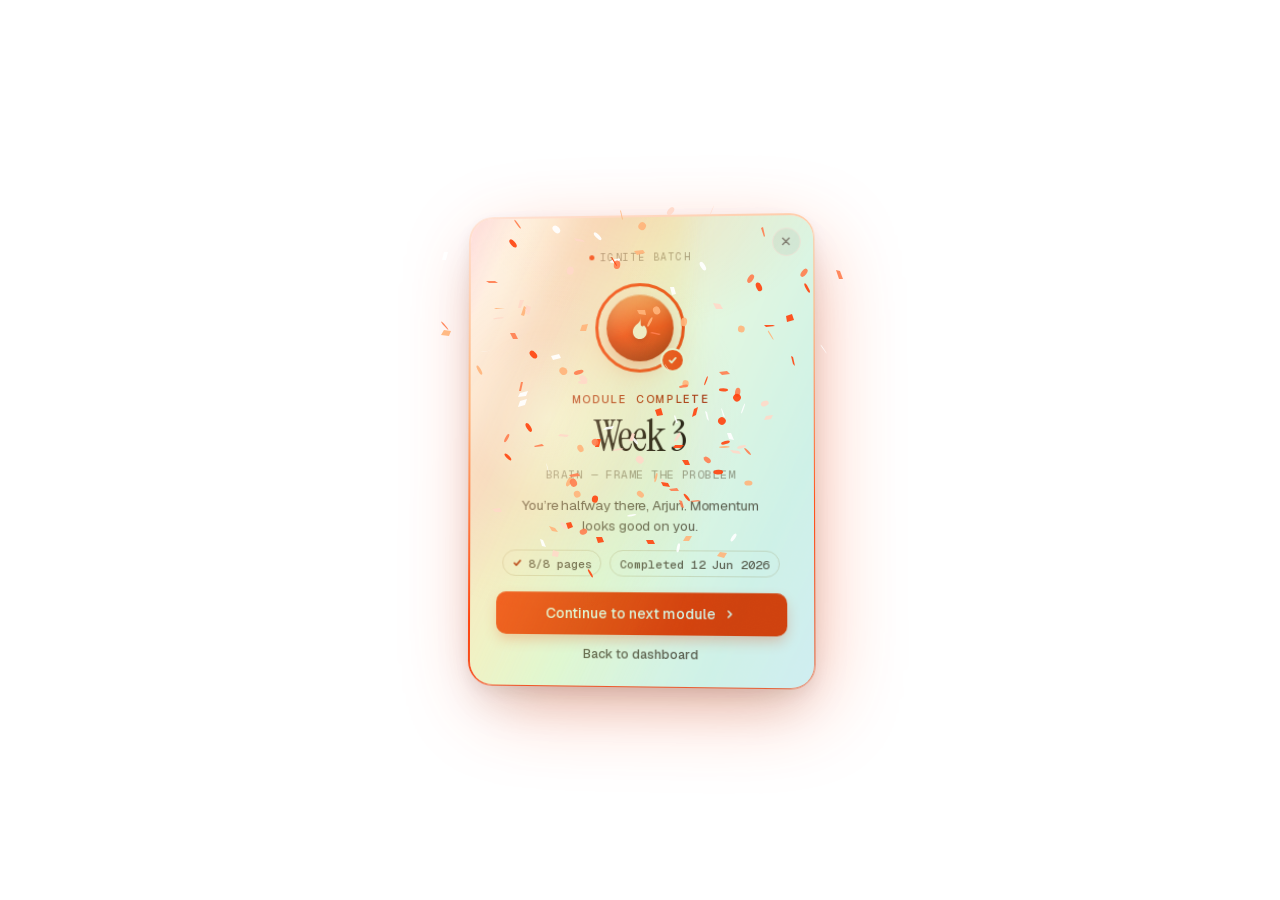
<file: assets/live/daylight-foil/index.html>
<!DOCTYPE html>
<html lang="en"><head><script>window.__resources = {};</script><script>/* shown inside the portfolio: never pull focus from the page */if(window.top!==window){HTMLElement.prototype.focus=function(){};}</script>
<meta charset="utf-8">
<meta name="viewport" content="width=device-width,initial-scale=1">
<title>UX Gym — Module Complete · Daylight Foil</title>
<link rel="preconnect" href="https://fonts.googleapis.com">
<link rel="preconnect" href="https://fonts.gstatic.com">
<style>/* cyrillic-ext */
@font-face {
  font-family: 'Geist';
  font-style: normal;
  font-weight: 400;
  font-display: swap;
  src: url("ec75b904.woff2") format('woff2');
  unicode-range: U+0460-052F, U+1C80-1C8A, U+20B4, U+2DE0-2DFF, U+A640-A69F, U+FE2E-FE2F;
}
/* cyrillic */
@font-face {
  font-family: 'Geist';
  font-style: normal;
  font-weight: 400;
  font-display: swap;
  src: url("89452542.woff2") format('woff2');
  unicode-range: U+0301, U+0400-045F, U+0490-0491, U+04B0-04B1, U+2116;
}
/* vietnamese */
@font-face {
  font-family: 'Geist';
  font-style: normal;
  font-weight: 400;
  font-display: swap;
  src: url("dd1a414c.woff2") format('woff2');
  unicode-range: U+0102-0103, U+0110-0111, U+0128-0129, U+0168-0169, U+01A0-01A1, U+01AF-01B0, U+0300-0301, U+0303-0304, U+0308-0309, U+0323, U+0329, U+1EA0-1EF9, U+20AB;
}
/* latin-ext */
@font-face {
  font-family: 'Geist';
  font-style: normal;
  font-weight: 400;
  font-display: swap;
  src: url("1aa82c93.woff2") format('woff2');
  unicode-range: U+0100-02BA, U+02BD-02C5, U+02C7-02CC, U+02CE-02D7, U+02DD-02FF, U+0304, U+0308, U+0329, U+1D00-1DBF, U+1E00-1E9F, U+1EF2-1EFF, U+2020, U+20A0-20AB, U+20AD-20C4, U+2113, U+2C60-2C7F, U+A720-A7FF;
}
/* latin */
@font-face {
  font-family: 'Geist';
  font-style: normal;
  font-weight: 400;
  font-display: swap;
  src: url("d819b877.woff2") format('woff2');
  unicode-range: U+0000-00FF, U+0131, U+0152-0153, U+02BB-02BC, U+02C6, U+02DA, U+02DC, U+0304, U+0308, U+0329, U+2000-206F, U+20AC, U+2122, U+2191, U+2193, U+2212, U+2215, U+FEFF, U+FFFD;
}
/* cyrillic-ext */
@font-face {
  font-family: 'Geist';
  font-style: normal;
  font-weight: 500;
  font-display: swap;
  src: url("ec75b904.woff2") format('woff2');
  unicode-range: U+0460-052F, U+1C80-1C8A, U+20B4, U+2DE0-2DFF, U+A640-A69F, U+FE2E-FE2F;
}
/* cyrillic */
@font-face {
  font-family: 'Geist';
  font-style: normal;
  font-weight: 500;
  font-display: swap;
  src: url("89452542.woff2") format('woff2');
  unicode-range: U+0301, U+0400-045F, U+0490-0491, U+04B0-04B1, U+2116;
}
/* vietnamese */
@font-face {
  font-family: 'Geist';
  font-style: normal;
  font-weight: 500;
  font-display: swap;
  src: url("dd1a414c.woff2") format('woff2');
  unicode-range: U+0102-0103, U+0110-0111, U+0128-0129, U+0168-0169, U+01A0-01A1, U+01AF-01B0, U+0300-0301, U+0303-0304, U+0308-0309, U+0323, U+0329, U+1EA0-1EF9, U+20AB;
}
/* latin-ext */
@font-face {
  font-family: 'Geist';
  font-style: normal;
  font-weight: 500;
  font-display: swap;
  src: url("1aa82c93.woff2") format('woff2');
  unicode-range: U+0100-02BA, U+02BD-02C5, U+02C7-02CC, U+02CE-02D7, U+02DD-02FF, U+0304, U+0308, U+0329, U+1D00-1DBF, U+1E00-1E9F, U+1EF2-1EFF, U+2020, U+20A0-20AB, U+20AD-20C4, U+2113, U+2C60-2C7F, U+A720-A7FF;
}
/* latin */
@font-face {
  font-family: 'Geist';
  font-style: normal;
  font-weight: 500;
  font-display: swap;
  src: url("d819b877.woff2") format('woff2');
  unicode-range: U+0000-00FF, U+0131, U+0152-0153, U+02BB-02BC, U+02C6, U+02DA, U+02DC, U+0304, U+0308, U+0329, U+2000-206F, U+20AC, U+2122, U+2191, U+2193, U+2212, U+2215, U+FEFF, U+FFFD;
}
/* cyrillic-ext */
@font-face {
  font-family: 'Geist';
  font-style: normal;
  font-weight: 600;
  font-display: swap;
  src: url("ec75b904.woff2") format('woff2');
  unicode-range: U+0460-052F, U+1C80-1C8A, U+20B4, U+2DE0-2DFF, U+A640-A69F, U+FE2E-FE2F;
}
/* cyrillic */
@font-face {
  font-family: 'Geist';
  font-style: normal;
  font-weight: 600;
  font-display: swap;
  src: url("89452542.woff2") format('woff2');
  unicode-range: U+0301, U+0400-045F, U+0490-0491, U+04B0-04B1, U+2116;
}
/* vietnamese */
@font-face {
  font-family: 'Geist';
  font-style: normal;
  font-weight: 600;
  font-display: swap;
  src: url("dd1a414c.woff2") format('woff2');
  unicode-range: U+0102-0103, U+0110-0111, U+0128-0129, U+0168-0169, U+01A0-01A1, U+01AF-01B0, U+0300-0301, U+0303-0304, U+0308-0309, U+0323, U+0329, U+1EA0-1EF9, U+20AB;
}
/* latin-ext */
@font-face {
  font-family: 'Geist';
  font-style: normal;
  font-weight: 600;
  font-display: swap;
  src: url("1aa82c93.woff2") format('woff2');
  unicode-range: U+0100-02BA, U+02BD-02C5, U+02C7-02CC, U+02CE-02D7, U+02DD-02FF, U+0304, U+0308, U+0329, U+1D00-1DBF, U+1E00-1E9F, U+1EF2-1EFF, U+2020, U+20A0-20AB, U+20AD-20C4, U+2113, U+2C60-2C7F, U+A720-A7FF;
}
/* latin */
@font-face {
  font-family: 'Geist';
  font-style: normal;
  font-weight: 600;
  font-display: swap;
  src: url("d819b877.woff2") format('woff2');
  unicode-range: U+0000-00FF, U+0131, U+0152-0153, U+02BB-02BC, U+02C6, U+02DA, U+02DC, U+0304, U+0308, U+0329, U+2000-206F, U+20AC, U+2122, U+2191, U+2193, U+2212, U+2215, U+FEFF, U+FFFD;
}
/* cyrillic-ext */
@font-face {
  font-family: 'Geist';
  font-style: normal;
  font-weight: 700;
  font-display: swap;
  src: url("ec75b904.woff2") format('woff2');
  unicode-range: U+0460-052F, U+1C80-1C8A, U+20B4, U+2DE0-2DFF, U+A640-A69F, U+FE2E-FE2F;
}
/* cyrillic */
@font-face {
  font-family: 'Geist';
  font-style: normal;
  font-weight: 700;
  font-display: swap;
  src: url("89452542.woff2") format('woff2');
  unicode-range: U+0301, U+0400-045F, U+0490-0491, U+04B0-04B1, U+2116;
}
/* vietnamese */
@font-face {
  font-family: 'Geist';
  font-style: normal;
  font-weight: 700;
  font-display: swap;
  src: url("dd1a414c.woff2") format('woff2');
  unicode-range: U+0102-0103, U+0110-0111, U+0128-0129, U+0168-0169, U+01A0-01A1, U+01AF-01B0, U+0300-0301, U+0303-0304, U+0308-0309, U+0323, U+0329, U+1EA0-1EF9, U+20AB;
}
/* latin-ext */
@font-face {
  font-family: 'Geist';
  font-style: normal;
  font-weight: 700;
  font-display: swap;
  src: url("1aa82c93.woff2") format('woff2');
  unicode-range: U+0100-02BA, U+02BD-02C5, U+02C7-02CC, U+02CE-02D7, U+02DD-02FF, U+0304, U+0308, U+0329, U+1D00-1DBF, U+1E00-1E9F, U+1EF2-1EFF, U+2020, U+20A0-20AB, U+20AD-20C4, U+2113, U+2C60-2C7F, U+A720-A7FF;
}
/* latin */
@font-face {
  font-family: 'Geist';
  font-style: normal;
  font-weight: 700;
  font-display: swap;
  src: url("d819b877.woff2") format('woff2');
  unicode-range: U+0000-00FF, U+0131, U+0152-0153, U+02BB-02BC, U+02C6, U+02DA, U+02DC, U+0304, U+0308, U+0329, U+2000-206F, U+20AC, U+2122, U+2191, U+2193, U+2212, U+2215, U+FEFF, U+FFFD;
}
/* cyrillic-ext */
@font-face {
  font-family: 'Geist Mono';
  font-style: normal;
  font-weight: 400;
  font-display: swap;
  src: url("f945d883.woff2") format('woff2');
  unicode-range: U+0460-052F, U+1C80-1C8A, U+20B4, U+2DE0-2DFF, U+A640-A69F, U+FE2E-FE2F;
}
/* cyrillic */
@font-face {
  font-family: 'Geist Mono';
  font-style: normal;
  font-weight: 400;
  font-display: swap;
  src: url("6453cc4c.woff2") format('woff2');
  unicode-range: U+0301, U+0400-045F, U+0490-0491, U+04B0-04B1, U+2116;
}
/* symbols2 */
@font-face {
  font-family: 'Geist Mono';
  font-style: normal;
  font-weight: 400;
  font-display: swap;
  src: url("a166a961.woff2") format('woff2');
  unicode-range: U+2000-2001, U+2004-2008, U+200A, U+23B8-23BD, U+2500-259F;
}
/* vietnamese */
@font-face {
  font-family: 'Geist Mono';
  font-style: normal;
  font-weight: 400;
  font-display: swap;
  src: url("705911cd.woff2") format('woff2');
  unicode-range: U+0102-0103, U+0110-0111, U+0128-0129, U+0168-0169, U+01A0-01A1, U+01AF-01B0, U+0300-0301, U+0303-0304, U+0308-0309, U+0323, U+0329, U+1EA0-1EF9, U+20AB;
}
/* latin-ext */
@font-face {
  font-family: 'Geist Mono';
  font-style: normal;
  font-weight: 400;
  font-display: swap;
  src: url("a500006e.woff2") format('woff2');
  unicode-range: U+0100-02BA, U+02BD-02C5, U+02C7-02CC, U+02CE-02D7, U+02DD-02FF, U+0304, U+0308, U+0329, U+1D00-1DBF, U+1E00-1E9F, U+1EF2-1EFF, U+2020, U+20A0-20AB, U+20AD-20C4, U+2113, U+2C60-2C7F, U+A720-A7FF;
}
/* latin */
@font-face {
  font-family: 'Geist Mono';
  font-style: normal;
  font-weight: 400;
  font-display: swap;
  src: url("4504f311.woff2") format('woff2');
  unicode-range: U+0000-00FF, U+0131, U+0152-0153, U+02BB-02BC, U+02C6, U+02DA, U+02DC, U+0304, U+0308, U+0329, U+2000-206F, U+20AC, U+2122, U+2191, U+2193, U+2212, U+2215, U+FEFF, U+FFFD;
}
/* cyrillic-ext */
@font-face {
  font-family: 'Geist Mono';
  font-style: normal;
  font-weight: 500;
  font-display: swap;
  src: url("f945d883.woff2") format('woff2');
  unicode-range: U+0460-052F, U+1C80-1C8A, U+20B4, U+2DE0-2DFF, U+A640-A69F, U+FE2E-FE2F;
}
/* cyrillic */
@font-face {
  font-family: 'Geist Mono';
  font-style: normal;
  font-weight: 500;
  font-display: swap;
  src: url("6453cc4c.woff2") format('woff2');
  unicode-range: U+0301, U+0400-045F, U+0490-0491, U+04B0-04B1, U+2116;
}
/* symbols2 */
@font-face {
  font-family: 'Geist Mono';
  font-style: normal;
  font-weight: 500;
  font-display: swap;
  src: url("a166a961.woff2") format('woff2');
  unicode-range: U+2000-2001, U+2004-2008, U+200A, U+23B8-23BD, U+2500-259F;
}
/* vietnamese */
@font-face {
  font-family: 'Geist Mono';
  font-style: normal;
  font-weight: 500;
  font-display: swap;
  src: url("705911cd.woff2") format('woff2');
  unicode-range: U+0102-0103, U+0110-0111, U+0128-0129, U+0168-0169, U+01A0-01A1, U+01AF-01B0, U+0300-0301, U+0303-0304, U+0308-0309, U+0323, U+0329, U+1EA0-1EF9, U+20AB;
}
/* latin-ext */
@font-face {
  font-family: 'Geist Mono';
  font-style: normal;
  font-weight: 500;
  font-display: swap;
  src: url("a500006e.woff2") format('woff2');
  unicode-range: U+0100-02BA, U+02BD-02C5, U+02C7-02CC, U+02CE-02D7, U+02DD-02FF, U+0304, U+0308, U+0329, U+1D00-1DBF, U+1E00-1E9F, U+1EF2-1EFF, U+2020, U+20A0-20AB, U+20AD-20C4, U+2113, U+2C60-2C7F, U+A720-A7FF;
}
/* latin */
@font-face {
  font-family: 'Geist Mono';
  font-style: normal;
  font-weight: 500;
  font-display: swap;
  src: url("4504f311.woff2") format('woff2');
  unicode-range: U+0000-00FF, U+0131, U+0152-0153, U+02BB-02BC, U+02C6, U+02DA, U+02DC, U+0304, U+0308, U+0329, U+2000-206F, U+20AC, U+2122, U+2191, U+2193, U+2212, U+2215, U+FEFF, U+FFFD;
}
/* cyrillic-ext */
@font-face {
  font-family: 'Geist Mono';
  font-style: normal;
  font-weight: 600;
  font-display: swap;
  src: url("f945d883.woff2") format('woff2');
  unicode-range: U+0460-052F, U+1C80-1C8A, U+20B4, U+2DE0-2DFF, U+A640-A69F, U+FE2E-FE2F;
}
/* cyrillic */
@font-face {
  font-family: 'Geist Mono';
  font-style: normal;
  font-weight: 600;
  font-display: swap;
  src: url("6453cc4c.woff2") format('woff2');
  unicode-range: U+0301, U+0400-045F, U+0490-0491, U+04B0-04B1, U+2116;
}
/* symbols2 */
@font-face {
  font-family: 'Geist Mono';
  font-style: normal;
  font-weight: 600;
  font-display: swap;
  src: url("a166a961.woff2") format('woff2');
  unicode-range: U+2000-2001, U+2004-2008, U+200A, U+23B8-23BD, U+2500-259F;
}
/* vietnamese */
@font-face {
  font-family: 'Geist Mono';
  font-style: normal;
  font-weight: 600;
  font-display: swap;
  src: url("705911cd.woff2") format('woff2');
  unicode-range: U+0102-0103, U+0110-0111, U+0128-0129, U+0168-0169, U+01A0-01A1, U+01AF-01B0, U+0300-0301, U+0303-0304, U+0308-0309, U+0323, U+0329, U+1EA0-1EF9, U+20AB;
}
/* latin-ext */
@font-face {
  font-family: 'Geist Mono';
  font-style: normal;
  font-weight: 600;
  font-display: swap;
  src: url("a500006e.woff2") format('woff2');
  unicode-range: U+0100-02BA, U+02BD-02C5, U+02C7-02CC, U+02CE-02D7, U+02DD-02FF, U+0304, U+0308, U+0329, U+1D00-1DBF, U+1E00-1E9F, U+1EF2-1EFF, U+2020, U+20A0-20AB, U+20AD-20C4, U+2113, U+2C60-2C7F, U+A720-A7FF;
}
/* latin */
@font-face {
  font-family: 'Geist Mono';
  font-style: normal;
  font-weight: 600;
  font-display: swap;
  src: url("4504f311.woff2") format('woff2');
  unicode-range: U+0000-00FF, U+0131, U+0152-0153, U+02BB-02BC, U+02C6, U+02DA, U+02DC, U+0304, U+0308, U+0329, U+2000-206F, U+20AC, U+2122, U+2191, U+2193, U+2212, U+2215, U+FEFF, U+FFFD;
}
/* cyrillic-ext */
@font-face {
  font-family: 'Geist Mono';
  font-style: normal;
  font-weight: 700;
  font-display: swap;
  src: url("f945d883.woff2") format('woff2');
  unicode-range: U+0460-052F, U+1C80-1C8A, U+20B4, U+2DE0-2DFF, U+A640-A69F, U+FE2E-FE2F;
}
/* cyrillic */
@font-face {
  font-family: 'Geist Mono';
  font-style: normal;
  font-weight: 700;
  font-display: swap;
  src: url("6453cc4c.woff2") format('woff2');
  unicode-range: U+0301, U+0400-045F, U+0490-0491, U+04B0-04B1, U+2116;
}
/* symbols2 */
@font-face {
  font-family: 'Geist Mono';
  font-style: normal;
  font-weight: 700;
  font-display: swap;
  src: url("a166a961.woff2") format('woff2');
  unicode-range: U+2000-2001, U+2004-2008, U+200A, U+23B8-23BD, U+2500-259F;
}
/* vietnamese */
@font-face {
  font-family: 'Geist Mono';
  font-style: normal;
  font-weight: 700;
  font-display: swap;
  src: url("705911cd.woff2") format('woff2');
  unicode-range: U+0102-0103, U+0110-0111, U+0128-0129, U+0168-0169, U+01A0-01A1, U+01AF-01B0, U+0300-0301, U+0303-0304, U+0308-0309, U+0323, U+0329, U+1EA0-1EF9, U+20AB;
}
/* latin-ext */
@font-face {
  font-family: 'Geist Mono';
  font-style: normal;
  font-weight: 700;
  font-display: swap;
  src: url("a500006e.woff2") format('woff2');
  unicode-range: U+0100-02BA, U+02BD-02C5, U+02C7-02CC, U+02CE-02D7, U+02DD-02FF, U+0304, U+0308, U+0329, U+1D00-1DBF, U+1E00-1E9F, U+1EF2-1EFF, U+2020, U+20A0-20AB, U+20AD-20C4, U+2113, U+2C60-2C7F, U+A720-A7FF;
}
/* latin */
@font-face {
  font-family: 'Geist Mono';
  font-style: normal;
  font-weight: 700;
  font-display: swap;
  src: url("4504f311.woff2") format('woff2');
  unicode-range: U+0000-00FF, U+0131, U+0152-0153, U+02BB-02BC, U+02C6, U+02DA, U+02DC, U+0304, U+0308, U+0329, U+2000-206F, U+20AC, U+2122, U+2191, U+2193, U+2212, U+2215, U+FEFF, U+FFFD;
}
/* latin-ext */
@font-face {
  font-family: 'Instrument Serif';
  font-style: italic;
  font-weight: 400;
  font-display: swap;
  src: url("c3171343.woff2") format('woff2');
  unicode-range: U+0100-02BA, U+02BD-02C5, U+02C7-02CC, U+02CE-02D7, U+02DD-02FF, U+0304, U+0308, U+0329, U+1D00-1DBF, U+1E00-1E9F, U+1EF2-1EFF, U+2020, U+20A0-20AB, U+20AD-20C4, U+2113, U+2C60-2C7F, U+A720-A7FF;
}
/* latin */
@font-face {
  font-family: 'Instrument Serif';
  font-style: italic;
  font-weight: 400;
  font-display: swap;
  src: url("43073a48.woff2") format('woff2');
  unicode-range: U+0000-00FF, U+0131, U+0152-0153, U+02BB-02BC, U+02C6, U+02DA, U+02DC, U+0304, U+0308, U+0329, U+2000-206F, U+20AC, U+2122, U+2191, U+2193, U+2212, U+2215, U+FEFF, U+FFFD;
}
/* latin-ext */
@font-face {
  font-family: 'Instrument Serif';
  font-style: normal;
  font-weight: 400;
  font-display: swap;
  src: url("0ec8c934.woff2") format('woff2');
  unicode-range: U+0100-02BA, U+02BD-02C5, U+02C7-02CC, U+02CE-02D7, U+02DD-02FF, U+0304, U+0308, U+0329, U+1D00-1DBF, U+1E00-1E9F, U+1EF2-1EFF, U+2020, U+20A0-20AB, U+20AD-20C4, U+2113, U+2C60-2C7F, U+A720-A7FF;
}
/* latin */
@font-face {
  font-family: 'Instrument Serif';
  font-style: normal;
  font-weight: 400;
  font-display: swap;
  src: url("20f4c584.woff2") format('woff2');
  unicode-range: U+0000-00FF, U+0131, U+0152-0153, U+02BB-02BC, U+02C6, U+02DA, U+02DC, U+0304, U+0308, U+0329, U+2000-206F, U+20AC, U+2122, U+2191, U+2193, U+2212, U+2215, U+FEFF, U+FFFD;
}
</style>
<style>/* UX Gym — design tokens */
:root {
  /* Brand — used like a weapon, not decoration */
  --orange: #FF450F;
  --orange-ink: #B82F08;   /* WCAG-safe orange on light bg */
  --orange-wash: #FFEEEA;
  --orange-glow: rgba(255, 69, 15, 0.14);

  /* Surfaces — warm, gym-quiet, not sterile */
  --bg: #F7F4EE;            /* page background */
  --surface: #FFFFFF;       /* cards */
  --surface-2: #F1ECE2;     /* subtle elevation / nested */
  --surface-dark: #0E0D0B;  /* atmospheric / hero moments */
  --surface-dark-2: #1A1714;

  /* Ink */
  --ink: #15110D;
  --ink-2: #6B6358;         /* secondary */
  --ink-3: #A8A095;         /* tertiary */
  --ink-on-dark: #FAF8F3;
  --ink-on-dark-2: #B8B0A2;

  /* Borders */
  --line: #EAE3D5;
  --line-strong: #D8CFBD;
  --line-dark: rgba(255,255,255,0.08);

  /* Type — body/UI grotesque, editorial serif, mono for metrics */
  --font-ui: 'Geist', 'Inter', ui-sans-serif, system-ui, -apple-system, sans-serif;
  --font-display: 'Instrument Serif', 'Times New Roman', Georgia, serif;
  --font-mono: 'Geist Mono', 'JetBrains Mono', ui-monospace, monospace;

  /* Radii */
  --r-sm: 6px;
  --r-md: 10px;
  --r-lg: 16px;
  --r-xl: 22px;
  --r-2xl: 32px;

  /* Shadows — restrained, Linear-style */
  --shadow-sm: 0 1px 2px rgba(20,15,10,0.04), 0 1px 0 rgba(20,15,10,0.02);
  --shadow-md: 0 4px 12px rgba(20,15,10,0.05), 0 1px 2px rgba(20,15,10,0.04);
  --shadow-lg: 0 24px 48px -16px rgba(20,15,10,0.18), 0 6px 16px rgba(20,15,10,0.06);
}

/* Reset just inside artboards */
.uxg, .uxg * {
  box-sizing: border-box;
}
.uxg {
  font-family: var(--font-ui);
  color: var(--ink);
  background: var(--bg);
  width: 100%;
  height: 100%;
  font-feature-settings: 'ss01', 'cv11';
  -webkit-font-smoothing: antialiased;
  font-smooth: always;
  letter-spacing: -0.005em;
}

/* Type utilities */
.uxg .display-xl   { font-family: var(--font-display); font-weight: 400; font-size: 144px; line-height: 0.92; letter-spacing: -0.04em; }
.uxg .display-l    { font-family: var(--font-display); font-weight: 400; font-size: 96px;  line-height: 0.94; letter-spacing: -0.035em; }
.uxg .display-m    { font-family: var(--font-display); font-weight: 400; font-size: 64px;  line-height: 0.98; letter-spacing: -0.03em; }
.uxg .display-s    { font-family: var(--font-display); font-weight: 400; font-size: 44px;  line-height: 1.02; letter-spacing: -0.02em; }
.uxg .h1           { font-weight: 600; font-size: 36px; line-height: 1.08; letter-spacing: -0.022em; }
.uxg .h2           { font-weight: 600; font-size: 24px; line-height: 1.18; letter-spacing: -0.018em; }
.uxg .h3           { font-weight: 600; font-size: 18px; line-height: 1.3;  letter-spacing: -0.012em; }
.uxg .body-l       { font-weight: 400; font-size: 19px; line-height: 1.6;  letter-spacing: -0.008em; }
.uxg .body         { font-weight: 400; font-size: 15px; line-height: 1.55; letter-spacing: -0.005em; }
.uxg .body-s       { font-weight: 400; font-size: 13.5px; line-height: 1.5; letter-spacing: -0.003em; }
.uxg .caption      { font-weight: 500; font-size: 11.5px; line-height: 1.3; letter-spacing: 0.1em; text-transform: uppercase; }
.uxg .mono         { font-family: var(--font-mono); font-feature-settings: 'tnum','zero'; }
.uxg .mono-l       { font-family: var(--font-mono); font-size: 14px; letter-spacing: 0.02em; }
.uxg .mono-s       { font-family: var(--font-mono); font-size: 11.5px; letter-spacing: 0.04em; }
.uxg .it           { font-style: italic; }

/* Element niceties */
.uxg button { font-family: inherit; cursor: pointer; border: 0; background: transparent; color: inherit; padding: 0; }
.uxg a { color: inherit; text-decoration: none; }
.uxg p { margin: 0; }
.uxg h1, .uxg h2, .uxg h3, .uxg h4 { margin: 0; font-weight: inherit; }

/* Flame mark */
.uxg .flame {
  width: 22px; height: 22px;
  border-radius: 6px;
  background: linear-gradient(180deg, #FFB47A 0%, var(--orange) 55%, #C2350A 100%);
  display: inline-flex; align-items: center; justify-content: center;
  color: white;
  box-shadow: 0 1px 0 rgba(255,255,255,0.4) inset, 0 4px 10px rgba(255,69,15,0.25);
  flex: 0 0 auto;
}

/* Bigger flame variant */
.uxg .flame-lg { width: 32px; height: 32px; border-radius: 9px; }

/* Generic chip */
.uxg .chip {
  display: inline-flex; align-items: center; gap: 6px;
  height: 24px; padding: 0 9px;
  border-radius: 999px;
  background: var(--surface);
  border: 1px solid var(--line);
  font-size: 12px; font-weight: 500;
  color: var(--ink-2);
}
.uxg .chip-orange {
  background: var(--orange-wash);
  border-color: rgba(255,69,15,0.22);
  color: var(--orange-ink);
}
.uxg .chip-dark {
  background: rgba(255,255,255,0.08);
  border-color: rgba(255,255,255,0.12);
  color: var(--ink-on-dark);
}

/* Buttons */
.uxg .btn {
  display: inline-flex; align-items: center; justify-content: center; gap: 8px;
  height: 40px; padding: 0 18px;
  border-radius: 10px;
  font-weight: 500; font-size: 14px;
  transition: transform .12s, box-shadow .15s, background .15s;
}
.uxg .btn-primary {
  background: var(--orange);
  color: white;
  box-shadow: 0 1px 0 rgba(255,255,255,0.3) inset, 0 6px 14px -2px rgba(255,69,15,0.32);
}
.uxg .btn-primary:hover { transform: translateY(-1px); }
.uxg .btn-ghost {
  color: var(--ink);
  background: transparent;
  border: 1px solid var(--line-strong);
}
.uxg .btn-dark {
  background: rgba(255,255,255,0.1);
  color: white;
  border: 1px solid rgba(255,255,255,0.12);
}

/* Streak flame dot */
.uxg .dot { width: 6px; height: 6px; border-radius: 999px; background: currentColor; display:inline-block; }

/* Scrollbar reset within artboards */
.uxg::-webkit-scrollbar, .uxg *::-webkit-scrollbar { display: none; }
.uxg, .uxg * { scrollbar-width: none; }
</style>
<style>html,body{margin:0;padding:0;height:100%;background:#f0eee9}body{font-family:'Geist',system-ui,sans-serif}#root{width:100%;height:100vh;position:relative;overflow:hidden}a{color:var(--orange-ink,#BF360A)}a:hover{color:var(--orange,#FF450F)}</style>

</head>
<body>
<div id="root"></div>
<script src="react.production.min.js"></script>
<script src="react-dom.production.min.js"></script>
<script src="00dca65e.js"></script>
<script src="933b8ad6.c.js"></script>
<script src="925a18b2.c.js"></script>
<script src="c0205972.c.js"></script>
<script src="ea08915c.c.js"></script>
<script>ReactDOM.createRoot(document.getElementById('root')).render(/*#__PURE__*/React.createElement(CelebrationDaylight, null));
(function () {
  var R = document.getElementById('root');
  R.style.visibility = 'hidden';
  var st = document.createElement('style');
  st.textContent = 'html,body{background:transparent!important;overflow:hidden!important}button{pointer-events:none!important}.celebBackdrop,.celebSpring,.celebRise,.celebPop,.celebStamp{animation:none!important;opacity:1!important}';
  document.head.appendChild(st);
  var card = null,
    tries = 0;
  function find() {
    return [].find.call(document.querySelectorAll('div'), function (e) {
      return e.offsetWidth > 330 && e.offsetWidth < 345 && e.offsetHeight > 440 && e.offsetHeight < 480;
    });
  }
  function clean() {
    card = find();
    if (!card) {
      if (tries++ < 200) return requestAnimationFrame(clean);
      R.style.visibility = 'visible';
      return;
    }
    for (var el = card; el && el !== R; el = el.parentElement) {
      el.style.setProperty('background', 'transparent', 'important');
      var p = el.parentElement;
      if (!p) break;
      [].forEach.call(p.children, function (sb) {
        if (sb === el || /^(CANVAS|STYLE|SCRIPT)$/.test(sb.tagName)) return;
        sb.style.setProperty('display', 'none', 'important');
      });
    }
    R.style.visibility = 'visible';
    sway();
  }
  var user = false,
    t0 = 0;
  document.addEventListener('mousemove', function (e) {
    if (e.isTrusted) {
      user = true;
      clearTimeout(window.__uh);
      window.__uh = setTimeout(function () {
        user = false;
      }, 2500);
    }
  }, true);
  function sway() {
    /* the card's own tilt and foil, driven on a loop until a real visitor
       moves over it: rest straight, sweep across, settle straight again */
    var tg = [].find.call(document.querySelectorAll('div'), function (e) {
      var k = Object.keys(e).find(function (n) { return n.indexOf('__reactProps') === 0; });
      return k && e[k].onMouseMove && e.offsetWidth > 300;
    });
    if (!tg) return;
    var inner = tg.querySelector('div') || tg, CYCLE = 5.2, wasOut = true;
    requestAnimationFrame(function tick(t) {
      requestAnimationFrame(tick);
      if (user) { wasOut = true; return; }
      if (!t0) t0 = t;
      var k = ((t - t0) / 1000) % CYCLE;
      if (k < .5 || k > 4.5) {
        if (!wasOut) { inner.dispatchEvent(new MouseEvent('mouseout', { bubbles: true, relatedTarget: document.body })); tg.dispatchEvent(new MouseEvent('mouseleave', { bubbles: false })); }
        wasOut = true; return;
      }
      var p = (k - .5) / 4.0, e = p * p * (3 - 2 * p), r = tg.getBoundingClientRect();
      var x = r.left + r.width * (.12 + .76 * e), y = r.top + r.height * (.30 + .30 * Math.sin(e * Math.PI));
      var o = { clientX: x, clientY: y, bubbles: true, view: window };
      if (wasOut) { inner.dispatchEvent(new MouseEvent('mouseover', { bubbles: true, clientX: x, clientY: y, relatedTarget: document.body })); wasOut = false; }
      inner.dispatchEvent(new MouseEvent('mousemove', o));
    });
  }
  requestAnimationFrame(clean);
})();</script>


</body></html>
</file>
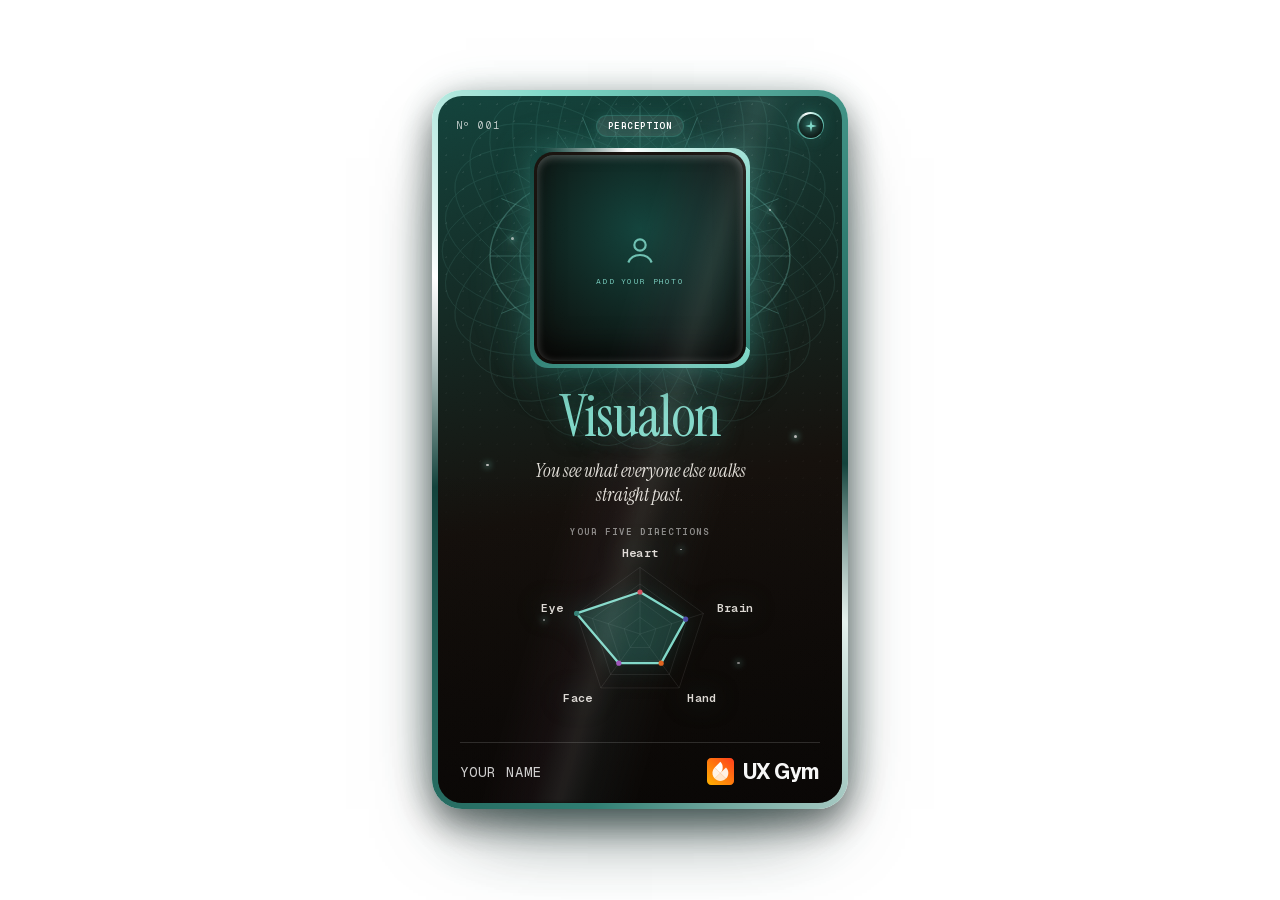
<file: assets/live/pk-card/index.html>
<!DOCTYPE html>
<html lang="en"><head><script>window.__resources = {};</script><style>/* the five last-page cards float, each on its own beat, the way they drift on the quiz page */#root>div:not(#pkc){animation:pkFloat 6s ease-in-out infinite;transform-style:preserve-3d;will-change:transform}#root>div:not(#pkc):nth-child(2){animation-delay:-1.2s}#root>div:not(#pkc):nth-child(3){animation-delay:-2.4s}#root>div:not(#pkc):nth-child(4){animation-delay:-3.6s}#root>div:not(#pkc):nth-child(5){animation-delay:-4.8s}#root{perspective:1400px}@keyframes pkFloat{0%,100%{transform:translateY(0)}50%{transform:translateY(-14px)}}#root>div:not(#pkc):hover{animation-play-state:paused}@media (prefers-reduced-motion:reduce){#root>div{animation:none!important}}</style><script>/* shown inside the portfolio: never pull focus from the page */if(window.top!==window){HTMLElement.prototype.focus=function(){};}</script>
<meta charset="utf-8">
<meta name="viewport" content="width=device-width,initial-scale=1">
<link rel="icon" type="image/svg+xml" href="6809e7ec.svg">
<title>UX Gym — The UX Pokémon you are</title>

<link rel="preconnect" href="https://fonts.googleapis.com">
<link rel="preconnect" href="https://fonts.gstatic.com">
<style>/* cyrillic-ext */
@font-face {
  font-family: 'Geist';
  font-style: normal;
  font-weight: 400;
  font-display: swap;
  src: url("8ff16b52.woff2") format('woff2');
  unicode-range: U+0460-052F, U+1C80-1C8A, U+20B4, U+2DE0-2DFF, U+A640-A69F, U+FE2E-FE2F;
}
/* cyrillic */
@font-face {
  font-family: 'Geist';
  font-style: normal;
  font-weight: 400;
  font-display: swap;
  src: url("e351ff6e.woff2") format('woff2');
  unicode-range: U+0301, U+0400-045F, U+0490-0491, U+04B0-04B1, U+2116;
}
/* vietnamese */
@font-face {
  font-family: 'Geist';
  font-style: normal;
  font-weight: 400;
  font-display: swap;
  src: url("7cfb3acb.woff2") format('woff2');
  unicode-range: U+0102-0103, U+0110-0111, U+0128-0129, U+0168-0169, U+01A0-01A1, U+01AF-01B0, U+0300-0301, U+0303-0304, U+0308-0309, U+0323, U+0329, U+1EA0-1EF9, U+20AB;
}
/* latin-ext */
@font-face {
  font-family: 'Geist';
  font-style: normal;
  font-weight: 400;
  font-display: swap;
  src: url("a7b065f7.woff2") format('woff2');
  unicode-range: U+0100-02BA, U+02BD-02C5, U+02C7-02CC, U+02CE-02D7, U+02DD-02FF, U+0304, U+0308, U+0329, U+1D00-1DBF, U+1E00-1E9F, U+1EF2-1EFF, U+2020, U+20A0-20AB, U+20AD-20C0, U+2113, U+2C60-2C7F, U+A720-A7FF;
}
/* latin */
@font-face {
  font-family: 'Geist';
  font-style: normal;
  font-weight: 400;
  font-display: swap;
  src: url("2e23cfba.woff2") format('woff2');
  unicode-range: U+0000-00FF, U+0131, U+0152-0153, U+02BB-02BC, U+02C6, U+02DA, U+02DC, U+0304, U+0308, U+0329, U+2000-206F, U+20AC, U+2122, U+2191, U+2193, U+2212, U+2215, U+FEFF, U+FFFD;
}
/* cyrillic-ext */
@font-face {
  font-family: 'Geist';
  font-style: normal;
  font-weight: 500;
  font-display: swap;
  src: url("8ff16b52.woff2") format('woff2');
  unicode-range: U+0460-052F, U+1C80-1C8A, U+20B4, U+2DE0-2DFF, U+A640-A69F, U+FE2E-FE2F;
}
/* cyrillic */
@font-face {
  font-family: 'Geist';
  font-style: normal;
  font-weight: 500;
  font-display: swap;
  src: url("e351ff6e.woff2") format('woff2');
  unicode-range: U+0301, U+0400-045F, U+0490-0491, U+04B0-04B1, U+2116;
}
/* vietnamese */
@font-face {
  font-family: 'Geist';
  font-style: normal;
  font-weight: 500;
  font-display: swap;
  src: url("7cfb3acb.woff2") format('woff2');
  unicode-range: U+0102-0103, U+0110-0111, U+0128-0129, U+0168-0169, U+01A0-01A1, U+01AF-01B0, U+0300-0301, U+0303-0304, U+0308-0309, U+0323, U+0329, U+1EA0-1EF9, U+20AB;
}
/* latin-ext */
@font-face {
  font-family: 'Geist';
  font-style: normal;
  font-weight: 500;
  font-display: swap;
  src: url("a7b065f7.woff2") format('woff2');
  unicode-range: U+0100-02BA, U+02BD-02C5, U+02C7-02CC, U+02CE-02D7, U+02DD-02FF, U+0304, U+0308, U+0329, U+1D00-1DBF, U+1E00-1E9F, U+1EF2-1EFF, U+2020, U+20A0-20AB, U+20AD-20C0, U+2113, U+2C60-2C7F, U+A720-A7FF;
}
/* latin */
@font-face {
  font-family: 'Geist';
  font-style: normal;
  font-weight: 500;
  font-display: swap;
  src: url("2e23cfba.woff2") format('woff2');
  unicode-range: U+0000-00FF, U+0131, U+0152-0153, U+02BB-02BC, U+02C6, U+02DA, U+02DC, U+0304, U+0308, U+0329, U+2000-206F, U+20AC, U+2122, U+2191, U+2193, U+2212, U+2215, U+FEFF, U+FFFD;
}
/* cyrillic-ext */
@font-face {
  font-family: 'Geist';
  font-style: normal;
  font-weight: 600;
  font-display: swap;
  src: url("8ff16b52.woff2") format('woff2');
  unicode-range: U+0460-052F, U+1C80-1C8A, U+20B4, U+2DE0-2DFF, U+A640-A69F, U+FE2E-FE2F;
}
/* cyrillic */
@font-face {
  font-family: 'Geist';
  font-style: normal;
  font-weight: 600;
  font-display: swap;
  src: url("e351ff6e.woff2") format('woff2');
  unicode-range: U+0301, U+0400-045F, U+0490-0491, U+04B0-04B1, U+2116;
}
/* vietnamese */
@font-face {
  font-family: 'Geist';
  font-style: normal;
  font-weight: 600;
  font-display: swap;
  src: url("7cfb3acb.woff2") format('woff2');
  unicode-range: U+0102-0103, U+0110-0111, U+0128-0129, U+0168-0169, U+01A0-01A1, U+01AF-01B0, U+0300-0301, U+0303-0304, U+0308-0309, U+0323, U+0329, U+1EA0-1EF9, U+20AB;
}
/* latin-ext */
@font-face {
  font-family: 'Geist';
  font-style: normal;
  font-weight: 600;
  font-display: swap;
  src: url("a7b065f7.woff2") format('woff2');
  unicode-range: U+0100-02BA, U+02BD-02C5, U+02C7-02CC, U+02CE-02D7, U+02DD-02FF, U+0304, U+0308, U+0329, U+1D00-1DBF, U+1E00-1E9F, U+1EF2-1EFF, U+2020, U+20A0-20AB, U+20AD-20C0, U+2113, U+2C60-2C7F, U+A720-A7FF;
}
/* latin */
@font-face {
  font-family: 'Geist';
  font-style: normal;
  font-weight: 600;
  font-display: swap;
  src: url("2e23cfba.woff2") format('woff2');
  unicode-range: U+0000-00FF, U+0131, U+0152-0153, U+02BB-02BC, U+02C6, U+02DA, U+02DC, U+0304, U+0308, U+0329, U+2000-206F, U+20AC, U+2122, U+2191, U+2193, U+2212, U+2215, U+FEFF, U+FFFD;
}
/* cyrillic-ext */
@font-face {
  font-family: 'Geist';
  font-style: normal;
  font-weight: 700;
  font-display: swap;
  src: url("8ff16b52.woff2") format('woff2');
  unicode-range: U+0460-052F, U+1C80-1C8A, U+20B4, U+2DE0-2DFF, U+A640-A69F, U+FE2E-FE2F;
}
/* cyrillic */
@font-face {
  font-family: 'Geist';
  font-style: normal;
  font-weight: 700;
  font-display: swap;
  src: url("e351ff6e.woff2") format('woff2');
  unicode-range: U+0301, U+0400-045F, U+0490-0491, U+04B0-04B1, U+2116;
}
/* vietnamese */
@font-face {
  font-family: 'Geist';
  font-style: normal;
  font-weight: 700;
  font-display: swap;
  src: url("7cfb3acb.woff2") format('woff2');
  unicode-range: U+0102-0103, U+0110-0111, U+0128-0129, U+0168-0169, U+01A0-01A1, U+01AF-01B0, U+0300-0301, U+0303-0304, U+0308-0309, U+0323, U+0329, U+1EA0-1EF9, U+20AB;
}
/* latin-ext */
@font-face {
  font-family: 'Geist';
  font-style: normal;
  font-weight: 700;
  font-display: swap;
  src: url("a7b065f7.woff2") format('woff2');
  unicode-range: U+0100-02BA, U+02BD-02C5, U+02C7-02CC, U+02CE-02D7, U+02DD-02FF, U+0304, U+0308, U+0329, U+1D00-1DBF, U+1E00-1E9F, U+1EF2-1EFF, U+2020, U+20A0-20AB, U+20AD-20C0, U+2113, U+2C60-2C7F, U+A720-A7FF;
}
/* latin */
@font-face {
  font-family: 'Geist';
  font-style: normal;
  font-weight: 700;
  font-display: swap;
  src: url("2e23cfba.woff2") format('woff2');
  unicode-range: U+0000-00FF, U+0131, U+0152-0153, U+02BB-02BC, U+02C6, U+02DA, U+02DC, U+0304, U+0308, U+0329, U+2000-206F, U+20AC, U+2122, U+2191, U+2193, U+2212, U+2215, U+FEFF, U+FFFD;
}
/* cyrillic-ext */
@font-face {
  font-family: 'Geist Mono';
  font-style: normal;
  font-weight: 400;
  font-display: swap;
  src: url("b05d7650.woff2") format('woff2');
  unicode-range: U+0460-052F, U+1C80-1C8A, U+20B4, U+2DE0-2DFF, U+A640-A69F, U+FE2E-FE2F;
}
/* cyrillic */
@font-face {
  font-family: 'Geist Mono';
  font-style: normal;
  font-weight: 400;
  font-display: swap;
  src: url("413ae9b7.woff2") format('woff2');
  unicode-range: U+0301, U+0400-045F, U+0490-0491, U+04B0-04B1, U+2116;
}
/* symbols2 */
@font-face {
  font-family: 'Geist Mono';
  font-style: normal;
  font-weight: 400;
  font-display: swap;
  src: url("98e46efa.woff2") format('woff2');
  unicode-range: U+2000-2001, U+2004-2008, U+200A, U+23B8-23BD, U+2500-259F;
}
/* vietnamese */
@font-face {
  font-family: 'Geist Mono';
  font-style: normal;
  font-weight: 400;
  font-display: swap;
  src: url("dc101059.woff2") format('woff2');
  unicode-range: U+0102-0103, U+0110-0111, U+0128-0129, U+0168-0169, U+01A0-01A1, U+01AF-01B0, U+0300-0301, U+0303-0304, U+0308-0309, U+0323, U+0329, U+1EA0-1EF9, U+20AB;
}
/* latin-ext */
@font-face {
  font-family: 'Geist Mono';
  font-style: normal;
  font-weight: 400;
  font-display: swap;
  src: url("e32f695b.woff2") format('woff2');
  unicode-range: U+0100-02BA, U+02BD-02C5, U+02C7-02CC, U+02CE-02D7, U+02DD-02FF, U+0304, U+0308, U+0329, U+1D00-1DBF, U+1E00-1E9F, U+1EF2-1EFF, U+2020, U+20A0-20AB, U+20AD-20C0, U+2113, U+2C60-2C7F, U+A720-A7FF;
}
/* latin */
@font-face {
  font-family: 'Geist Mono';
  font-style: normal;
  font-weight: 400;
  font-display: swap;
  src: url("031934c5.woff2") format('woff2');
  unicode-range: U+0000-00FF, U+0131, U+0152-0153, U+02BB-02BC, U+02C6, U+02DA, U+02DC, U+0304, U+0308, U+0329, U+2000-206F, U+20AC, U+2122, U+2191, U+2193, U+2212, U+2215, U+FEFF, U+FFFD;
}
/* cyrillic-ext */
@font-face {
  font-family: 'Geist Mono';
  font-style: normal;
  font-weight: 500;
  font-display: swap;
  src: url("b05d7650.woff2") format('woff2');
  unicode-range: U+0460-052F, U+1C80-1C8A, U+20B4, U+2DE0-2DFF, U+A640-A69F, U+FE2E-FE2F;
}
/* cyrillic */
@font-face {
  font-family: 'Geist Mono';
  font-style: normal;
  font-weight: 500;
  font-display: swap;
  src: url("413ae9b7.woff2") format('woff2');
  unicode-range: U+0301, U+0400-045F, U+0490-0491, U+04B0-04B1, U+2116;
}
/* symbols2 */
@font-face {
  font-family: 'Geist Mono';
  font-style: normal;
  font-weight: 500;
  font-display: swap;
  src: url("98e46efa.woff2") format('woff2');
  unicode-range: U+2000-2001, U+2004-2008, U+200A, U+23B8-23BD, U+2500-259F;
}
/* vietnamese */
@font-face {
  font-family: 'Geist Mono';
  font-style: normal;
  font-weight: 500;
  font-display: swap;
  src: url("dc101059.woff2") format('woff2');
  unicode-range: U+0102-0103, U+0110-0111, U+0128-0129, U+0168-0169, U+01A0-01A1, U+01AF-01B0, U+0300-0301, U+0303-0304, U+0308-0309, U+0323, U+0329, U+1EA0-1EF9, U+20AB;
}
/* latin-ext */
@font-face {
  font-family: 'Geist Mono';
  font-style: normal;
  font-weight: 500;
  font-display: swap;
  src: url("e32f695b.woff2") format('woff2');
  unicode-range: U+0100-02BA, U+02BD-02C5, U+02C7-02CC, U+02CE-02D7, U+02DD-02FF, U+0304, U+0308, U+0329, U+1D00-1DBF, U+1E00-1E9F, U+1EF2-1EFF, U+2020, U+20A0-20AB, U+20AD-20C0, U+2113, U+2C60-2C7F, U+A720-A7FF;
}
/* latin */
@font-face {
  font-family: 'Geist Mono';
  font-style: normal;
  font-weight: 500;
  font-display: swap;
  src: url("031934c5.woff2") format('woff2');
  unicode-range: U+0000-00FF, U+0131, U+0152-0153, U+02BB-02BC, U+02C6, U+02DA, U+02DC, U+0304, U+0308, U+0329, U+2000-206F, U+20AC, U+2122, U+2191, U+2193, U+2212, U+2215, U+FEFF, U+FFFD;
}
/* cyrillic-ext */
@font-face {
  font-family: 'Geist Mono';
  font-style: normal;
  font-weight: 600;
  font-display: swap;
  src: url("b05d7650.woff2") format('woff2');
  unicode-range: U+0460-052F, U+1C80-1C8A, U+20B4, U+2DE0-2DFF, U+A640-A69F, U+FE2E-FE2F;
}
/* cyrillic */
@font-face {
  font-family: 'Geist Mono';
  font-style: normal;
  font-weight: 600;
  font-display: swap;
  src: url("413ae9b7.woff2") format('woff2');
  unicode-range: U+0301, U+0400-045F, U+0490-0491, U+04B0-04B1, U+2116;
}
/* symbols2 */
@font-face {
  font-family: 'Geist Mono';
  font-style: normal;
  font-weight: 600;
  font-display: swap;
  src: url("98e46efa.woff2") format('woff2');
  unicode-range: U+2000-2001, U+2004-2008, U+200A, U+23B8-23BD, U+2500-259F;
}
/* vietnamese */
@font-face {
  font-family: 'Geist Mono';
  font-style: normal;
  font-weight: 600;
  font-display: swap;
  src: url("dc101059.woff2") format('woff2');
  unicode-range: U+0102-0103, U+0110-0111, U+0128-0129, U+0168-0169, U+01A0-01A1, U+01AF-01B0, U+0300-0301, U+0303-0304, U+0308-0309, U+0323, U+0329, U+1EA0-1EF9, U+20AB;
}
/* latin-ext */
@font-face {
  font-family: 'Geist Mono';
  font-style: normal;
  font-weight: 600;
  font-display: swap;
  src: url("e32f695b.woff2") format('woff2');
  unicode-range: U+0100-02BA, U+02BD-02C5, U+02C7-02CC, U+02CE-02D7, U+02DD-02FF, U+0304, U+0308, U+0329, U+1D00-1DBF, U+1E00-1E9F, U+1EF2-1EFF, U+2020, U+20A0-20AB, U+20AD-20C0, U+2113, U+2C60-2C7F, U+A720-A7FF;
}
/* latin */
@font-face {
  font-family: 'Geist Mono';
  font-style: normal;
  font-weight: 600;
  font-display: swap;
  src: url("031934c5.woff2") format('woff2');
  unicode-range: U+0000-00FF, U+0131, U+0152-0153, U+02BB-02BC, U+02C6, U+02DA, U+02DC, U+0304, U+0308, U+0329, U+2000-206F, U+20AC, U+2122, U+2191, U+2193, U+2212, U+2215, U+FEFF, U+FFFD;
}
/* latin-ext */
@font-face {
  font-family: 'Instrument Serif';
  font-style: italic;
  font-weight: 400;
  font-display: swap;
  src: url("54a5e157.woff2") format('woff2');
  unicode-range: U+0100-02BA, U+02BD-02C5, U+02C7-02CC, U+02CE-02D7, U+02DD-02FF, U+0304, U+0308, U+0329, U+1D00-1DBF, U+1E00-1E9F, U+1EF2-1EFF, U+2020, U+20A0-20AB, U+20AD-20C0, U+2113, U+2C60-2C7F, U+A720-A7FF;
}
/* latin */
@font-face {
  font-family: 'Instrument Serif';
  font-style: italic;
  font-weight: 400;
  font-display: swap;
  src: url("1ccb5815.woff2") format('woff2');
  unicode-range: U+0000-00FF, U+0131, U+0152-0153, U+02BB-02BC, U+02C6, U+02DA, U+02DC, U+0304, U+0308, U+0329, U+2000-206F, U+20AC, U+2122, U+2191, U+2193, U+2212, U+2215, U+FEFF, U+FFFD;
}
/* latin-ext */
@font-face {
  font-family: 'Instrument Serif';
  font-style: normal;
  font-weight: 400;
  font-display: swap;
  src: url("f49195f7.woff2") format('woff2');
  unicode-range: U+0100-02BA, U+02BD-02C5, U+02C7-02CC, U+02CE-02D7, U+02DD-02FF, U+0304, U+0308, U+0329, U+1D00-1DBF, U+1E00-1E9F, U+1EF2-1EFF, U+2020, U+20A0-20AB, U+20AD-20C0, U+2113, U+2C60-2C7F, U+A720-A7FF;
}
/* latin */
@font-face {
  font-family: 'Instrument Serif';
  font-style: normal;
  font-weight: 400;
  font-display: swap;
  src: url("0a0a2a19.woff2") format('woff2');
  unicode-range: U+0000-00FF, U+0131, U+0152-0153, U+02BB-02BC, U+02C6, U+02DA, U+02DC, U+0304, U+0308, U+0329, U+2000-206F, U+20AC, U+2122, U+2191, U+2193, U+2212, U+2215, U+FEFF, U+FFFD;
}
</style>

<style>
  * { box-sizing: border-box; }
  html, body { margin: 0; padding: 0; background: #F7F4EE; }
  body { font-family: 'Geist', system-ui, sans-serif; -webkit-font-smoothing: antialiased; }
  #root { width: 100%; } .pk2Grid{display:grid;grid-template-columns:416px minmax(0,1fr);gap:72px;align-items:start;width:100%;} .pk2Left{display:flex;flex-direction:column;align-items:center;position:sticky;top:34px;align-self:start;} .pk2Right{text-align:center;min-width:0;} @media (max-width:899px){.pk2Grid{display:flex;flex-direction:column;align-items:center;gap:44px;} .pk2Left{position:static;} .pk2Right{text-align:center;}} @keyframes pk2BTT{0%,100%{transform:translateY(0)}50%{transform:translateY(-4px)}} .pk2ToTop{animation:pk2BTT 1.8s ease-in-out infinite;} @keyframes pk2DockLeft{from{transform:translateX(30vw)}to{transform:translateX(0)}} @keyframes pk2RightIn{from{opacity:0;transform:translateX(34px)}to{opacity:1;transform:translateX(0)}} @keyframes pk2FloatTilt{0%{transform:translateY(0) rotateY(-3.5deg) rotateX(1deg)}50%{transform:translateY(-6px) rotateY(3.5deg) rotateX(-1deg)}100%{transform:translateY(0) rotateY(-3.5deg) rotateX(1deg)}} .pk2LeftInner{perspective:1400px;} .pk2LeftInner .pk2FloatS{animation:pk2FloatTilt 5.5s ease-in-out infinite;} @keyframes pk2RiseIn{from{opacity:0;transform:translateY(16px)}to{opacity:1;transform:translateY(0)}} .pk2Dossier .pk2Right>*{opacity:0;animation:pk2RiseIn .7s cubic-bezier(.2,.7,.2,1) both;} .pk2Dossier .pk2Right>*:nth-child(1){animation-delay:3.45s} .pk2Dossier .pk2Right>*:nth-child(2){animation-delay:3.6s} .pk2Dossier .pk2Right>*:nth-child(3){animation-delay:3.77s} .pk2Dossier .pk2Right>*:nth-child(4){animation-delay:3.92s} .pk2Dossier .pk2Right>*:nth-child(5){animation-delay:4.05s} @media (max-width:899px){.pk2LeftInner{animation:none;} .pk2Dossier .pk2Right>*:nth-child(1){animation-delay:.12s} .pk2Dossier .pk2Right>*:nth-child(2){animation-delay:.24s} .pk2Dossier .pk2Right>*:nth-child(3){animation-delay:.38s} .pk2Dossier .pk2Right>*:nth-child(4){animation-delay:.5s} .pk2Dossier .pk2Right>*:nth-child(5){animation-delay:.6s}}
  textarea::placeholder, input::placeholder { color: #B9B2A7; }

  @keyframes pk2SoftIn  { from { transform: translateY(13px); } to { transform: translateY(0); } }
  @keyframes pk2PopIn   { from { transform: translateY(10px) scale(.985); } to { transform: translateY(0) scale(1); } }
  @keyframes pk2CardInK { from { transform: translateY(30px) scale(.965); } to { transform: translateY(0) scale(1); } }
  @keyframes pk2OptIn   { from { transform: translateY(14px); } to { transform: translateY(0); } }
  @keyframes pk2FloatK  { 0%,100% { transform: translateY(0); } 50% { transform: translateY(-9px); } }
  @keyframes pk2Pulse   { 0%,100% { opacity: .3; transform: scale(.78); } 50% { opacity: 1; transform: scale(1.12); } }
  @keyframes pk2SpinK   { from { transform: rotate(0deg); } to { transform: rotate(360deg); } }
  @keyframes pk2RaysK   { from { transform: rotate(0deg); } to { transform: rotate(360deg); } }
  @keyframes pk2TwinkleK{ 0%,100% { opacity: .15; transform: scale(.6); } 50% { opacity: 1; transform: scale(1.2); } }
  @keyframes pk2GlowK   { 0%,100% { opacity: .8; } 50% { opacity: 1; } }
  @keyframes pk2FloatSK { 0%,100% { transform: translateY(0); } 50% { transform: translateY(-5px); } }
  @keyframes pk2Bloom   { 0% { opacity: 0; transform: translate(-50%,-50%) scale(.3); } 18% { opacity: .9; } 100% { opacity: 0; transform: translate(-50%,-50%) scale(2.6); } }
  @keyframes pk2SheenK  { 0% { transform: translateX(-150%) skewX(-14deg); } 60%,100% { transform: translateX(260%) skewX(-14deg); } }
  @keyframes pk2BreatheK{ 0%,100% { opacity: .55; transform: translateX(-50%) scale(1); } 50% { opacity: .9; transform: translateX(-50%) scale(1.05); } }
  @keyframes pk2RiseK   { from { transform: translateY(22px); } to { transform: translateY(0); } }
  @keyframes pk2DealK   { from { transform: translateY(60px) scale(.92); } to { transform: translateY(0) scale(1); } }

  .pk2Soft   { animation: pk2SoftIn .65s cubic-bezier(.2,.7,.2,1) both; }
  .pk2Pop    { animation: pk2PopIn .66s cubic-bezier(.34,1.45,.45,1) both; }
  .pk2CardIn { animation: pk2CardInK .82s cubic-bezier(.34,1.4,.45,1) .05s both; }
  .pk2Opt    { animation: pk2OptIn .5s cubic-bezier(.2,.7,.2,1) backwards; }
  .pk2Float      { animation: pk2FloatK 5.5s ease-in-out infinite; }
  .pk2FloatSlow  { animation: pk2FloatK 7s ease-in-out infinite; }
  .pk2Spin       { animation: pk2SpinK 60s linear infinite; }
  .pk2Rays       { animation: pk2RaysK 80s linear infinite; }
  .pk2Twinkle    { animation: pk2TwinkleK 3.4s ease-in-out infinite; }
  .pk2GlowP      { animation: pk2GlowK 4.5s ease-in-out infinite; }
  .pk2FloatS     { animation: pk2FloatSK 5s ease-in-out infinite; }
  .pk2Bloom      { animation: pk2Bloom 1.5s cubic-bezier(.2,.6,.2,1) both; }
  .pk2Sheen      { animation: pk2SheenK 6s cubic-bezier(.5,0,.3,1) infinite; }
  .pk2Breathe    { animation: pk2BreatheK 6.5s ease-in-out infinite; }
  .pk2Rise       { animation: pk2RiseK .8s cubic-bezier(.2,.7,.2,1) both; }
  .pk2Deal       { animation: pk2DealK .9s cubic-bezier(.34,1.3,.5,1) both; }

  @media (prefers-reduced-motion: reduce) {
    .pk2Soft, .pk2Pop, .pk2CardIn, .pk2Opt { animation: none; }
    .pk2Float, .pk2FloatSlow, .pk2Spin, .pk2Rays, .pk2Twinkle, .pk2GlowP, .pk2FloatS, .pk2Bloom, .pk2Sheen, .pk2Breathe, .pk2Rise, .pk2Deal { animation: none; }
  }
</style>
</head>
<body>
<div id="root"></div>



<script src="react.production.min.js"></script>
<script src="react-dom.production.min.js"></script>
<script src="52d075c1.js"></script>

<script src="d7ff9d68.c.js"></script>
<script src="14ff424e.c.js"></script>
<script src="7173e1ab.c.js"></script>
<script src="3f9bd1c8.c.js"></script>
<script src="ee7491ea.c.js"></script>
<script src="72415c5c.c.js"></script>
<script src="cb6c8cb0.c.js"></script>
<script src="88543d32.c.js"></script>
<script src="dea4614d.c.js"></script>
<script src="6314a54c.c.js"></script>
<script src="4b8c4441.c.js"></script>
<script src="55e4cd0d.c.js"></script>
<script src="8bf2e78f.c.js"></script>

<script>var PokemonApp = window.PokemonApp;
(function () {
  var q = new URLSearchParams(location.search),
    T = (q.get('type') || 'EYE').toUpperCase(),
    P = window.POKEMON,
    H = window.PK2Card.HeroCard;
  var st = document.createElement('style');
  st.textContent = 'html,body,#root,body>div{background:transparent!important;background-image:none!important}';
  document.head.appendChild(st);
  var el = document.getElementById('root');
  document.documentElement.style.background = 'transparent';
  document.body.style.background = 'transparent';
  document.body.style.margin = '0';
  document.body.style.overflow = 'hidden';
  el.style.cssText = 'height:100vh;display:flex;align-items:center;justify-content:center;background:transparent';
  var one = function one(t) {
    return React.createElement(H, {
      arch: P.ARCH[t],
      score: P.computeResult(P.sampleAnswersFor(t)).score,
      name: '',
      photoUrl: null,
      prm: false,
      minting: q.get('mint') === '1',
      alive: true
    });
  };
  if (T === 'ALL') {
    el.style.cssText = q.get('wrap') ? 'width:880px;display:flex;flex-wrap:wrap;justify-content:center;gap:40px 48px;padding:40px 0;background:transparent' : 'height:100vh;display:flex;align-items:center;justify-content:center;gap:48px;background:transparent';
    ReactDOM.createRoot(el).render(React.createElement(React.Fragment, null, P.TYPES.map(function (t) {
      return React.createElement('div', {
        key: t,
        style: {
          cursor: 'zoom-in'
        },
        onClick: function onClick(e) {
          e.stopPropagation();
          try {
            parent.postMessage({
              pkOpen: t
            }, '*');
          } catch (x) {}
        }
      }, one(t));
    })));
  } else {
    ReactDOM.createRoot(el).render(React.createElement('div', {
      id: 'pkc'
    }, one(T)));
  }
})();</script>


<script>window.addEventListener('keydown',function(e){if(e.key==='Escape'){try{parent.postMessage({pkClose:1},'*')}catch(x){}}},true);</script>
</body></html>
</file>
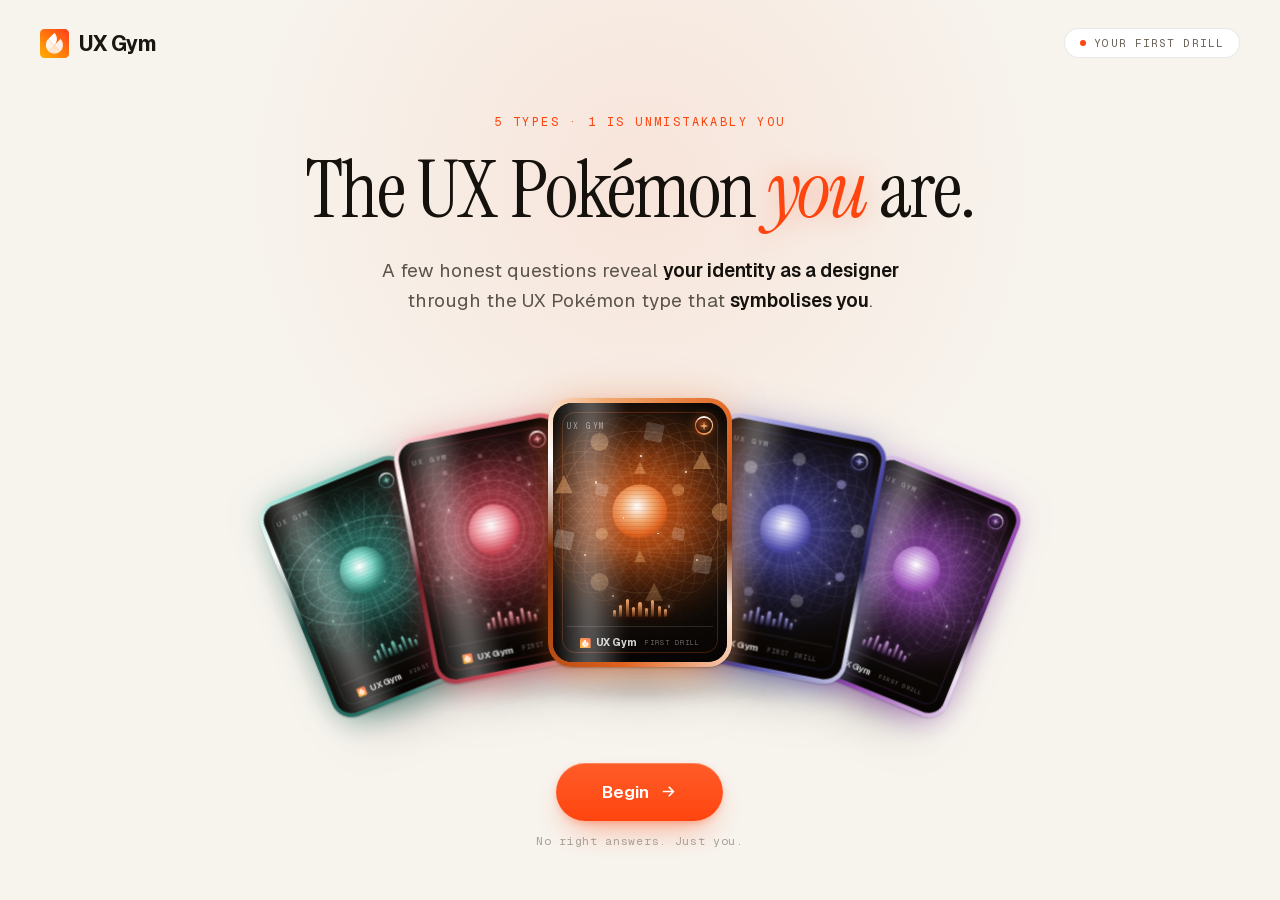
<file: assets/live/ux-pokemon/index.html>
<!DOCTYPE html>
<html lang="en"><head><script>window.__resources = {};</script><script>/* shown inside the portfolio: never pull focus from the page */if(window.top!==window){HTMLElement.prototype.focus=function(){};}</script>
<meta charset="utf-8">
<meta name="viewport" content="width=device-width,initial-scale=1">
<link rel="icon" type="image/svg+xml" href="6809e7ec.svg">
<title>UX Gym — The UX Pokémon you are</title>

<link rel="preconnect" href="https://fonts.googleapis.com">
<link rel="preconnect" href="https://fonts.gstatic.com">
<style>/* cyrillic-ext */
@font-face {
  font-family: 'Geist';
  font-style: normal;
  font-weight: 400;
  font-display: swap;
  src: url("8ff16b52.woff2") format('woff2');
  unicode-range: U+0460-052F, U+1C80-1C8A, U+20B4, U+2DE0-2DFF, U+A640-A69F, U+FE2E-FE2F;
}
/* cyrillic */
@font-face {
  font-family: 'Geist';
  font-style: normal;
  font-weight: 400;
  font-display: swap;
  src: url("e351ff6e.woff2") format('woff2');
  unicode-range: U+0301, U+0400-045F, U+0490-0491, U+04B0-04B1, U+2116;
}
/* vietnamese */
@font-face {
  font-family: 'Geist';
  font-style: normal;
  font-weight: 400;
  font-display: swap;
  src: url("7cfb3acb.woff2") format('woff2');
  unicode-range: U+0102-0103, U+0110-0111, U+0128-0129, U+0168-0169, U+01A0-01A1, U+01AF-01B0, U+0300-0301, U+0303-0304, U+0308-0309, U+0323, U+0329, U+1EA0-1EF9, U+20AB;
}
/* latin-ext */
@font-face {
  font-family: 'Geist';
  font-style: normal;
  font-weight: 400;
  font-display: swap;
  src: url("a7b065f7.woff2") format('woff2');
  unicode-range: U+0100-02BA, U+02BD-02C5, U+02C7-02CC, U+02CE-02D7, U+02DD-02FF, U+0304, U+0308, U+0329, U+1D00-1DBF, U+1E00-1E9F, U+1EF2-1EFF, U+2020, U+20A0-20AB, U+20AD-20C0, U+2113, U+2C60-2C7F, U+A720-A7FF;
}
/* latin */
@font-face {
  font-family: 'Geist';
  font-style: normal;
  font-weight: 400;
  font-display: swap;
  src: url("2e23cfba.woff2") format('woff2');
  unicode-range: U+0000-00FF, U+0131, U+0152-0153, U+02BB-02BC, U+02C6, U+02DA, U+02DC, U+0304, U+0308, U+0329, U+2000-206F, U+20AC, U+2122, U+2191, U+2193, U+2212, U+2215, U+FEFF, U+FFFD;
}
/* cyrillic-ext */
@font-face {
  font-family: 'Geist';
  font-style: normal;
  font-weight: 500;
  font-display: swap;
  src: url("8ff16b52.woff2") format('woff2');
  unicode-range: U+0460-052F, U+1C80-1C8A, U+20B4, U+2DE0-2DFF, U+A640-A69F, U+FE2E-FE2F;
}
/* cyrillic */
@font-face {
  font-family: 'Geist';
  font-style: normal;
  font-weight: 500;
  font-display: swap;
  src: url("e351ff6e.woff2") format('woff2');
  unicode-range: U+0301, U+0400-045F, U+0490-0491, U+04B0-04B1, U+2116;
}
/* vietnamese */
@font-face {
  font-family: 'Geist';
  font-style: normal;
  font-weight: 500;
  font-display: swap;
  src: url("7cfb3acb.woff2") format('woff2');
  unicode-range: U+0102-0103, U+0110-0111, U+0128-0129, U+0168-0169, U+01A0-01A1, U+01AF-01B0, U+0300-0301, U+0303-0304, U+0308-0309, U+0323, U+0329, U+1EA0-1EF9, U+20AB;
}
/* latin-ext */
@font-face {
  font-family: 'Geist';
  font-style: normal;
  font-weight: 500;
  font-display: swap;
  src: url("a7b065f7.woff2") format('woff2');
  unicode-range: U+0100-02BA, U+02BD-02C5, U+02C7-02CC, U+02CE-02D7, U+02DD-02FF, U+0304, U+0308, U+0329, U+1D00-1DBF, U+1E00-1E9F, U+1EF2-1EFF, U+2020, U+20A0-20AB, U+20AD-20C0, U+2113, U+2C60-2C7F, U+A720-A7FF;
}
/* latin */
@font-face {
  font-family: 'Geist';
  font-style: normal;
  font-weight: 500;
  font-display: swap;
  src: url("2e23cfba.woff2") format('woff2');
  unicode-range: U+0000-00FF, U+0131, U+0152-0153, U+02BB-02BC, U+02C6, U+02DA, U+02DC, U+0304, U+0308, U+0329, U+2000-206F, U+20AC, U+2122, U+2191, U+2193, U+2212, U+2215, U+FEFF, U+FFFD;
}
/* cyrillic-ext */
@font-face {
  font-family: 'Geist';
  font-style: normal;
  font-weight: 600;
  font-display: swap;
  src: url("8ff16b52.woff2") format('woff2');
  unicode-range: U+0460-052F, U+1C80-1C8A, U+20B4, U+2DE0-2DFF, U+A640-A69F, U+FE2E-FE2F;
}
/* cyrillic */
@font-face {
  font-family: 'Geist';
  font-style: normal;
  font-weight: 600;
  font-display: swap;
  src: url("e351ff6e.woff2") format('woff2');
  unicode-range: U+0301, U+0400-045F, U+0490-0491, U+04B0-04B1, U+2116;
}
/* vietnamese */
@font-face {
  font-family: 'Geist';
  font-style: normal;
  font-weight: 600;
  font-display: swap;
  src: url("7cfb3acb.woff2") format('woff2');
  unicode-range: U+0102-0103, U+0110-0111, U+0128-0129, U+0168-0169, U+01A0-01A1, U+01AF-01B0, U+0300-0301, U+0303-0304, U+0308-0309, U+0323, U+0329, U+1EA0-1EF9, U+20AB;
}
/* latin-ext */
@font-face {
  font-family: 'Geist';
  font-style: normal;
  font-weight: 600;
  font-display: swap;
  src: url("a7b065f7.woff2") format('woff2');
  unicode-range: U+0100-02BA, U+02BD-02C5, U+02C7-02CC, U+02CE-02D7, U+02DD-02FF, U+0304, U+0308, U+0329, U+1D00-1DBF, U+1E00-1E9F, U+1EF2-1EFF, U+2020, U+20A0-20AB, U+20AD-20C0, U+2113, U+2C60-2C7F, U+A720-A7FF;
}
/* latin */
@font-face {
  font-family: 'Geist';
  font-style: normal;
  font-weight: 600;
  font-display: swap;
  src: url("2e23cfba.woff2") format('woff2');
  unicode-range: U+0000-00FF, U+0131, U+0152-0153, U+02BB-02BC, U+02C6, U+02DA, U+02DC, U+0304, U+0308, U+0329, U+2000-206F, U+20AC, U+2122, U+2191, U+2193, U+2212, U+2215, U+FEFF, U+FFFD;
}
/* cyrillic-ext */
@font-face {
  font-family: 'Geist';
  font-style: normal;
  font-weight: 700;
  font-display: swap;
  src: url("8ff16b52.woff2") format('woff2');
  unicode-range: U+0460-052F, U+1C80-1C8A, U+20B4, U+2DE0-2DFF, U+A640-A69F, U+FE2E-FE2F;
}
/* cyrillic */
@font-face {
  font-family: 'Geist';
  font-style: normal;
  font-weight: 700;
  font-display: swap;
  src: url("e351ff6e.woff2") format('woff2');
  unicode-range: U+0301, U+0400-045F, U+0490-0491, U+04B0-04B1, U+2116;
}
/* vietnamese */
@font-face {
  font-family: 'Geist';
  font-style: normal;
  font-weight: 700;
  font-display: swap;
  src: url("7cfb3acb.woff2") format('woff2');
  unicode-range: U+0102-0103, U+0110-0111, U+0128-0129, U+0168-0169, U+01A0-01A1, U+01AF-01B0, U+0300-0301, U+0303-0304, U+0308-0309, U+0323, U+0329, U+1EA0-1EF9, U+20AB;
}
/* latin-ext */
@font-face {
  font-family: 'Geist';
  font-style: normal;
  font-weight: 700;
  font-display: swap;
  src: url("a7b065f7.woff2") format('woff2');
  unicode-range: U+0100-02BA, U+02BD-02C5, U+02C7-02CC, U+02CE-02D7, U+02DD-02FF, U+0304, U+0308, U+0329, U+1D00-1DBF, U+1E00-1E9F, U+1EF2-1EFF, U+2020, U+20A0-20AB, U+20AD-20C0, U+2113, U+2C60-2C7F, U+A720-A7FF;
}
/* latin */
@font-face {
  font-family: 'Geist';
  font-style: normal;
  font-weight: 700;
  font-display: swap;
  src: url("2e23cfba.woff2") format('woff2');
  unicode-range: U+0000-00FF, U+0131, U+0152-0153, U+02BB-02BC, U+02C6, U+02DA, U+02DC, U+0304, U+0308, U+0329, U+2000-206F, U+20AC, U+2122, U+2191, U+2193, U+2212, U+2215, U+FEFF, U+FFFD;
}
/* cyrillic-ext */
@font-face {
  font-family: 'Geist Mono';
  font-style: normal;
  font-weight: 400;
  font-display: swap;
  src: url("b05d7650.woff2") format('woff2');
  unicode-range: U+0460-052F, U+1C80-1C8A, U+20B4, U+2DE0-2DFF, U+A640-A69F, U+FE2E-FE2F;
}
/* cyrillic */
@font-face {
  font-family: 'Geist Mono';
  font-style: normal;
  font-weight: 400;
  font-display: swap;
  src: url("413ae9b7.woff2") format('woff2');
  unicode-range: U+0301, U+0400-045F, U+0490-0491, U+04B0-04B1, U+2116;
}
/* symbols2 */
@font-face {
  font-family: 'Geist Mono';
  font-style: normal;
  font-weight: 400;
  font-display: swap;
  src: url("98e46efa.woff2") format('woff2');
  unicode-range: U+2000-2001, U+2004-2008, U+200A, U+23B8-23BD, U+2500-259F;
}
/* vietnamese */
@font-face {
  font-family: 'Geist Mono';
  font-style: normal;
  font-weight: 400;
  font-display: swap;
  src: url("dc101059.woff2") format('woff2');
  unicode-range: U+0102-0103, U+0110-0111, U+0128-0129, U+0168-0169, U+01A0-01A1, U+01AF-01B0, U+0300-0301, U+0303-0304, U+0308-0309, U+0323, U+0329, U+1EA0-1EF9, U+20AB;
}
/* latin-ext */
@font-face {
  font-family: 'Geist Mono';
  font-style: normal;
  font-weight: 400;
  font-display: swap;
  src: url("e32f695b.woff2") format('woff2');
  unicode-range: U+0100-02BA, U+02BD-02C5, U+02C7-02CC, U+02CE-02D7, U+02DD-02FF, U+0304, U+0308, U+0329, U+1D00-1DBF, U+1E00-1E9F, U+1EF2-1EFF, U+2020, U+20A0-20AB, U+20AD-20C0, U+2113, U+2C60-2C7F, U+A720-A7FF;
}
/* latin */
@font-face {
  font-family: 'Geist Mono';
  font-style: normal;
  font-weight: 400;
  font-display: swap;
  src: url("031934c5.woff2") format('woff2');
  unicode-range: U+0000-00FF, U+0131, U+0152-0153, U+02BB-02BC, U+02C6, U+02DA, U+02DC, U+0304, U+0308, U+0329, U+2000-206F, U+20AC, U+2122, U+2191, U+2193, U+2212, U+2215, U+FEFF, U+FFFD;
}
/* cyrillic-ext */
@font-face {
  font-family: 'Geist Mono';
  font-style: normal;
  font-weight: 500;
  font-display: swap;
  src: url("b05d7650.woff2") format('woff2');
  unicode-range: U+0460-052F, U+1C80-1C8A, U+20B4, U+2DE0-2DFF, U+A640-A69F, U+FE2E-FE2F;
}
/* cyrillic */
@font-face {
  font-family: 'Geist Mono';
  font-style: normal;
  font-weight: 500;
  font-display: swap;
  src: url("413ae9b7.woff2") format('woff2');
  unicode-range: U+0301, U+0400-045F, U+0490-0491, U+04B0-04B1, U+2116;
}
/* symbols2 */
@font-face {
  font-family: 'Geist Mono';
  font-style: normal;
  font-weight: 500;
  font-display: swap;
  src: url("98e46efa.woff2") format('woff2');
  unicode-range: U+2000-2001, U+2004-2008, U+200A, U+23B8-23BD, U+2500-259F;
}
/* vietnamese */
@font-face {
  font-family: 'Geist Mono';
  font-style: normal;
  font-weight: 500;
  font-display: swap;
  src: url("dc101059.woff2") format('woff2');
  unicode-range: U+0102-0103, U+0110-0111, U+0128-0129, U+0168-0169, U+01A0-01A1, U+01AF-01B0, U+0300-0301, U+0303-0304, U+0308-0309, U+0323, U+0329, U+1EA0-1EF9, U+20AB;
}
/* latin-ext */
@font-face {
  font-family: 'Geist Mono';
  font-style: normal;
  font-weight: 500;
  font-display: swap;
  src: url("e32f695b.woff2") format('woff2');
  unicode-range: U+0100-02BA, U+02BD-02C5, U+02C7-02CC, U+02CE-02D7, U+02DD-02FF, U+0304, U+0308, U+0329, U+1D00-1DBF, U+1E00-1E9F, U+1EF2-1EFF, U+2020, U+20A0-20AB, U+20AD-20C0, U+2113, U+2C60-2C7F, U+A720-A7FF;
}
/* latin */
@font-face {
  font-family: 'Geist Mono';
  font-style: normal;
  font-weight: 500;
  font-display: swap;
  src: url("031934c5.woff2") format('woff2');
  unicode-range: U+0000-00FF, U+0131, U+0152-0153, U+02BB-02BC, U+02C6, U+02DA, U+02DC, U+0304, U+0308, U+0329, U+2000-206F, U+20AC, U+2122, U+2191, U+2193, U+2212, U+2215, U+FEFF, U+FFFD;
}
/* cyrillic-ext */
@font-face {
  font-family: 'Geist Mono';
  font-style: normal;
  font-weight: 600;
  font-display: swap;
  src: url("b05d7650.woff2") format('woff2');
  unicode-range: U+0460-052F, U+1C80-1C8A, U+20B4, U+2DE0-2DFF, U+A640-A69F, U+FE2E-FE2F;
}
/* cyrillic */
@font-face {
  font-family: 'Geist Mono';
  font-style: normal;
  font-weight: 600;
  font-display: swap;
  src: url("413ae9b7.woff2") format('woff2');
  unicode-range: U+0301, U+0400-045F, U+0490-0491, U+04B0-04B1, U+2116;
}
/* symbols2 */
@font-face {
  font-family: 'Geist Mono';
  font-style: normal;
  font-weight: 600;
  font-display: swap;
  src: url("98e46efa.woff2") format('woff2');
  unicode-range: U+2000-2001, U+2004-2008, U+200A, U+23B8-23BD, U+2500-259F;
}
/* vietnamese */
@font-face {
  font-family: 'Geist Mono';
  font-style: normal;
  font-weight: 600;
  font-display: swap;
  src: url("dc101059.woff2") format('woff2');
  unicode-range: U+0102-0103, U+0110-0111, U+0128-0129, U+0168-0169, U+01A0-01A1, U+01AF-01B0, U+0300-0301, U+0303-0304, U+0308-0309, U+0323, U+0329, U+1EA0-1EF9, U+20AB;
}
/* latin-ext */
@font-face {
  font-family: 'Geist Mono';
  font-style: normal;
  font-weight: 600;
  font-display: swap;
  src: url("e32f695b.woff2") format('woff2');
  unicode-range: U+0100-02BA, U+02BD-02C5, U+02C7-02CC, U+02CE-02D7, U+02DD-02FF, U+0304, U+0308, U+0329, U+1D00-1DBF, U+1E00-1E9F, U+1EF2-1EFF, U+2020, U+20A0-20AB, U+20AD-20C0, U+2113, U+2C60-2C7F, U+A720-A7FF;
}
/* latin */
@font-face {
  font-family: 'Geist Mono';
  font-style: normal;
  font-weight: 600;
  font-display: swap;
  src: url("031934c5.woff2") format('woff2');
  unicode-range: U+0000-00FF, U+0131, U+0152-0153, U+02BB-02BC, U+02C6, U+02DA, U+02DC, U+0304, U+0308, U+0329, U+2000-206F, U+20AC, U+2122, U+2191, U+2193, U+2212, U+2215, U+FEFF, U+FFFD;
}
/* latin-ext */
@font-face {
  font-family: 'Instrument Serif';
  font-style: italic;
  font-weight: 400;
  font-display: swap;
  src: url("54a5e157.woff2") format('woff2');
  unicode-range: U+0100-02BA, U+02BD-02C5, U+02C7-02CC, U+02CE-02D7, U+02DD-02FF, U+0304, U+0308, U+0329, U+1D00-1DBF, U+1E00-1E9F, U+1EF2-1EFF, U+2020, U+20A0-20AB, U+20AD-20C0, U+2113, U+2C60-2C7F, U+A720-A7FF;
}
/* latin */
@font-face {
  font-family: 'Instrument Serif';
  font-style: italic;
  font-weight: 400;
  font-display: swap;
  src: url("1ccb5815.woff2") format('woff2');
  unicode-range: U+0000-00FF, U+0131, U+0152-0153, U+02BB-02BC, U+02C6, U+02DA, U+02DC, U+0304, U+0308, U+0329, U+2000-206F, U+20AC, U+2122, U+2191, U+2193, U+2212, U+2215, U+FEFF, U+FFFD;
}
/* latin-ext */
@font-face {
  font-family: 'Instrument Serif';
  font-style: normal;
  font-weight: 400;
  font-display: swap;
  src: url("f49195f7.woff2") format('woff2');
  unicode-range: U+0100-02BA, U+02BD-02C5, U+02C7-02CC, U+02CE-02D7, U+02DD-02FF, U+0304, U+0308, U+0329, U+1D00-1DBF, U+1E00-1E9F, U+1EF2-1EFF, U+2020, U+20A0-20AB, U+20AD-20C0, U+2113, U+2C60-2C7F, U+A720-A7FF;
}
/* latin */
@font-face {
  font-family: 'Instrument Serif';
  font-style: normal;
  font-weight: 400;
  font-display: swap;
  src: url("0a0a2a19.woff2") format('woff2');
  unicode-range: U+0000-00FF, U+0131, U+0152-0153, U+02BB-02BC, U+02C6, U+02DA, U+02DC, U+0304, U+0308, U+0329, U+2000-206F, U+20AC, U+2122, U+2191, U+2193, U+2212, U+2215, U+FEFF, U+FFFD;
}
</style>

<style>
  * { box-sizing: border-box; }
  html, body { margin: 0; padding: 0; background: #F7F4EE; }
  body { font-family: 'Geist', system-ui, sans-serif; -webkit-font-smoothing: antialiased; }
  #root { width: 100%; } .pk2Grid{display:grid;grid-template-columns:416px minmax(0,1fr);gap:72px;align-items:start;width:100%;} .pk2Left{display:flex;flex-direction:column;align-items:center;position:sticky;top:34px;align-self:start;} .pk2Right{text-align:center;min-width:0;} @media (max-width:899px){.pk2Grid{display:flex;flex-direction:column;align-items:center;gap:44px;} .pk2Left{position:static;} .pk2Right{text-align:center;}} @keyframes pk2BTT{0%,100%{transform:translateY(0)}50%{transform:translateY(-4px)}} .pk2ToTop{animation:pk2BTT 1.8s ease-in-out infinite;} @keyframes pk2DockLeft{from{transform:translateX(30vw)}to{transform:translateX(0)}} @keyframes pk2RightIn{from{opacity:0;transform:translateX(34px)}to{opacity:1;transform:translateX(0)}} @keyframes pk2FloatTilt{0%{transform:translateY(0) rotateY(-3.5deg) rotateX(1deg)}50%{transform:translateY(-6px) rotateY(3.5deg) rotateX(-1deg)}100%{transform:translateY(0) rotateY(-3.5deg) rotateX(1deg)}} .pk2LeftInner{perspective:1400px;} .pk2LeftInner .pk2FloatS{animation:pk2FloatTilt 5.5s ease-in-out infinite;} @keyframes pk2RiseIn{from{opacity:0;transform:translateY(16px)}to{opacity:1;transform:translateY(0)}} .pk2Dossier .pk2Right>*{opacity:0;animation:pk2RiseIn .7s cubic-bezier(.2,.7,.2,1) both;} .pk2Dossier .pk2Right>*:nth-child(1){animation-delay:3.45s} .pk2Dossier .pk2Right>*:nth-child(2){animation-delay:3.6s} .pk2Dossier .pk2Right>*:nth-child(3){animation-delay:3.77s} .pk2Dossier .pk2Right>*:nth-child(4){animation-delay:3.92s} .pk2Dossier .pk2Right>*:nth-child(5){animation-delay:4.05s} @media (max-width:899px){.pk2LeftInner{animation:none;} .pk2Dossier .pk2Right>*:nth-child(1){animation-delay:.12s} .pk2Dossier .pk2Right>*:nth-child(2){animation-delay:.24s} .pk2Dossier .pk2Right>*:nth-child(3){animation-delay:.38s} .pk2Dossier .pk2Right>*:nth-child(4){animation-delay:.5s} .pk2Dossier .pk2Right>*:nth-child(5){animation-delay:.6s}}
  textarea::placeholder, input::placeholder { color: #B9B2A7; }

  @keyframes pk2SoftIn  { from { transform: translateY(13px); } to { transform: translateY(0); } }
  @keyframes pk2PopIn   { from { transform: translateY(10px) scale(.985); } to { transform: translateY(0) scale(1); } }
  @keyframes pk2CardInK { from { transform: translateY(30px) scale(.965); } to { transform: translateY(0) scale(1); } }
  @keyframes pk2OptIn   { from { transform: translateY(14px); } to { transform: translateY(0); } }
  @keyframes pk2FloatK  { 0%,100% { transform: translateY(0); } 50% { transform: translateY(-9px); } }
  @keyframes pk2Pulse   { 0%,100% { opacity: .3; transform: scale(.78); } 50% { opacity: 1; transform: scale(1.12); } }
  @keyframes pk2SpinK   { from { transform: rotate(0deg); } to { transform: rotate(360deg); } }
  @keyframes pk2RaysK   { from { transform: rotate(0deg); } to { transform: rotate(360deg); } }
  @keyframes pk2TwinkleK{ 0%,100% { opacity: .15; transform: scale(.6); } 50% { opacity: 1; transform: scale(1.2); } }
  @keyframes pk2GlowK   { 0%,100% { opacity: .8; } 50% { opacity: 1; } }
  @keyframes pk2FloatSK { 0%,100% { transform: translateY(0); } 50% { transform: translateY(-5px); } }
  @keyframes pk2Bloom   { 0% { opacity: 0; transform: translate(-50%,-50%) scale(.3); } 18% { opacity: .9; } 100% { opacity: 0; transform: translate(-50%,-50%) scale(2.6); } }
  @keyframes pk2SheenK  { 0% { transform: translateX(-150%) skewX(-14deg); } 60%,100% { transform: translateX(260%) skewX(-14deg); } }
  @keyframes pk2BreatheK{ 0%,100% { opacity: .55; transform: translateX(-50%) scale(1); } 50% { opacity: .9; transform: translateX(-50%) scale(1.05); } }
  @keyframes pk2RiseK   { from { transform: translateY(22px); } to { transform: translateY(0); } }
  @keyframes pk2DealK   { from { transform: translateY(60px) scale(.92); } to { transform: translateY(0) scale(1); } }

  .pk2Soft   { animation: pk2SoftIn .65s cubic-bezier(.2,.7,.2,1) both; }
  .pk2Pop    { animation: pk2PopIn .66s cubic-bezier(.34,1.45,.45,1) both; }
  .pk2CardIn { animation: pk2CardInK .82s cubic-bezier(.34,1.4,.45,1) .05s both; }
  .pk2Opt    { animation: pk2OptIn .5s cubic-bezier(.2,.7,.2,1) backwards; }
  .pk2Float      { animation: pk2FloatK 5.5s ease-in-out infinite; }
  .pk2FloatSlow  { animation: pk2FloatK 7s ease-in-out infinite; }
  .pk2Spin       { animation: pk2SpinK 60s linear infinite; }
  .pk2Rays       { animation: pk2RaysK 80s linear infinite; }
  .pk2Twinkle    { animation: pk2TwinkleK 3.4s ease-in-out infinite; }
  .pk2GlowP      { animation: pk2GlowK 4.5s ease-in-out infinite; }
  .pk2FloatS     { animation: pk2FloatSK 5s ease-in-out infinite; }
  .pk2Bloom      { animation: pk2Bloom 1.5s cubic-bezier(.2,.6,.2,1) both; }
  .pk2Sheen      { animation: pk2SheenK 6s cubic-bezier(.5,0,.3,1) infinite; }
  .pk2Breathe    { animation: pk2BreatheK 6.5s ease-in-out infinite; }
  .pk2Rise       { animation: pk2RiseK .8s cubic-bezier(.2,.7,.2,1) both; }
  .pk2Deal       { animation: pk2DealK .9s cubic-bezier(.34,1.3,.5,1) both; }

  @media (prefers-reduced-motion: reduce) {
    .pk2Soft, .pk2Pop, .pk2CardIn, .pk2Opt { animation: none; }
    .pk2Float, .pk2FloatSlow, .pk2Spin, .pk2Rays, .pk2Twinkle, .pk2GlowP, .pk2FloatS, .pk2Bloom, .pk2Sheen, .pk2Breathe, .pk2Rise, .pk2Deal { animation: none; }
  }
</style>
</head>
<body>
<div id="root"></div>



<script src="react.production.min.js"></script>
<script src="react-dom.production.min.js"></script>
<script src="52d075c1.js"></script>

<script src="d7ff9d68.c.js"></script>
<script src="14ff424e.c.js"></script>
<script src="7173e1ab.c.js"></script>
<script src="3f9bd1c8.c.js"></script>
<script src="ee7491ea.c.js"></script>
<script src="72415c5c.c.js"></script>
<script src="cb6c8cb0.c.js"></script>
<script src="88543d32.c.js"></script>
<script src="dea4614d.c.js"></script>
<script src="6314a54c.c.js"></script>
<script src="4b8c4441.c.js"></script>
<script src="55e4cd0d.c.js"></script>
<script src="8bf2e78f.c.js"></script>

<script>var PokemonApp = window.PokemonApp;
ReactDOM.createRoot(document.getElementById('root')).render(/*#__PURE__*/React.createElement(PokemonApp, null));</script>


</body></html>
</file>
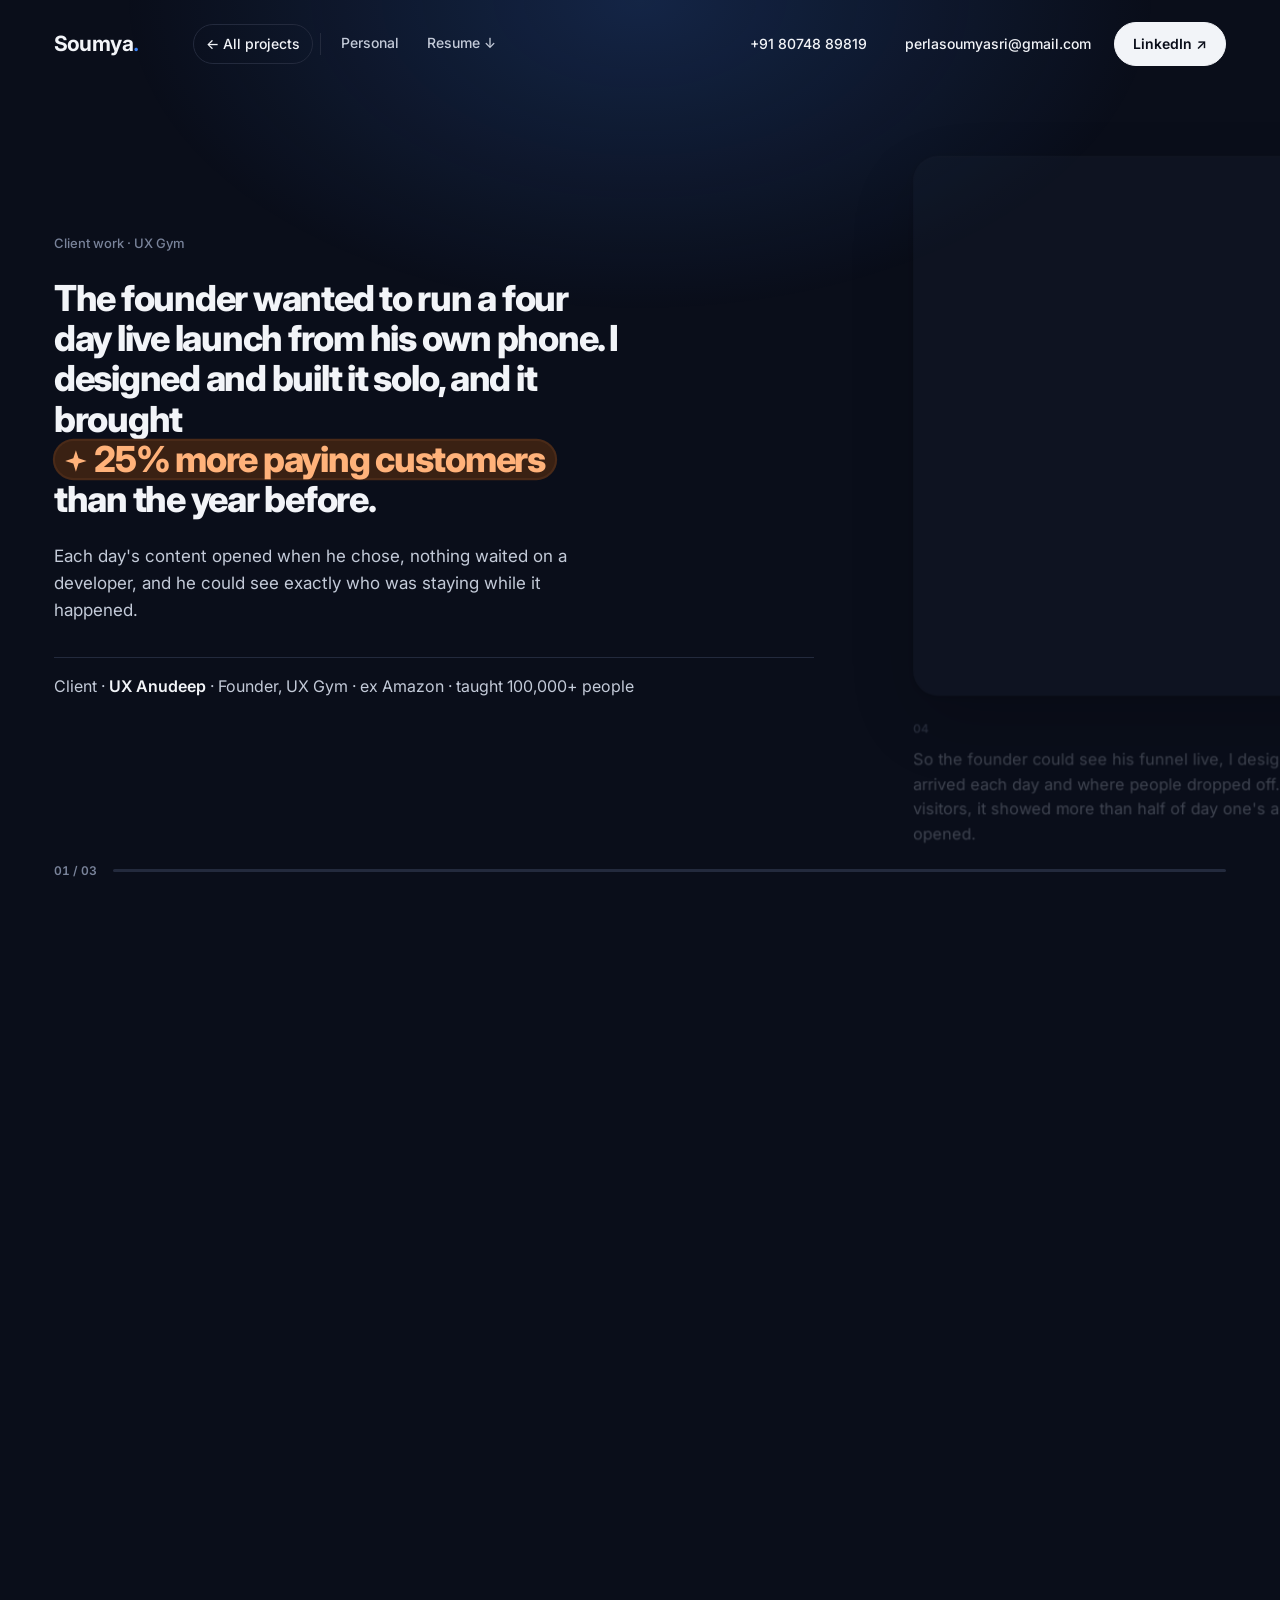
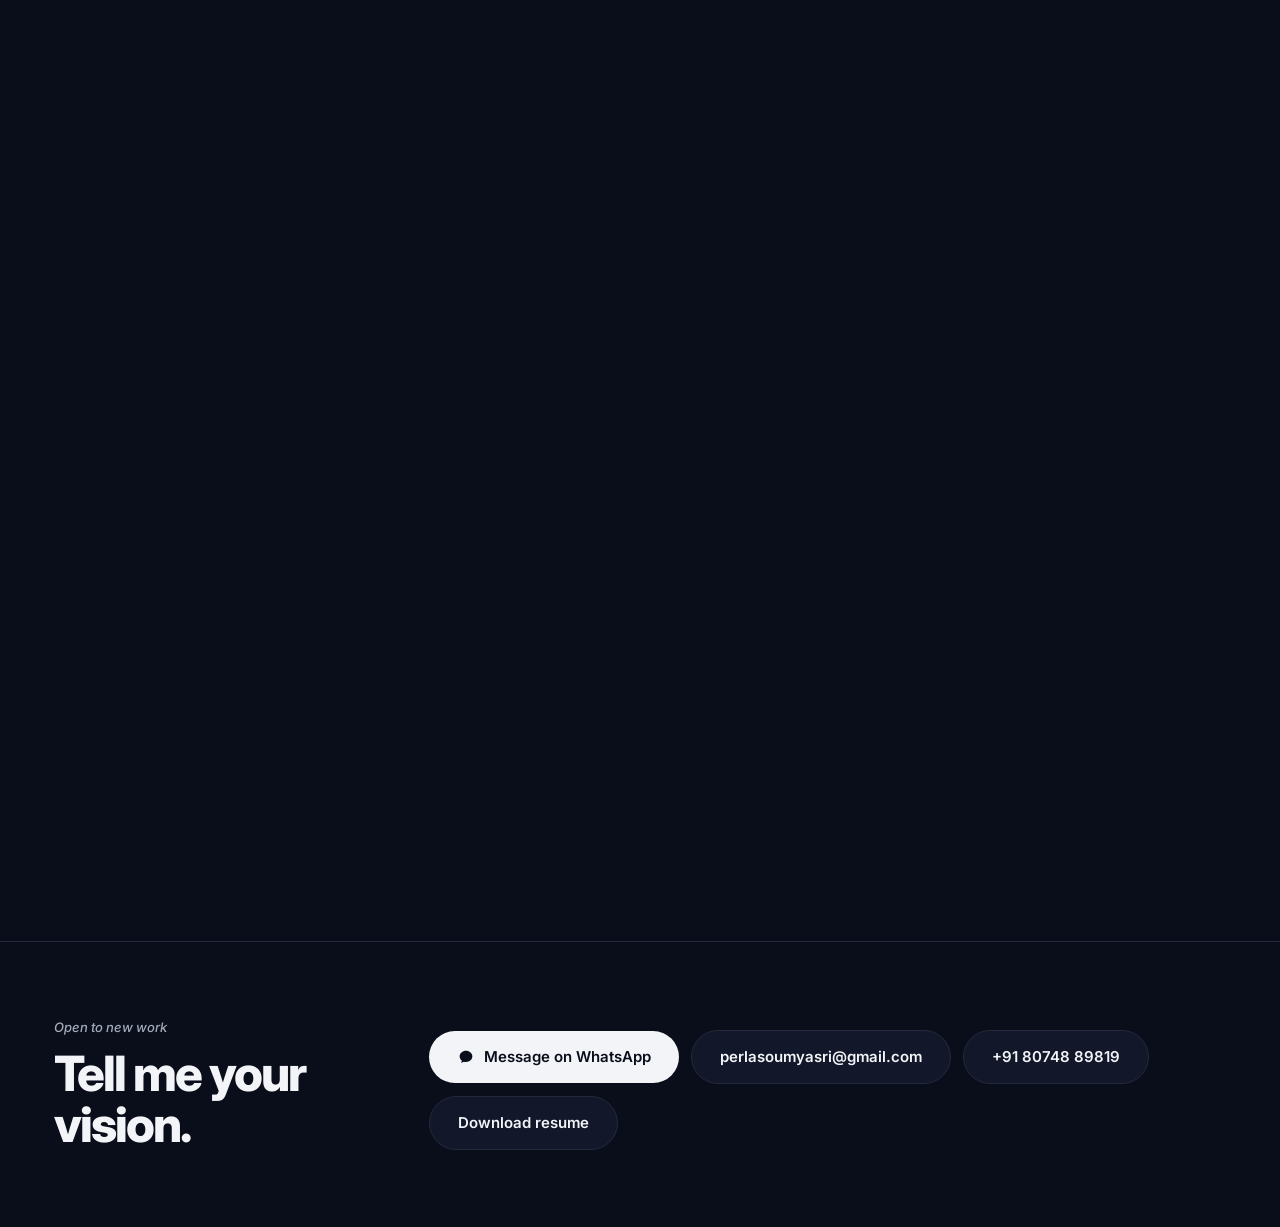
<file: launch.html>
<!DOCTYPE html>
<html lang="en">
<head>
  <meta charset="UTF-8" />
  <meta name="viewport" content="width=device-width, initial-scale=1.0" />
  <title>AI UX launch · Soumya Perla</title>
  <meta name="description" content="A four-day live launch the founder ran from his phone, designed and built solo. 25% more paying customers than the year before." />
  <meta property="og:type" content="website" />
  <meta property="og:title" content="AI UX launch · Soumya Perla" />
  <meta property="og:description" content="A four-day live launch the founder ran from his phone, designed and built solo. 25% more paying customers than the year before." />
  <meta property="og:url" content="https://soumyaperla.vercel.app/launch" />
  <meta property="og:image" content="https://soumyaperla.vercel.app/assets/og-home-2.png" />
  <meta property="og:image:width" content="1200" />
  <meta property="og:image:height" content="630" />
  <meta name="twitter:card" content="summary_large_image" />
  <meta name="twitter:image" content="https://soumyaperla.vercel.app/assets/og-home-2.png" />
  <!-- Runs before the first paint. The opening panel stays hidden until
       site.js has set its opening state, so the record never shows for a
       moment and then vanishes while the script is still downloading.
       If site.js fails, the page shows itself after 3.5s anyway. -->
  <script>document.documentElement.classList.add('js-early');setTimeout(function(){document.documentElement.classList.remove('js-early')},3500);</script>
  <meta name="theme-color" content="#0a0e1a" />
  <meta name="color-scheme" content="dark" />
  <link rel="stylesheet" href="style.css" />
  <link rel="icon" href="favicon.ico" sizes="any" />
  <link rel="icon" type="image/png" sizes="32x32" href="favicon-32.png" />
  <link rel="icon" type="image/png" sizes="16x16" href="favicon-16.png" />
  <link rel="apple-touch-icon" href="apple-touch-icon.png" />
  <link rel="manifest" href="site.webmanifest" />
</head>
<body>
<div class="sheet">

  

  <!-- ================= FIRST SCREEN =================
       Pinned horizontal. Scroll down, the panels move sideways, then the
       pin releases and the page carries on. Phones get a native swipe
       strip instead, because hijacking scroll on touch is always wrong.
       ================================================= -->
  <section class="hs hs-project" id="hs" data-project="launch">
    <div class="hs-pin">

      <header class="topbar over-dark">
    <a class="wordmark" href="index.html">Soumya<span>.</span></a>
    <!-- Sections, one tap away (2026-10-06): the product work in the
         strip, her own builds, and her visual work. site.js turns these
         into jumps inside the pinned strip. -->
    <nav class="secnav" aria-label="Sections">
      <a class="nav-back" href="index.html#projects">← All projects</a>
      <a href="index.html#personal">Personal</a>
      <a href="assets/Perla-Soumya-Resume.pdf" download="Perla Soumya - Resume.pdf">Resume ↓</a>
    </nav>
    <div class="links">
<!-- Her phone and email are always on show (her call, 2026-10-06), and
           both copy on click like every contact on the page. -->
      <a class="pill" href="tel:+918074889819" data-copy="+91 80748 89819" data-action="wa">+91 80748 89819</a>
      <a class="pill" href="mailto:perlasoumyasri@gmail.com" data-copy="perlasoumyasri@gmail.com" data-action="mail">perlasoumyasri@gmail.com</a>
      <a class="pill solid" href="https://www.linkedin.com/in/perla-soumya/" target="_blank" rel="noopener">LinkedIn ↗</a>
    </div>
  </header>

      <div class="hs-view">
        <div class="hs-track" id="track">

          <!-- The launch's statement card. The LMS story opens with one of
               these and the launch had only a caption under its clips, so the
               two pieces of work did not arrive the same way. This gives the
               launch the same stage, and leads on what the client got rather
               than on what was built. -->
          <div class="panel state">
            <p class="eyebrow">Client work · UX Gym</p>
            <h3>The founder wanted to run a four day live launch from his own phone. I designed and built it solo, and it brought <em><span class="nb"><svg viewBox="0 0 24 24" aria-hidden="true"><path d="M12 2l2.4 7.6L22 12l-7.6 2.4L12 22l-2.4-7.6L2 12l7.6-2.4z"/></svg>25%</span> more paying customers</em> than the year before.</h3>
            <p class="st-sub">Each day's content opened when he chose, nothing waited on a developer, and he could see exactly who was staying while it happened.</p>
            <p class="st-client">Client · <b>UX Anudeep</b> · Founder, UX Gym · ex Amazon · taught 100,000+ people</p>
          </div>


          <!-- The launch's clips, straight after its statement card. Its
               numbers live in the captions, each one under the clip that
               earned it, so there is no separate figures card. The LMS story
               is told in full first. -->
          <div class="panel med">
            <figure class="reel">
              <video class="is-live" src="assets/video/launch2.mp4" poster="assets/poster/launch2.jpg" muted playsinline preload="metadata"
                     data-cap="So the launch could run without a developer on call, each day's content unlocked on its own, on time. 1,016 people attended, and UX Gym signed up 25% more paying customers than the year before."></video>
              <video src="assets/video/adminday1.mp4" poster="assets/poster/adminday1.jpg" muted playsinline preload="none"
                     data-cap="To keep the founder in control on the day, I gave him every one of the site's sixteen states on his phone. He switched them live, and nothing ever went out late."></video>
              <video src="assets/video/dashboard.mp4" poster="assets/poster/dashboard.jpg" muted playsinline preload="none"
                     data-cap="So the founder could see his funnel live, I designed an analytics dashboard showing who arrived each day and where people dropped off. After four days that filtered out casual visitors, it showed more than half of day one's audience, 53.3%, still there when the offer opened."></video>
            </figure>
            <div class="cap"><span class="num">04</span>
              <div>
                <p class="subt"></p>
                <div class="dots"></div>
              </div>
            </div>
          </div>

          <!-- The end of the launch story asks for the next one. It replaced
               the closing figures card (2026-10-04): its numbers were already
               on the first screen, so the last card repeated the first. -->
          <div class="panel state ask">
            <p class="eyebrow">Your launch next</p>
            <h3>Launching something? Let's build a launch that <em><span class="nb"><svg viewBox="0 0 24 24" aria-hidden="true"><path d="M12 2l2.4 7.6L22 12l-7.6 2.4L12 22l-2.4-7.6L2 12l7.6-2.4z"/></svg>converts</span></em>.</h3>
            <p class="st-sub">Designed and built end to end, with your funnel in front of you while it runs, so you see who stays and where people drop off.</p>
            <div class="say-cta">
              <a class="cta" href="https://wa.me/918074889819?text=Hi%20Soumya%2C%20I%20saw%20your%20launch%20work%20and%20I%20would%20like%20to%20talk%20about%20a%20launch." target="_blank" rel="noopener">
                <svg viewBox="0 0 24 24" aria-hidden="true"><path d="M12 3.5c-4.7 0-8.5 3.4-8.5 7.6 0 2.3 1.1 4.3 2.9 5.7l-.7 3.2 3.3-1.8c.9.3 1.9.4 3 .4 4.7 0 8.5-3.4 8.5-7.5S16.7 3.5 12 3.5z"/></svg>
                Message
              </a>
              <a class="cta ghost" href="mailto:perlasoumyasri@gmail.com" data-copy="perlasoumyasri@gmail.com" data-action="mail">Email me</a>
            </div>
            <p class="next-proj"><a href="lms.html">← Back to the learning platform</a> · <a href="tata.html">Next project: Tata Steel guest house booking →</a></p>
          </div>

        </div>
      </div>

      <div class="hs-prog">
        <span class="count" id="count">01 / 03</span>
        <div class="rail"><div class="fill" id="fill"></div></div>
      </div>

    </div>
  </section>

  <div class="quote">
    <div>
      <p class="close-k">Open to new work</p>
      <h2>Tell me your vision.</h2>
    </div>
    <div class="quote-ways">
      <a class="cta" href="https://wa.me/918074889819?text=Hi%20Soumya%2C%20I%20saw%20your%20portfolio%20and%20I%20would%20like%20to%20talk%20to%20you%20about%20a%20project." target="_blank" rel="noopener">
        <svg viewBox="0 0 24 24" aria-hidden="true"><path d="M12 3.5c-4.7 0-8.5 3.4-8.5 7.6 0 2.3 1.1 4.3 2.9 5.7l-.7 3.2 3.3-1.8c.9.3 1.9.4 3 .4 4.7 0 8.5-3.4 8.5-7.5S16.7 3.5 12 3.5z"/></svg>
        Message on WhatsApp
      </a>
      <a class="cta ghost" href="mailto:perlasoumyasri@gmail.com" data-copy="perlasoumyasri@gmail.com" data-action="mail">perlasoumyasri@gmail.com</a>
      <a class="cta ghost" href="tel:+918074889819" data-copy="+91 80748 89819" data-action="wa">+91 80748 89819</a>
      <a class="cta ghost" href="assets/Perla-Soumya-Resume.pdf" download="Perla Soumya - Resume.pdf">Download resume</a>
    </div>
  </div>

</div>


<!-- Phones hide the top menu, so a project page keeps this bar on screen
     the whole time: the way back is always one tap away (2026-10-06). -->
<nav class="secbar show" aria-label="Sections">
  <a class="nav-back" href="index.html#projects">← Projects</a>
  <a href="index.html#personal">Personal</a>
  <a href="assets/Perla-Soumya-Resume.pdf" download="Perla Soumya - Resume.pdf">Resume</a>
</nav>

<script src="site.js" defer></script>
<script src="reactions.js" defer></script>
</body>
</html>
</file>
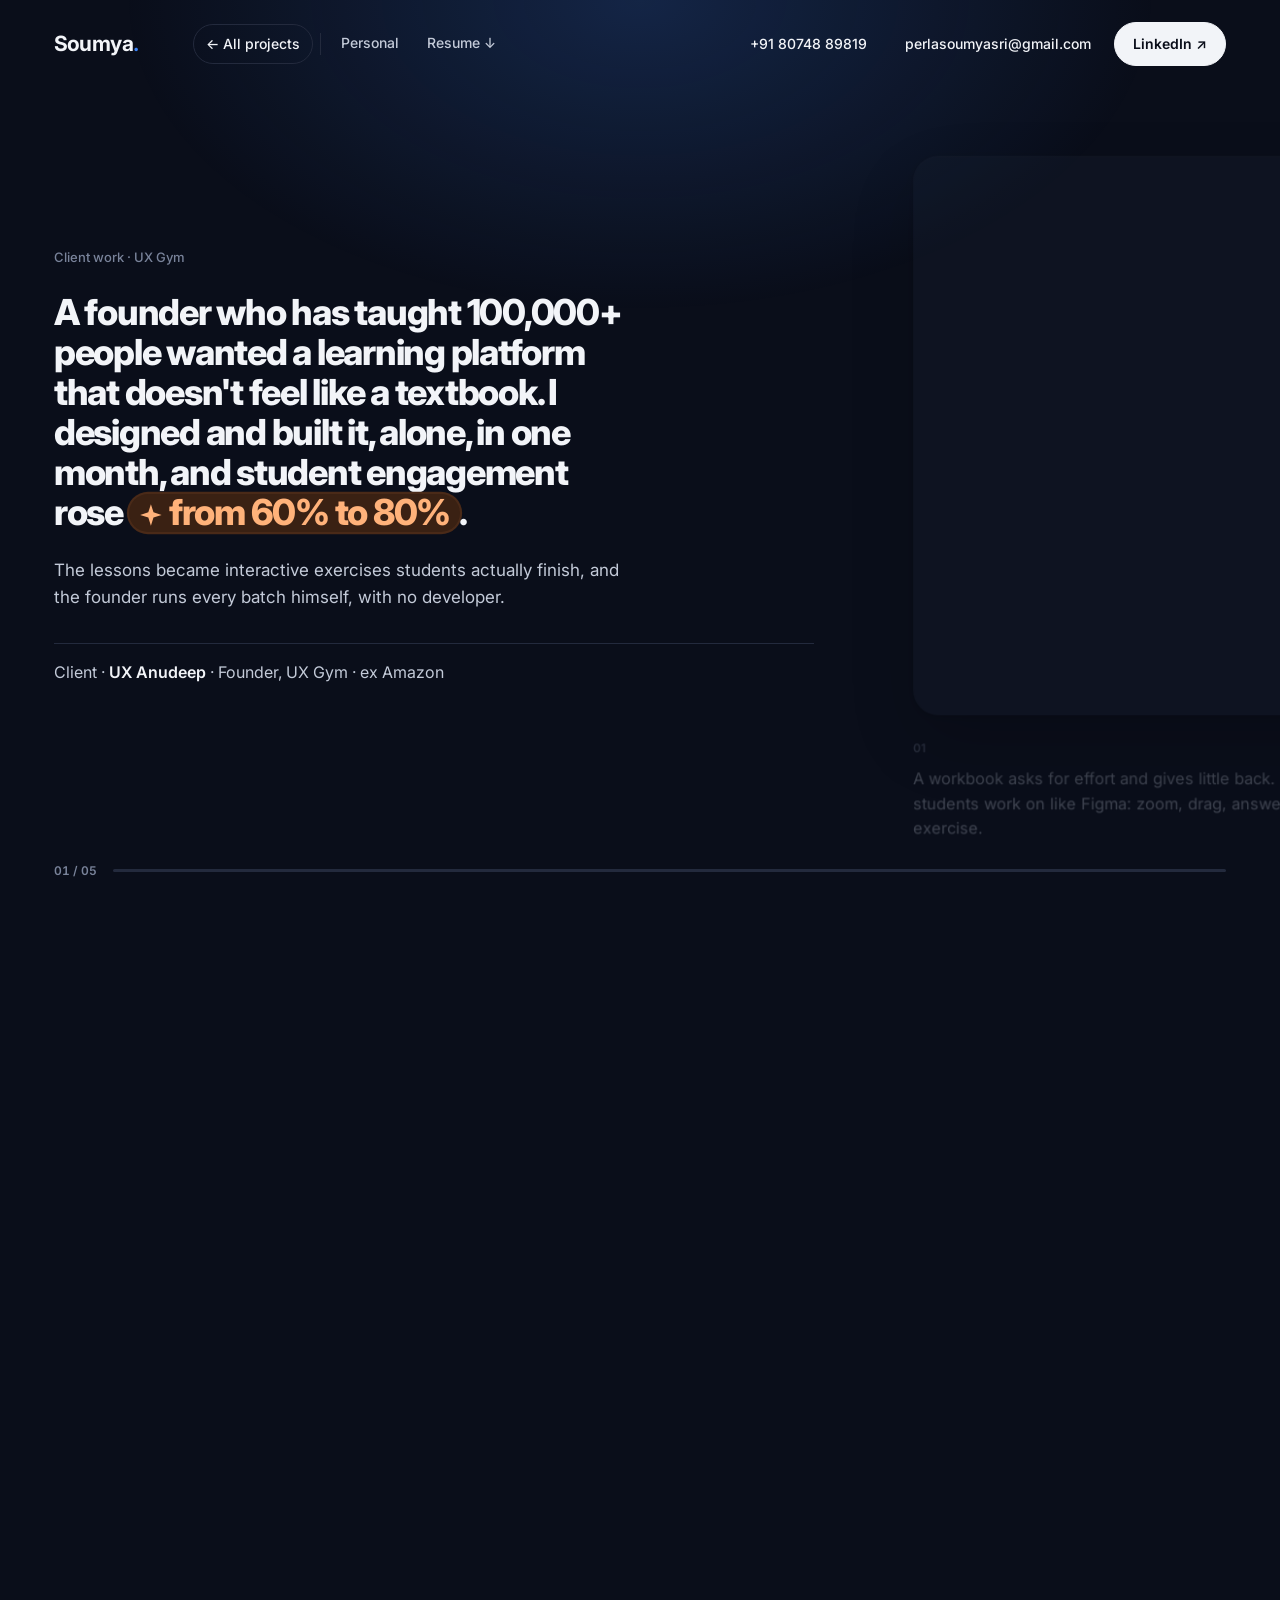
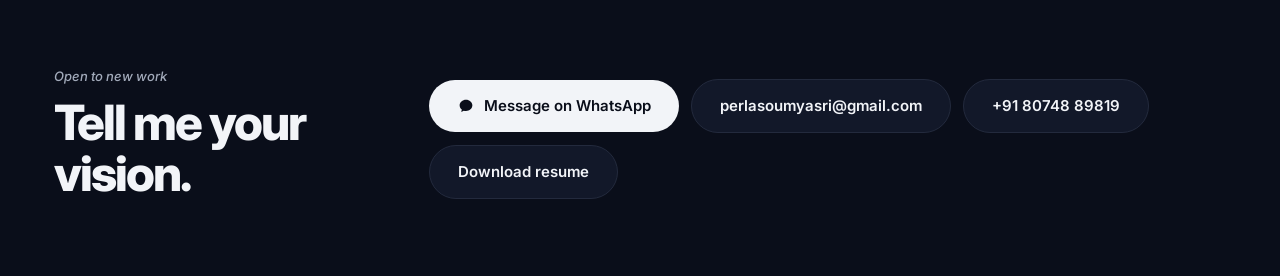
<file: lms.html>
<!DOCTYPE html>
<html lang="en">
<head>
  <meta charset="UTF-8" />
  <meta name="viewport" content="width=device-width, initial-scale=1.0" />
  <title>UX Gym learning platform · Soumya Perla</title>
  <meta name="description" content="A founder who has taught 100,000+ people wanted a learning platform that doesn't feel like a textbook. I designed and built it solo, in one month." />
  <meta property="og:type" content="website" />
  <meta property="og:title" content="UX Gym learning platform · Soumya Perla" />
  <meta property="og:description" content="A founder who has taught 100,000+ people wanted a learning platform that doesn't feel like a textbook. I designed and built it solo, in one month." />
  <meta property="og:url" content="https://soumyaperla.vercel.app/lms" />
  <meta property="og:image" content="https://soumyaperla.vercel.app/assets/og-home-2.png" />
  <meta property="og:image:width" content="1200" />
  <meta property="og:image:height" content="630" />
  <meta name="twitter:card" content="summary_large_image" />
  <meta name="twitter:image" content="https://soumyaperla.vercel.app/assets/og-home-2.png" />
  <!-- Runs before the first paint. The opening panel stays hidden until
       site.js has set its opening state, so the record never shows for a
       moment and then vanishes while the script is still downloading.
       If site.js fails, the page shows itself after 3.5s anyway. -->
  <script>document.documentElement.classList.add('js-early');setTimeout(function(){document.documentElement.classList.remove('js-early')},3500);</script>
  <meta name="theme-color" content="#0a0e1a" />
  <meta name="color-scheme" content="dark" />
  <link rel="stylesheet" href="style.css" />
  <link rel="icon" href="favicon.ico" sizes="any" />
  <link rel="icon" type="image/png" sizes="32x32" href="favicon-32.png" />
  <link rel="icon" type="image/png" sizes="16x16" href="favicon-16.png" />
  <link rel="apple-touch-icon" href="apple-touch-icon.png" />
  <link rel="manifest" href="site.webmanifest" />
</head>
<body>
<div class="sheet">

  

  <!-- ================= FIRST SCREEN =================
       Pinned horizontal. Scroll down, the panels move sideways, then the
       pin releases and the page carries on. Phones get a native swipe
       strip instead, because hijacking scroll on touch is always wrong.
       ================================================= -->
  <section class="hs hs-project" id="hs" data-project="lms">
    <div class="hs-pin">

      <header class="topbar over-dark">
    <a class="wordmark" href="index.html">Soumya<span>.</span></a>
    <!-- Sections, one tap away (2026-10-06): the product work in the
         strip, her own builds, and her visual work. site.js turns these
         into jumps inside the pinned strip. -->
    <nav class="secnav" aria-label="Sections">
      <a class="nav-back" href="index.html#projects">← All projects</a>
      <a href="index.html#personal">Personal</a>
      <a href="assets/Perla-Soumya-Resume.pdf" download="Perla Soumya - Resume.pdf">Resume ↓</a>
    </nav>
    <div class="links">
<!-- Her phone and email are always on show (her call, 2026-10-06), and
           both copy on click like every contact on the page. -->
      <a class="pill" href="tel:+918074889819" data-copy="+91 80748 89819" data-action="wa">+91 80748 89819</a>
      <a class="pill" href="mailto:perlasoumyasri@gmail.com" data-copy="perlasoumyasri@gmail.com" data-action="mail">perlasoumyasri@gmail.com</a>
      <a class="pill solid" href="https://www.linkedin.com/in/perla-soumya/" target="_blank" rel="noopener">LinkedIn ↗</a>
    </div>
  </header>

      <div class="hs-view">
        <div class="hs-track" id="track">

          <!-- The statement card. The claim gets the stage to itself, told in
               sequence by the stagger, and then the scroll carries the reader
               into the clips that prove it. -->
          <div class="panel state">
            <p class="eyebrow">Client work · UX Gym</p>
            <h3>A founder who has taught 100,000+ people wanted a learning platform that doesn't feel like a textbook. I designed and built it, alone, in one month, and student engagement rose <em><span class="nb"><svg viewBox="0 0 24 24" aria-hidden="true"><path d="M12 2l2.4 7.6L22 12l-7.6 2.4L12 22l-2.4-7.6L2 12l7.6-2.4z"/></svg>from</span> 60% to 80%</em>.</h3>
            <p class="st-sub">The lessons became interactive exercises students actually finish, and the founder runs every batch himself, with no developer.</p>
            <p class="st-client">Client · <b>UX Anudeep</b> · Founder, UX Gym · ex Amazon</p>
          </div>

          <!-- Card 01 is a reel: four clips in one frame, crossfading, with
               dots and a line that changes with the clip. -->
          <div class="panel med">
            <figure class="reel">
              <video class="is-live" src="assets/video/intro.mp4" poster="assets/poster/intro.jpg" muted playsinline preload="metadata"
                     data-cap="To get the founder's idea in front of students fast, I took it from idea to a tested product in one month, alone. Within two months it was running 300+ students across 3 batches, with new batches joining."></video>
              <video src="assets/video/canvas.mp4" poster="assets/poster/canvas.jpg" muted playsinline preload="metadata"
                     data-cap="A workbook asks for effort and gives little back. So I turned every workbook into a canvas students work on like Figma: zoom, drag, answer. 80% to 100% of students finish each exercise."></video>
              <video src="assets/video/linkedin.mp4" poster="assets/poster/linkedin.jpg" muted playsinline preload="metadata"
                     data-cap="To turn students' work into reach, I ended every exercise with a ready-to-post download. Sharing on LinkedIn went from 20% to 80%, bringing UX Gym thousands of leads without ads."></video>
              <video src="assets/video/builder.mp4" poster="assets/poster/builder.jpg" muted playsinline preload="metadata"
                     data-cap="Laying out every module by hand was slowing the admins down. So I built a page builder: they drop in the content and the page lays itself out. Building a module takes about 80% less of their time."></video>
            </figure>
            <div class="cap"><span class="num">01</span>
              <div>
                <p class="subt"></p>
                <div class="dots"></div>
              </div>
            </div>
          </div>

          <!-- ================= PANEL 02 · A HAPPY CLIENT =================
               Three real messages from the client, popping in one after
               another, tap tap tap, the way YouTube videos present the
               comments they got. The first appears in the middle, then
               slides aside to make room for the next two, and the panel
               settles as a balanced collage where every message stays
               visible. Nothing here changes after that: no timer, no
               controls, just the pile of appreciation.
               ============================================================ -->
          <div class="panel med proof">
            <figure class="reax" id="reax">
              <div class="reax-stage">

                <article class="reax-card" data-spot="a">
                  <img src="assets/proof/anudeep-product-thinking.png"
                    alt="WhatsApp thread. Anudeep says the convert to blocks idea is really amazing and asks how I got it. I explain that a student wanted to paste her notes across from Discord, and our system could already recognise the markdown, so I made it split the pasted text into separate blocks by itself. He replies, amazing Soumya Sri, very good product thinking." />
                </article>

                <article class="reax-card" data-spot="b">
                  <img src="assets/proof/anudeep-bulk-import.jpg"
                    alt="WhatsApp message. Anudeep quotes my video saying the bulk import through text is ready, and replies, this is awesome, with a heart." />
                </article>

                <article class="reax-card" data-spot="c">
                  <img src="assets/proof/anudeep-larger-system.jpg"
                    alt="WhatsApp messages from Anudeep. He says that with the LMS the students are taking things very seriously and feeling like a part of a larger system, instead of feeling like Anudeep is just messaging, and that since the course work is no longer on Discord, they can use Discord as Discord." />
                </article>

              </div>

            </figure>

            <div class="cap"><span class="num">02</span>
              <div>
                <p><b class="said">&ldquo;Because of the LMS, they are taking things very seriously. They are feeling like a part of a larger system.&rdquo;</b></p>
                <p class="fine">UX Anudeep, founder, on WhatsApp during the build. The first words are translated from Telugu.</p>
              </div>
            </div>
          </div>

          <!-- Card 03 is a reel like card 01: four clips, dots, a line
               that changes with the clip under one constant heading. -->
          <div class="panel med">
            <figure class="reel">
              <video class="is-live" src="assets/video/pokemon.mp4" poster="assets/poster/pokemon.jpg" muted playsinline preload="metadata"
                     data-cap="To make finishing feel like a reward, the student's own answers become their UX Pokemon card, revealed like opening a pack. 100% of students finish this exercise."></video>
              <video src="assets/video/explore.mp4" poster="assets/poster/explore.jpg" muted playsinline preload="none"
                     data-cap="Rather than ask the founder to judge mockups, I built every option for the end-of-module screen for real. He chose by using them, not by imagining them."></video>
              <video src="assets/video/uxbehindui.mp4" poster="assets/poster/uxbehindui.jpg" muted playsinline preload="none"
                     data-cap="Design decisions are invisible, which makes them hard to teach. So in UX Behind UI, five of them light up on a WhatsApp chat, one at a time, and students see each one happen."></video>
              <video src="assets/video/pokeadmin.mp4" poster="assets/poster/pokeadmin.jpg" muted playsinline preload="none"
                     data-cap="To catch mistakes before students do, the founder can preview any screen exactly as a student will meet it. Errors get fixed by him, not reported by his students."></video>
            </figure>
            <div class="cap"><span class="num">03</span>
              <div>
                <p class="subt"></p>
                <div class="dots"></div>
                <p class="reel-claim">The lessons became interactive exercises that students actually finish.</p>
              </div>
            </div>
          </div>

          <!-- The end of the LMS story asks for the next one. The critique
               (2026-09-21) wanted a call to action after every piece of work,
               so a founder convinced by this story does not have to scroll
               through the rest of the page to reach her. -->
          <div class="panel state ask">
            <p class="eyebrow">Your product next</p>
            <h3>Have an idea people should <em><span class="nb"><svg viewBox="0 0 24 24" aria-hidden="true"><path d="M12 2l2.4 7.6L22 12l-7.6 2.4L12 22l-2.4-7.6L2 12l7.6-2.4z"/></svg>love</span> using</em>, not just sign up for?</h3>
            <p class="st-sub">I'll design it and build it around what you intend, and hand you a product you run yourself.</p>
            <div class="say-cta">
              <a class="cta" href="https://wa.me/918074889819?text=Hi%20Soumya%2C%20I%20saw%20your%20work%20and%20I%20would%20like%20to%20talk%20about%20my%20product." target="_blank" rel="noopener">
                <svg viewBox="0 0 24 24" aria-hidden="true"><path d="M12 3.5c-4.7 0-8.5 3.4-8.5 7.6 0 2.3 1.1 4.3 2.9 5.7l-.7 3.2 3.3-1.8c.9.3 1.9.4 3 .4 4.7 0 8.5-3.4 8.5-7.5S16.7 3.5 12 3.5z"/></svg>
                Message
              </a>
              <a class="cta ghost" href="mailto:perlasoumyasri@gmail.com" data-copy="perlasoumyasri@gmail.com" data-action="mail">Email me</a>
            </div>
            <p class="next-proj"><a href="launch.html">Next project: the AI UX launch →</a></p>
          </div>

        </div>
      </div>

      <div class="hs-prog">
        <span class="count" id="count">01 / 05</span>
        <div class="rail"><div class="fill" id="fill"></div></div>
      </div>

    </div>
  </section>

  <div class="quote">
    <div>
      <p class="close-k">Open to new work</p>
      <h2>Tell me your vision.</h2>
    </div>
    <div class="quote-ways">
      <a class="cta" href="https://wa.me/918074889819?text=Hi%20Soumya%2C%20I%20saw%20your%20portfolio%20and%20I%20would%20like%20to%20talk%20to%20you%20about%20a%20project." target="_blank" rel="noopener">
        <svg viewBox="0 0 24 24" aria-hidden="true"><path d="M12 3.5c-4.7 0-8.5 3.4-8.5 7.6 0 2.3 1.1 4.3 2.9 5.7l-.7 3.2 3.3-1.8c.9.3 1.9.4 3 .4 4.7 0 8.5-3.4 8.5-7.5S16.7 3.5 12 3.5z"/></svg>
        Message on WhatsApp
      </a>
      <a class="cta ghost" href="mailto:perlasoumyasri@gmail.com" data-copy="perlasoumyasri@gmail.com" data-action="mail">perlasoumyasri@gmail.com</a>
      <a class="cta ghost" href="tel:+918074889819" data-copy="+91 80748 89819" data-action="wa">+91 80748 89819</a>
      <a class="cta ghost" href="assets/Perla-Soumya-Resume.pdf" download="Perla Soumya - Resume.pdf">Download resume</a>
    </div>
  </div>

</div>


<!-- Phones hide the top menu, so a project page keeps this bar on screen
     the whole time: the way back is always one tap away (2026-10-06). -->
<nav class="secbar show" aria-label="Sections">
  <a class="nav-back" href="index.html#projects">← Projects</a>
  <a href="index.html#personal">Personal</a>
  <a href="assets/Perla-Soumya-Resume.pdf" download="Perla Soumya - Resume.pdf">Resume</a>
</nav>

<script src="site.js" defer></script>
<script src="reactions.js" defer></script>
</body>
</html>
</file>
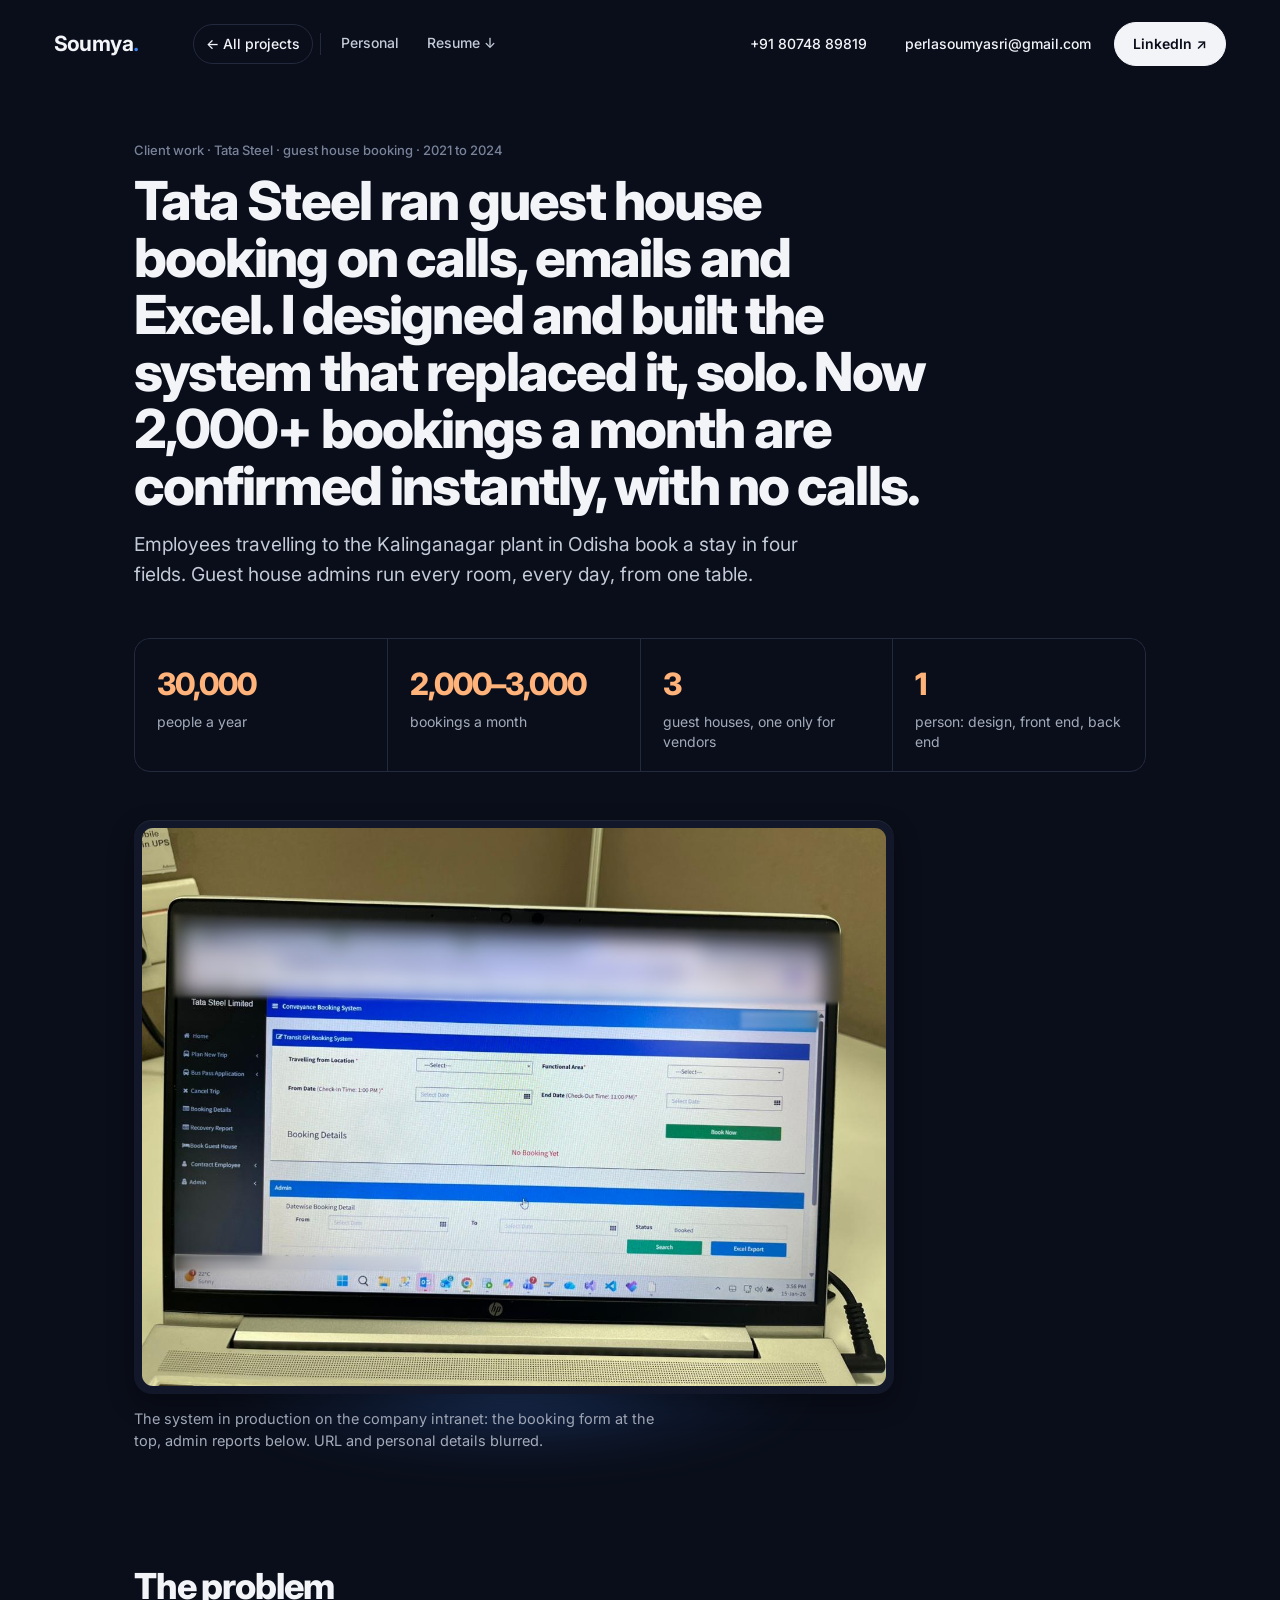
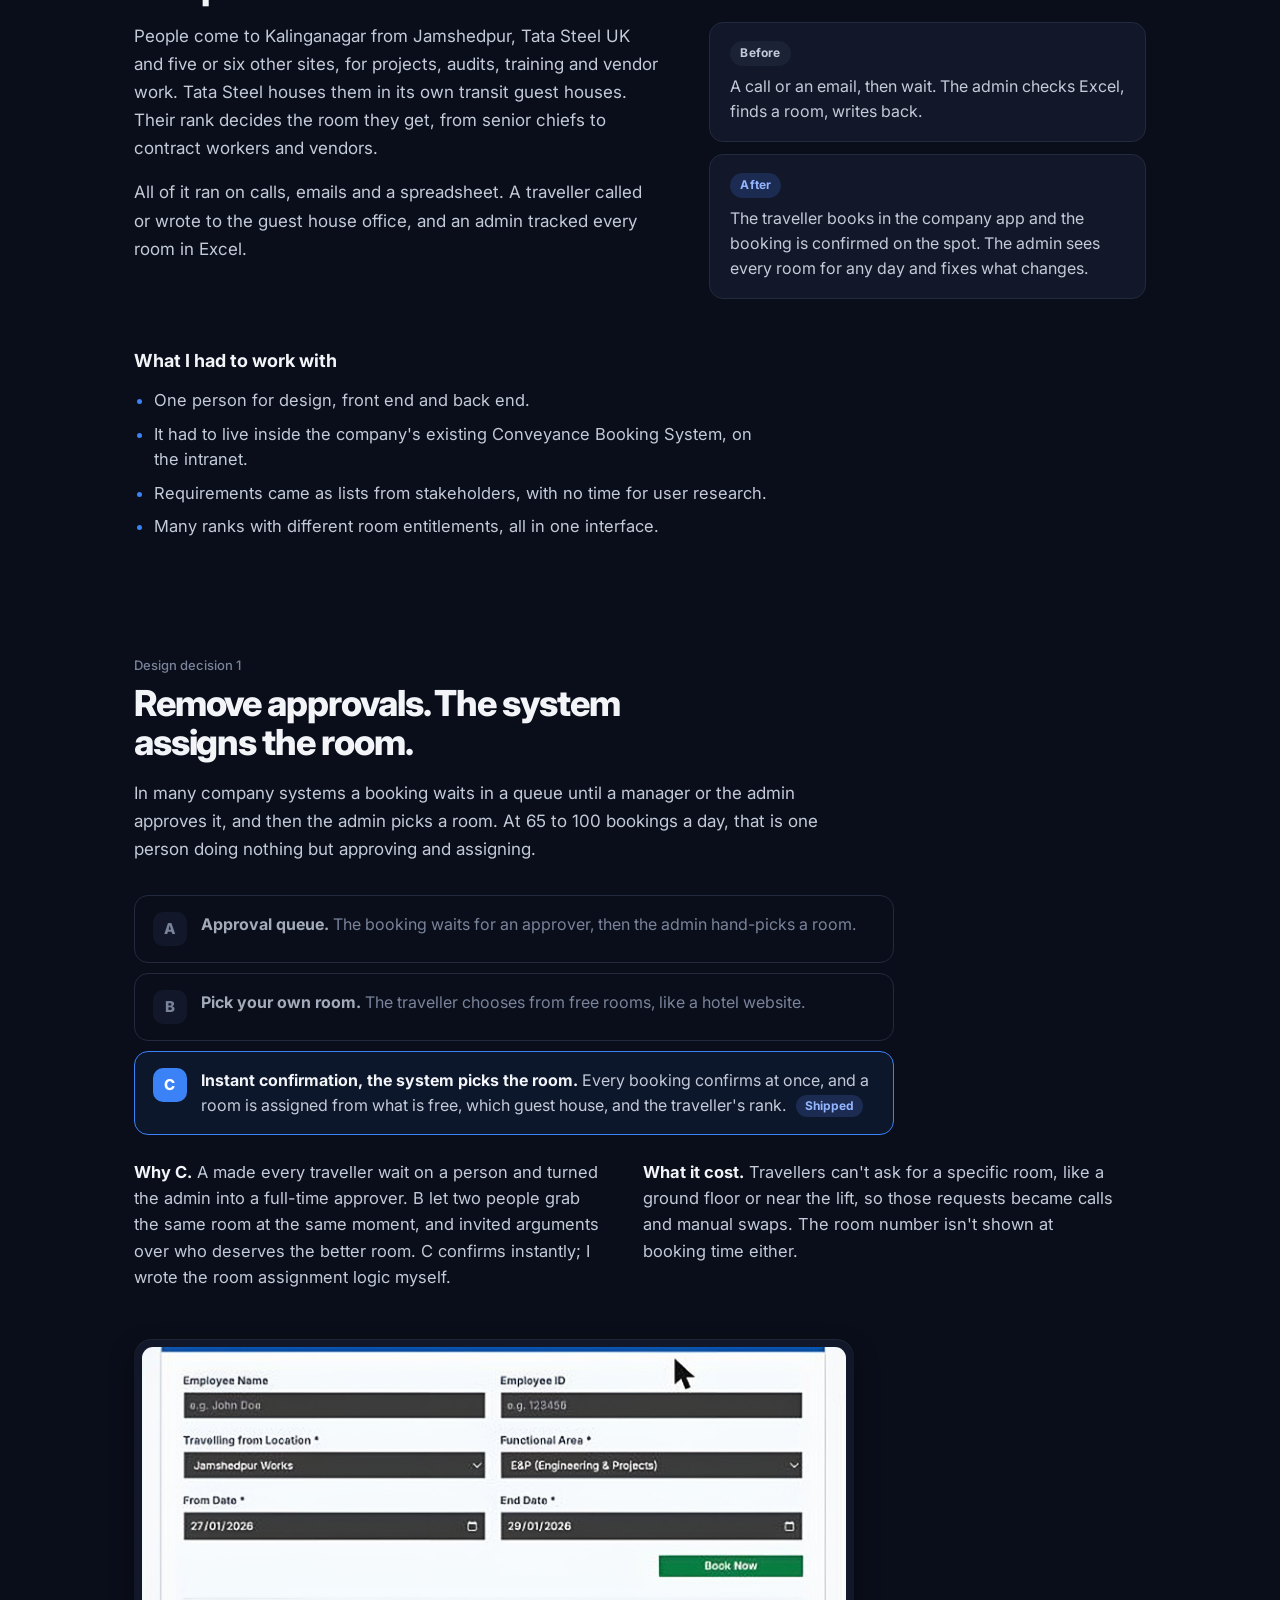
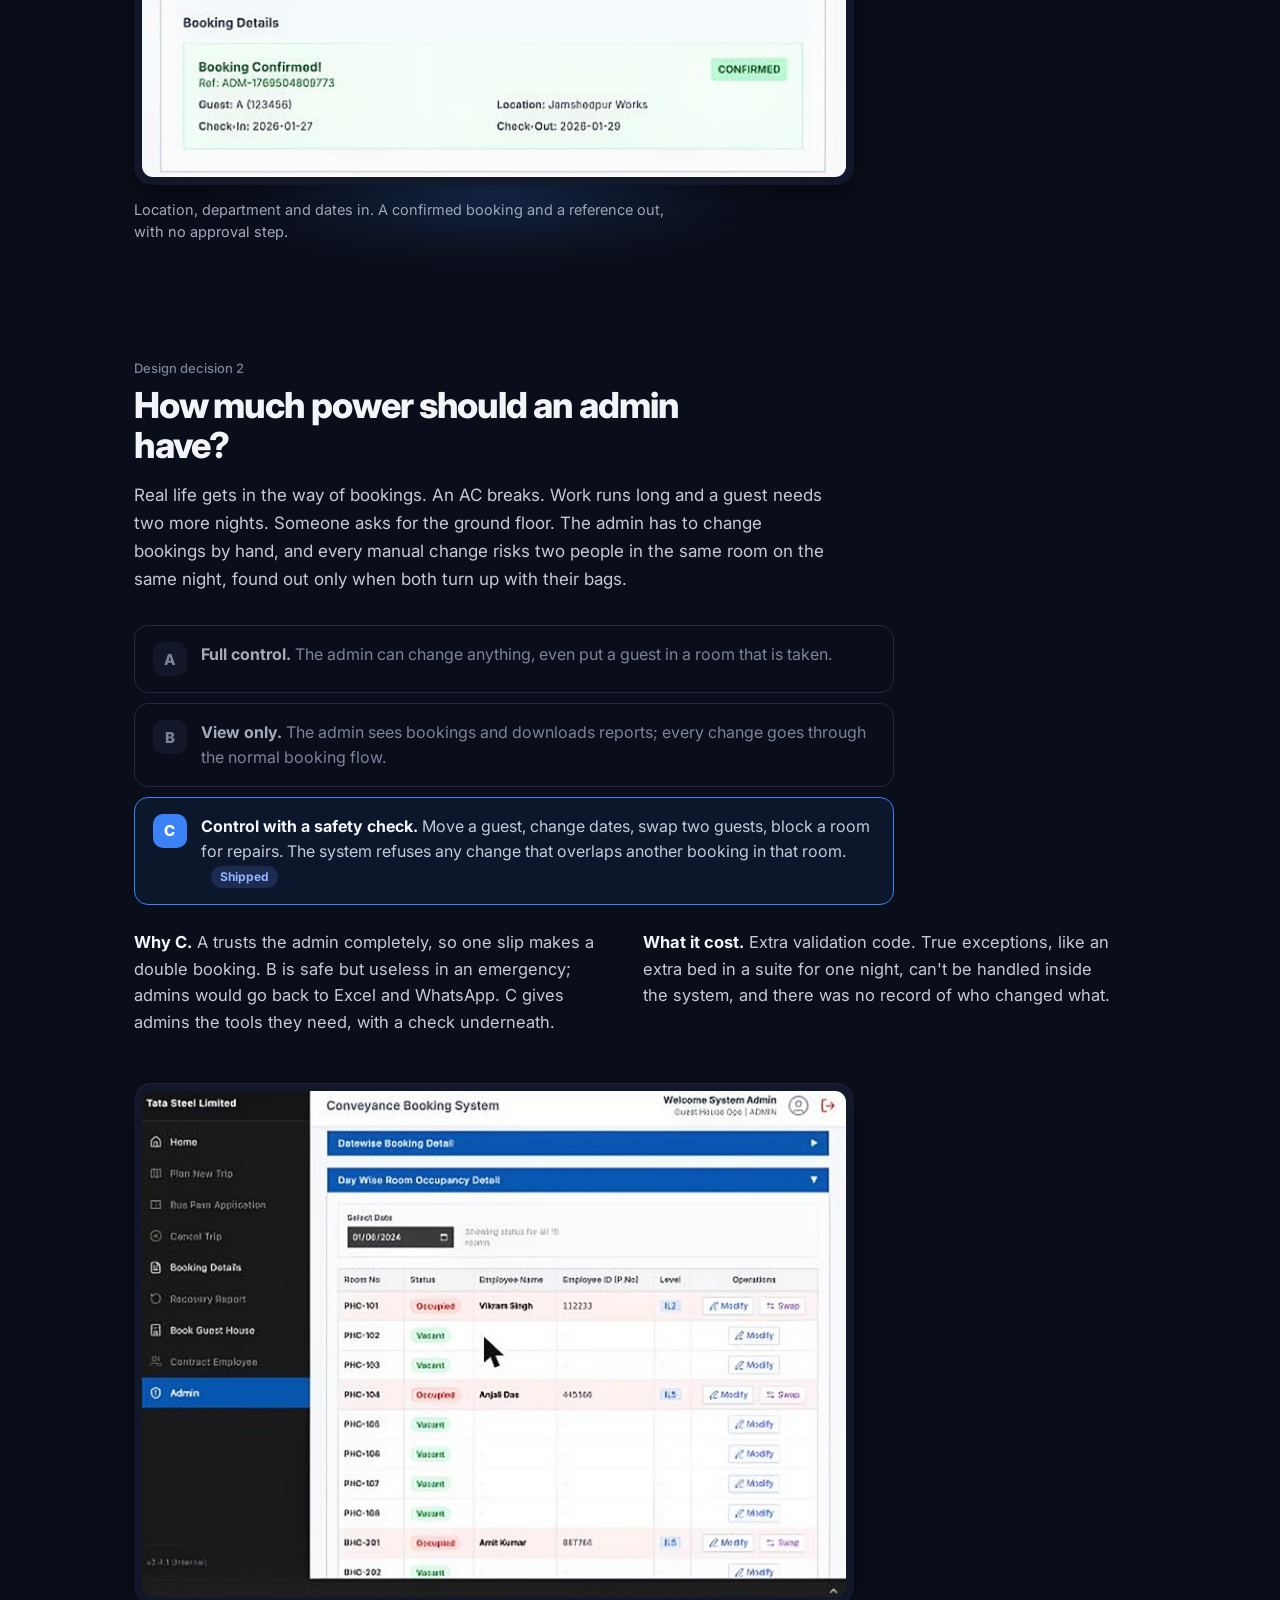
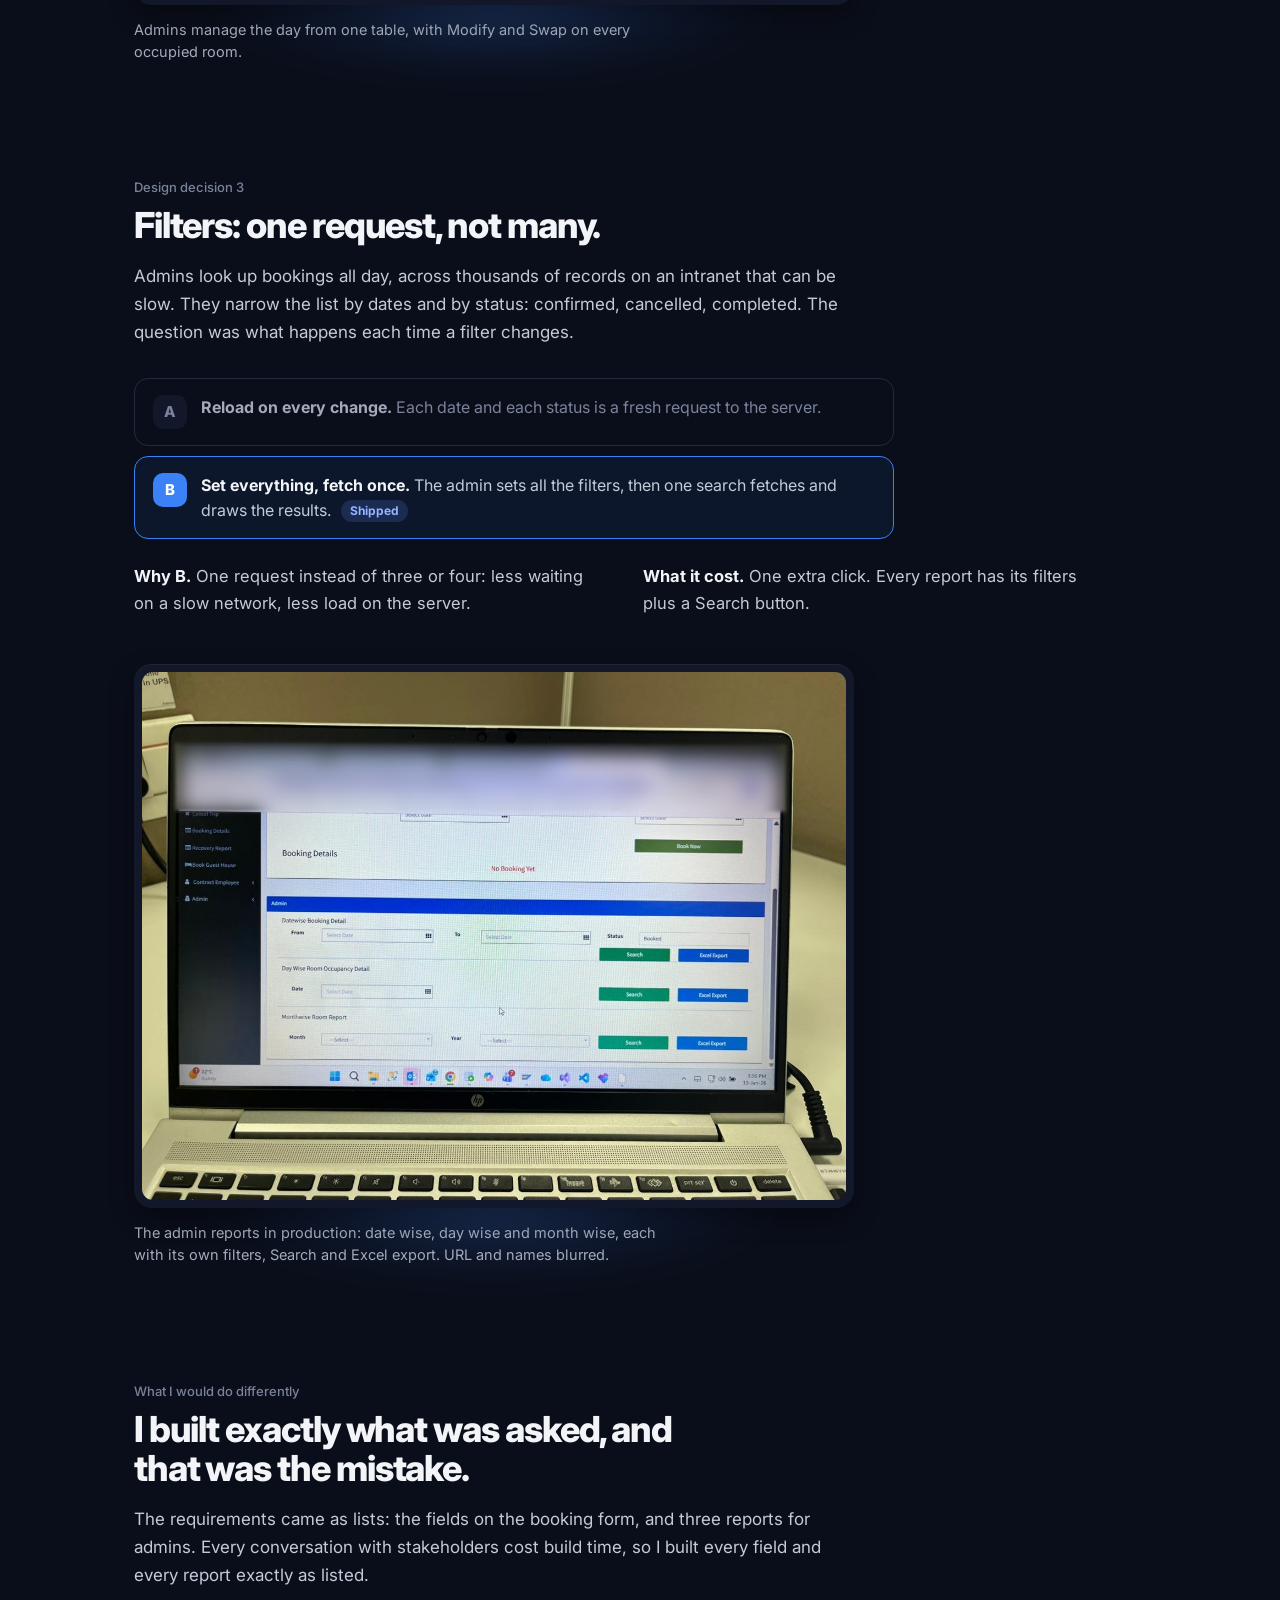
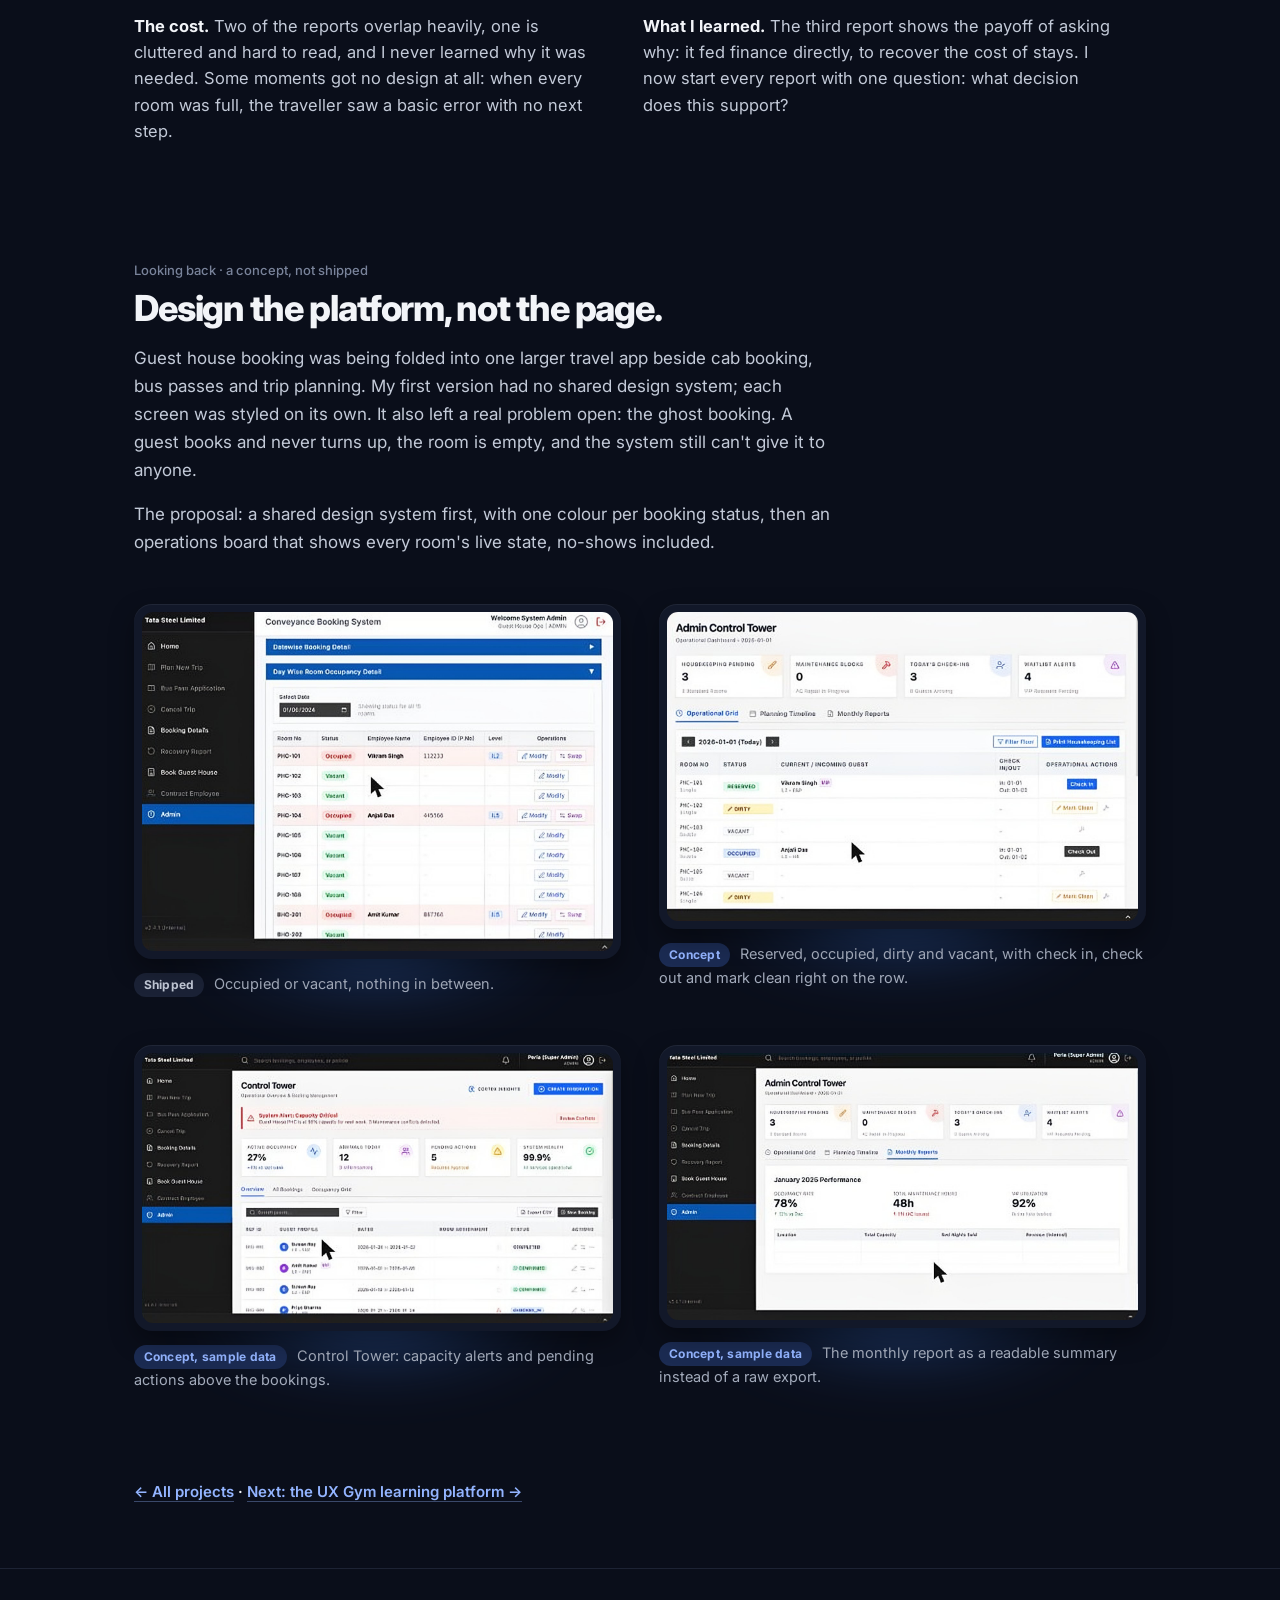
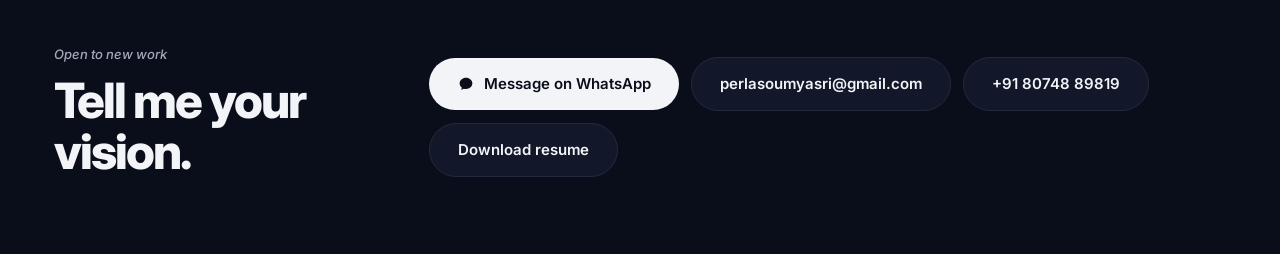
<file: tata.html>
<!DOCTYPE html>
<html lang="en">
<head>
  <meta charset="UTF-8" />
  <meta name="viewport" content="width=device-width, initial-scale=1.0" />
  <title>Tata Steel guest house booking · Soumya Perla</title>
  <meta name="description" content="Tata Steel ran guest house booking on calls, emails and Excel. I designed and built the system that replaced it, solo. Now 2,000+ bookings a month are confirmed instantly, with no calls." />
  <meta property="og:type" content="website" />
  <meta property="og:title" content="Tata Steel guest house booking · Soumya Perla" />
  <meta property="og:description" content="Tata Steel ran guest house booking on calls, emails and Excel. I designed and built the system that replaced it, solo. Now 2,000+ bookings a month are confirmed instantly, with no calls." />
  <meta property="og:url" content="https://soumyaperla.vercel.app/tata" />
  <meta property="og:image" content="https://soumyaperla.vercel.app/assets/og-home-2.png" />
  <meta property="og:image:width" content="1200" />
  <meta property="og:image:height" content="630" />
  <meta name="twitter:card" content="summary_large_image" />
  <meta name="twitter:image" content="https://soumyaperla.vercel.app/assets/og-home-2.png" />
  <meta name="theme-color" content="#0a0e1a" />
  <meta name="color-scheme" content="dark" />
  <link rel="stylesheet" href="style.css" />
  <link rel="icon" href="favicon.ico" sizes="any" />
  <link rel="icon" type="image/png" sizes="32x32" href="favicon-32.png" />
  <link rel="icon" type="image/png" sizes="16x16" href="favicon-16.png" />
  <link rel="apple-touch-icon" href="apple-touch-icon.png" />
  <link rel="manifest" href="site.webmanifest" />
</head>
<body>
<div class="sheet">

  <!-- ================= TATA STEEL · GUEST HOUSE BOOKING =================
       The first project page told top to bottom (2026-10-06): she wants
       project pages vertical once they carry decision stories. Every fact
       here is from her own case study draft. The draft's open "confirm"
       and "add" notes are left out until she fills them, and the concept
       screens stay labelled as concepts with sample data.
       ==================================================================== -->
  <header class="topbar">
    <a class="wordmark" href="index.html">Soumya<span>.</span></a>
    <nav class="secnav" aria-label="Sections">
      <a class="nav-back" href="index.html#projects">← All projects</a>
      <a href="index.html#personal">Personal</a>
      <a href="assets/Perla-Soumya-Resume.pdf" download="Perla Soumya - Resume.pdf">Resume ↓</a>
    </nav>
    <div class="links">
      <a class="pill" href="tel:+918074889819" data-copy="+91 80748 89819" data-action="wa">+91 80748 89819</a>
      <a class="pill" href="mailto:perlasoumyasri@gmail.com" data-copy="perlasoumyasri@gmail.com" data-action="mail">perlasoumyasri@gmail.com</a>
      <a class="pill solid" href="https://www.linkedin.com/in/perla-soumya/" target="_blank" rel="noopener">LinkedIn ↗</a>
    </div>
  </header>

  <main class="cs">

    <section class="cs-hero">
      <p class="cs-k">Client work · Tata Steel · guest house booking · 2021 to 2024</p>
      <h1>Tata Steel ran guest house booking on calls, emails and Excel. I designed and built the system that replaced it, solo. Now 2,000+ bookings a month are confirmed instantly, with no calls.</h1>
      <p class="cs-lede">Employees travelling to the Kalinganagar plant in Odisha book a stay in four fields. Guest house admins run every room, every day, from one table.</p>
      <ul class="cs-nums">
        <li><b>30,000</b><span>people a year</span></li>
        <li><b>2,000–3,000</b><span>bookings a month</span></li>
        <li><b>3</b><span>guest houses, one only for vendors</span></li>
        <li><b>1</b><span>person: design, front end, back end</span></li>
      </ul>
      <figure class="cs-shot cs-wide">
        <div class="cs-frame"><img src="assets/tata/photo-form.jpg" width="1280" height="960" alt="Photo of a laptop running the guest house booking system on the Tata Steel intranet, with the booking form at the top and admin reports below. The URL and personal details are blurred." /></div>
        <figcaption>The system in production on the company intranet: the booking form at the top, admin reports below. URL and personal details blurred.</figcaption>
      </figure>
    </section>

    <section class="cs-sec">
      <h2>The problem</h2>
      <div class="cs-cols">
        <div>
          <p>People come to Kalinganagar from Jamshedpur, Tata Steel UK and five or six other sites, for projects, audits, training and vendor work. Tata Steel houses them in its own transit guest houses. Their rank decides the room they get, from senior chiefs to contract workers and vendors.</p>
          <p>All of it ran on calls, emails and a spreadsheet. A traveller called or wrote to the guest house office, and an admin tracked every room in Excel.</p>
        </div>
        <ul class="cs-ba">
          <li><span class="cs-tag">Before</span>A call or an email, then wait. The admin checks Excel, finds a room, writes back.</li>
          <li><span class="cs-tag on">After</span>The traveller books in the company app and the booking is confirmed on the spot. The admin sees every room for any day and fixes what changes.</li>
        </ul>
      </div>
      <h3 class="cs-h3">What I had to work with</h3>
      <ul class="cs-list">
        <li>One person for design, front end and back end.</li>
        <li>It had to live inside the company's existing Conveyance Booking System, on the intranet.</li>
        <li>Requirements came as lists from stakeholders, with no time for user research.</li>
        <li>Many ranks with different room entitlements, all in one interface.</li>
      </ul>
    </section>

    <!-- Decision stories: the options she weighed, the one that shipped
         lit, the others dimmed, then why and what it cost. -->
    <section class="cs-sec">
      <p class="cs-k">Design decision 1</p>
      <h2>Remove approvals. The system assigns the room.</h2>
      <p>In many company systems a booking waits in a queue until a manager or the admin approves it, and then the admin picks a room. At 65 to 100 bookings a day, that is one person doing nothing but approving and assigning.</p>
      <ol class="cs-opts">
        <li><b>A</b><div><strong>Approval queue.</strong> The booking waits for an approver, then the admin hand-picks a room.</div></li>
        <li><b>B</b><div><strong>Pick your own room.</strong> The traveller chooses from free rooms, like a hotel website.</div></li>
        <li class="won"><b>C</b><div><strong>Instant confirmation, the system picks the room.</strong> Every booking confirms at once, and a room is assigned from what is free, which guest house, and the traveller's rank.<span class="cs-ship">Shipped</span></div></li>
      </ol>
      <div class="cs-why">
        <p><b>Why C.</b> A made every traveller wait on a person and turned the admin into a full-time approver. B let two people grab the same room at the same moment, and invited arguments over who deserves the better room. C confirms instantly; I wrote the room assignment logic myself.</p>
        <p><b>What it cost.</b> Travellers can't ask for a specific room, like a ground floor or near the lift, so those requests became calls and manual swaps. The room number isn't shown at booking time either.</p>
      </div>
      <figure class="cs-shot">
        <div class="cs-frame"><img src="assets/tata/hd04.jpg" width="1467" height="897" loading="lazy" alt="Booking form with location, functional area and dates, and a Booking Confirmed card with a reference number below it." /></div>
        <figcaption>Location, department and dates in. A confirmed booking and a reference out, with no approval step.</figcaption>
      </figure>
    </section>

    <section class="cs-sec">
      <p class="cs-k">Design decision 2</p>
      <h2>How much power should an admin have?</h2>
      <p>Real life gets in the way of bookings. An AC breaks. Work runs long and a guest needs two more nights. Someone asks for the ground floor. The admin has to change bookings by hand, and every manual change risks two people in the same room on the same night, found out only when both turn up with their bags.</p>
      <ol class="cs-opts">
        <li><b>A</b><div><strong>Full control.</strong> The admin can change anything, even put a guest in a room that is taken.</div></li>
        <li><b>B</b><div><strong>View only.</strong> The admin sees bookings and downloads reports; every change goes through the normal booking flow.</div></li>
        <li class="won"><b>C</b><div><strong>Control with a safety check.</strong> Move a guest, change dates, swap two guests, block a room for repairs. The system refuses any change that overlaps another booking in that room.<span class="cs-ship">Shipped</span></div></li>
      </ol>
      <div class="cs-why">
        <p><b>Why C.</b> A trusts the admin completely, so one slip makes a double booking. B is safe but useless in an emergency; admins would go back to Excel and WhatsApp. C gives admins the tools they need, with a check underneath.</p>
        <p><b>What it cost.</b> Extra validation code. True exceptions, like an extra bed in a suite for one night, can't be handled inside the system, and there was no record of who changed what.</p>
      </div>
      <figure class="cs-shot">
        <div class="cs-frame"><img src="assets/tata/hd05.jpg" width="1470" height="1056" loading="lazy" alt="Day Wise Room Occupancy table with Modify and Swap actions on occupied rooms." /></div>
        <figcaption>Admins manage the day from one table, with Modify and Swap on every occupied room.</figcaption>
      </figure>
    </section>

    <section class="cs-sec">
      <p class="cs-k">Design decision 3</p>
      <h2>Filters: one request, not many.</h2>
      <p>Admins look up bookings all day, across thousands of records on an intranet that can be slow. They narrow the list by dates and by status: confirmed, cancelled, completed. The question was what happens each time a filter changes.</p>
      <ol class="cs-opts">
        <li><b>A</b><div><strong>Reload on every change.</strong> Each date and each status is a fresh request to the server.</div></li>
        <li class="won"><b>B</b><div><strong>Set everything, fetch once.</strong> The admin sets all the filters, then one search fetches and draws the results.<span class="cs-ship">Shipped</span></div></li>
      </ol>
      <div class="cs-why">
        <p><b>Why B.</b> One request instead of three or four: less waiting on a slow network, less load on the server.</p>
        <p><b>What it cost.</b> One extra click. Every report has its filters plus a Search button.</p>
      </div>
      <figure class="cs-shot">
        <div class="cs-frame"><img src="assets/tata/photo-reports.jpg" width="1280" height="960" loading="lazy" alt="Photo of a laptop showing the admin reports, each with its own filters, a Search button and an Excel export. The URL and names are blurred." /></div>
        <figcaption>The admin reports in production: date wise, day wise and month wise, each with its own filters, Search and Excel export. URL and names blurred.</figcaption>
      </figure>
    </section>

    <section class="cs-sec">
      <p class="cs-k">What I would do differently</p>
      <h2>I built exactly what was asked, and that was the mistake.</h2>
      <p>The requirements came as lists: the fields on the booking form, and three reports for admins. Every conversation with stakeholders cost build time, so I built every field and every report exactly as listed.</p>
      <div class="cs-why">
        <p><b>The cost.</b> Two of the reports overlap heavily, one is cluttered and hard to read, and I never learned why it was needed. Some moments got no design at all: when every room was full, the traveller saw a basic error with no next step.</p>
        <p><b>What I learned.</b> The third report shows the payoff of asking why: it fed finance directly, to recover the cost of stays. I now start every report with one question: what decision does this support?</p>
      </div>
    </section>

    <section class="cs-sec">
      <p class="cs-k">Looking back · a concept, not shipped</p>
      <h2>Design the platform, not the page.</h2>
      <p>Guest house booking was being folded into one larger travel app beside cab booking, bus passes and trip planning. My first version had no shared design system; each screen was styled on its own. It also left a real problem open: the ghost booking. A guest books and never turns up, the room is empty, and the system still can't give it to anyone.</p>
      <p>The proposal: a shared design system first, with one colour per booking status, then an operations board that shows every room's live state, no-shows included.</p>
      <div class="cs-pair">
        <figure class="cs-shot">
          <div class="cs-frame"><img src="assets/tata/hd07.jpg" width="1470" height="1056" loading="lazy" alt="Shipped occupancy table: each room is Occupied or Vacant." /></div>
          <figcaption><span class="cs-tag">Shipped</span>Occupied or vacant, nothing in between.</figcaption>
        </figure>
        <figure class="cs-shot">
          <div class="cs-frame"><img src="assets/tata/hd08.jpg" width="1470" height="963" loading="lazy" alt="Concept operations grid: rooms marked Reserved, Occupied, Dirty or Vacant, with Check in, Check out and Mark clean on each row." /></div>
          <figcaption><span class="cs-tag on">Concept</span>Reserved, occupied, dirty and vacant, with check in, check out and mark clean right on the row.</figcaption>
        </figure>
      </div>
      <div class="cs-pair">
        <figure class="cs-shot">
          <div class="cs-frame"><img src="assets/tata/hd09.jpg" width="1470" height="843" loading="lazy" alt="Concept Control Tower: capacity alerts and pending actions above the bookings list. Sample data." /></div>
          <figcaption><span class="cs-tag on">Concept, sample data</span>Control Tower: capacity alerts and pending actions above the bookings.</figcaption>
        </figure>
        <figure class="cs-shot">
          <div class="cs-frame"><img src="assets/tata/hd10.jpg" width="1467" height="831" loading="lazy" alt="Concept monthly report: occupancy and usage as a readable summary. Sample data." /></div>
          <figcaption><span class="cs-tag on">Concept, sample data</span>The monthly report as a readable summary instead of a raw export.</figcaption>
        </figure>
      </div>
      <p class="next-proj"><a href="index.html#projects">← All projects</a> · <a href="lms.html">Next: the UX Gym learning platform →</a></p>
    </section>

  </main>

  <div class="quote">
    <div>
      <p class="close-k">Open to new work</p>
      <h2>Tell me your vision.</h2>
    </div>
    <div class="quote-ways">
      <a class="cta" href="https://wa.me/918074889819?text=Hi%20Soumya%2C%20I%20saw%20your%20portfolio%20and%20I%20would%20like%20to%20talk%20to%20you%20about%20a%20project." target="_blank" rel="noopener">
        <svg viewBox="0 0 24 24" aria-hidden="true"><path d="M12 3.5c-4.7 0-8.5 3.4-8.5 7.6 0 2.3 1.1 4.3 2.9 5.7l-.7 3.2 3.3-1.8c.9.3 1.9.4 3 .4 4.7 0 8.5-3.4 8.5-7.5S16.7 3.5 12 3.5z"/></svg>
        Message on WhatsApp
      </a>
      <a class="cta ghost" href="mailto:perlasoumyasri@gmail.com" data-copy="perlasoumyasri@gmail.com" data-action="mail">perlasoumyasri@gmail.com</a>
      <a class="cta ghost" href="tel:+918074889819" data-copy="+91 80748 89819" data-action="wa">+91 80748 89819</a>
      <a class="cta ghost" href="assets/Perla-Soumya-Resume.pdf" download="Perla Soumya - Resume.pdf">Download resume</a>
    </div>
  </div>

</div>

<!-- Phones hide the top menu, so a project page keeps this bar on screen
     the whole time: the way back is always one tap away (2026-10-06). -->
<nav class="secbar show" aria-label="Sections">
  <a class="nav-back" href="index.html#projects">← Projects</a>
  <a href="index.html#personal">Personal</a>
  <a href="assets/Perla-Soumya-Resume.pdf" download="Perla Soumya - Resume.pdf">Resume</a>
</nav>

<script src="site.js" defer></script>
<script src="reactions.js" defer></script>
</body>
</html>
</file>
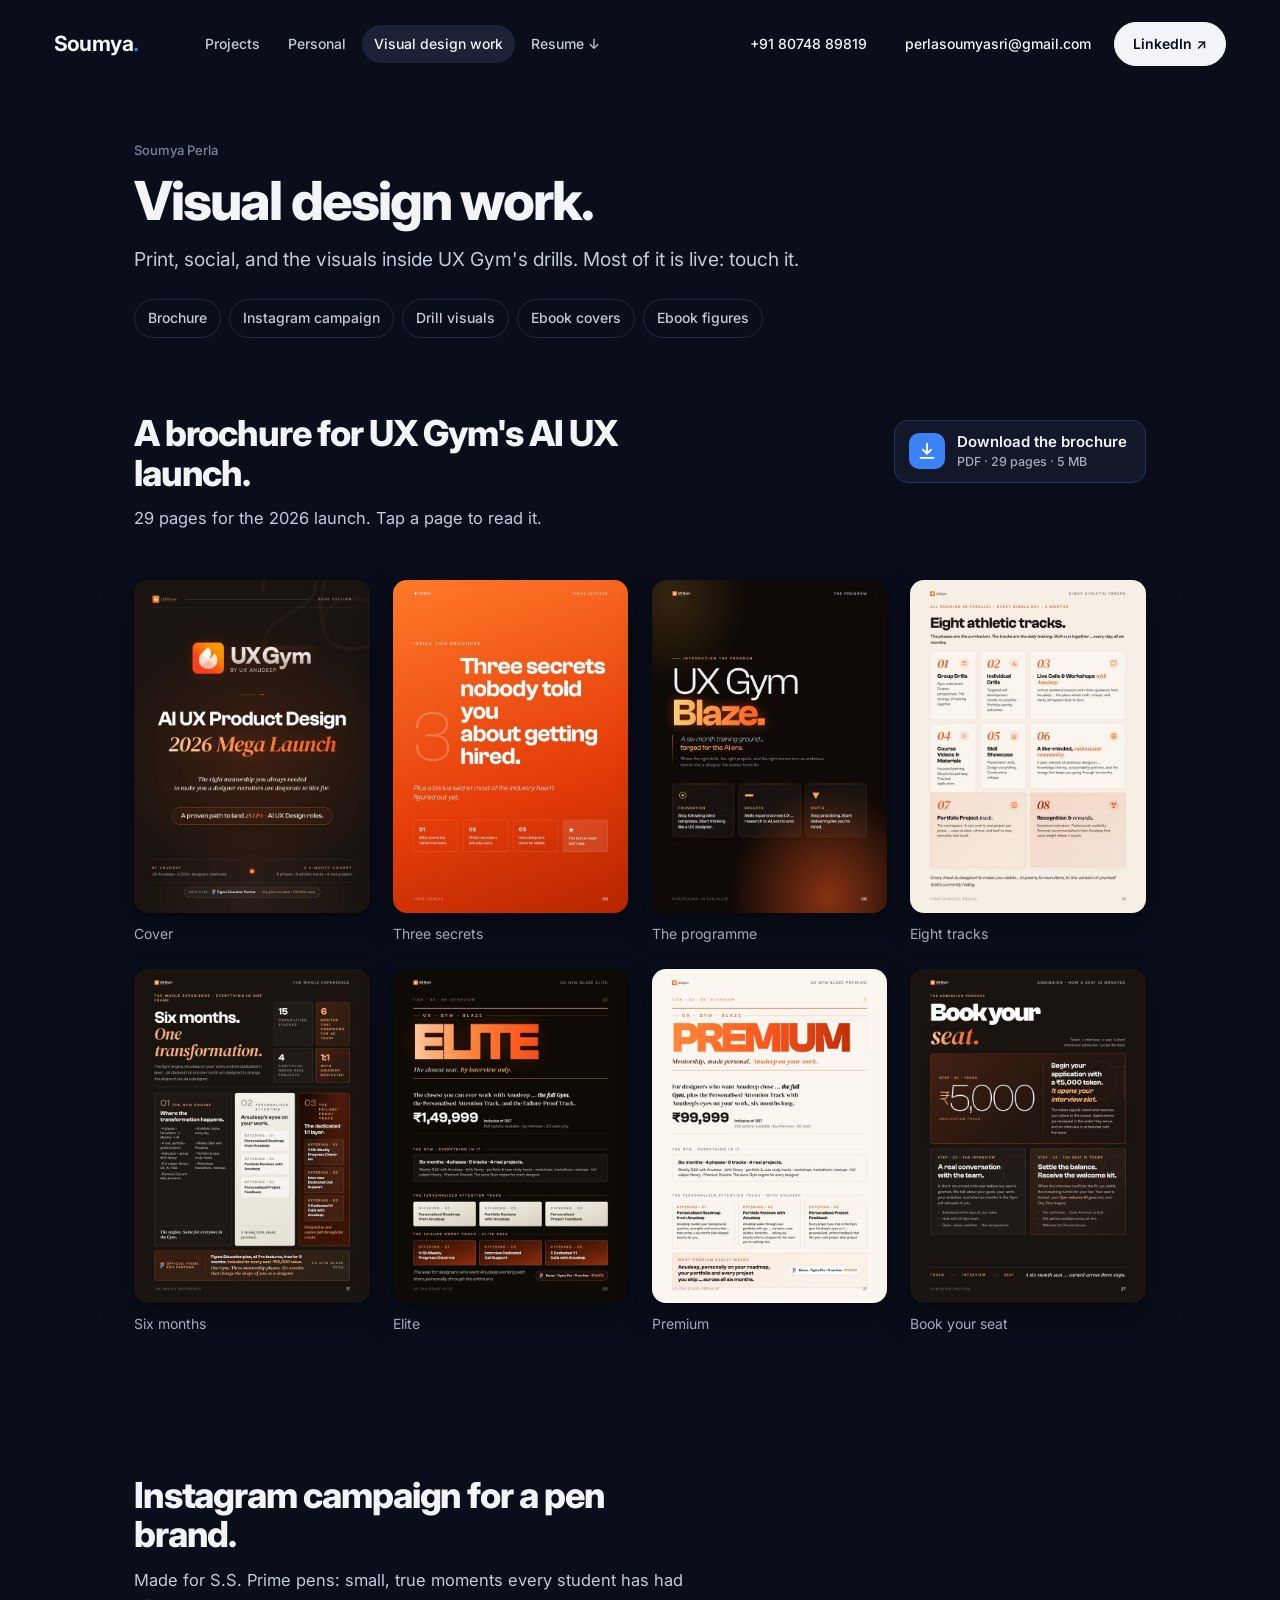
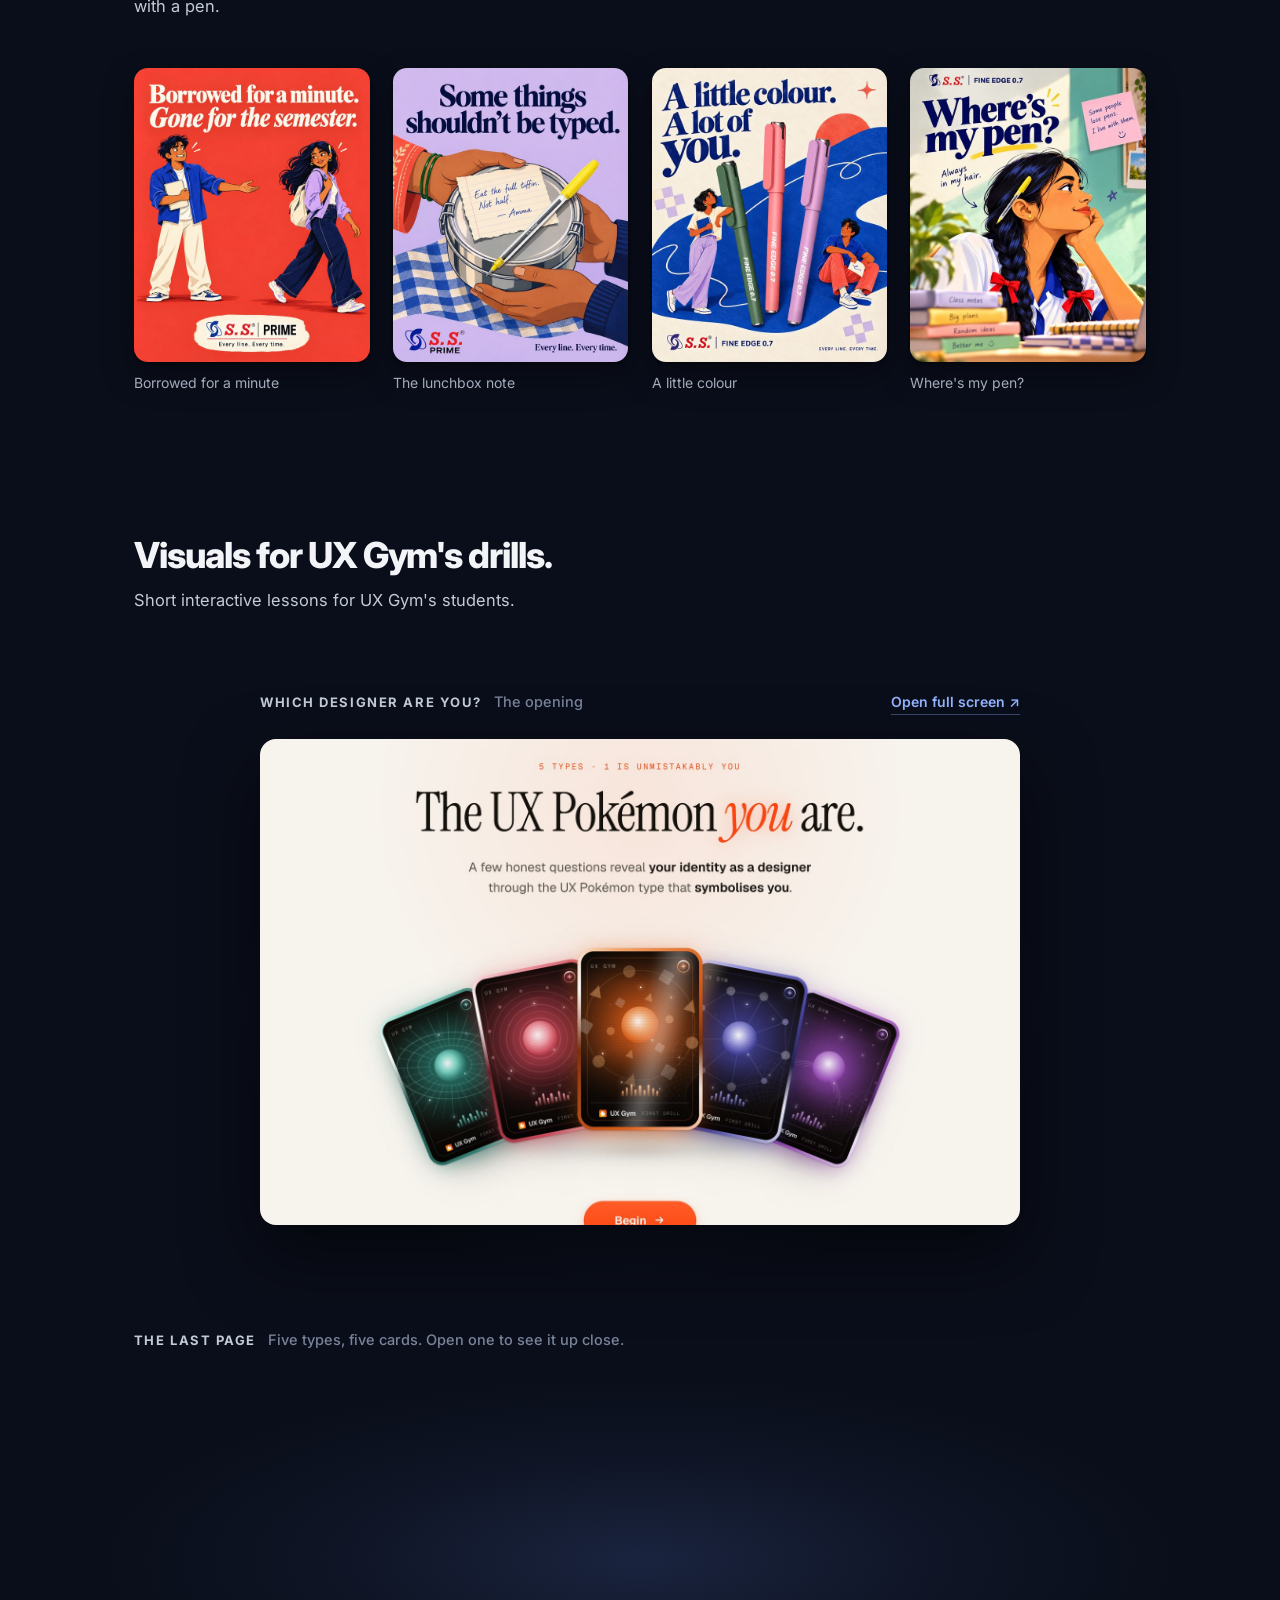
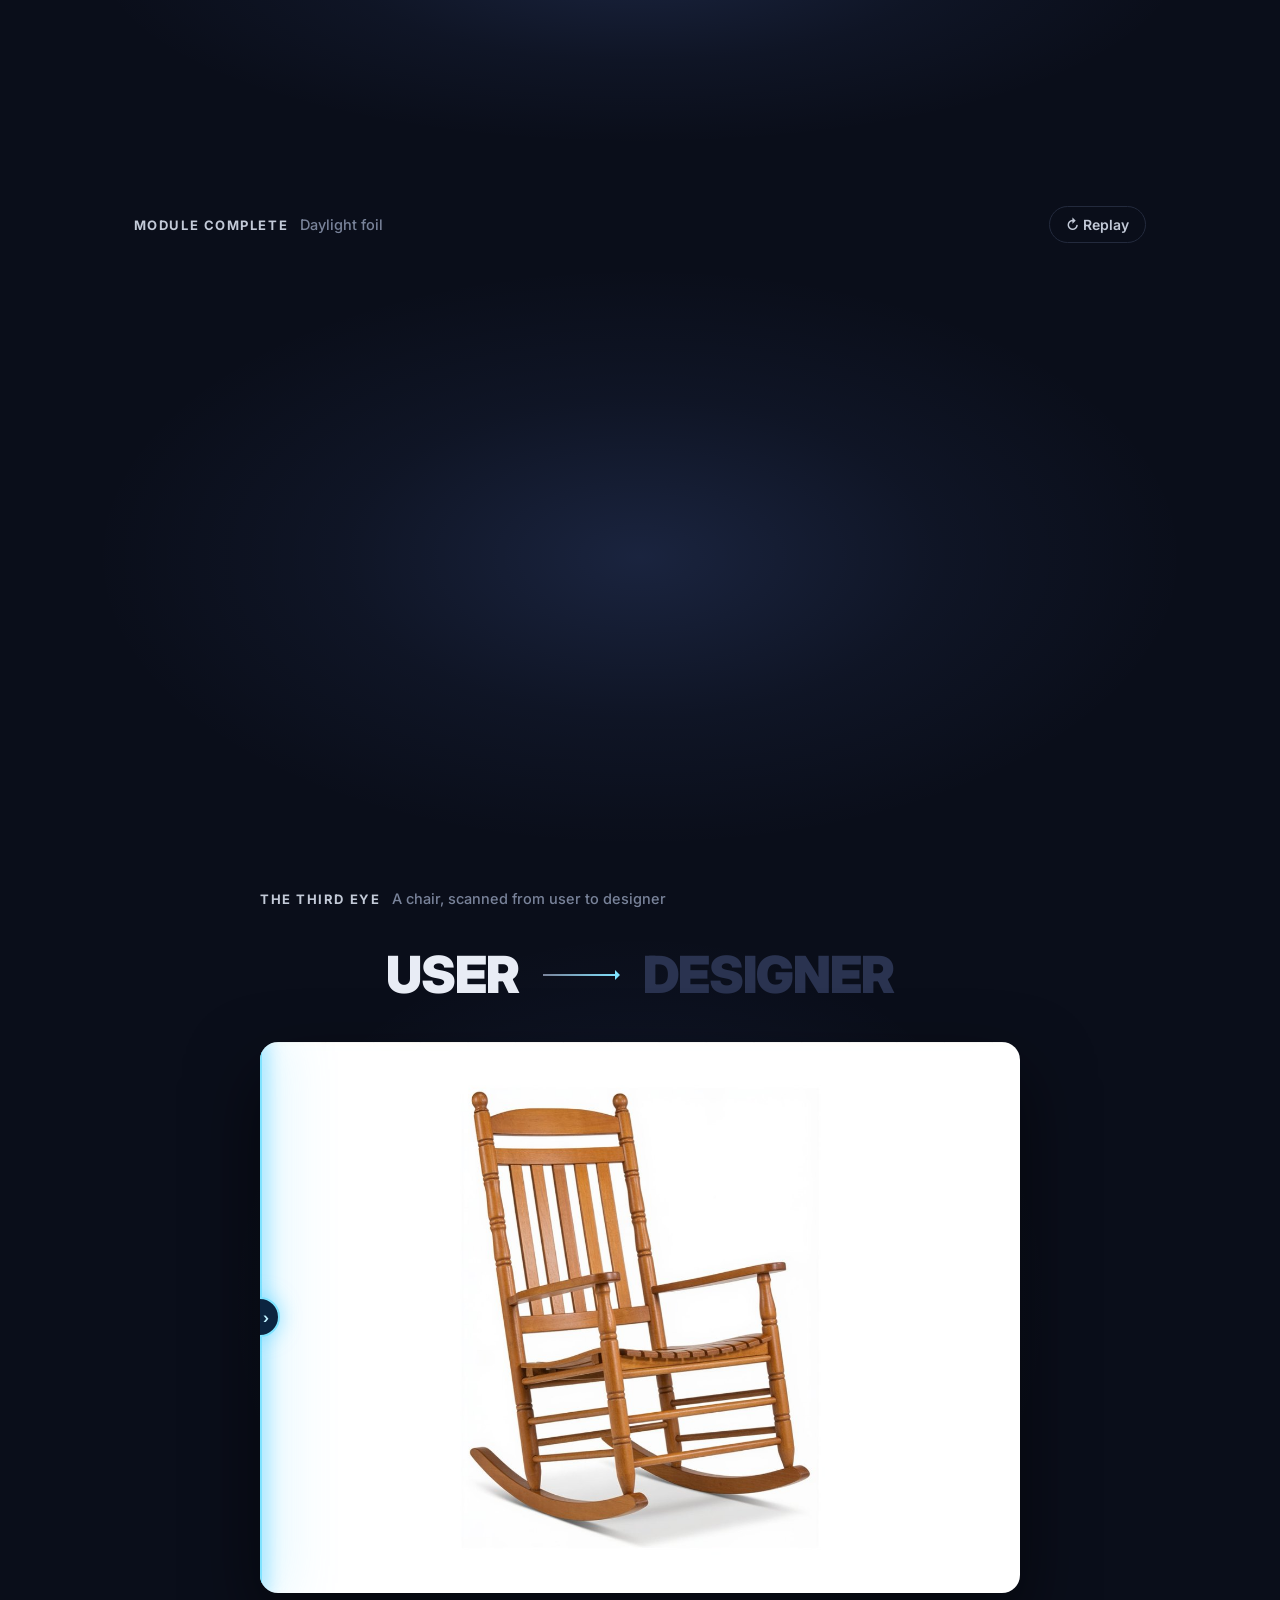
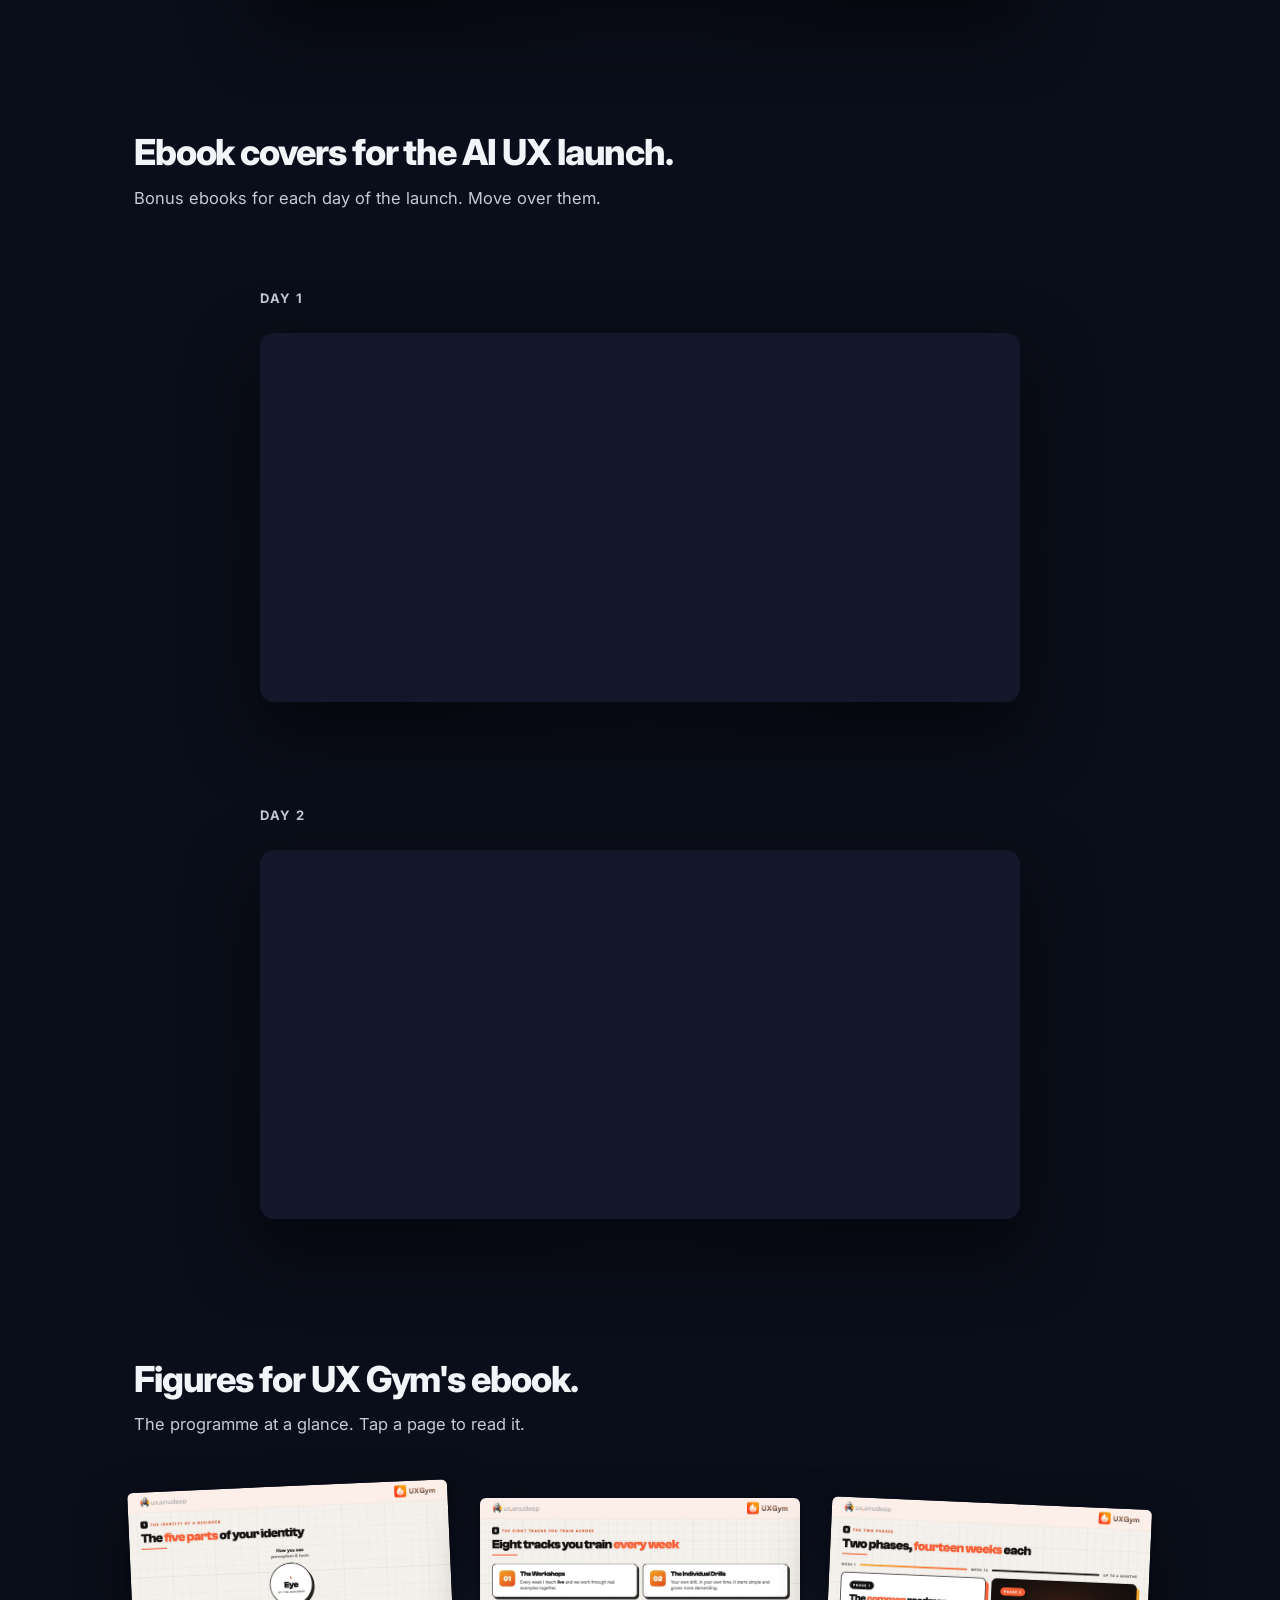
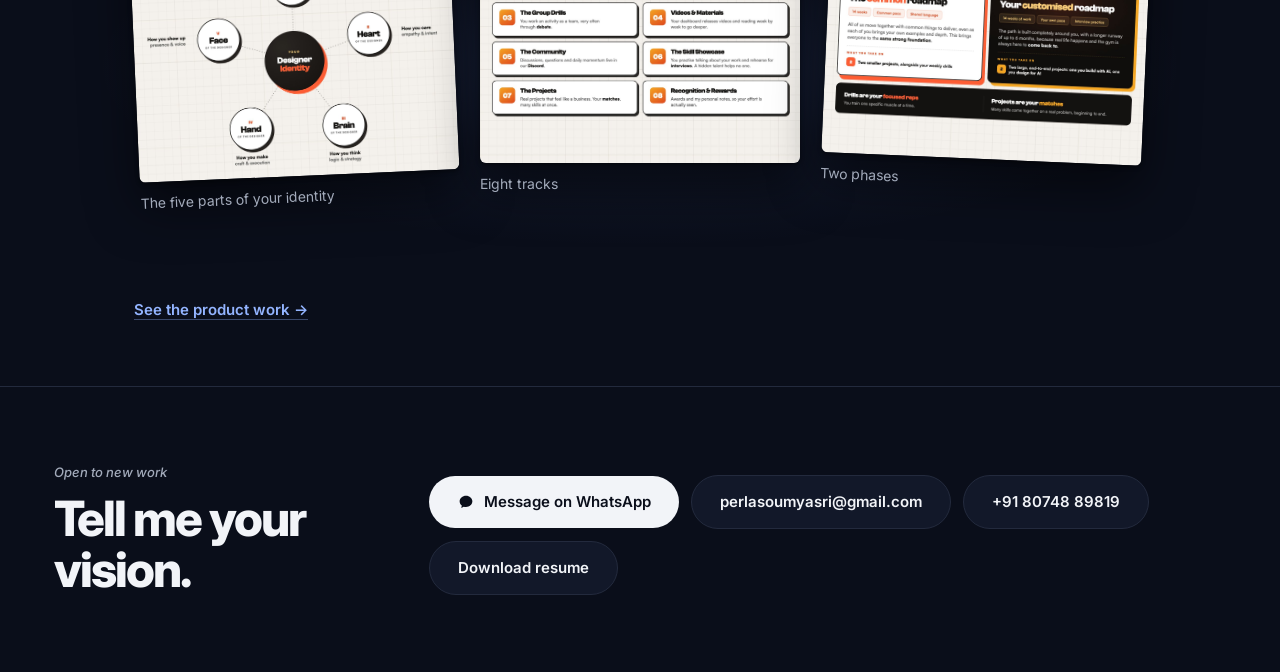
<file: visual.html>
<!DOCTYPE html>
<html lang="en">
<head>
  <meta charset="UTF-8" />
  <meta name="viewport" content="width=device-width, initial-scale=1.0" />
  <title>Visual design work · Soumya Perla</title>
  <meta name="description" content="Brochures, campaigns and drill visuals for UX Gym and S.S. Prime pens. Most of it is live: touch it." />
  <meta property="og:type" content="website" />
  <meta property="og:title" content="Visual design work · Soumya Perla" />
  <meta property="og:description" content="Brochures, campaigns and drill visuals for UX Gym and S.S. Prime pens. Most of it is live: touch it." />
  <meta property="og:url" content="https://soumyaperla.vercel.app/visual" />
  <meta property="og:image" content="https://soumyaperla.vercel.app/assets/og-visual.png" />
  <meta property="og:image:width" content="1200" />
  <meta property="og:image:height" content="630" />
  <meta name="twitter:card" content="summary_large_image" />
  <meta name="twitter:image" content="https://soumyaperla.vercel.app/assets/og-visual.png" />
  <meta name="theme-color" content="#0a0e1a" />
  <meta name="color-scheme" content="dark" />
  <link rel="stylesheet" href="style.css" />
  <link rel="icon" href="favicon.ico" sizes="any" />
  <link rel="icon" type="image/png" sizes="32x32" href="favicon-32.png" />
  <link rel="icon" type="image/png" sizes="16x16" href="favicon-16.png" />
  <link rel="apple-touch-icon" href="apple-touch-icon.png" />
  <link rel="manifest" href="site.webmanifest" />
</head>
<body>
<div class="sheet">

  <!-- ================= VISUAL DESIGN WORK =================
       Her visual work on its own page (2026-10-06): every "Visual design
       work" link opens it. Only work she made; anything confidential or
       not hers stays out. Any piece opens full size (site.js designWork).
       ====================================================== -->
  <header class="topbar">
    <a class="wordmark" href="index.html">Soumya<span>.</span></a>
    <!-- The same four sections as every page, with this one marked, so a
         visitor who lands here from a shared link always knows where they
         are and where the rest of her work is (her note, 2026-10-06). -->
    <nav class="secnav" aria-label="Sections">
      <a href="index.html#projects">Projects</a>
      <a href="index.html#personal">Personal</a>
      <a href="visual.html" aria-current="page">Visual design work</a>
      <a href="assets/Perla-Soumya-Resume.pdf" download="Perla Soumya - Resume.pdf">Resume ↓</a>
    </nav>
    <div class="links">
      <a class="pill" href="tel:+918074889819" data-copy="+91 80748 89819" data-action="wa">+91 80748 89819</a>
      <a class="pill" href="mailto:perlasoumyasri@gmail.com" data-copy="perlasoumyasri@gmail.com" data-action="mail">perlasoumyasri@gmail.com</a>
      <a class="pill solid" href="https://www.linkedin.com/in/perla-soumya/" target="_blank" rel="noopener">LinkedIn ↗</a>
    </div>
  </header>

  <main class="cs vw">
    <section class="cs-hero">
      <p class="cs-k">Soumya Perla</p>
      <h1>Visual design work.</h1>
      <p class="cs-lede">Print, social, and the visuals inside UX Gym's drills. Most of it is live: touch it.</p>
      <p class="vw-jump"><a href="#vw-bro">Brochure</a><a href="#vw-pen">Instagram campaign</a><a href="#vw-drill">Drill visuals</a><a href="#vw-covers">Ebook covers</a><a href="#vw-book">Ebook figures</a></p>
    </section>

    <section class="vw-sec" id="vw-bro" aria-labelledby="vw-bro-h">
      <div class="vw-head">
        <div class="vw-head-t">
          <h2 id="vw-bro-h">A brochure for UX Gym's AI UX launch.</h2>
          <p class="dw-ctx">29 pages for the 2026 launch. Tap a page to read it.</p>
        </div>
        <a class="vw-dl" href="assets/visual/UX-Gym-Blaze-Brochure-2026.pdf" download="UX Gym Blaze Brochure 2026 - Soumya Perla.pdf"><svg viewBox="0 0 24 24" aria-hidden="true"><path d="M12 4v11m0 0l-4.5-4.5M12 15l4.5-4.5M5 19.5h14" fill="none" stroke="currentColor" stroke-width="2" stroke-linecap="round" stroke-linejoin="round"/></svg><span>Download the brochure<small>PDF · 29 pages · 5 MB</small></span></a>
      </div>
      <div class="dw-grid vw-natural">
        <button class="dw-piece" type="button"><img src="assets/visual/bro-01-sm.jpg" data-full="assets/visual/bro-01-full.jpg" width="909" height="1287" loading="lazy" alt="Brochure page: Cover: AI UX Product Design, 2026 Mega Launch" /><span>Cover</span></button>
        <button class="dw-piece" type="button"><img src="assets/visual/bro-04-sm.jpg" data-full="assets/visual/bro-04-full.jpg" width="909" height="1287" loading="lazy" alt="Brochure page: Three secrets nobody told you about getting hired" /><span>Three secrets</span></button>
        <button class="dw-piece" type="button"><img src="assets/visual/bro-09-sm.jpg" data-full="assets/visual/bro-09-full.jpg" width="909" height="1287" loading="lazy" alt="Brochure page: UX Gym Blaze: a six-month programme" /><span>The programme</span></button>
        <button class="dw-piece" type="button"><img src="assets/visual/bro-14-sm.jpg" data-full="assets/visual/bro-14-full.jpg" width="909" height="1287" loading="lazy" alt="Brochure page: Eight athletic tracks, laid out as numbered cards" /><span>Eight tracks</span></button>
        <button class="dw-piece" type="button"><img src="assets/visual/bro-18-sm.jpg" data-full="assets/visual/bro-18-full.jpg" width="909" height="1287" loading="lazy" alt="Brochure page: Six months, one transformation: the path month by month" /><span>Six months</span></button>
        <button class="dw-piece" type="button"><img src="assets/visual/bro-21-sm.jpg" data-full="assets/visual/bro-21-full.jpg" width="909" height="1287" loading="lazy" alt="Brochure page: The Elite plan" /><span>Elite</span></button>
        <button class="dw-piece" type="button"><img src="assets/visual/bro-22-sm.jpg" data-full="assets/visual/bro-22-full.jpg" width="909" height="1287" loading="lazy" alt="Brochure page: The Premium plan" /><span>Premium</span></button>
        <button class="dw-piece" type="button"><img src="assets/visual/bro-28-sm.jpg" data-full="assets/visual/bro-28-full.jpg" width="909" height="1287" loading="lazy" alt="Brochure page: Book your seat" /><span>Book your seat</span></button>
      </div>
    </section>

    <section class="vw-sec" id="vw-pen" aria-labelledby="vw-pen-h">
      <h2 id="vw-pen-h">Instagram campaign for a pen brand.</h2>
      <p class="dw-ctx">Made for S.S. Prime pens: small, true moments every student has had with a pen.</p>
      <div class="dw-grid dw-quad">
        <button class="dw-piece" type="button"><img src="assets/work/ss-semester-sm.jpg" data-full="assets/work/ss-semester.jpg" width="1122" height="1402" loading="lazy" alt="Illustrated poster: Borrowed for a minute. Gone for the semester. A student walks away with a borrowed pen." /><span>Borrowed for a minute</span></button>
        <button class="dw-piece" type="button"><img src="assets/work/ss-typed-lunch-sm.jpg" data-full="assets/work/ss-typed-lunch.jpg" width="1122" height="1402" loading="lazy" alt="Illustrated poster: Some things shouldn't be typed. A handwritten note from Amma on a lunchbox." /><span>The lunchbox note</span></button>
        <button class="dw-piece" type="button"><img src="assets/work/ss-colour-sm.jpg" data-full="assets/work/ss-colour.jpg" width="1122" height="1402" loading="lazy" alt="Illustrated poster: A little colour. A lot of you. Three giant Fine Edge 0.7 pens in green, coral and lilac, with one student leaning on a pen and another sitting beside them." /><span>A little colour</span></button>
        <button class="dw-piece" type="button"><img src="assets/work/ss-wheres-pen-2-sm.jpg" data-full="assets/work/ss-wheres-pen-2.jpg" width="1122" height="1402" loading="lazy" alt="Illustrated poster: Where's my pen? Always in my hair. A schoolgirl with braids and a yellow pen tucked behind her ear daydreams at her desk." /><span>Where's my pen?</span></button>
      </div>
    </section>

    <!-- Drills (2026-10-06, her direction): no boxes behind the work, only
         a soft light; one section title, then small labels for each piece. -->
    <section class="vw-sec" id="vw-drill" aria-labelledby="vw-drill-h">
      <h2 id="vw-drill-h">Visuals for UX Gym's drills.</h2>
      <p class="dw-ctx">Short interactive lessons for UX Gym's students.</p>

      <div class="vw-item">
        <p class="vw-label">Which designer are you? <span>The opening</span><a href="assets/live/ux-pokemon/?v=4" target="_blank" rel="noopener">Open full screen ↗</a></p>
        <div class="glow"><div class="livef livef-quiz" data-w="1280" data-h="820" style="background-image:url(assets/visual/pk-opening.jpg)"><iframe data-src="assets/live/ux-pokemon/?v=4" title="The first drill, live: five sealed cards and a Begin button" tabindex="-1"></iframe></div></div>
      </div>

      <div class="vw-item">
        <p class="vw-label">The last page <span>Five types, five cards. Open one to see it up close.</span></p>
        <div class="glow glow-wide"><div class="livef livef-row" data-w="2400" data-h="900" data-crop="0,60,2400,780" data-direct><iframe data-src="assets/live/pk-card/?type=ALL&amp;v=5" title="The five cards from the last page of the quiz, live: Visualon, Empuff, Thinkachu, Fixitron, Storizard" tabindex="-1"></iframe></div></div>
        <!-- phones: five live cards at once were too much to draw, so a phone
             gets pictures of the same cards; a tap opens that one live -->
        <div class="pk-stills"><button class="pk-still" type="button" data-type="EYE" style="--k:0"><img src="assets/visual/pkc-visualon.webp" width="420" height="717" loading="lazy" alt="Visualon, the card from the last page of the quiz" /></button><button class="pk-still" type="button" data-type="HEART" style="--k:1"><img src="assets/visual/pkc-empuff.webp" width="420" height="693" loading="lazy" alt="Empuff, the card from the last page of the quiz" /></button><button class="pk-still" type="button" data-type="BRAIN" style="--k:2"><img src="assets/visual/pkc-thinkachu.webp" width="420" height="717" loading="lazy" alt="Thinkachu, the card from the last page of the quiz" /></button><button class="pk-still" type="button" data-type="HAND" style="--k:3"><img src="assets/visual/pkc-fixitron.webp" width="420" height="717" loading="lazy" alt="Fixitron, the card from the last page of the quiz" /></button><button class="pk-still" type="button" data-type="FACE" style="--k:4"><img src="assets/visual/pkc-storizard.webp" width="420" height="717" loading="lazy" alt="Storizard, the card from the last page of the quiz" /></button></div>
      </div>

      <div class="vw-item">
        <p class="vw-label">Module complete <span>Daylight foil</span><button class="replay" type="button">↻ Replay</button></p>
        <div class="glow glow-card"><div class="livef livef-foil" data-w="1440" data-h="900" data-crop="467,165,507,570" data-replay data-onview data-direct><iframe data-src="assets/live/daylight-foil/?v=4" title="Module complete card, Daylight foil, live: confetti as it comes into view, foil shifts as it turns" tabindex="-1"></iframe></div></div>
      </div>

      <div class="vw-item" id="vw-eye">
        <p class="vw-label">The Third Eye <span>A chair, scanned from user to designer</span></p>
        <div class="glow glow-eye">
          <p class="scan-head" aria-hidden="true"><b class="u">USER</b><span class="scan-arrow"></span><b class="d">DESIGNER</b></p>
          <div class="scan" role="img" aria-label="A rocking chair photo that a scanning line turns into a blueprint drawing, from user to designer.">
            <img class="scan-a" src="assets/visual/chair-user.jpg" width="1400" height="1015" alt="" draggable="false" />
            <div class="scan-b"><img src="assets/visual/chair-designer.jpg" width="1400" height="1015" alt="" draggable="false" /></div>
            <div class="scan-line"><span class="scan-knob" aria-hidden="true"></span></div>
          </div>
        </div>
      </div>
    </section>

    <section class="vw-sec" id="vw-covers" aria-labelledby="vw-covers-h">
      <h2 id="vw-covers-h">Ebook covers for the AI UX launch.</h2>
      <p class="dw-ctx">Bonus ebooks for each day of the launch. Move over them.</p>
      <div class="vw-item">
        <p class="vw-label">Day 1</p>
        <div class="glow"><div class="livef livef-cover" data-w="1440" data-h="900" data-crop="0,20,1440,700"><iframe data-src="assets/live/ebooks-day1.html" title="Day 1 bonus ebooks: The 6-Second Scan, AI Product Types, The Five Questions" tabindex="-1"></iframe></div></div>
      </div>
      <div class="vw-item">
        <p class="vw-label">Day 2</p>
        <div class="glow"><div class="livef livef-cover" data-w="1440" data-h="900" data-crop="0,20,1440,700"><iframe data-src="assets/live/ebooks-day2.html" title="Day 2 bonus ebooks: The 6-Month Roadmap, 4 AI Tool Classifications" tabindex="-1"></iframe></div></div>
      </div>
    </section>

    <section class="vw-sec" id="vw-book" aria-labelledby="vw-book-h">
      <h2 id="vw-book-h">Figures for UX Gym's ebook.</h2>
      <p class="dw-ctx">The programme at a glance. Tap a page to read it.</p>
      <div class="glow bk">
        <button class="dw-piece bk-page" type="button" style="--k:0"><img src="assets/visual/ebook-1-identity.jpg" width="1400" height="1269" loading="lazy" alt="Figure 1, the five parts of your identity: Eye, Heart, Brain, Hand and Face around Your Designer Identity." /><span>The five parts of your identity</span></button>
        <button class="dw-piece bk-page" type="button" style="--k:1"><img src="assets/visual/ebook-2-tracks.jpg" width="1400" height="1157" loading="lazy" alt="Figure 2, eight tracks you train every week, as numbered cards." /><span>Eight tracks</span></button>
        <button class="dw-piece bk-page" type="button" style="--k:2"><img src="assets/visual/ebook-3-phases.jpg" width="1400" height="1120" loading="lazy" alt="Figure 3, two phases of fourteen weeks: the common roadmap and your customised roadmap." /><span>Two phases</span></button>
      </div>
      <p class="next-proj"><a href="index.html#projects">See the product work →</a></p>
    </section>
  </main>

  <div class="quote">
    <div>
      <p class="close-k">Open to new work</p>
      <h2>Tell me your vision.</h2>
    </div>
    <div class="quote-ways">
      <a class="cta" href="https://wa.me/918074889819?text=Hi%20Soumya%2C%20I%20saw%20your%20portfolio%20and%20I%20would%20like%20to%20talk%20to%20you%20about%20a%20project." target="_blank" rel="noopener">
        <svg viewBox="0 0 24 24" aria-hidden="true"><path d="M12 3.5c-4.7 0-8.5 3.4-8.5 7.6 0 2.3 1.1 4.3 2.9 5.7l-.7 3.2 3.3-1.8c.9.3 1.9.4 3 .4 4.7 0 8.5-3.4 8.5-7.5S16.7 3.5 12 3.5z"/></svg>
        Message on WhatsApp
      </a>
      <a class="cta ghost" href="mailto:perlasoumyasri@gmail.com" data-copy="perlasoumyasri@gmail.com" data-action="mail">perlasoumyasri@gmail.com</a>
      <a class="cta ghost" href="tel:+918074889819" data-copy="+91 80748 89819" data-action="wa">+91 80748 89819</a>
      <a class="cta ghost" href="assets/Perla-Soumya-Resume.pdf" download="Perla Soumya - Resume.pdf">Download resume</a>
    </div>
  </div>

</div>

<!-- Phones hide the top menu, so this bar stays on screen. -->
<nav class="secbar show" aria-label="Sections">
  <a href="index.html#projects">Projects</a>
  <a href="index.html#personal">Personal</a>
  <a class="on" href="visual.html" aria-current="page">Visual design</a>
  <a href="assets/Perla-Soumya-Resume.pdf" download="Perla Soumya - Resume.pdf">Resume</a>
</nav>

<script src="site.js" defer></script>
</body>
</html>
</file>
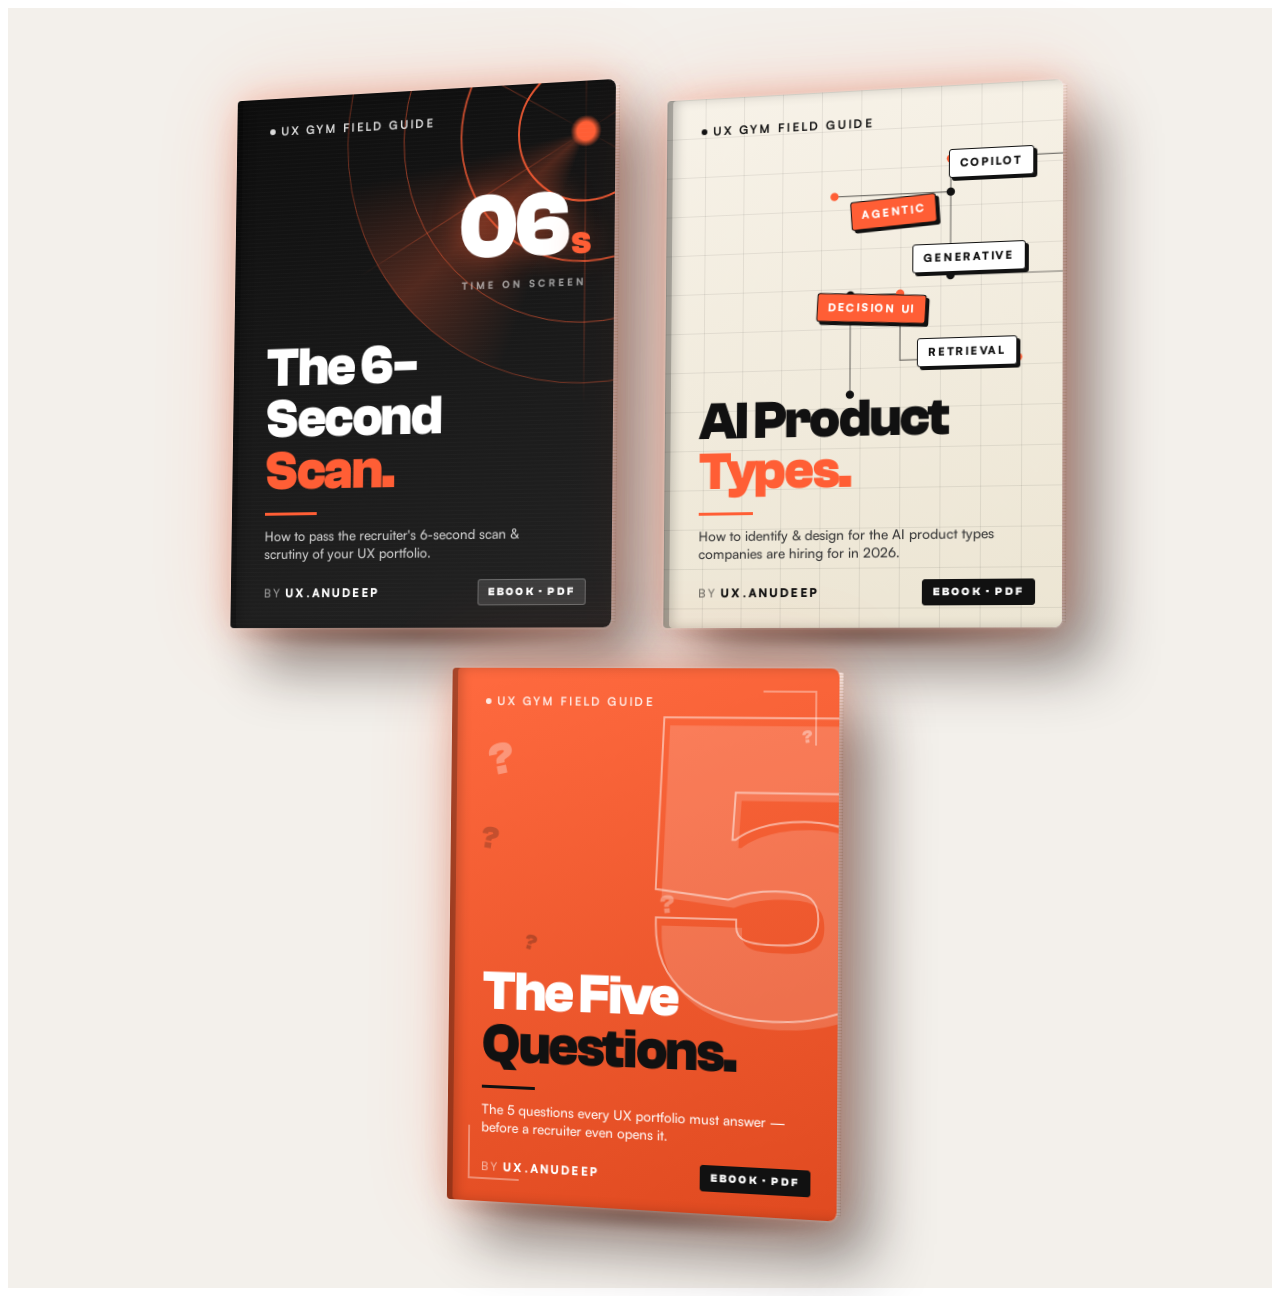
<file: assets/live/ebooks-day1.html>
<!doctype html>
<html lang="en">
<head>
<meta charset="utf-8">
<title>UX Gym — Day 1 Bonus eBook Trio</title>
<meta name="viewport" content="width=device-width, initial-scale=1">
<!--
  =====================================================================
  Day 1 Bonus eBook Trio — drop-in HTML for the website.

  HOW TO USE:
  1. Include the `fonts/` folder alongside this HTML, OR replace the
     @font-face block below with your own font loader (Google Fonts CDN,
     self-hosted, etc.). Fonts used: Satoshi (600/700/800) and
     ClashGrotesk (600/700).
  2. Drop the markup inside `<body>` anywhere you want the 3 books.
  3. Style the wrapper background to match the surrounding page —
     the books carry their own shadow + glow so they sit on any color.
  4. The `.ebook-shelf` is responsive-aware: at narrow widths the books
     stack. Override the breakpoint at the bottom of the CSS if needed.
  =====================================================================
-->
<style>
  /* ---- FONTS (replace with your own loader if you prefer) ---- */
  @font-face { font-family:"Satoshi"; src:url("fonts/Satoshi-Medium.otf")  format("opentype"); font-weight:500; font-display:block; }
  @font-face { font-family:"Satoshi"; src:url("fonts/Satoshi-Bold.otf")    format("opentype"); font-weight:700; font-display:block; }
  @font-face { font-family:"Satoshi"; src:url("fonts/Satoshi-Black.otf")   format("opentype"); font-weight:900; font-display:block; }
  @font-face { font-family:"ClashGrotesk"; src:url("fonts/ClashGrotesk-Semibold.otf") format("opentype"); font-weight:600; font-display:block; }
  @font-face { font-family:"ClashGrotesk"; src:url("fonts/ClashGrotesk-Bold.otf")     format("opentype"); font-weight:700; font-display:block; }

  /* ---- DESIGN TOKENS ---- */
  :root {
    --ux-brand-orange: #FF5E35;
    --ux-brand-orange-deep: #E04A20;
    --ux-ink: #111111;
    --ux-cream: #F7F2E8;
  }

  /* ---- SHELF WRAPPER ---- */
  .ebook-shelf {
    display: flex;
    justify-content: center;
    align-items: flex-end;
    flex-wrap: wrap;
    gap: 72px;
    padding: 80px 32px;
    perspective: 2400px;
    background: #F3F0EB; /* page background — change/remove to taste */
    font-family: "Satoshi", system-ui, sans-serif;
    box-sizing: border-box;
  }
  .ebook-shelf *, .ebook-shelf *::before, .ebook-shelf *::after { box-sizing: border-box; }

  /* ---- BOOK 3D ---- */
  .ebook {
    --cover-w: 400px;
    --cover-h: 540px;
    width: var(--cover-w);
    height: var(--cover-h);
    position: relative;
    transform-style: preserve-3d;
    transform: rotateY(-14deg) rotateX(2deg);
    transition: transform 400ms ease;
    flex-shrink: 0;
  }
  /* nice hover lift for the dev's site */
  .ebook:hover {
    transform: rotateY(-6deg) rotateX(0deg) translateY(-6px);
  }
  .ebook .ebook-pages {
    position: absolute;
    top: 4px; bottom: 4px;
    right: -6px;
    width: 14px;
    background:
      repeating-linear-gradient(to bottom,
        #fff 0px, #fff 2px,
        #e8e2d4 2px, #e8e2d4 3px);
    transform: translateZ(-2px) translateX(-2px);
    border-radius: 0 2px 2px 0;
    box-shadow: inset -1px 0 0 rgba(0,0,0,0.08);
  }
  .ebook .ebook-cover {
    position: absolute;
    inset: 0;
    border-radius: 4px 8px 8px 4px;
    overflow: hidden;
    box-shadow:
      inset 6px 0 0 rgba(0,0,0,0.22),
      inset 10px 0 12px rgba(0,0,0,0.18),
      0 0 0 1.5px rgba(255, 255, 255, 0.10),
      0 0 36px rgba(255, 94, 53, 0.30),
      0 0 90px rgba(255, 94, 53, 0.18),
      32px 38px 60px rgba(0, 0, 0, 0.45);
    transform-style: preserve-3d;
  }
  .ebook::after {
    content: "";
    position: absolute;
    left: -8px; right: -8px;
    bottom: -22px; height: 32px;
    background: radial-gradient(ellipse at center, rgba(0,0,0,0.35), rgba(0,0,0,0) 70%);
    filter: blur(3px);
    z-index: -1;
  }

  /* ---- COVER LAYOUT (shared) ---- */
  .ebook-inner {
    position: absolute;
    inset: 0;
    padding: 26px 26px 22px 36px;
    display: flex;
    flex-direction: column;
    color: #fff;
  }
  .ebook-top {
    font-family: "Satoshi", sans-serif;
    font-size: 12px;
    font-weight: 700;
    letter-spacing: 0.20em;
    text-transform: uppercase;
    opacity: 0.85;
    z-index: 2;
    display: inline-flex;
    align-items: center;
    gap: 6px;
  }
  .ebook-top::before {
    content: "";
    width: 6px; height: 6px; border-radius: 50%;
    background: currentColor;
    display: inline-block;
  }
  .ebook-title {
    margin-top: auto;
    font-family: "ClashGrotesk", sans-serif;
    font-weight: 700;
    line-height: 0.94;
    letter-spacing: -0.025em;
    font-size: 56px;
    z-index: 2;
    color: #fff;
  }
  .ebook-rule {
    width: 56px; height: 3px;
    margin: 16px 0 12px;
    background: var(--ux-brand-orange);
    z-index: 2;
  }
  .ebook-desc {
    font-family: "Satoshi", sans-serif;
    font-weight: 500;
    font-size: 13.5px;
    line-height: 1.32;
    z-index: 2;
    text-wrap: pretty;
    max-width: 320px;
  }
  .ebook-author {
    margin-top: 18px;
    display: flex;
    align-items: center;
    justify-content: space-between;
    z-index: 2;
  }
  .ebook-author .by {
    font-family: "Satoshi", sans-serif;
    font-weight: 800;
    font-size: 12px;
    letter-spacing: 0.18em;
    text-transform: uppercase;
  }
  .ebook-author .by .light { opacity: 0.55; font-weight: 500; margin-right: 4px; }
  .ebook-author .badge {
    font-family: "ClashGrotesk", sans-serif;
    font-weight: 700;
    font-size: 11px;
    letter-spacing: 0.20em;
    text-transform: uppercase;
    padding: 5px 10px;
    border-radius: 3px;
    background: rgba(255,255,255,0.12);
    border: 1px solid rgba(255,255,255,0.25);
  }
  .ebook-pattern {
    position: absolute; inset: 0;
    pointer-events: none;
    z-index: 1;
    overflow: hidden;
  }

  /* ====== BOOK 1 — Radar / 6-Second Scan ====== */
  .ebook-1 .ebook-cover { background: linear-gradient(160deg, #0e0e0e 0%, #1b1b1b 60%, #232323 100%); }
  .ebook-1 .ebook-title { color: #fff; }
  .ebook-1 .ebook-title .accent { color: var(--ux-brand-orange); }
  .ebook-1 .ebook-desc  { color: rgba(255,255,255,0.78); }
  .ebook-1 .ebook-top   { color: #fff; }

  .pattern-scan {
    position: absolute;
    top: -200px; right: -220px;
    width: 500px; height: 500px;
  }
  .pattern-scan .ring {
    position: absolute; inset: 0;
    border-radius: 50%;
    border: 1.5px solid rgba(255, 94, 53, 0.40);
  }
  .pattern-scan .ring.r2 { inset: 60px;  border-color: rgba(255, 94, 53, 0.55); }
  .pattern-scan .ring.r3 { inset: 120px; border-color: rgba(255, 94, 53, 0.72); border-width: 2px; }
  .pattern-scan .ring.r4 { inset: 180px; border-color: rgba(255, 94, 53, 0.88); border-width: 2px; }
  .pattern-scan .ring.r5 {
    inset: 234px;
    background: radial-gradient(circle, #FF5E35 0%, #FF5E35 40%, rgba(255,94,53,0.0) 70%);
    border: none;
    filter: blur(0.5px);
  }
  .pattern-scan .ring.r5::after {
    content: ""; position: absolute; inset: 28px;
    background: var(--ux-brand-orange);
    border-radius: 50%;
    box-shadow: 0 0 18px rgba(255,94,53,0.7);
  }
  .pattern-scan .sweep {
    position: absolute; inset: 0;
    background: conic-gradient(from 200deg, rgba(255,94,53,0.0) 0deg, rgba(255,94,53,0.25) 30deg, rgba(255,94,53,0.0) 60deg);
    border-radius: 50%;
  }
  .pattern-scan .tick {
    position: absolute;
    left: 50%; top: 50%;
    width: 1px; height: 270px;
    background: linear-gradient(to bottom, transparent, rgba(255,94,53,0.35) 30%, rgba(255,94,53,0.35) 70%, transparent);
    transform-origin: top center;
    transform: translate(-50%, 0) rotate(var(--a));
  }
  .scan-ticker {
    position: absolute;
    right: 28px; top: 96px;
    z-index: 2;
    text-align: right;
    color: var(--ux-brand-orange);
    font-family: "ClashGrotesk", sans-serif;
    font-weight: 700;
    line-height: 1;
  }
  .scan-ticker .num {
    font-size: 92px;
    letter-spacing: -0.04em;
    color: #fff;
    text-shadow: 0 0 30px rgba(255,94,53,0.4);
  }
  .scan-ticker .num .s { font-size: 40px; color: var(--ux-brand-orange); margin-left: 4px; }
  .scan-ticker .lbl {
    margin-top: 6px;
    font-family: "Satoshi", sans-serif;
    font-size: 10px;
    font-weight: 800;
    letter-spacing: 0.30em;
    color: rgba(255,255,255,0.55);
    text-transform: uppercase;
  }
  .pattern-scanlines {
    position: absolute; inset: 0;
    background-image: repeating-linear-gradient(
      to bottom,
      transparent 0px,
      transparent 3px,
      rgba(255,255,255,0.02) 3px,
      rgba(255,255,255,0.02) 4px
    );
    pointer-events: none;
  }

  /* ====== BOOK 2 — AI Product Types / Node grid ====== */
  .ebook-2 .ebook-cover { background: linear-gradient(170deg, #F7F2E8 0%, #ECE5D3 100%); color: var(--ux-ink); }
  .ebook-2 .ebook-inner { color: var(--ux-ink); }
  .ebook-2 .ebook-top   { color: var(--ux-ink); opacity: 1; }
  .ebook-2 .ebook-title { color: var(--ux-ink); font-size: 54px; }
  .ebook-2 .ebook-title .accent { color: var(--ux-brand-orange); }
  .ebook-2 .ebook-desc  { color: #3a3a3a; }
  .ebook-2 .ebook-author .badge { background: var(--ux-ink); color: #fff; border-color: var(--ux-ink); }

  .pattern-nodes { position: absolute; inset: 0; }
  .pattern-nodes .grid-bg {
    position: absolute; inset: 0;
    background-image:
      linear-gradient(to right, rgba(17,17,17,0.08) 1px, transparent 1px),
      linear-gradient(to bottom, rgba(17,17,17,0.08) 1px, transparent 1px);
    background-size: 40px 40px;
  }
  .pattern-nodes svg {
    position: absolute;
    top: 40px; right: -40px;
    width: 300px; height: 300px;
  }
  .node-tag {
    position: absolute;
    font-family: "Satoshi", sans-serif;
    font-weight: 800;
    font-size: 11px;
    letter-spacing: 0.16em;
    text-transform: uppercase;
    background: #fff;
    color: var(--ux-ink);
    padding: 6px 10px;
    border-radius: 3px;
    border: 1.5px solid var(--ux-ink);
    box-shadow: 3px 3px 0 var(--ux-ink);
  }
  .node-tag.orange { background: var(--ux-brand-orange); color: #fff; border-color: var(--ux-ink); }
  .node-tag.t1 { top: 64px;  right: 28px; }
  .node-tag.t2 { top: 110px; right: 124px; transform: rotate(-4deg); }
  .node-tag.t3 { top: 158px; right: 36px; }
  .node-tag.t4 { top: 206px; right: 134px; transform: rotate(3deg); }
  .node-tag.t5 { top: 252px; right: 44px; }

  /* ====== BOOK 3 — Five Questions / Giant 5 ====== */
  .ebook-3 .ebook-cover { background: linear-gradient(165deg, #FF6A3F 0%, #E04A20 100%); }
  .ebook-3 .ebook-title { color: #fff; }
  .ebook-3 .ebook-title .accent { color: var(--ux-ink); }
  .ebook-3 .ebook-rule  { background: var(--ux-ink); }
  .ebook-3 .ebook-desc  { color: rgba(255,255,255,0.95); }
  .ebook-3 .ebook-top   { color: #fff; }
  .ebook-3 .ebook-author .badge { background: var(--ux-ink); border-color: var(--ux-ink); color: #fff; }

  .pattern-five { position: absolute; inset: 0; overflow: hidden; }
  .pattern-five .giant {
    position: absolute;
    right: -50px; top: 40px;
    font-family: "ClashGrotesk", sans-serif;
    font-weight: 700;
    font-size: 440px;
    line-height: 0.78;
    color: rgba(255,255,255,0.16);
    letter-spacing: -0.06em;
    user-select: none;
  }
  .pattern-five .giant.outline {
    color: transparent;
    -webkit-text-stroke: 2px rgba(255,255,255,0.5);
    right: -44px; top: 32px;
  }
  .pattern-five .q {
    position: absolute;
    font-family: "ClashGrotesk", sans-serif;
    font-weight: 700;
    color: rgba(17,17,17,0.16);
  }
  .pattern-five .q.q1 { top: 64px;  left: 40px;  font-size: 46px; transform: rotate(-12deg); color: rgba(255,255,255,0.32); }
  .pattern-five .q.q2 { top: 154px; left: 32px;  font-size: 32px; transform: rotate(8deg);   color: rgba(17,17,17,0.22); }
  .pattern-five .q.q3 { top: 220px; left: 220px; font-size: 26px; transform: rotate(-6deg);  color: rgba(255,255,255,0.32); }
  .pattern-five .q.q4 { top: 264px; left: 80px;  font-size: 22px; transform: rotate(14deg);  color: rgba(17,17,17,0.25); }
  .pattern-five .q.q5 { top: 56px; right: 26px;  font-size: 18px; transform: rotate(-8deg);  color: rgba(255,255,255,0.4); }
  .pattern-five .corner {
    position: absolute;
    bottom: 22px; left: 22px;
    width: 54px; height: 54px;
    border: 2px solid rgba(255,255,255,0.35);
    border-right: none; border-top: none;
    z-index: 1;
  }
  .pattern-five .corner-tr {
    position: absolute;
    top: 22px; right: 22px;
    width: 54px; height: 54px;
    border: 2px solid rgba(255,255,255,0.35);
    border-left: none; border-bottom: none;
    z-index: 1;
  }

  /* ---- Responsive: stack at narrow widths ---- */
  @media (max-width: 1320px) {
    .ebook-shelf { gap: 40px; }
  }
  @media (max-width: 900px) {
    .ebook { transform: rotateY(-8deg) rotateX(1deg); }
  }
</style>
</head>
<body>

<div class="ebook-shelf">

  <!-- ============ BOOK 1 — The 6-Second Scan ============ -->
  <div class="ebook ebook-1">
    <div class="ebook-pages"></div>
    <div class="ebook-cover">
      <div class="ebook-pattern">
        <div class="pattern-scan">
          <div class="sweep"></div>
          <div class="ring r1"></div>
          <div class="ring r2"></div>
          <div class="ring r3"></div>
          <div class="ring r4"></div>
          <div class="ring r5"></div>
          <div class="tick" style="--a:0deg"></div>
          <div class="tick" style="--a:60deg"></div>
          <div class="tick" style="--a:120deg"></div>
          <div class="tick" style="--a:180deg"></div>
          <div class="tick" style="--a:240deg"></div>
          <div class="tick" style="--a:300deg"></div>
        </div>
        <div class="pattern-scanlines"></div>
        <div class="scan-ticker">
          <div class="num">06<span class="s">s</span></div>
          <div class="lbl">Time on screen</div>
        </div>
      </div>
      <div class="ebook-inner">
        <div class="ebook-top">UX GYM FIELD GUIDE</div>
        <div class="ebook-title">
          The 6-Second<br>
          <span class="accent">Scan.</span>
        </div>
        <div class="ebook-rule"></div>
        <div class="ebook-desc">
          How to pass the recruiter's 6-second scan &amp; scrutiny of your UX portfolio.
        </div>
        <div class="ebook-author">
          <div class="by"><span class="light">By</span>UX.ANUDEEP</div>
          <div class="badge">eBook · PDF</div>
        </div>
      </div>
    </div>
  </div>

  <!-- ============ BOOK 2 — AI Product Types ============ -->
  <div class="ebook ebook-2">
    <div class="ebook-pages"></div>
    <div class="ebook-cover">
      <div class="ebook-pattern">
        <div class="pattern-nodes">
          <div class="grid-bg"></div>
          <svg viewBox="0 0 360 360" xmlns="http://www.w3.org/2000/svg">
            <g fill="none" stroke="#111" stroke-width="1.4" opacity="0.55">
              <path d="M40 80 L 180 80 L 180 180 L 320 180"/>
              <path d="M40 200 L 120 200 L 120 280 L 260 280"/>
              <path d="M180 80 L 180 40 L 320 40"/>
              <path d="M120 200 L 60 200 L 60 320"/>
            </g>
            <g>
              <circle cx="40"  cy="80"  r="5" fill="#FF5E35"/>
              <circle cx="180" cy="80"  r="5" fill="#111"/>
              <circle cx="180" cy="40"  r="5" fill="#FF5E35"/>
              <circle cx="320" cy="40"  r="5" fill="#111"/>
              <circle cx="320" cy="180" r="5" fill="#FF5E35"/>
              <circle cx="180" cy="180" r="5" fill="#111"/>
              <circle cx="120" cy="200" r="5" fill="#FF5E35"/>
              <circle cx="60"  cy="200" r="5" fill="#111"/>
              <circle cx="60"  cy="320" r="5" fill="#111"/>
              <circle cx="260" cy="280" r="5" fill="#FF5E35"/>
            </g>
          </svg>
          <div class="node-tag t1">Copilot</div>
          <div class="node-tag t2 orange">Agentic</div>
          <div class="node-tag t3">Generative</div>
          <div class="node-tag t4 orange">Decision UI</div>
          <div class="node-tag t5">Retrieval</div>
        </div>
      </div>
      <div class="ebook-inner">
        <div class="ebook-top">UX GYM FIELD GUIDE</div>
        <div class="ebook-title">
          AI Product<br>
          <span class="accent">Types.</span>
        </div>
        <div class="ebook-rule"></div>
        <div class="ebook-desc">
          How to identify &amp; design for the AI product types companies are hiring for in 2026.
        </div>
        <div class="ebook-author">
          <div class="by"><span class="light">By</span>UX.ANUDEEP</div>
          <div class="badge">eBook · PDF</div>
        </div>
      </div>
    </div>
  </div>

  <!-- ============ BOOK 3 — The Five Questions ============ -->
  <div class="ebook ebook-3">
    <div class="ebook-pages"></div>
    <div class="ebook-cover">
      <div class="ebook-pattern">
        <div class="pattern-five">
          <div class="giant outline">5</div>
          <div class="giant">5</div>
          <div class="q q1">?</div>
          <div class="q q2">?</div>
          <div class="q q3">?</div>
          <div class="q q4">?</div>
          <div class="q q5">?</div>
          <div class="corner"></div>
          <div class="corner-tr"></div>
        </div>
      </div>
      <div class="ebook-inner">
        <div class="ebook-top">UX GYM FIELD GUIDE</div>
        <div class="ebook-title">
          The Five<br>
          <span class="accent">Questions.</span>
        </div>
        <div class="ebook-rule"></div>
        <div class="ebook-desc">
          The 5 questions every UX portfolio must answer — before a recruiter even opens it.
        </div>
        <div class="ebook-author">
          <div class="by"><span class="light">By</span>UX.ANUDEEP</div>
          <div class="badge">eBook · PDF</div>
        </div>
      </div>
    </div>
  </div>

</div>

</body>
</html>
</file>
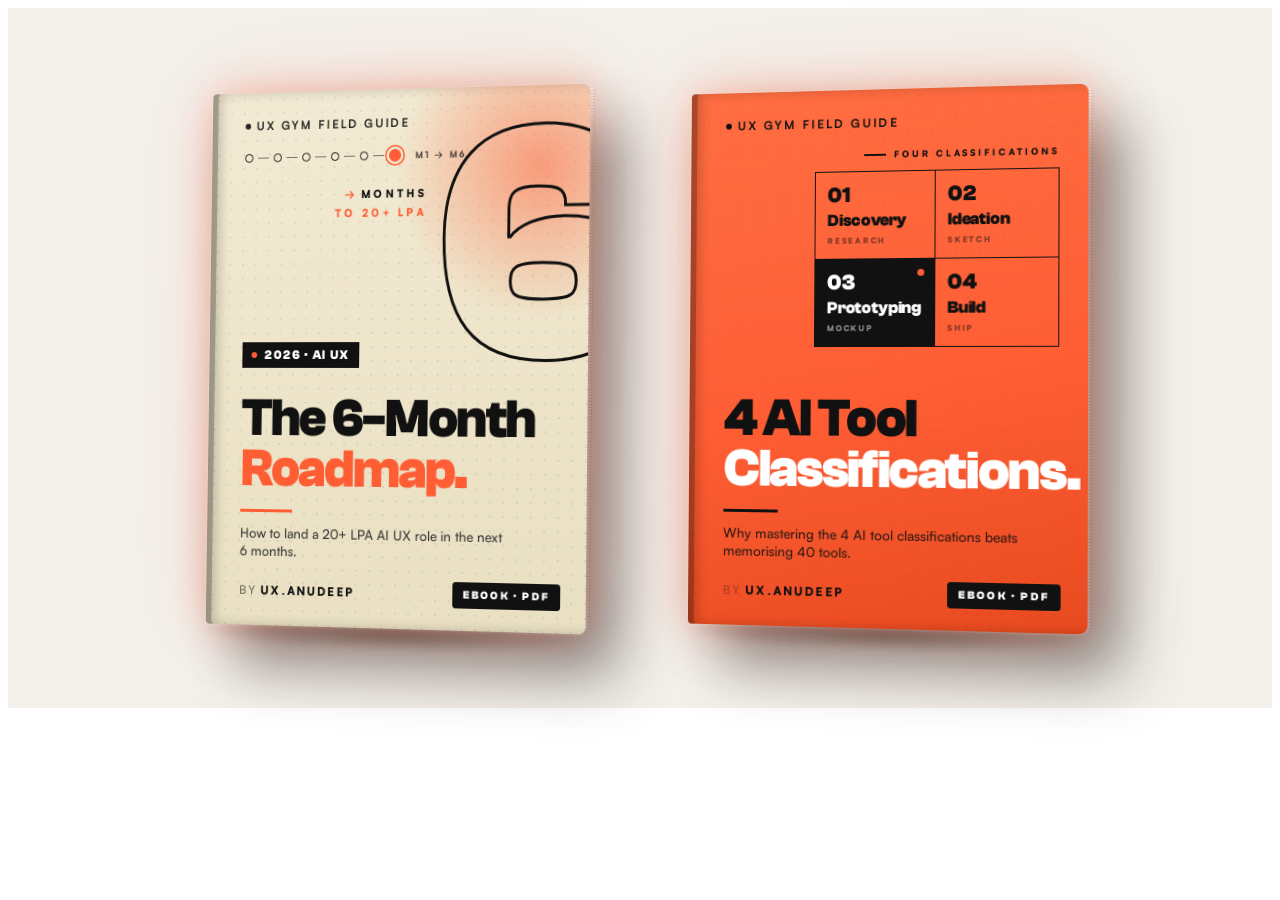
<file: assets/live/ebooks-day2.html>
<!doctype html>
<html lang="en">
<head>
<meta charset="utf-8">
<title>UX Gym — Day 2 Bonus eBook Pair</title>
<meta name="viewport" content="width=device-width, initial-scale=1">
<!--
  =====================================================================
  Day 2 Bonus eBook Pair — drop-in HTML for the website.

  HOW TO USE:
  1. Include the `fonts/` folder alongside this HTML, OR replace the
     @font-face block below with your own font loader (Google Fonts CDN,
     self-hosted, etc.). Fonts used: Satoshi (600/700/800) and
     ClashGrotesk (600/700).
  2. Drop the markup inside `<body>` anywhere you want the 2 books.
  3. Style the wrapper background to match the surrounding page —
     the books carry their own shadow + glow so they sit on any color.
  4. The `.ebook-shelf` is responsive-aware: at narrow widths the books
     stack. Override the breakpoint at the bottom of the CSS if needed.
  =====================================================================
-->
<style>
  /* ---- FONTS (replace with your own loader if you prefer) ---- */
  @font-face { font-family:"Satoshi"; src:url("fonts/Satoshi-Medium.otf")  format("opentype"); font-weight:500; font-display:block; }
  @font-face { font-family:"Satoshi"; src:url("fonts/Satoshi-Bold.otf")    format("opentype"); font-weight:700; font-display:block; }
  @font-face { font-family:"Satoshi"; src:url("fonts/Satoshi-Black.otf")   format("opentype"); font-weight:900; font-display:block; }
  @font-face { font-family:"ClashGrotesk"; src:url("fonts/ClashGrotesk-Semibold.otf") format("opentype"); font-weight:600; font-display:block; }
  @font-face { font-family:"ClashGrotesk"; src:url("fonts/ClashGrotesk-Bold.otf")     format("opentype"); font-weight:700; font-display:block; }

  /* ---- DESIGN TOKENS ---- */
  :root {
    --ux-brand-orange: #FF5E35;
    --ux-brand-orange-deep: #E04A20;
    --ux-ink: #111111;
    --ux-paper: #F2EAD3;
  }

  /* ---- SHELF WRAPPER ---- */
  .ebook-shelf {
    display: flex;
    justify-content: center;
    align-items: flex-end;
    flex-wrap: wrap;
    gap: 90px;
    padding: 80px 32px;
    perspective: 2400px;
    background: #F3F0EB;
    font-family: "Satoshi", system-ui, sans-serif;
    box-sizing: border-box;
  }
  .ebook-shelf *, .ebook-shelf *::before, .ebook-shelf *::after { box-sizing: border-box; }

  /* ---- BOOK 3D ---- */
  .ebook {
    --cover-w: 400px;
    --cover-h: 540px;
    width: var(--cover-w);
    height: var(--cover-h);
    position: relative;
    transform-style: preserve-3d;
    transform: rotateY(-14deg) rotateX(2deg);
    transition: transform 400ms ease;
    flex-shrink: 0;
  }
  .ebook:hover {
    transform: rotateY(-6deg) rotateX(0deg) translateY(-6px);
  }
  .ebook .ebook-pages {
    position: absolute;
    top: 4px; bottom: 4px;
    right: -6px;
    width: 14px;
    background:
      repeating-linear-gradient(to bottom,
        #fff 0px, #fff 2px,
        #e8e2d4 2px, #e8e2d4 3px);
    transform: translateZ(-2px) translateX(-2px);
    border-radius: 0 2px 2px 0;
    box-shadow: inset -1px 0 0 rgba(0,0,0,0.08);
  }
  .ebook .ebook-cover {
    position: absolute;
    inset: 0;
    border-radius: 4px 8px 8px 4px;
    overflow: hidden;
    box-shadow:
      inset 6px 0 0 rgba(0,0,0,0.22),
      inset 10px 0 12px rgba(0,0,0,0.18),
      0 0 0 1.5px rgba(255, 255, 255, 0.10),
      0 0 36px rgba(255, 94, 53, 0.30),
      0 0 90px rgba(255, 94, 53, 0.18),
      32px 38px 60px rgba(0, 0, 0, 0.45);
    transform-style: preserve-3d;
  }
  .ebook::after {
    content: "";
    position: absolute;
    left: -8px; right: -8px;
    bottom: -22px; height: 32px;
    background: radial-gradient(ellipse at center, rgba(0,0,0,0.35), rgba(0,0,0,0) 70%);
    filter: blur(3px);
    z-index: -1;
  }

  /* ---- COVER LAYOUT (shared) ---- */
  .ebook-inner {
    position: absolute;
    inset: 0;
    padding: 26px 26px 22px 36px;
    display: flex;
    flex-direction: column;
    color: var(--ux-ink);
    z-index: 2;
  }
  .ebook-top {
    font-family: "Satoshi", sans-serif;
    font-size: 12px;
    font-weight: 700;
    letter-spacing: 0.20em;
    text-transform: uppercase;
    color: var(--ux-ink);
    opacity: 0.9;
    display: inline-flex;
    align-items: center;
    gap: 6px;
  }
  .ebook-top::before {
    content: "";
    width: 6px; height: 6px; border-radius: 50%;
    background: currentColor;
    display: inline-block;
  }
  .ebook-title {
    margin-top: auto;
    font-family: "ClashGrotesk", sans-serif;
    font-weight: 700;
    line-height: 0.94;
    letter-spacing: -0.025em;
    font-size: 54px;
    color: var(--ux-ink);
  }
  .ebook-rule {
    width: 56px; height: 3px;
    margin: 16px 0 12px;
    background: var(--ux-brand-orange);
  }
  .ebook-desc {
    font-family: "Satoshi", sans-serif;
    font-weight: 500;
    font-size: 13.5px;
    line-height: 1.32;
    text-wrap: pretty;
    max-width: 320px;
    color: #3a3a3a;
  }
  .ebook-author {
    margin-top: 18px;
    display: flex;
    align-items: center;
    justify-content: space-between;
  }
  .ebook-author .by {
    font-family: "Satoshi", sans-serif;
    font-weight: 800;
    font-size: 12px;
    letter-spacing: 0.18em;
    text-transform: uppercase;
    color: var(--ux-ink);
  }
  .ebook-author .by .light { opacity: 0.55; font-weight: 500; margin-right: 4px; }
  .ebook-author .badge {
    font-family: "ClashGrotesk", sans-serif;
    font-weight: 700;
    font-size: 11px;
    letter-spacing: 0.20em;
    text-transform: uppercase;
    padding: 5px 10px;
    border-radius: 3px;
    background: var(--ux-ink);
    color: #fff;
    border: 1px solid var(--ux-ink);
  }
  .ebook-pattern {
    position: absolute; inset: 0;
    pointer-events: none;
    z-index: 1;
    overflow: hidden;
  }

  /* ====== BOOK 1 — The 6-Month Roadmap ====== */
  .ebook-1 .ebook-cover {
    background: linear-gradient(170deg, #F2EAD3 0%, #E9DFC1 100%);
  }
  .ebook-1 .ebook-title { color: var(--ux-ink); }
  .ebook-1 .ebook-title .accent { color: var(--ux-brand-orange); }
  .ebook-1 .ebook-rule { background: var(--ux-brand-orange); }
  .ebook-1 .ebook-desc { color: #3a3a3a; }

  /* faint dot grid */
  .pattern-paper {
    position: absolute; inset: 0;
    background-image: radial-gradient(rgba(17,17,17,0.18) 1.1px, transparent 1.1px);
    background-size: 14px 14px;
    opacity: 0.45;
  }
  /* soft orange wash bleeding off upper-right corner */
  .pattern-wash {
    position: absolute;
    top: -70px; right: -100px;
    width: 300px; height: 300px;
    background: radial-gradient(closest-side, rgba(255,94,53,0.55), rgba(255,94,53,0));
  }
  /* massive thin-outlined "6" */
  .huge-six {
    position: absolute;
    top: 28px; right: -34px;
    font-family: "ClashGrotesk", sans-serif;
    font-weight: 700;
    font-size: 340px;
    line-height: 0.78;
    letter-spacing: -0.06em;
    color: transparent;
    -webkit-text-stroke: 3px var(--ux-ink);
    user-select: none;
  }
  .huge-six-label {
    position: absolute;
    top: 96px; right: 168px;
    text-align: right;
    font-family: "Satoshi", sans-serif;
    font-weight: 800;
    font-size: 11px;
    letter-spacing: 0.30em;
    text-transform: uppercase;
    color: var(--ux-ink);
    line-height: 1.7;
  }
  .huge-six-label .arrow { color: var(--ux-brand-orange); margin-right: 4px; }
  .huge-six-label .line { display: block; }
  .huge-six-label .line.alt { color: var(--ux-brand-orange); }
  /* 6-dot milestone strip */
  .milestone-strip {
    position: absolute;
    top: 60px; left: 36px;
    display: flex; align-items: center; gap: 5px;
  }
  .milestone-strip .dot {
    width: 9px; height: 9px;
    border: 1.5px solid var(--ux-ink);
    border-radius: 50%;
    background: transparent;
  }
  .milestone-strip .dot.end {
    background: var(--ux-brand-orange);
    border-color: var(--ux-brand-orange);
    width: 13px; height: 13px;
    box-shadow: 0 0 0 2.5px var(--ux-paper), 0 0 0 4px var(--ux-brand-orange);
  }
  .milestone-strip .seg {
    width: 12px; height: 1.5px; background: var(--ux-ink); opacity: 0.55;
  }
  .milestone-strip .label {
    margin-left: 10px;
    font-family: "Satoshi", sans-serif;
    font-weight: 800;
    font-size: 9px;
    letter-spacing: 0.24em;
    text-transform: uppercase;
    color: var(--ux-ink);
    opacity: 0.7;
  }
  /* "2026 · AI UX" stamp */
  .lpa-stamp {
    position: absolute;
    bottom: 260px; left: 36px;
    display: inline-flex; align-items: center; gap: 8px;
    background: var(--ux-ink);
    color: #fff;
    font-family: "ClashGrotesk", sans-serif;
    font-weight: 700;
    font-size: 13px;
    letter-spacing: 0.12em;
    text-transform: uppercase;
    padding: 5px 10px;
  }
  .lpa-stamp .dot {
    width: 6px; height: 6px; border-radius: 50%;
    background: var(--ux-brand-orange);
  }

  /* ====== BOOK 2 — 4 AI Tool Classifications ====== */
  .ebook-2 .ebook-cover {
    background: linear-gradient(168deg, #FF6E42 0%, #FF5E35 55%, #E84A1F 100%);
  }
  .ebook-2 .ebook-inner { color: var(--ux-ink); }
  .ebook-2 .ebook-top   { color: var(--ux-ink); opacity: 1; }
  .ebook-2 .ebook-title { color: var(--ux-ink); }
  .ebook-2 .ebook-title .accent { color: #fff; }
  .ebook-2 .ebook-rule  { background: var(--ux-ink); }
  .ebook-2 .ebook-desc  { color: rgba(17,17,17,0.85); }
  .ebook-2 .ebook-author .by { color: var(--ux-ink); }
  .ebook-2 .ebook-author .by .light { color: rgba(17,17,17,0.55); }
  .ebook-2 .ebook-author .badge { background: var(--ux-ink); color: #fff; border-color: var(--ux-ink); }

  /* paper speckle behind grid */
  .pattern-orange-noise {
    position: absolute; inset: 0;
    background-image: radial-gradient(rgba(17,17,17,0.10) 1px, transparent 1px);
    background-size: 12px 12px;
    opacity: 0.5;
  }
  /* "Four Classifications" caption above grid */
  .grid-caption {
    position: absolute;
    top: 60px; right: 28px;
    font-family: "Satoshi", sans-serif;
    font-weight: 800;
    font-size: 9px;
    letter-spacing: 0.32em;
    text-transform: uppercase;
    color: var(--ux-ink);
    display: inline-flex; align-items: center; gap: 8px;
  }
  .grid-caption::before {
    content: "";
    width: 22px; height: 1.5px; background: var(--ux-ink);
  }
  /* 2x2 ink grid */
  .tool-grid {
    position: absolute;
    top: 82px; right: 28px;
    width: 244px;
    display: grid;
    grid-template-columns: 1fr 1fr;
    border: 1.5px solid var(--ux-ink);
  }
  .tool-grid .cell {
    padding: 12px;
    display: flex;
    flex-direction: column;
    gap: 6px;
    position: relative;
    min-height: 84px;
  }
  .tool-grid .cell:nth-child(odd) { border-right: 1.5px solid var(--ux-ink); }
  .tool-grid .cell:nth-child(-n+2) { border-bottom: 1.5px solid var(--ux-ink); }
  .tool-grid .cell .num {
    font-family: "ClashGrotesk", sans-serif;
    font-weight: 700;
    font-size: 22px;
    line-height: 1;
    color: var(--ux-ink);
    letter-spacing: -0.02em;
  }
  .tool-grid .cell .lbl {
    font-family: "ClashGrotesk", sans-serif;
    font-weight: 700;
    font-size: 17px;
    line-height: 1.05;
    color: var(--ux-ink);
    letter-spacing: -0.01em;
  }
  .tool-grid .cell .sub {
    font-family: "Satoshi", sans-serif;
    font-weight: 800;
    font-size: 8px;
    letter-spacing: 0.22em;
    text-transform: uppercase;
    color: rgba(17,17,17,0.55);
    margin-top: auto;
  }
  .tool-grid .cell.focus { background: var(--ux-ink); }
  .tool-grid .cell.focus .num,
  .tool-grid .cell.focus .lbl { color: #fff; }
  .tool-grid .cell.focus .sub { color: rgba(255,255,255,0.55); }
  .tool-grid .cell.focus::after {
    content: "";
    position: absolute;
    top: 10px; right: 10px;
    width: 7px; height: 7px; border-radius: 50%;
    background: var(--ux-brand-orange);
  }

  /* ---- Responsive ---- */
  @media (max-width: 1100px) {
    .ebook-shelf { gap: 50px; }
  }
  @media (max-width: 900px) {
    .ebook { transform: rotateY(-8deg) rotateX(1deg); }
  }
</style>
</head>
<body>

<div class="ebook-shelf">

  <!-- ============ BOOK 1 — The 6-Month Roadmap ============ -->
  <div class="ebook ebook-1">
    <div class="ebook-pages"></div>
    <div class="ebook-cover">
      <div class="ebook-pattern">
        <div class="pattern-paper"></div>
        <div class="pattern-wash"></div>
        <div class="huge-six">6</div>
        <div class="huge-six-label">
          <span class="line"><span class="arrow">→</span>MONTHS</span>
          <span class="line alt">TO 20+ LPA</span>
        </div>
        <div class="milestone-strip">
          <span class="dot"></span><span class="seg"></span>
          <span class="dot"></span><span class="seg"></span>
          <span class="dot"></span><span class="seg"></span>
          <span class="dot"></span><span class="seg"></span>
          <span class="dot"></span><span class="seg"></span>
          <span class="dot end"></span>
          <span class="label">M1 → M6</span>
        </div>
        <div class="lpa-stamp"><span class="dot"></span>2026 · AI UX</div>
      </div>
      <div class="ebook-inner">
        <div class="ebook-top">UX GYM FIELD GUIDE</div>
        <div class="ebook-title">
          The 6-Month<br>
          <span class="accent">Roadmap.</span>
        </div>
        <div class="ebook-rule"></div>
        <div class="ebook-desc">
          How to land a 20+ LPA AI UX role in the next 6 months.
        </div>
        <div class="ebook-author">
          <div class="by"><span class="light">By</span>UX.ANUDEEP</div>
          <div class="badge">eBook · PDF</div>
        </div>
      </div>
    </div>
  </div>

  <!-- ============ BOOK 2 — 4 AI Tool Classifications ============ -->
  <div class="ebook ebook-2">
    <div class="ebook-pages"></div>
    <div class="ebook-cover">
      <div class="ebook-pattern">
        <div class="pattern-orange-noise"></div>
        <div class="grid-caption">Four Classifications</div>
        <div class="tool-grid">
          <div class="cell">
            <span class="num">01</span>
            <span class="lbl">Discovery</span>
            <span class="sub">Research</span>
          </div>
          <div class="cell">
            <span class="num">02</span>
            <span class="lbl">Ideation</span>
            <span class="sub">Sketch</span>
          </div>
          <div class="cell focus">
            <span class="num">03</span>
            <span class="lbl">Prototyping</span>
            <span class="sub">Mockup</span>
          </div>
          <div class="cell">
            <span class="num">04</span>
            <span class="lbl">Build</span>
            <span class="sub">Ship</span>
          </div>
        </div>
      </div>
      <div class="ebook-inner">
        <div class="ebook-top">UX GYM FIELD GUIDE</div>
        <div class="ebook-title">
          4 AI Tool<br>
          <span class="accent">Classifications.</span>
        </div>
        <div class="ebook-rule"></div>
        <div class="ebook-desc">
          Why mastering the 4 AI tool classifications beats memorising 40 tools.
        </div>
        <div class="ebook-author">
          <div class="by"><span class="light">By</span>UX.ANUDEEP</div>
          <div class="badge">eBook · PDF</div>
        </div>
      </div>
    </div>
  </div>

</div>

</body>
</html>
</file>
<file: style.css>
/* ============================================================
   Soumya Perla · portfolio

   ONE STYLESHEET, ONE SOURCE OF TRUTH.
   Every selector is defined exactly once. If something needs to
   change, change it here. Do not append an override block at the
   bottom of this file: that is what turned the last version into
   fifty !important declarations fighting each other.

   THE SYSTEM (v4, dark since 2026-10-01)
   Surface   Deep blue-black. The work sits inside device frames: a
             lifted bezel, a large radius, a deep shadow with a hairline
             of light on the top edge. Data sits in lifted tiles.
   Type      Inter, and only Inter. Headlines at 800 with tight
             spacing; filler words in the headline drop to a quiet grey
             and the phrase that matters sits in a chip.
   Ink       Near white and three quieter stops. No ad-hoc greys.
   Colour    Two, each with one meaning. Blue is who she is: the headline
             sweep, the live dot, the progress, the playing clip. Orange
             is what a client got: the outcome chips, the marker drawn
             through every number, the stroke under each figure.
   Shape     Round. Pills at full radius, frames at 26px, tiles at
             16 to 20px. Hairlines are a lifted blue-grey, never white.
   ============================================================ */

@import url('https://fonts.googleapis.com/css2?family=Inter:wght@400;500;600;700;800&display=swap');

:root {
  /* ---- Surface. Deep blue-black, with a lifted panel for tiles. ----
     Chosen 2026-10-01 over the white page, which read as bland. On a
     dark page her recordings are the brightest thing on screen, so the
     work leads without any help. Not pure black: pure black makes big
     white type vibrate and crushes to a flat hole on a Zoom share. */
  --page:   #0a0e1a;
  --paper:  #0a0e1a;
  --plate:  #0a0e1a;   /* the strip's stage is the page itself */
  --plate2: #121829;   /* tile fill, lifted off the page */
  --panel:  #16223f;   /* the blue stage behind the WhatsApp collage */
  --bezel:  #1a2233;   /* the frame around every recording reads as a device */

  /* ---- Ink. Near white, not pure white. 17.49:1 on the page. ---- */
  --ink:    #f2f4f8;
  --muted:  #a3abbb;   /* 8.34:1 */
  --faint:  #79839a;   /* 5.07:1 */
  --line:   #232a3d;   /* hairline inside a section */
  --rule:   #232a3d;   /* structural hairline between sections */

  /* The strip's ink tokens keep their names so every rule below still
     reads. They point at the same stops as the page. */
  --iv1: #f2f4f8;
  --iv2: #c3cad8;
  --iv3: #a3abbb;
  --iv4: #79839a;
  --ivline: #232a3d;
  --ivline2: #1b2236;

  /* A filled button is near white, so its label is the page colour, and
     it brightens to pure white on hover. */
  --on-ink:    #0a0e1a;
  --ink-hover: #ffffff;

  /* Headline filler words. 3.41:1, clear of the 3:1 large text needs and
     still well behind the bright words. */
  --dim:       #5d6780;
  --chip:      #1b2b52;   /* blue chip */
  --chip-ring: #24365f;
  --chip2:     #3a2113;   /* orange chip */
  --chip2-ring:#4a2a18;
  --chip2-ink: #ffb27a;   /* 8.46:1 on its chip */
  --ring:      #1b2236;   /* the quiet fill a control takes on hover */

  /* The marker. Orange means an outcome: every number that says what a
     client gained is marked in it, the way the blue sweep marks who she
     is. Text on the marker 7.46:1. */
  --mark:     #6b3a17;
  --mark-ink: #ffe0c7;
  --nib-rgb:  255 154 77;   /* the bright leading edge of the stroke */

  /* ---- Accent. Blue, opened up so it carries on dark. ---- */
  --accent: #3b82f6;   /* 5.24:1, for marks: live dot, progress, rings */
  --deep:   #93b4ff;   /* 9.36:1, for accent as text */

  --good: #4ade80;
  --bad:  #f87171;

  /* ---- Type ---- */
  /* One family. The three names stay so no rule has to change. */
  --serif: 'Inter', system-ui, sans-serif;
  --sans:  'Inter', system-ui, sans-serif;
  --mono:  'Inter', system-ui, sans-serif;

  /* The vh term matters. Panel one now carries the record as well as the
     claim, so on a short laptop the headline has to give way rather than
     push the evidence off the bottom of the stage. */
  /* A step smaller than before, so the claim and the button that acts on
     it share the first screen without the button being pushed off it. */
  --t-display: clamp(36px, min(5vw, 7.4vh), 66px);
  --t-title:   clamp(30px, 4vw, 46px);
  --t-h2:      clamp(26px, 2.8vw, 34px);
  --t-h3:      21px;
  --t-lead:    18px;
  --t-body:    16px;
  --t-small:   14.5px;
  --t-label:   12px;
  --t-micro:   10.5px;

  /* ---- Space ---- */
  --gut: clamp(22px, 4.2vw, 56px);
  --s1: 4px;  --s2: 8px;  --s3: 12px; --s4: 16px; --s5: 24px;
  --s6: 32px; --s7: 48px; --s8: 64px; --s9: 88px;

  /* ---- Motion ---- */
  --ease-out:  cubic-bezier(.23, 1, .32, 1);
  --ease-soft: cubic-bezier(.4, 0, .2, 1);
  --d-press:  130ms;
  --d-hover:  180ms;
  --d-swap:   240ms;
  --d-reveal: 620ms;
}

/* ============================================================
   BASE
   ============================================================ */
* { box-sizing: border-box; margin: 0; padding: 0; }

body {
  background: var(--page);
  color: var(--ink);
  font-family: var(--sans);
  font-size: var(--t-body);
  line-height: 1.6;
  padding: 0;
  -webkit-font-smoothing: antialiased;
  text-rendering: optimizeLegibility;
}

::selection { background: var(--accent); color: #fff; }

:focus-visible { outline: 2px solid var(--deep); outline-offset: 3px; }
.hs :focus-visible { outline-color: var(--accent); }

.sheet {
  max-width: 1360px;
  margin: 0 auto;
  background: var(--paper);
  overflow: clip;
}

img, video { max-width: 100%; }

/* ---- Shared primitives ------------------------------------ */

/* Every small uppercase mono label on the site. One definition. */
.eyebrow, .section-label, .card-tag, .card-go, .expl-tag, .expl-go,
.hire-card .k, .situation, .side-label, .qhead, .th-label {
  font-family: var(--sans);
  font-size: 13px;
  font-weight: 500;
  letter-spacing: 0;
  text-transform: none;
  color: var(--muted);
  line-height: 1.6;
}

.section-label { margin-bottom: var(--s5); }

.cta {
  display: inline-block;
  background: var(--ink); border-radius: 99px; padding: 14px 28px;
  font-weight: 600; font-size: 15px; color: var(--on-ink);
  text-decoration: none; white-space: nowrap;
  transition: background var(--d-hover) var(--ease-soft),
              transform var(--d-press) var(--ease-out);
}
.cta:active { transform: scale(.97); }
@media (hover: hover) and (pointer: fine) { .cta:hover { background: var(--ink-hover); } }

/* ============================================================
   TOP BAR
   Two weights only: the contact details are quiet, and one solid
   pill carries the single outbound link.
   ============================================================ */
.topbar {
  display: flex; align-items: center; justify-content: space-between;
  gap: var(--s4); padding: 22px var(--gut);
  background: transparent;   /* the wash behind the first screen runs under the bar */
}
.wordmark {
  font-family: var(--sans); font-weight: 700; font-size: 21px;
  color: var(--ink); text-decoration: none; letter-spacing: -.03em;
}
.wordmark span { color: var(--accent); }

/* Section links. Laptop: in the top bar, beside the name. Phone: a
   small floating bar at the bottom that appears once the first screen
   has been read, the way jameschugh.com keeps every section one tap
   away. */
.secnav { display: flex; gap: 4px; margin-right: auto; margin-left: clamp(16px, 3vw, 40px); }
.secnav a, .secbar a {
  font-size: 14px; font-weight: 500; color: var(--iv2); text-decoration: none;
  padding: 8px 12px; border-radius: 99px; white-space: nowrap;
  transition: background var(--d-hover) var(--ease-soft), color var(--d-hover) var(--ease-soft);
}
@media (hover: hover) and (pointer: fine) { .secnav a:hover { background: var(--ring); color: var(--ink); } }
.secnav a:focus-visible, .secbar a:focus-visible { outline: 2px solid var(--accent); outline-offset: 2px; }
.secbar { display: none; }
/* On a project page the way back is its own control, not one more tab:
   outlined, with a rule between it and the section links. */
.secnav a.nav-back { border: 1px solid var(--line); color: var(--ink); margin-right: 12px; position: relative; }
.secnav a.nav-back::after { content: ""; position: absolute; right: -9px; top: 8px; bottom: 8px; width: 1px; background: var(--line); }
@media (hover: hover) and (pointer: fine) { .secnav a.nav-back:hover { border-color: var(--iv4); } }
@media (max-width: 700px) {
  .secnav { display: none; }
  .secbar {
    display: flex; gap: 2px; position: fixed; left: 50%; bottom: 14px; z-index: 30;
    padding: 5px; border-radius: 99px; background: #121829;
    -webkit-backdrop-filter: blur(10px); backdrop-filter: blur(10px);
    border: 1px solid var(--line); box-shadow: 0 10px 30px rgba(0,0,0,.45);
    transform: translate(-50%, 140%); opacity: 0;
    transition: transform 320ms var(--ease-out), opacity 320ms var(--ease-out);
  }
  .secbar.show { transform: translate(-50%, 0); opacity: 1; }
  .secbar a { font-size: 13px; padding: 8px 11px; }
  .secbar { max-width: calc(100vw - 12px); }
  .secbar a.on { background: var(--ink); color: var(--page); }
  .secbar a.nav-back { background: var(--ink); color: var(--page); font-weight: 600; }
}
@media (max-width: 380px) { .secbar a { font-size: 12px; padding: 7px 8px; } .secbar { gap: 0; padding: 4px; } }
@media (prefers-reduced-motion: reduce) { .secbar { transition: none; } }
.topbar .links { display: flex; gap: var(--s2); align-items: center; }

/* The copy of the bar that stays on screen once the page scrolls (see
   stickyBar in site.js). It matches the sheet's width and sits in the
   exact spot of the original, so the hand-over is invisible; only the
   backing fades in, so text scrolling under it stays readable. */
.topbar-fixed {
  position: fixed; top: 0; left: 50%; z-index: 50;
  width: 100%; max-width: 1360px; transform: translateX(-50%);
  visibility: hidden; background: rgba(10,14,26,0);
  border-bottom: 1px solid transparent;
  transition: background 240ms var(--ease-soft), border-color 240ms var(--ease-soft), visibility 0s 240ms;
}
.topbar-fixed.on {
  visibility: visible; background: rgba(10,14,26,.97);
  -webkit-backdrop-filter: blur(10px); backdrop-filter: blur(10px);
  border-bottom-color: var(--line);
  transition: background 240ms var(--ease-soft), border-color 240ms var(--ease-soft), visibility 0s;
}
html { scroll-padding-top: 96px; }

.pill {
  border: 1px solid transparent; border-radius: 99px;
  padding: 9px 14px; font-family: var(--sans); font-size: 14px; font-weight: 500;
  color: var(--ink); text-decoration: none; white-space: nowrap; cursor: pointer;
  transition: background var(--d-hover) var(--ease-soft),
              border-color var(--d-hover) var(--ease-soft),
              color var(--d-hover) var(--ease-soft),
              transform var(--d-press) var(--ease-out);
}
.pill.solid {
  background: var(--ink); color: var(--on-ink);
  border-color: var(--ink); font-weight: 600; padding: 10px 18px;
}
.pill:active { transform: scale(.97); }
@media (hover: hover) and (pointer: fine) {
  .pill:hover { background: var(--ring); }
  .pill.solid:hover { background: var(--ink-hover); border-color: var(--ink-hover); }
}

/* ============================================================
   THE PINNED HORIZONTAL FIRST SCREEN

   Scroll down, the panels move sideways, then the pin releases
   and the page carries on. The bar lives inside the pin and the
   body has no head padding, so the strip owns the viewport from
   pixel zero.

   The first stretch of scrolling is not sideways. It is spent on
   the introduction alone: the claim starts centred by itself and
   lifts into place while the record rises under it. Only after
   that does the strip begin to travel. The section is made taller
   by that lead-in, and JS splits the scroll between the two.
   Touch and reduced motion get a native swipe strip instead.
   ============================================================ */
.hs { position: relative; background: var(--plate); }

.hs-pin {
  position: sticky; top: 0; height: 100vh;
  overflow: hidden; display: flex; flex-direction: column;
}
.hs-pin .topbar { position: static; flex: none; z-index: 2; }

/* One soft blue wash from the top, so the first screen has a little
   colour in it before the work arrives. */
.hs-pin::before {
  content: ""; position: absolute; inset: 0; pointer-events: none; z-index: 0;
  background: radial-gradient(56% 48% at 50% 0%, rgba(59,130,246,.20), transparent 72%);
}

.hs-view { flex: 1; position: relative; overflow: hidden; z-index: 1; }
.hs-track {
  position: absolute; inset: 0; display: flex; align-items: stretch;
  /* Wide enough that the next card reads as a deliberate peek rather than
     a smudge of video behind the one you are looking at, and tight enough
     that the work still reads as one sequence. A card is 880 in a 1160
     stage, so the neighbour shows by (140 - gap). This leaves about 45. */
  gap: clamp(32px, 6.6vw, 96px); padding: 0 0 0 var(--gut);
  will-change: transform;
}
/* Trailing padding on a flex container is left out of scrollWidth, which
   is what JS measures the travel from. A margin on the last card is
   counted, so the final panel keeps its gutter instead of ending flush
   against the edge of the screen. */
.hs-track > :last-child { margin-right: var(--gut); }

/* ---- One object, one size --------------------------------- *
   Every panel is exactly the same width and every framed thing
   exactly the same height, so the strip moves like a deck of
   equal cards: same travel per step, same peek at the edges. */
.hs .panel {
  flex: none;
  width: min(1040px, 92%);
  display: flex; flex-direction: column; justify-content: center;
  will-change: opacity, transform;
}
.hs .panel.med { justify-content: flex-start; padding-top: clamp(16px, 5vh, 56px); }

/* ---- Panel 1 · the claim ---------------------------------- */
/* The claim moves as one thing during the opening beat, and the record
   rises under it. Both are driven from the scroll position in JS rather
   than by a transition, so dragging the scrollbar back takes the beat
   backwards with it. No hiding here: if the script never runs, the
   introduction simply sits there whole, which is the right failure. */
.say-lead, .creds { will-change: transform, opacity; }
/* While the scroll is driving the record, its entrance transition is off.
   Otherwise the scroll and the transition animate the same element at
   once and the record trails the scroll by the length of the stagger,
   which reads as a stutter rather than as movement. The rows inside it
   keep their own entrance: they are gated by this wrapper's opacity, so
   they never fight it. */
.js-beat .panel.say .creds, .js-beat .panel.say .go { transition: none; }

/* Before site.js has run, the opening panel is held back entirely. On a
   real connection the page and its styles arrive before the script, and
   without this the record was visible for the first second or so, then
   vanished, then rose: it read as being there from the start. Only where
   the opening beat runs; stacked and reduced motion show it at once. */
@media (min-width: 701px) and (prefers-reduced-motion: no-preference) {
  .js-early .hs .panel.say { opacity: 0; }
}
/* The work does not peek in beside the introduction. A screenshot bleeding
   in at fifteen percent opacity reads as a mistake, not as a promise, so
   the first card is given enough room after it to clear the stage on a wide
   screen. The introduction gets the screen to itself, then the work starts. */
.hs .panel.say { max-width: none; margin-right: clamp(24px, 16vw, 230px); }

/* ---- The portrait ---------------------------------------- *
   The first panel is two columns: the claim and the record on the left,
   her portrait on the right. The portrait is drawn in dots on a canvas
   that covers the whole panel (portrait.js), so her name can form across
   the screen first and then land as her face in the slot. The slot holds
   her photo as a fallback, shown only if the dots cannot be drawn. */
.hs .panel.say.has-face {
  position: relative;
  display: grid; align-content: center;
  grid-template-columns: minmax(0, 1fr) auto;
  grid-template-areas: "lead face" "creds face";
  column-gap: clamp(28px, 4vw, 72px);
}
.has-face > .say-lead { grid-area: lead; }
.has-face > .creds { grid-area: creds; }
.has-face > .say-lead, .has-face > .creds { position: relative; z-index: 1; }
.has-face > .go { z-index: 1; }
.say-face {
  grid-area: face; align-self: center; position: relative; z-index: 1;
  height: min(62vh, 560px); aspect-ratio: 180 / 190; cursor: pointer;
}
.say-face img { width: 100%; height: 100%; object-fit: contain; display: block; visibility: hidden; }
/* no script at all, or the dots failed: the photo shows */
html:not(.js-face) .say-face img, .face-fallback .say-face img { visibility: visible; }
.face-dots { position: absolute; inset: 0; width: 100%; height: 100%; pointer-events: none; z-index: 0; }
/* A tap on the portrait moves it on; it must never select it, flash the
   tap highlight, or offer "Save image" on a long press (phones did all
   three, 2026-10-06). */
.say-face, .say-face img, .face-dots {
  -webkit-user-select: none; user-select: none;
  -webkit-touch-callout: none; -webkit-tap-highlight-color: transparent;
}
.say-face img { -webkit-user-drag: none; }
.face-fallback .face-dots { display: none; }
@media (min-width: 701px) {
  /* the page sheet is at most 1360 wide, so the panel ends where the top
     bar ends and the face never runs past the margin */
  .hs .panel.say.has-face { width: calc(min(1360px, 100vw) - 2 * var(--gut)); }
}
/* On a phone the portrait goes first and the claim follows it. */
@media (max-width: 700px) {
  .hs .panel.say.has-face { grid-template-columns: 1fr; grid-template-areas: "face" "lead" "creds"; row-gap: 16px; align-content: start; }
  /* Sized so the claim and the Message button still fit on the first
     screen under it: 220px on a tall phone, down to 100px on a short one.
     At 340px the face took most of the screen and the claim started at
     the bottom edge. */
  .say-face { justify-self: center; height: clamp(100px, calc(100svh - 590px), 300px); }
  .hs .hs-track { padding-top: var(--s5); }
}
/* Until the face has landed, the claim and the record wait, so the
   opening is her name and her face alone. site.js lifts this. */
.js-face-wait .panel.say .say-lead,
.js-face-wait .panel.say .creds,
.js-face-wait .panel.say .go { opacity: 0 !important; transition: none !important; }
.hs .panel.say .eyebrow { color: var(--iv4); margin-bottom: var(--s5); }
.hs .panel.say h2 {
  font-family: var(--sans); font-weight: 800;
  font-size: var(--t-display); line-height: 1.04; letter-spacing: -.04em;
  color: var(--ink); max-width: 19ch;
}
/* The headline device. Filler words drop to light grey so the eye lands
   on the words that carry the claim, and the phrase that matters sits in
   a soft yellow chip with a small mark, like a word picked out on a map. */
/* The opening words are quieter than the rest of the claim, and on
   arrival a selection sweeps across them from left to right, the way a
   cursor drags over a phrase. It draws the eye to the start of the
   sentence, and it leaves the words at full contrast rather than at the
   whisper they would otherwise stay at.

   The text darkens as the box fills, and that part is not decoration.
   The box alone would take these words from 1.49:1 to 1.36:1, because
   light grey on light blue is worse than light grey on white. Black on
   the same blue is 16.69:1. The sweep is only safe because the ink
   travels with it.

   Drawn as a background that grows rather than a second copy of the
   text laid over the first: generated content gets read out by some
   screen readers, and having a screen reader say the opening of the
   headline twice is a strange way to fix an accessibility problem. */
/* The box is gone (2026-10-04): a reviewer read the blue block behind
   these words as text left selected by accident. The words now only
   brighten from dim to muted on arrival, so they stay the quieter half
   of the sentence and nothing on screen looks like a mistake. */
.hs .panel.say h2 .dim, .hs .panel.state h3 .dim { color: var(--dim); }
/* Once, on arrival, and it holds where it finishes. */
.hs .panel.say.on h2 .dim {
  animation: dim-select 820ms var(--ease-soft) 780ms forwards;
}
@keyframes dim-select {
  from { color: var(--dim); }
  to   { color: var(--muted); }
}
.hs .panel.say h2 em, .hs .panel.state h3 em {
  display: inline-block; font-style: normal; color: var(--deep);
  background: var(--chip); border-radius: 99px;
  padding: 0 .28em .03em .24em; margin: 0 -.02em 0 .02em;
  box-shadow: 0 0 0 .06em var(--chip-ring);
  white-space: nowrap; line-height: 1.02;
}
.hs .panel.state h3 em {
  background: var(--chip2); color: var(--chip2-ink);
  box-shadow: 0 0 0 .06em var(--chip2-ring);
}
/* On a phone a long chip ("25% more paying customers") is wider than the
   screen, and nowrap pushed it off the right edge. There it may break,
   and each line keeps its own rounded ends. */
@media (max-width: 700px) {
  .hs .panel.state h3 em .nb { white-space: nowrap; }
  .hs .panel.state h3 em {
    display: inline; white-space: normal;
    box-decoration-break: clone; -webkit-box-decoration-break: clone;
  }
}
.hs .panel.say h2 em svg, .hs .panel.state h3 em svg {
  width: .72em; height: .72em; vertical-align: -.06em; margin-right: .14em;
  fill: currentColor;
}

/* The chip settles a beat after the line it sits in. The line is already
   readable when this happens, so nothing is being withheld: the movement
   only pulls the eye back to the phrase that carries the point. Scoped to
   .js-stagger and to .on, the two classes JS owns, so a page without the
   script shows the chip finished. */
.js-stagger .panel.state h3 em {
  transform: scale(.93);
  transition: transform 520ms var(--ease-out) 440ms;
}
.js-stagger .panel.state.on h3 em,
.js-stagger .panel.state.seen h3 em { transform: none; }
/* Reduced motion: no card ever arrives, so the chip is simply finished. */
@media (prefers-reduced-motion: reduce) {
  .js-stagger .panel.state h3 em { transform: none !important; transition: none !important; }
}

.sub-claim {
  margin-top: var(--s5); font-size: 18px; font-weight: 500;
  line-height: 1.45; color: var(--ink); max-width: 40ch;
}
/* The claim's lines sit inside .say-lead now, so these rules name that
   wrapper. When it was added they still said `.panel.say > p`, matched
   nothing, and the lines silently lost their colour, size and spacing. */
.hs .panel.say .say-lead > p {
  margin-top: var(--s3); font-size: 16.5px; line-height: 1.6;
  color: var(--muted); max-width: 58ch;
}
/* What the founder gets is louder than what I do. He is not buying the
   process, he is buying the thing he can run afterwards. */
.hs .panel.say .say-lead > p b { font-weight: 500; color: var(--iv2); }

/* ---- "Design builder." (her mock, 2026-10-05) -------------------- *
   Two words, both halves of the work. "Design" sits in a selection box
   with four handles, as on a design canvas; "builder." is in the deep
   blue and ends at a text caret that blinks, as in a code editor. */
.hs .panel.say h2.db {
  font-size: clamp(48px, min(6.6vw, 9.4vh), 112px); line-height: .98; letter-spacing: -.045em;
  max-width: none; margin-left: -.04em;
}
.db-sel {
  position: relative; display: inline-block;
  padding: .02em .07em .06em; margin: 0 0 .1em -.07em;
}
/* the box draws itself once the panel arrives, then the handles pop */
.db-sel::before {
  content: ""; position: absolute; inset: 0; border: 2px solid var(--accent);
  clip-path: inset(0 100% 100% 0); transition: clip-path 600ms cubic-bezier(.65, 0, .35, 1) 200ms;
}
/* Keyed to the face having landed, not only to .on: on a phone .on
   arrives at load, while the claim is still hidden behind the portrait's
   opening, so the box drew itself unseen. */
.hs:not(.js-face-wait) .panel.say.on .db-sel::before { clip-path: inset(0 0 0 0); }
.db-h {
  position: absolute; width: 11px; height: 11px; margin: -5.5px 0 0 -5.5px;
  background: #fff; border: 2px solid var(--accent); border-radius: 2px;
  transform: scale(0); transition: transform 320ms var(--ease-out);
}
.db-h.tl { left: 0; top: 0; } .db-h.tr { left: 100%; top: 0; }
.db-h.bl { left: 0; top: 100%; } .db-h.br { left: 100%; top: 100%; }
.hs:not(.js-face-wait) .panel.say.on .db-h { transform: scale(1); }
.hs:not(.js-face-wait) .panel.say.on .db-h.tl { transition-delay: 760ms; } .hs:not(.js-face-wait) .panel.say.on .db-h.tr { transition-delay: 810ms; }
.hs:not(.js-face-wait) .panel.say.on .db-h.br { transition-delay: 860ms; } .hs:not(.js-face-wait) .panel.say.on .db-h.bl { transition-delay: 910ms; }
.db-build { color: var(--deep); }
.db-caret {
  display: inline-block; width: .055em; height: .82em; margin-left: .06em;
  vertical-align: -.04em; background: var(--accent); border-radius: 2px;
  animation: db-blink 1.06s steps(1) infinite;
}
@keyframes db-blink { 50% { opacity: 0; } }
/* steady while typing, like a real caret */
.db-caret.typing { animation: none; opacity: 1; }
.hs .panel.say .say-lead > p.db-sub {
  margin-top: clamp(18px, 3vh, 30px); font-size: clamp(20px, 1.75vw, 26px); font-weight: 700;
  letter-spacing: -.02em; line-height: 1.25; color: var(--ink); max-width: 30ch;
}
.hs .panel.say .say-lead > p.db-text { margin-top: 12px; font-size: 16.5px; line-height: 1.55; max-width: 62ch; }
@media (prefers-reduced-motion: reduce) {
  .db-caret { animation: none; }
  .db-sel::before { clip-path: none; transition: none; }
  .db-h { transform: none; transition: none; }
}
@media (max-width: 700px) {
  /* Phone proportions (2026-10-05): at 15vw the headline outweighed a
     170px portrait three to one. The headline steps down and the face
     grows, so the face leads and the words follow. */
  .hs .panel.say h2.db { font-size: clamp(42px, 12.4vw, 60px); }
  .hs .panel.say .say-lead > p.db-sub { font-size: clamp(17px, 4.9vw, 20px); margin-top: 10px; }
  .db-h { width: 9px; height: 9px; margin: -4.5px 0 0 -4.5px; }
  .hs .panel.say .say-lead > p.db-text { font-size: 15.5px; }
}
@media (min-width: 701px) and (max-height: 820px) {
  .hs .panel.say h2.db { font-size: clamp(44px, min(6vw, 8.6vh), 80px); }
  .hs .panel.say .say-lead > p.db-sub { margin-top: 12px; font-size: 22px; }
  .hs .panel.say .say-lead > p.db-text { font-size: 15px; margin-top: 8px; }
  .hs .panel.say .say-lead > p { margin-top: 8px; }
  /* short laptop screens: the frames keep figure, label and name */
  .cr-t { display: none; }
}

/* The call to action. The solid button is the thing to press; the ghost
   beside it is the quieter alternative, so the eye is not asked to choose
   between two equals. */
.say-cta { display: flex; flex-wrap: wrap; gap: var(--s3); margin-top: clamp(20px, 3.2vh, 30px); }
.say-cta .cta, .quote-ways .cta:first-child { display: inline-flex; align-items: center; gap: 9px; }
.say-cta .cta { padding: 13px 24px; }
.say-cta .cta svg, .quote-ways .cta svg { width: 18px; height: 18px; fill: currentColor; flex: none; }

.go {
  margin-top: var(--s7); font-family: var(--sans); font-size: 13px; font-weight: 500;
  letter-spacing: 0; color: var(--faint);
  display: flex; align-items: center; gap: 10px;
}
/* On the pinned strip the cue is anchored to the foot of the stage, so
   the claim can sit at the optical centre and the screen still reads as
   composed top to bottom rather than as a block floating in a void. */
@media (min-width: 701px) {
  .hs .panel.say { position: relative; }
  .hs .panel.say .go { position: absolute; left: 0; bottom: 18px; margin-top: 0; }
}
/* The cue points and moves the way the hand moves, which is down. The
   strip travels sideways, but nobody scrolls sideways to make it do so,
   and a right arrow that also nudged right was telling people to swipe
   or scroll in a direction their mouse does not go. */
.go i { font-style: normal; color: var(--accent); display: inline-block; animation: nudge 1.9s var(--ease-soft) infinite; }
@keyframes nudge { 0%,100% { transform: translateY(0) } 50% { transform: translateY(4px) } }

/* ---- The record, under the claim -------------------------- *
   Experience belongs on the first screen, because a founder scans
   and does not swipe to verify. It is set as data, not as prose:
   a status rail on the left, the engagement in the middle, the
   figure hanging on the right margin. The eye lands on the two
   numbers first, then reads back to find out what they are.
   Current work leads. The steel plant is the backing, not the
   headline, because a founder sees himself in the founder.
   ------------------------------------------------------------- */
/* Rebuilt 2026-10-04 as three frames, oldest first, so the record
   reads as a career moving forward: the steel plant, the platform, the
   launch. The figure leads each frame, because the eye lands on numbers
   first and reads down to find out what they are. */
.creds {
  position: relative;
  display: grid; grid-template-columns: repeat(3, minmax(0, 1fr)); gap: 12px;
  margin-top: clamp(24px, 3.4vh, 40px);
  /* The frames fly in from depth (site.js, flight). The vanishing point
     is the middle of the record, so each frame comes down the corridor
     and lands in its own slot. */
  perspective: 900px; perspective-origin: 50% 50%;
}
.cr {
  position: relative; z-index: 1;
  padding: 16px 16px 15px;
  border: 1px solid var(--line); border-radius: 14px;
  background: linear-gradient(180deg, rgba(255,255,255,.04), rgba(255,255,255,.012));
  backface-visibility: hidden;
}
/* The live one carries the accent, like the live badge inside it. */
.cr.now { border-color: rgba(59,130,246,.5); box-shadow: 0 0 0 3px rgba(59,130,246,.10); }
.cr-n { margin: 0 0 12px; }
.cr-n b {
  display: block; font-size: clamp(26px, 2.3vw, 34px); font-weight: 700;
  letter-spacing: -.03em; line-height: 1; color: var(--iv1);
  font-variant-numeric: tabular-nums;
}
.cr-n span { display: block; margin-top: 6px; font-size: 12.5px; line-height: 1.35; color: var(--iv3); }
.cr-k {
  display: flex; align-items: center; gap: 8px; flex-wrap: wrap;
  font-size: 14.5px; font-weight: 600; color: var(--iv1); line-height: 1.3;
}
.cr-k span { font-size: 12.5px; font-weight: 400; color: var(--iv4); }
.cr-t { margin-top: 5px; font-size: 13px; line-height: 1.45; color: var(--iv3); }

/* The corridor the frames fly down: outlines and dust rushing past,
   shown only while the frames are in flight. Drawn by site.js. */
.fly-tunnel {
  position: absolute; inset: 0; z-index: 0; pointer-events: none;
  perspective: 900px; perspective-origin: 50% 50%; opacity: 0;
}
.fly-tunnel i {
  position: absolute; left: 50%; top: 50%; width: 112%; height: 190%;
  border: 1.5px solid; border-radius: 22px; opacity: 0;
}
.fly-tunnel b {
  position: absolute; left: 50%; top: 50%; width: 3px; height: 3px;
  border-radius: 50%; background: #dfe6f5; opacity: 0;
}
/* While the flight drives them, the frames take no transition of their
   own, or every frame of the flight would lag behind the scroll. */
.creds.fly-ready .cr { transition: none !important; }
/* The landing. A frame that has just arrived glows once along its edge
   and lifts a hair, the way a card settles on a table, then goes quiet. */
.cr.landed { animation: cr-land 900ms var(--ease-out); }
.cr.now.landed { animation-name: cr-land-now; }
@keyframes cr-land {
  0%   { box-shadow: 0 0 0 0 rgba(147,180,255,0), 0 0 0 rgba(0,0,0,0); border-color: rgba(147,180,255,.75); }
  35%  { box-shadow: 0 0 0 4px rgba(147,180,255,.16), 0 14px 34px rgba(0,0,0,.45); }
  100% { box-shadow: 0 0 0 0 rgba(147,180,255,0), 0 0 0 rgba(0,0,0,0); }
}
@keyframes cr-land-now {
  0%   { box-shadow: 0 0 0 3px rgba(59,130,246,.10); border-color: rgba(147,180,255,.9); }
  35%  { box-shadow: 0 0 0 6px rgba(59,130,246,.22), 0 14px 34px rgba(0,0,0,.45); }
  100% { box-shadow: 0 0 0 3px rgba(59,130,246,.10); }
}

.live {
  display: inline-block; font-style: normal; font-family: var(--sans);
  font-size: 10px; letter-spacing: .06em; text-transform: uppercase; font-weight: 700;
  /* The deeper blue, not the accent: white 10px type needs 4.5:1, and
     on the brighter accent it only reaches 3.68:1. This is 5.17:1. */
  color: #fff; background: #2563eb;
  padding: 3px 9px; border-radius: 99px;
}

/* The two rows arrive after the sentence above them, one then the
   other, so the claim is read before the evidence for it lands. */
.js-stagger .panel .cr { opacity: 0; transform: translateY(10px); }
.js-stagger .panel.on .cr { opacity: 1; transform: none; }
.js-stagger .panel .cr {
  transition: opacity 460ms var(--ease-out), transform 460ms var(--ease-out);
  transition-delay: var(--cd, 0ms);
}
.js-stagger .panel .cr:nth-child(1) { --cd: 620ms; }
.js-stagger .panel .cr:nth-child(2) { --cd: 740ms; }
.js-stagger .panel .cr:nth-child(3) { --cd: 860ms; }

/* Short screens. A 1440 by 900 laptop gives the page only about 790px once
   the browser's own bar is counted, and a shared screen on a call is often
   smaller still, so this is the ordinary case rather than the edge. With
   the button added, the claim and the record ran into the progress rail
   at 720 tall. The space comes out of the gaps and the headline's height
   term, never out of the content. */
@media (min-width: 701px) and (max-height: 820px) {
  /* A smaller strip on a short laptop screen, so the reel with the
     longest caption still clears the progress rail. */
  .rb { width: 64px; height: 40px; border-radius: 8px; }
  :root { --t-display: clamp(34px, min(5vw, 6.6vh), 66px); }
  .hs .panel.say .say-lead > p.sub-claim { margin-top: 14px; }
  .say-cta { margin-top: 16px; }
  .say-cta .cta { padding: 11px 21px; }
  .creds { margin-top: 16px; }
  .cr { padding: 12px 13px 11px; }
  .cr-n { margin-bottom: 8px; }
}

/* ---- Panels 3 to 7 · the work ------------------------------ *
   Every figure hangs from the same top line and captions grow
   downward, so caption length can never move the media. */
.hs .panel.med figure {
  height: clamp(400px, 64vh, 720px);
  display: flex; align-items: center; justify-content: center;
  /* A dark bezel, like the edge of a laptop screen. The recordings are
     of near white app screens, and a white screen only reads as a screen
     when something dark holds its edge. Letterboxing lands on the bezel,
     so a clip of any shape sits inside it cleanly. */
  padding: 12px; background: var(--bezel); border-radius: 26px;
  overflow: hidden; line-height: 0;
  box-shadow: inset 0 1px 0 rgba(255,255,255,.07), 0 2px 6px rgba(0,0,0,.5), 0 28px 70px rgba(0,0,0,.55);
}
.hs .panel.med video, .hs .panel.med img {
  width: 100%; height: 100%; object-fit: contain; display: block;
  border-radius: 14px;
}

/* The call to action at the end of each story. It is a statement card
   that asks instead of tells: same type, same chip, and the buttons from
   the first screen, so it reads as the story's last line rather than an
   advert dropped into it. */
.hs .panel.state.ask { width: min(640px, 92%); }
.hs .panel.state.ask .say-cta { margin-top: var(--s6); }
.hs .panel.state.ask .go { margin-top: var(--s6); }

/* ---- Panel 2 · a happy client ------------------------------- *
   Three real messages from the client, popping in one after
   another, tap tap tap, the way YouTube videos present the
   comments they got. The first appears alone in the middle, then
   slides to its place in the collage while the other two pop into
   theirs. Every message stays fully visible at the end, spread
   left, right-top and right-bottom, so the frame reads as one
   balanced pile of appreciation rather than a stack.

   The shots are screenshots of type, so each card's width is set
   by what makes its own type readable, not by a grid.
   ------------------------------------------------------------- */
.hs .panel.med.proof figure {
  position: relative;
  height: clamp(420px, 66vh, 740px);
  background: var(--panel); padding: clamp(16px, 2.4vw, 30px);
  display: block; box-shadow: none;
}
.reax-stage { position: absolute; inset: clamp(16px, 2.4vw, 30px); }

.reax-card {
  position: absolute; top: 50%; left: 50%;
  line-height: 0;
  transform-origin: 50% 50%;
  /* Every card owns four numbers, set per spot below. JS never writes a
     position, it only adds and removes classes, so the whole composition
     is art directed here. */
  --tx: 0%; --ty: 0%; --sc: 1; --rt: 0deg;
  transform: translate(-50%, -50%) translate(var(--tx), var(--ty)) scale(var(--sc)) rotate(var(--rt));
  transition: transform 620ms var(--ease-out), left 620ms var(--ease-out), top 620ms var(--ease-out);
  opacity: 0; pointer-events: none;
}
/* A landed message can be opened full size (reactions.js). */
.reax-card.on { opacity: 1; pointer-events: auto; cursor: zoom-in; }
.reax-card:focus-visible img { outline: 2px solid var(--accent); outline-offset: 3px; }
.reax-card img {
  display: block; width: 100%; height: auto;
  border: 1px solid var(--line); border-radius: 14px;
  box-shadow: inset 0 1px 0 rgba(255,255,255,.05), 0 1px 3px rgba(0,0,0,.4), 0 18px 40px rgba(0,0,0,.45);
}

/* The collage. The long thread holds the left half, the one-line reply
   sits high on the right, the tall two-bubble one sits low on the right,
   so the three different shapes balance each other around the middle.

   The scatter is tuned, not even. The big card sits closest to the
   middle and a touch low, the small one is thrown furthest, up into the
   corner, and the tall one lands between those two distances, so the
   three gaps all read differently, which is what makes it look dropped
   rather than arranged. Their corners overlap a little on wallpaper,
   never on words.

   The leans follow the same idea: the big card barely tilts, because a
   large tilted mass is what makes a collage feel about to slide, and
   the two small cards lean opposite ways with the same energy. Weighted
   by the size of what is leaning, the leans cancel out. */
/* Rebuilt again 2026-10-05, her call: all three big, and the tall
   thread ("LMS valla matram") back over the end of her green reply, the
   way the first collage had it, so the three read as one pile rather
   than three tiles. The stage is a size container, so each card is sized
   by whichever runs out first, the frame's width or its height, and the
   pile keeps its shape from a short laptop to a tall monitor.
   --w is each card's width; left is where its centre goes. */
.reax-stage { container-type: size; }
.reax-card[data-spot="a"] { --w: min(64cqw, 220cqh); width: var(--w); left: calc(var(--w) / 2);       top: 52%; --tx: 0%; --ty: 0%;  --rt: -1deg;   z-index: 1; }
.reax-card[data-spot="c"] { --w: min(34cqw, 86cqh);  width: var(--w); left: calc(57cqw + var(--w) / 2); top: 47%; --tx: 0%; --ty: 0%;  --rt: 2.2deg;  z-index: 2; }
.reax-card[data-spot="b"] { --w: min(38cqw, 90cqh);  width: var(--w); left: calc(100cqw - var(--w) / 2); top: 100%; --tx: 0%; --ty: -46%; --rt: -2.4deg; z-index: 3; }

/* The first message gets the middle to itself before the others arrive.
   Bigger than its parked size, straight, on top. Removing this class is
   the shift: the transform transitions from here to the spot above. */
.reax-card.is-center { left: 50%; top: 50%; --tx: 0%; --ty: 0%; --sc: 1.22; --rt: 0deg; z-index: 4; }

/* The arrival. Small and under, then past the mark and back. A plain
   fade would be an appearance; the overshoot is what makes it a pop.
   The keyframes resolve each card's own spot variables, so one animation
   serves every landing position.

   No fill mode, deliberately. The last frame matches what .on already
   says, so if the animation never runs the card still sits in place. */
@keyframes reax-pop {
  0%   { opacity: 0; transform: translate(-50%, -50%) translate(var(--tx), var(--ty)) translateY(26px) scale(calc(var(--sc) * .7)) rotate(var(--rt)); }
  60%  { opacity: 1; transform: translate(-50%, -50%) translate(var(--tx), var(--ty)) scale(calc(var(--sc) * 1.06)) rotate(var(--rt)); }
  100% { opacity: 1; transform: translate(-50%, -50%) translate(var(--tx), var(--ty)) scale(var(--sc)) rotate(var(--rt)); }
}
.reax-card.pop { animation: reax-pop 460ms var(--ease-out); }

/* The founder typing, shown only while no message has landed yet. It is
   a received bubble, dark like his messages in the screenshots, with his
   name above the dots the way a group chat labels the sender. */
.reax-typing {
  position: absolute; top: 50%; left: 50%; transform: translate(-50%, -50%) scale(.9);
  display: flex; flex-direction: column; gap: 6px;
  padding: 10px 16px 13px; border-radius: 4px 16px 16px 16px;
  background: #1f2c34; border: 1px solid var(--line);
  box-shadow: 0 10px 30px rgba(0,0,0,.4);
  opacity: 0; transition: opacity 240ms var(--ease-soft), transform 240ms var(--ease-out);
  pointer-events: none; z-index: 5;
}
.is-waiting .reax-typing { opacity: 1; transform: translate(-50%, -50%); }
.reax-typing .who { font-family: var(--sans); font-size: 12.5px; font-weight: 600; color: #c4a7ff; line-height: 1; }
.reax-typing .tdots { display: flex; gap: 5px; }
.reax-typing .tdots i {
  width: 8px; height: 8px; border-radius: 50%; background: var(--muted);
  animation: tdot 1.1s ease-in-out infinite;
}
.reax-typing .tdots i:nth-child(2) { animation-delay: .16s; }
.reax-typing .tdots i:nth-child(3) { animation-delay: .32s; }
@keyframes tdot { 0%, 60%, 100% { opacity: .35; transform: none; } 30% { opacity: 1; transform: translateY(-3px); } }

/* The corner label names where the messages came from. It is one static
   line, because all three are from the same place. */
/* The sound button, bottom left, opposite the tag. It is a real control,
   so it looks like the other pills on the page and is reachable by the
   keyboard. Off, its waves are hidden and its label says so. */
.reax-sound {
  position: absolute; left: clamp(16px, 2.4vw, 30px); bottom: clamp(12px, 1.8vw, 20px);
  z-index: 6; display: inline-flex; align-items: center; gap: 7px;
  font-family: var(--sans); font-size: 12.5px; font-weight: 600; line-height: 1;
  color: var(--ink); background: var(--plate2);
  border: 1px solid var(--line); border-radius: 99px; padding: 7px 13px 7px 10px;
  cursor: pointer;
  transition: background var(--d-hover) var(--ease-soft), transform var(--d-press) var(--ease-out);
}
.reax-sound svg { width: 16px; height: 16px; flex: none; }
.reax-sound svg path { fill: currentColor; }
.reax-sound svg path.w { fill: none; stroke: currentColor; stroke-width: 2; stroke-linecap: round; }
.reax-sound.is-off svg path.w { opacity: .25; }
.reax-sound:active { transform: scale(.96); }
.reax-sound:focus-visible { outline: 2px solid var(--accent); outline-offset: 2px; }
@media (hover: hover) and (pointer: fine) { .reax-sound:hover { background: var(--ring); } }
/* On a phone the card is too narrow for the button and the tag side by
   side, and the tag only repeats the caption underneath it, so it goes. */
@media (max-width: 700px) { .reax-tag { display: none; } }

/* A message opened full size. */
.reax-zoom {
  position: fixed; inset: 0; z-index: 100;
  display: flex; align-items: center; justify-content: center;
  padding: clamp(16px, 4vw, 56px);
  background: rgba(6, 9, 18, .9); cursor: zoom-out;
  opacity: 0; transition: opacity 200ms var(--ease-soft);
}
.reax-zoom.on { opacity: 1; }
.reax-zoom[hidden] { display: none; }
.reax-zoom img {
  max-width: 100%; max-height: 100%; width: auto; height: auto;
  border-radius: 14px; border: 1px solid var(--line);
  box-shadow: 0 24px 60px rgba(0,0,0,.6);
}
.reax-zoom-hint { display: none; }
.reax-zoom.no-hint .reax-zoom-hint { display: none !important; }
@media (max-width: 700px) and (orientation: portrait) {
  .reax-zoom { flex-direction: column; gap: 14px; }
  .reax-zoom img { max-height: 80%; }
  .reax-zoom-hint {
    display: block; font-family: var(--sans); font-size: 13.5px; font-weight: 500;
    color: var(--muted); text-align: center;
  }
}
.reax-zoom-x {
  position: absolute; top: 14px; right: 14px;
  width: 44px; height: 44px; border-radius: 50%; border: 1px solid var(--line);
  background: var(--plate2); color: var(--ink); font-size: 26px; line-height: 1; cursor: pointer;
}
.reax-zoom-x:focus-visible { outline: 2px solid var(--accent); outline-offset: 2px; }

.reax-tag {
  position: absolute; right: clamp(16px, 2.4vw, 30px); bottom: clamp(12px, 1.8vw, 20px);
  font-family: var(--sans); font-size: 11.5px; font-weight: 500;
  color: var(--muted); background: var(--plate2); border: 1px solid var(--line);
  border-radius: 99px; padding: 5px 11px; z-index: 6; line-height: 1.4;
}

@media (prefers-reduced-motion: reduce) {
  .reax-card.pop { animation: none; }
  .reax-card { transition: opacity 1ms linear; }
  .reax-typing .tdots i { animation: none; opacity: .7; }
}

/* On a phone the strip unrolls into a normal column and framed media is
   allowed to size itself. This stage cannot, because its cards are taken
   out of flow, so it keeps a stated height. The collage keeps its three
   spots but every card grows, because a 32% card on a phone is a smudge
   rather than a message. */
@media (max-width: 700px) {
  /* On a phone: the big thread across the top, the tall one over the
     end of her reply, the short one low on the left. Taller frame, so all
     three are as big as the width allows. */
  .hs .panel.med.proof figure { height: 86vw; min-height: 300px; max-height: 460px; }
  .reax-card[data-spot="a"] { --w: 100cqw; left: 50cqw; top: 0%;  --ty: 50%; --rt: -.6deg; }
  .reax-card[data-spot="c"] { --w: 54cqw;  left: calc(100cqw - var(--w) / 2); top: 32%; --ty: 50%; --rt: 2deg; }
  .reax-card[data-spot="b"] { --w: 50cqw;  left: calc(var(--w) / 2); top: 50%; --ty: 50%; --rt: -2deg; }
  .reax-card.is-center { --sc: 1; }
}

/* The number sits above the caption rather than beside it, so the frame,
   the sentence, the data tiles and the fine print all hang from one left
   edge. A hanging number would push every line 28px off the picture. */
.hs .panel.med .cap { margin-top: var(--s5); }
.hs .panel.med .num {
  display: block; margin-bottom: 10px;
  font-family: var(--sans); font-size: 12px; font-weight: 600; letter-spacing: 0;
  color: var(--faint);
}
.hs .panel.med .cap p { color: var(--iv2); font-size: 16.5px; line-height: 1.55; max-width: 72ch; }
.hs .panel.med .cap p b { display: block; font-size: 19px; font-weight: 700; line-height: 1.4; color: var(--iv1); letter-spacing: -.01em; }
.fine { font-size: 15.5px; line-height: 1.6; color: var(--iv3); max-width: 76ch; }

/* A reel's caption and its filmstrip share one row: the sentence on the
   left, the stills on the right, both hanging from the top. Stacked, the
   strip cost every video 40px of height, and these videos are what she
   shares on a call. The drills line runs full width underneath. */
.cap-film {
  display: grid; grid-template-columns: minmax(0, 1fr) auto;
  column-gap: clamp(20px, 3vw, 40px); align-items: start;
}
.cap-film > .subt { grid-column: 1; grid-row: 1; }
.cap-film > .dots { grid-column: 2; grid-row: 1; margin-top: 3px; flex-wrap: nowrap; }
.cap-film > .reel-claim { grid-column: 1 / -1; }
@media (max-width: 700px) {
  .cap-film { display: block; }
  .cap-film > .dots { margin-top: var(--s3); flex-wrap: wrap; }
}

/* Card 03. The line under the video describes the clip that is playing
   and changes with it. This one stays put underneath it all: the claim
   the four clips are evidence for. The yellow tick marks it as the
   through line rather than one more caption. */
.reel-claim {
  margin-top: 16px; padding-left: 12px;
  border-left: 2px solid var(--accent);
  font-size: 15.5px; line-height: 1.5; color: var(--iv3);
}

/* ---- The reel ---------------------------------------------- *
   Three clips stacked in one frame, crossfading. Every clip gets
   the whole frame when it plays, because a screen recording shown
   at a quarter size is unreadable. The rail underneath names all
   three at once, so nothing is hidden to make room, and the line
   below the rail changes with the clip.
   ------------------------------------------------------------- */
.reel { position: relative; }

/* The reel's controls. The picture itself is the pause target, so the
   only furniture on the frame is the pair of arrows, sitting inside its
   edges and staying quiet until the pointer arrives. Touch screens get
   none of them: there the frame is swiped, and a phone has no hover with
   which to reveal them. */
.reel { cursor: pointer; }
.rnav {
  position: absolute; top: 50%; transform: translateY(-50%); z-index: 3;
  width: 40px; height: 40px; border-radius: 50%;
  border: 1px solid var(--line); background: var(--plate2); color: var(--ink);
  display: flex; align-items: center; justify-content: center;
  padding: 0; cursor: pointer;
  box-shadow: 0 2px 10px rgba(0,0,0,.5);
  opacity: 0;
  transition: opacity var(--d-hover) var(--ease-soft),
              background var(--d-hover) var(--ease-soft),
              transform var(--d-press) var(--ease-out);
}
.rnav svg { width: 20px; height: 20px; display: block; }
.reel:hover .rnav, .rnav:focus-visible { opacity: 1; }
.rnav:active { transform: translateY(-50%) scale(.94); }
@media (hover: hover) and (pointer: fine) { .rnav:hover { background: var(--ring); } }
.rnav-l { left: 16px; }
.rnav-r { right: 16px; }
@media (hover: none), (max-width: 700px) { .rnav { display: none; } }

/* A stopped clip has to say so. A frozen picture with nothing on it is
   read as a video that failed rather than one being held, and the mark
   sits in a corner because the middle belongs to the work. */
.rpause {
  position: absolute; left: 20px; bottom: 20px; z-index: 4;
  display: flex; align-items: center; gap: 7px;
  padding: 7px 13px 7px 11px; border-radius: 99px;
  background: rgba(18,24,41,.94); color: var(--ink);
  font-family: var(--sans); font-size: 13px; font-weight: 600; line-height: 1;
  box-shadow: 0 2px 10px rgba(0,0,0,.55);
  opacity: 0; transform: translateY(4px); pointer-events: none;
  transition: opacity var(--d-hover) var(--ease-soft),
              transform var(--d-hover) var(--ease-soft);
}
.rpause svg { width: 13px; height: 13px; fill: currentColor; display: block; }
.reel.is-paused .rpause { opacity: 1; transform: none; }
/* The progress ring, top right of every reel (site.js explains it). */
.rring {
  position: absolute; top: 16px; right: 16px; z-index: 5;
  width: 44px; height: 44px; padding: 0; border: 0; border-radius: 50%;
  background: rgba(10, 14, 26, .72);
  -webkit-backdrop-filter: blur(6px); backdrop-filter: blur(6px);
  box-shadow: 0 2px 10px rgba(0,0,0,.45);
  color: var(--ink); cursor: pointer;
  display: grid; place-items: center;
  transition: transform var(--d-press) var(--ease-out), background var(--d-hover) var(--ease-soft);
}
.rring .rr-arc { position: absolute; inset: 3px; width: calc(100% - 6px); height: calc(100% - 6px); transform: rotate(-90deg); }
.rring .rr-arc circle { fill: none; stroke-width: 2.6; }
.rring .rr-track { stroke: rgba(255,255,255,.16); }
.rring .rr-fill { stroke: var(--deep); stroke-linecap: round; }
.rring .rr-ico { width: 15px; height: 15px; fill: currentColor; grid-area: 1 / 1; }
.rring .rr-play { display: none; margin-left: 2px; }
.reel.is-paused .rring .rr-pause { display: none; }
.reel.is-paused .rring .rr-play { display: block; }
.rring:active { transform: scale(.94); }
.rring:focus-visible { outline: 2px solid var(--accent); outline-offset: 3px; }
/* The words, to the left of the ring: on hover with a mouse, on focus,
   and once on a phone when the reel first plays. */
.rr-tip {
  position: absolute; right: calc(100% + 8px); top: 50%; transform: translate(4px, -50%);
  white-space: nowrap; pointer-events: none;
  font-family: var(--sans); font-size: 12.5px; font-weight: 600; line-height: 1;
  color: var(--ink); background: rgba(10, 14, 26, .82);
  padding: 7px 11px; border-radius: 99px; box-shadow: 0 2px 10px rgba(0,0,0,.4);
  opacity: 0; transition: opacity 180ms var(--ease-soft), transform 180ms var(--ease-soft);
}
.reel:hover .rr-tip, .rring:focus-visible .rr-tip, .reel.rr-hint .rr-tip { opacity: 1; transform: translate(0, -50%); }
@media (hover: hover) and (pointer: fine) { .rring:hover { background: rgba(27, 43, 82, .9); } }
/* The ring says paused now, so the old corner mark is retired. */
.rpause { display: none !important; }

/* Full screen, phones only (site.js explains why). Bottom right, clear
   of the ring top right, and always visible, because a phone has no
   hover to reveal it. */
.rfull { display: none; }
@media (max-width: 700px) {
  .rring { top: 12px; right: 12px; width: 40px; height: 40px; }
  .rfull {
    position: absolute; right: 12px; bottom: 12px; z-index: 5;
    display: flex; align-items: center; gap: 6px;
    padding: 7px 12px 7px 10px; border-radius: 99px; border: 0;
    background: rgba(18,24,41,.88); color: var(--ink);
    font-family: var(--sans); font-size: 12.5px; font-weight: 600; line-height: 1;
    box-shadow: 0 2px 10px rgba(0,0,0,.5); cursor: pointer;
  }
  .rfull svg { width: 14px; height: 14px; display: block; }
  .rfull:active { transform: scale(.96); }
}

/* A stopped reel stops its clock too. The filling dot holding steady is
   what says the pause is real and the reel has not simply stalled. */
.panel.is-paused .rb.on .bar { animation-play-state: paused; }

.reel video {
  position: absolute; inset: 12px; width: calc(100% - 24px); height: calc(100% - 24px); object-fit: contain;
  opacity: 0; filter: blur(6px); transform: scale(1.012);
  transition: opacity var(--d-swap) var(--ease-out),
              filter var(--d-swap) var(--ease-out),
              transform var(--d-swap) var(--ease-out);
}
/* The blur bridges the two clips, so the eye reads one surface changing
   rather than two videos swapping. */
.reel video.is-live { opacity: 1; filter: blur(0); transform: scale(1); }

/* Carousel dots, like every photo strip the reader already knows. The
   active dot stretches into a small pill and fills with yellow at the pace
   of its clip, so it is the position marker and the timer in one mark. */
/* The changing line sits directly under the video, because it narrates
   the clip the way subtitles narrate a film. Static, full brightness:
   the video is already moving, and text that also moves cannot be read
   over it. Held at three lines so a short caption and a long one leave
   the dots and the heading on the same line, and nothing jumps. */
.subt {
  font-size: 17.5px; line-height: 1.55; max-width: 68ch;
  min-height: calc(1.55em * 3); color: var(--iv1);
}

.dots { display: flex; gap: 10px; align-items: center; flex-wrap: wrap; margin-top: var(--s3); }

/* ---- The statement card ------------------------------------ *
   The claim gets a stage of its own between the introduction and
   the clips that prove it. Its children arrive in reading order
   through the stagger: label, claim, how, who. */
.hs .panel.state { justify-content: center; }
/* A statement card opens a project, so it belongs to the clips after it,
   not the ones before it. Two moves make that read without a label:
   a chapter break in front of it, the same extra room the claim leaves
   before the first project, and a card only as wide as its words, so
   the space after it is the ordinary small step into its own clips.
   Only on the pinned strip; stacked on a phone the order says it. */
@media (min-width: 701px) and (prefers-reduced-motion: no-preference) {
  .hs .panel.state { width: min(760px, 92%); }
  .hs .panel.med + .panel.state { margin-left: clamp(24px, 16vw, 230px); }
}
.hs .panel.state .eyebrow { color: var(--iv4); margin-bottom: var(--s5); }
.hs .panel.state h3 {
  font-family: var(--sans); font-weight: 800;
  font-size: clamp(26px, 2.8vw, 40px); line-height: 1.12; letter-spacing: -.035em;
  color: var(--ink); max-width: 24ch; text-wrap: pretty;
}
.st-sub {
  margin-top: var(--s5); font-size: 17px; line-height: 1.6;
  color: var(--iv2); max-width: 52ch;
}
/* The numbers are the point of the paragraph, so they sit at full
   brightness and the words around them stay quieter. */
.st-sub b { color: var(--iv1); font-weight: 700; font-variant-numeric: tabular-nums; }

/* ---- The marker ------------------------------------------------ *
   A highlighter stroke that travels through the text, number by number,
   in reading order: each one starts as the last one lands, so it reads
   as one pen moving, not several things blinking. The stroke has a
   bright leading edge, the wet tip of the pen, which fades once the
   stroke is complete. Then everything stays marked, so the numbers are
   still lit while she talks over them on a call.

   The finished state is the default. Only JS adds .mk-arm, and only on
   a desktop that allows motion, so a phone, a reader who asked for less
   motion, or a page where the script failed all see every number
   already marked. The two registered properties let the browser animate
   the gradient's stops; a browser without them simply shows the end. */
@property --mk  { syntax: '<percentage>'; inherits: false; initial-value: 100%; }
@property --nib { syntax: '<number>';     inherits: false; initial-value: 0; }

.mk {
  color: var(--mark-ink); font-weight: 700;
  background-color: transparent;
  background-image: linear-gradient(90deg,
    var(--mark) 0, var(--mark) calc(var(--mk) - 3px),
    rgb(var(--nib-rgb) / var(--nib)) calc(var(--mk) - 3px),
    rgb(var(--nib-rgb) / var(--nib)) var(--mk),
    transparent var(--mk));
  background-repeat: no-repeat;
  padding: .04em .2em .06em; margin: 0 -.06em;
  border-radius: .28em;
}
.mk-arm .hs .panel .mk { --mk: 0%; --nib: 0; color: var(--iv1); }
.mk-arm .hs .panel.on .mk,
.mk-arm .hs .panel.seen .mk {
  animation: mk-sweep 620ms both;
  animation-delay: calc(var(--mk-base, 300ms) + var(--i, 0) * 470ms);
}
@keyframes mk-sweep {
  0%   { --mk: 0%;   --nib: 1; color: var(--iv1); animation-timing-function: cubic-bezier(.45, 0, .2, 1); }
  76%  { --mk: 100%; --nib: 1; color: var(--mark-ink); }
  100% { --mk: 100%; --nib: 0; color: var(--mark-ink); }
}
/* The statement paragraph arrives on its own stagger first, so its pen
   waits for the words to be there before it starts marking them. */
.hs .panel.state .st-sub .mk { --mk-base: 820ms; }
.hs .panel .reel-claim .mk  { --mk-base: 700ms; }
/* The client line is a credential, not a footnote. It reads at body size
   and the name itself sits at full brightness. */
.st-client {
  margin-top: var(--s6); padding-top: var(--s4);
  border-top: 1px solid var(--ivline);
  font-size: 16px; color: var(--iv2);
}
.st-client b { color: var(--iv1); font-weight: 600; }
/* ---- The filmstrip ------------------------------------------ *
   Each clip in a reel has a small still of itself under the caption.
   The dots it replaced said "there is more" to nobody: a visitor who
   scrolled on after the first clip never learnt the other three
   existed. A row of pictures says how many there are and what they are
   at a glance, and any one of them is a tap away. The one playing is
   lit, ringed and fills with its own progress; the rest wait, dimmed.
   The stills are the clips' own poster frames, which the page has
   already downloaded, so the strip costs nothing to load. */
.rb {
  position: relative; width: 76px; height: 48px; flex: none;
  padding: 0; border: 0; border-radius: 9px; overflow: hidden;
  background: var(--bezel); cursor: pointer; opacity: .5;
  box-shadow: 0 0 0 1px var(--line);
  transition: opacity var(--d-hover) var(--ease-soft),
              box-shadow var(--d-hover) var(--ease-soft),
              transform var(--d-press) var(--ease-out);
}
.rb img { display: block; width: 100%; height: 100%; object-fit: cover; }
@media (hover: hover) and (pointer: fine) {
  .rb:hover { opacity: .85; }
}
.rb:active { transform: scale(.96); }
.rb:focus-visible { outline: 2px solid var(--accent); outline-offset: 3px; }
.rb.on { opacity: 1; box-shadow: 0 0 0 2px var(--accent); }
/* A clip already watched carries a small tick, so a visitor who comes
   back can see at a glance what is left. */
.rb.seen::after {
  content: ""; position: absolute; top: 4px; right: 4px;
  width: 15px; height: 15px; border-radius: 50%;
  background: var(--accent) url("data:image/svg+xml,%3Csvg xmlns='http://www.w3.org/2000/svg' viewBox='0 0 24 24'%3E%3Cpath d='M5.5 12.5l4.2 4.2L18.5 8' fill='none' stroke='white' stroke-width='3.4' stroke-linecap='round' stroke-linejoin='round'/%3E%3C/svg%3E") center / 11px no-repeat;
  box-shadow: 0 0 0 2px var(--bezel);
}
.rb .bar {
  position: absolute; left: 0; right: 0; bottom: 0; height: 3px;
  background: var(--accent); transform: scaleX(0); transform-origin: 0 50%;
}
.rb.on .bar { animation: reelbar var(--rt, 6000ms) linear forwards; }
@keyframes reelbar { from { transform: scaleX(0) } to { transform: scaleX(1) } }

@media (prefers-reduced-motion: reduce) {
  /* No fade, but the words still have to be readable, so they simply
     start where the fade would have finished. */
  .hs .panel.say h2 .dim, .hs .panel.say.on h2 .dim {
    animation: none; color: var(--muted);
  }
  /* The introduction's entrance is exempted from the mobile kill above,
     so it must be silenced here for anyone who asked for less motion. */
  .js-stagger .panel.say .st,
  .js-stagger .panel.say .cr { opacity: 1 !important; transform: none !important; transition: none !important; }
  .reel video { filter: none; transform: none; transition: opacity 150ms linear; }
  .rb .bar { display: none; }
  .rb.on { background: var(--accent); }
}

/* Numbers inside a paragraph read as a claim. Numbers set as data
   read as a fact. That is the whole reason this exists. */
.facts {
  display: grid; grid-template-columns: repeat(3, 1fr); gap: 10px;
  margin: var(--s4) 0 var(--s4);
}
.facts > div {
  background: var(--plate2); border: 1px solid var(--line); border-radius: 16px;
  padding: 15px 17px 17px;
}
.facts b {
  display: block; font-family: var(--sans); font-weight: 700;
  font-size: 30px; line-height: 1; letter-spacing: -.02em; color: var(--iv1);
}
.facts span { display: block; margin-top: 9px; font-size: 12.5px; line-height: 1.45; color: var(--iv3); }

/* ---- Panel 8 · the figures --------------------------------- */
/* The launch card names what its three figures belong to. Without it the
   numbers read as the whole record rather than as this one project's. */
.hs .panel.nums .eyebrow { margin-bottom: var(--s5); }
.hs .panel.nums .grid {
  display: grid; grid-template-columns: repeat(3, 1fr); gap: 12px;
  margin: 0;
}
/* A card of three figures and nothing else has a whole screen to fill,
   and on a shared screen it is read from across a room. The figures are
   sized to carry the card on their own rather than to sit politely in
   the middle of it. */
.hs .panel.nums .n {
  background: var(--plate2); border: 1px solid var(--line); border-radius: 20px;
  padding: clamp(26px, 3.4vw, 44px);
}
.hs .panel.nums .n b {
  display: block; font-family: var(--sans); font-weight: 800;
  font-size: clamp(36px, 4.4vw, 64px); line-height: 1; letter-spacing: -.04em; color: var(--iv1);
  font-variant-numeric: tabular-nums;
}
.hs .panel.nums .n b::after {
  /* An orange stroke under each figure. JS draws it in step with the
     count, so the line and the number arrive together, like a meter
     filling. With no JS, --p is unset and the stroke is simply there. */
  content: ""; display: block; width: 44px; height: 4px; margin-top: 14px;
  border-radius: 99px; background: rgb(var(--nib-rgb));
  transform: scaleX(var(--p, 1)); transform-origin: left center;
}
.hs .panel.nums .n span { display: block; margin-top: 14px; color: var(--iv3); font-size: 15.5px; line-height: 1.5; }

/* ---- The one progress indicator ---------------------------- *
   A pinned section without one feels like a trap. */
.hs-prog {
  flex: none; z-index: 1; display: flex; align-items: center;
  gap: var(--s4); padding: 16px var(--gut) 20px;
}
.hs-prog .rail { flex: 1; height: 3px; border-radius: 99px; background: var(--line); position: relative; overflow: hidden; }
.hs-prog .fill {
  position: absolute; inset: 0 auto 0 0; width: 0;
  background: var(--accent);
}
.hs-prog .count { font-family: var(--sans); font-size: 12px; font-weight: 600; letter-spacing: 0; color: var(--faint); font-variant-numeric: tabular-nums; }

/* ---- Progressive disclosure -------------------------------- *
   A panel's children enter one after the other on arrival, so the
   reader is handed one item at a time in reading order. Hiding is
   scoped to .js-stagger, which only JS applies, so a dead script
   can never leave the screen blank. */
.js-stagger .panel .st {
  opacity: 0; transform: translateY(12px);
  transition: opacity 480ms var(--ease-out), transform 480ms var(--ease-out);
  transition-delay: var(--d, 0ms);
}
.js-stagger .panel.on .st { opacity: 1; transform: translateY(0); }

/* ---- Touch and reduced motion ------------------------------ *
   The panels stack and the page scrolls the way it always does.
   Hijacking scroll on a phone is wrong, and a sideways swipe strip
   leaves the short panels sitting in a screen of empty black. */
@media (max-width: 700px), (prefers-reduced-motion: reduce) {
  .hs { height: auto !important; }
  .hs-pin { position: static; height: auto; }
  .hs-view { overflow: visible; }
  .hs-track {
    position: static; transform: none !important;
    flex-direction: column; align-items: stretch;
    gap: clamp(60px, 14vw, 104px); padding: var(--s7) var(--gut) var(--s8);
  }
  .hs-track > :last-child, .hs .panel.say { margin-right: 0; }
  .hs .panel {
    width: 100%; justify-content: flex-start; padding-top: 0;
    opacity: 1 !important; transform: none !important;
  }
  .hs .panel.med figure { height: auto; max-height: 62vh; padding: 8px; border-radius: 20px; }
  .reel video { inset: 8px; width: calc(100% - 16px); height: calc(100% - 16px); }
  .hs .panel.med video, .hs .panel.med img { height: auto; }
  /* A reel's clips are absolutely positioned, so the frame must carry its
     own height here or it collapses to nothing and every clip disappears.
     16:10 fits the tallest clip; wider ones letterbox on the plate. */
  .hs .panel.med figure.reel { aspect-ratio: 16 / 10; max-height: 62vh; }
  .hs .panel.med .reel video { height: 100%; }
  /* The sideways cue makes no sense when the page stacks vertically. */
  .hs .panel.say .go { display: none; }
  /* A chapter break, not a card gap: the introduction ends here and the
     client work begins, so this seam gets more air than the rest. */
  .hs .panel.state { margin-top: clamp(16px, 6vw, 44px); }
  /* The pills stay reachable if they ever outgrow the row: it scrolls sideways.
     The padding lets the last pill clear the screen edge when it lands. */
  .topbar { flex-wrap: nowrap; }
  .topbar .links {
    overflow-x: auto; -webkit-overflow-scrolling: touch;
    scrollbar-width: none; padding-right: var(--gut);
  }
  .topbar .links::-webkit-scrollbar { display: none; }
  /* The stagger is kept alive for the introduction panel alone: its
     lines and the two record rows still arrive one by one on load, the
     same entrance the desktop gets. Everything else appears in place.
     (Reduced-motion users get the .say exception removed again in the
     reduced-motion block further down.) */
  .hs .panel:not(.say) .st { opacity: 1 !important; transform: none !important; transition: none !important; }
  /* Three narrow frames side by side on a phone: the figure, what it
     counts, and where. The descriptions go; the frames stay scannable. */
  .creds { gap: 8px; }
  .cr { padding: 12px 10px 11px; border-radius: 12px; }
  .cr-n { margin-bottom: 8px; }
  .cr-n b { font-size: 22px; }
  .cr-n span { margin-top: 4px; font-size: 11.5px; }
  .cr-k { font-size: 12.5px; gap: 5px; }
  .cr-k span { font-size: 11px; }
  .cr-t { display: none; }
  .cr .live { font-size: 8.5px; padding: 2px 6px; }
  .js-stagger .panel:not(.say) .cr { opacity: 1 !important; transform: none !important; transition: none !important; }

  .hs-prog { display: none; }
}

/* ============================================================
   SECTIONS ON PAPER
   ============================================================ */
.section, .work {
  padding: clamp(56px, 6vw, 88px) var(--gut);
  border-top: 1px solid var(--rule);
}
.section h2, .work h2 {
  font-family: var(--serif); font-weight: 600; font-size: var(--t-h2);
  line-height: 1.14; letter-spacing: -.02em; margin-bottom: var(--s4);
  max-width: 24ch; text-wrap: balance;
}
.section p { color: var(--muted); }
.section p:not([class]) { max-width: 64ch; margin-bottom: var(--s3); }
.section p:not([class]):last-child { margin-bottom: 0; }
.section p b, .section p strong { color: var(--ink); font-weight: 600; }

/* ---- The two case studies ---------------------------------- */
.grid { display: grid; grid-template-columns: 1.3fr 1fr; gap: var(--s5); align-items: stretch; }
.work .grid { margin-top: var(--s6); }

.card {
  display: flex; flex-direction: column; text-decoration: none; color: inherit;
  border: 1px solid var(--rule); background: var(--paper);
  transition: transform var(--d-hover) var(--ease-out),
              box-shadow var(--d-hover) var(--ease-out);
}
.card:active { transform: scale(.995); }
@media (hover: hover) and (pointer: fine) {
  .card:hover { transform: translateY(-3px); box-shadow: inset 0 1px 0 rgba(255,255,255,.07), 0 12px 32px rgba(0,0,0,.55); }
  .card:hover .card-shot img { transform: scale(1.03); }
  .card:hover .card-go { color: var(--ink); }
}
.card-shot {
  position: relative; overflow: hidden; background: var(--plate);
  border-bottom: 1px solid var(--rule); aspect-ratio: 16 / 10;
}
.card-shot img, .card-shot video {
  position: absolute; inset: 0; width: 100%; height: 100%;
  object-fit: cover; object-position: top center; display: block;
  transition: transform 420ms var(--ease-out), opacity var(--d-swap) var(--ease-out);
}
/* The thumbnail is a still until you show interest, and then it is
   the work. Nothing downloads until the pointer arrives. */
.card-shot video { opacity: 0; }
.card-shot video.is-live { opacity: 1; }

.card-body { padding: var(--s5); display: flex; flex-direction: column; gap: 10px; flex: 1; }
/* The tag is a label, so it holds one line. Letterspaced caps run wide,
   and a wrapped label reads as a sentence that failed. */
.card-tag { letter-spacing: .1em; }
.card-tag b { color: var(--deep); font-weight: 500; }
.card h3 {
  font-family: var(--serif); font-weight: 600; font-size: 23px;
  line-height: 1.18; letter-spacing: -.018em; text-wrap: balance;
}
.card.lead-card h3 { font-size: 28px; max-width: 20ch; }
/* Body copy only. A bare p is prose; a p with a class is a label, and a
   label must never be dragged to body size by a loose descendant rule.
   This is the shape of the bug that used to be patched with !important. */
.card p:not([class]) { font-size: var(--t-small); color: var(--muted); line-height: 1.55; }
.card-go { margin-top: auto; padding-top: var(--s4); transition: color var(--d-hover) var(--ease-soft); }

/* The lead card carries the bigger picture. The second card lets its
   picture absorb the leftover height, so the two cards finish flush
   instead of one ending in a pocket of empty paper. */
.card:not(.lead-card) .card-shot { aspect-ratio: auto; flex: 1; min-height: 260px; }
.card:not(.lead-card) .card-body { flex: none; }

.also {
  margin-top: var(--s6); padding-top: var(--s4); border-top: 1px solid var(--line);
  font-size: var(--t-small); color: var(--muted); max-width: 78ch;
}
.also b { color: var(--ink); font-weight: 600; }

/* ---- Explorations ------------------------------------------ */
.expl-lead { margin-top: var(--s4); max-width: 64ch; }
.expl {
  display: grid; grid-template-columns: 1.4fr 1fr; gap: 1px;
  background: var(--rule); border: 1px solid var(--rule); margin-top: var(--s6);
}
.expl-card { background: var(--paper); text-decoration: none; color: inherit; display: flex; flex-direction: column; }
.expl-shot { background: var(--plate); aspect-ratio: 16/10; overflow: hidden; }
.expl-shot video, .expl-shot img { width: 100%; height: 100%; object-fit: cover; display: block; }
.expl-body { padding: var(--s5); display: flex; flex-direction: column; gap: 10px; flex: 1; }
.expl-tag b { color: var(--deep); font-weight: 500; }
.expl-body h3 {
  font-family: var(--serif); font-weight: 600; font-size: 23px;
  line-height: 1.18; letter-spacing: -.018em;
}
.expl-body p:not([class]) { color: var(--muted); font-size: var(--t-small); line-height: 1.55; }
.expl-go { margin-top: auto; padding-top: var(--s4); color: var(--ink); }
@media (hover: hover) and (pointer: fine) { .expl-card:hover .expl-go { color: var(--deep); } }

.expl-quote { background: var(--panel); padding: var(--s5); display: flex; flex-direction: column; gap: var(--s4); }
.expl-quote > p { font-size: var(--t-small); color: var(--muted); line-height: 1.55; }
.expl-quote figure { border: 1px solid var(--line); overflow: hidden; background: var(--plate); }
.expl-quote img { width: 100%; display: block; }

/* A slot with nothing in it yet closes cleanly rather than showing
   a hole. Drop the file in and it comes back on its own. */
.expl-shot.empty, .expl-quote figure.empty { display: none; }
.expl:has(.expl-quote figure.empty) { grid-template-columns: 1fr; }
.expl:has(.expl-quote figure.empty) .expl-quote { display: none; }

/* ---- Working together -------------------------------------- */
.hire-section { background: var(--panel); }
.hire {
  display: grid; grid-template-columns: repeat(3, 1fr); gap: 1px;
  background: var(--rule); border: 1px solid var(--rule); margin: var(--s6) 0 var(--s5);
}
.hire-card { background: var(--paper); padding: var(--s5); display: flex; flex-direction: column; gap: 10px; }
.hire-card .k { color: var(--deep); }
.hire-card p:not([class]) { font-size: var(--t-small); color: var(--muted); line-height: 1.55; max-width: none; margin: 0; }
.hire-card .e {
  margin-top: auto; padding-top: var(--s4); border-top: 1px solid var(--line);
  font-size: 13px; color: var(--faint); line-height: 1.55;
}
.hire-note { max-width: 72ch; margin-bottom: var(--s6); }

/* ---- About -------------------------------------------------- */
.about { display: grid; grid-template-columns: 240px 1fr; gap: var(--s7); align-items: start; }
.portrait { position: relative; }
.portrait img { width: 100%; aspect-ratio: 4/5; object-fit: cover; display: block; border: 1px solid var(--ink); }
/* No portrait yet, so no empty frame either. A visible placeholder on
   a live portfolio reads as unfinished, which costs more than the
   missing picture does. */
.portrait.empty { display: none; }
/* With no picture, the prose sets in two columns rather than running as
   one long ribbon down the left with half the page left blank. */
.about:has(.portrait.empty) { grid-template-columns: 1fr; }
.about:has(.portrait.empty) > div {
  display: grid; grid-template-columns: 1fr 1fr; gap: var(--s4) var(--s7); align-items: start;
}
.about:has(.portrait.empty) > div h2 { grid-column: 1 / -1; margin-bottom: var(--s2); }
@media (max-width: 760px) { .about:has(.portrait.empty) > div { grid-template-columns: 1fr; } }
.sticker {
  position: absolute; left: -14px; bottom: -14px;
  background: var(--accent); border: 1px solid var(--ink);
  padding: 8px 14px; font-family: var(--mono); font-size: var(--t-micro);
  letter-spacing: .1em; transform: rotate(-2deg);
}

/* ---- The closing band --------------------------------------- */
/* The two sides meet on one bottom line. Centring them instead measured
   the left side as the label PLUS the headline, so the small label above
   dragged the buttons 15px higher than the words they belong to, which
   reads as a near miss rather than as a relationship. */
/* ---- Home: the first screen alone, then the page reads down ---- */
.hs-solo .panel.say { margin-right: 0; }
.hs-solo .hs-track > :last-child { margin-right: var(--gut); }
.hs-solo .hs-prog { display: none; }

/* ---- Projects (home) ---------------------------------------- */
.projs { padding: clamp(72px, 9vw, 136px) var(--gut) clamp(24px, 3vw, 40px); border-top: 1px solid var(--rule); background: var(--page); }
.proj {
  display: grid; grid-template-columns: minmax(0, 1.25fr) minmax(0, 1fr); gap: clamp(24px, 4vw, 60px);
  align-items: center; margin-bottom: clamp(88px, 10vw, 152px); text-decoration: none; color: inherit;
}
.proj:nth-of-type(even) { grid-template-columns: minmax(0, 1fr) minmax(0, 1.25fr); }
.proj:nth-of-type(even) .proj-media { order: 2; }
.proj-media {
  padding: 10px; border-radius: 22px; background: var(--plate2);
  box-shadow: inset 0 1px 0 rgba(255,255,255,.05), 0 24px 60px rgba(0,0,0,.45);
  transition: transform 420ms var(--ease-out), box-shadow 420ms var(--ease-out);
}
.proj-media video { display: block; width: 100%; aspect-ratio: 16 / 10; object-fit: cover; border-radius: 14px; background: #fff; }
.proj-k { font-size: 13px; font-weight: 500; color: var(--faint); }
.proj h3 { margin-top: 10px; font-size: clamp(24px, 2.4vw, 34px); font-weight: 800; line-height: 1.12; letter-spacing: -.03em; color: var(--ink); max-width: 24ch; }
.proj-tags { margin-top: 16px; display: flex; flex-wrap: wrap; gap: 8px; }
.proj-tags span { font-size: 13px; font-weight: 600; color: var(--chip2-ink); background: var(--chip2); padding: 5px 11px; border-radius: 99px; }
.proj-go { display: inline-flex; gap: 8px; align-items: center; margin-top: 20px; font-size: 15.5px; font-weight: 600; color: var(--deep); }
.proj-go i { font-style: normal; transition: transform 320ms var(--ease-out); }
/* The client's words on the project card: a tilted photo with a
   hand-drawn arrow, then the quote in the accent (her reference,
   2026-11-11). */
.proj-say { display: grid; grid-template-columns: auto minmax(0, 1fr); column-gap: 18px; align-items: center; margin: 26px 0 4px; }
.proj-say-pic { position: relative; grid-row: 1 / 3; width: 60px; height: 60px; transform: rotate(-6deg); }
.proj-say-pic::before { content: ""; position: absolute; inset: 0; border-radius: 16px; background: var(--accent); opacity: .45; transform: translate(-5px, 5px) rotate(-5deg); }
.proj-say-pic img { position: relative; display: block; width: 100%; height: 100%; object-fit: cover; border-radius: 16px; background: linear-gradient(90deg, #ff5d48 11%, #ffa805 88%); }
.proj-say-pic svg { position: absolute; left: 30px; top: -33px; width: 52px; height: auto; fill: none; stroke: var(--accent); stroke-width: 2.4; stroke-linecap: round; stroke-linejoin: round; transform: rotate(6deg); }
.proj-say blockquote { margin: 0; align-self: end; font-size: clamp(16px, 1.3vw, 18.5px); font-weight: 600; line-height: 1.35; letter-spacing: -.01em; color: #8fb8ff; max-width: 34ch; }
.proj-say figcaption { align-self: start; margin-top: 5px; font-size: 13.5px; font-weight: 500; color: var(--faint); }
@media (hover: hover) and (pointer: fine) {
  .proj:hover .proj-media { transform: translateY(-4px); box-shadow: inset 0 1px 0 rgba(255,255,255,.05), 0 32px 70px rgba(0,0,0,.55); }
  .proj:hover .proj-go i { transform: translateX(5px); }
}
.proj:focus-visible { outline: 2px solid var(--accent); outline-offset: 8px; border-radius: 22px; }
@media (max-width: 860px) {
  .proj, .proj:nth-of-type(even) { grid-template-columns: 1fr; }
  .proj:nth-of-type(even) .proj-media { order: 0; }
}
@media (prefers-reduced-motion: reduce) { .proj-media, .proj-go i { transition: none; } }

/* A light under each piece of work, the way Vanshika Nagpal's portfolio
   lights its mockups (her ask, 2026-10-06): a soft pool of the accent
   blue that spills out below the frame, as if the work were lit from
   underneath. It sits behind the frame, so it only shows at the edges,
   and brightens a little when the card is hovered. */
.proj, .pux-proj { position: relative; z-index: 0; }
.proj-media, .pux-media { position: relative; }
.proj-media::before, .pux-media::before {
  content: ""; position: absolute; z-index: -1; pointer-events: none;
  left: 10%; right: 10%; bottom: -56px; height: 150px;
  background: radial-gradient(closest-side, rgba(77,141,255,.85), rgba(59,130,246,.35) 50%, rgba(59,130,246,0));
  filter: blur(34px); opacity: .8;
  transition: opacity 520ms var(--ease-soft);
}
/* the dark drop shadow under each frame swallowed the light, so the
   frames lift on a faint shadow and the light does the rest */
.proj-media, .pux-media { box-shadow: inset 0 1px 0 rgba(255,255,255,.06), 0 10px 24px rgba(0,0,0,.35); }
@media (hover: hover) and (pointer: fine) {
  .proj:hover .proj-media::before, .pux-shot:hover::before { opacity: 1; }
  .proj:hover .proj-media { box-shadow: inset 0 1px 0 rgba(255,255,255,.06), 0 14px 30px rgba(0,0,0,.4); }
}
@media (max-width: 700px) { .proj-media::before, .pux-media::before { filter: blur(26px); bottom: -36px; height: 100px; } }

/* ---- Project pages: the way on ---- */
.next-proj { margin-top: var(--s6); font-size: 15px; font-weight: 600; }
.next-proj a { color: var(--deep); text-decoration: none; border-bottom: 1px solid rgba(147,180,255,.35); }
@media (hover: hover) and (pointer: fine) { .next-proj a:hover { border-bottom-color: var(--deep); } }

/* ---- Personal UX projects ---------------------------------- */
.pux {
  padding: clamp(72px, 9vw, 136px) var(--gut) clamp(72px, 8vw, 120px);
  border-top: 1px solid var(--rule); background: var(--page);
}
.pux-k { font-size: 13px; font-weight: 500; color: var(--faint); margin-bottom: var(--s6); }
.pux-proj {
  display: grid; grid-template-columns: minmax(0, 1.3fr) minmax(0, 1fr);
  gap: clamp(28px, 4vw, 64px); align-items: center;
}
.pux-media {
  padding: 10px; border-radius: 22px; background: var(--plate2);
  box-shadow: inset 0 1px 0 rgba(255,255,255,.05), 0 24px 60px rgba(0,0,0,.45);
}
.pux-media video { display: block; width: 100%; height: auto; border-radius: 14px; background: #fff; }
.pux-media { position: relative; }
.pux-sound {
  position: absolute; left: 50%; top: 50%; transform: translate(-50%, -50%); z-index: 2;
  display: inline-flex; align-items: center; gap: 9px; cursor: pointer;
  font: 600 15px var(--sans); color: #fff; background: rgba(10, 14, 26, .86);
  border: 1px solid rgba(255,255,255,.18); border-radius: 99px; padding: 12px 20px 12px 16px;
  box-shadow: 0 10px 30px rgba(0,0,0,.45);
  transition: transform var(--d-press) var(--ease-out), background var(--d-hover) var(--ease-soft);
}
.pux-sound svg { width: 20px; height: 20px; fill: currentColor; }
.pux-sound:active { transform: translate(-50%, -50%) scale(.96); }
@media (hover: hover) and (pointer: fine) { .pux-sound:hover { background: #1b2b52; } }
.pux-sound:focus-visible { outline: 2px solid var(--accent); outline-offset: 3px; }
.pux-sound[hidden] { display: none; }
.pux-copy h3 {
  font-size: clamp(26px, 2.6vw, 38px); font-weight: 800; line-height: 1.1; letter-spacing: -.03em;
  color: var(--ink); max-width: 18ch;
}
.pux-copy > p { margin-top: var(--s4); font-size: 16.5px; line-height: 1.6; color: var(--iv2); max-width: 52ch; }
.pux-copy > p.pux-why { margin-top: var(--s3); color: var(--ink); font-weight: 600; }
.pux-quote { margin-top: var(--s6); }
.pux-quote img {
  display: block; width: 100%; max-width: 520px; height: auto;
  border-radius: 14px; border: 1px solid var(--line);
  box-shadow: 0 1px 3px rgba(0,0,0,.4), 0 18px 40px rgba(0,0,0,.4);
}
.pux-quote figcaption { margin-top: 10px; font-size: 13px; color: var(--faint); }
.pux-link {
  display: inline-block; margin-top: var(--s5); font-size: 15px; font-weight: 600;
  color: var(--deep); text-decoration: none; border-bottom: 1px solid rgba(147,180,255,.35); padding-bottom: 2px;
}
@media (hover: hover) and (pointer: fine) { .pux-link:hover { border-bottom-color: var(--deep); } }
.pux-more { display: block; width: fit-content; margin-top: var(--s3); }
.pux-link:focus-visible { outline: 2px solid var(--accent); outline-offset: 3px; border-radius: 2px; }
.pux-proj + .pux-proj { margin-top: clamp(96px, 11vw, 160px); }
.pux-flip { grid-template-columns: minmax(0, 1fr) minmax(0, 1.3fr); }
.pux-flip .pux-media { order: 2; }
.pux-shot { display: block; transition: transform 420ms var(--ease-out); }
.pux-shot img { display: block; width: 100%; height: auto; border-radius: 14px; }
@media (hover: hover) and (pointer: fine) { .pux-shot:hover { transform: translateY(-4px); } }
.pux-copy .proj-tags { margin-top: var(--s4); }
@media (max-width: 860px) { .pux-proj, .pux-flip { grid-template-columns: 1fr; } .pux-flip .pux-media { order: 0; } }

/* ---- Design work ------------------------------------------- */
.dw { padding: clamp(72px, 9vw, 136px) var(--gut) clamp(72px, 9vw, 136px); border-top: 1px solid var(--rule); background: var(--page); }
.dw h3 { font-size: clamp(26px, 2.6vw, 38px); font-weight: 800; line-height: 1.1; letter-spacing: -.03em; color: var(--ink); max-width: 22ch; }
.dw-ctx { margin-top: var(--s3); font-size: 16.5px; line-height: 1.6; color: var(--iv2); max-width: 58ch; }
.dw-grid { margin-top: var(--s7); display: grid; grid-template-columns: repeat(4, minmax(0, 1fr)); gap: clamp(14px, 1.8vw, 24px); }
.dw-piece { background: none; border: 0; padding: 0; text-align: left; font: inherit; color: inherit; cursor: zoom-in; }
.dw-piece img {
  display: block; width: 100%; height: auto; aspect-ratio: 4 / 5; object-fit: cover; border-radius: 14px;
  box-shadow: 0 1px 3px rgba(0,0,0,.4), 0 14px 32px rgba(0,0,0,.35);
  transition: transform 380ms var(--ease-out), box-shadow 380ms var(--ease-out);
}
@media (hover: hover) and (pointer: fine) { .dw-piece:hover img { transform: translateY(-4px); box-shadow: 0 2px 4px rgba(0,0,0,.4), 0 22px 44px rgba(0,0,0,.5); } }
.dw-piece span { display: block; margin-top: 10px; font-size: 14px; color: var(--iv3); }
.dw-piece:focus-visible { outline: 2px solid var(--accent); outline-offset: 6px; border-radius: 16px; }
@media (max-width: 860px) { .dw-grid { grid-template-columns: repeat(2, minmax(0, 1fr)); } }
@media (prefers-reduced-motion: reduce) { .dw-piece img { transition: none; } }

.quote {
  display: flex; align-items: flex-end; justify-content: space-between;
  gap: var(--s6); padding: clamp(56px, 6vw, 88px) var(--gut);
  border-top: 1px solid var(--rule); background: var(--page);
}
.quote .mk { font-family: var(--serif); font-weight: 700; font-size: 76px; line-height: .62; color: var(--deep); }
.quote p { font-family: var(--serif); font-size: 23px; font-style: italic; line-height: 1.32; flex: 1; max-width: 44ch; }
.quote cite {
  font-family: var(--mono); font-style: normal; font-size: var(--t-micro);
  letter-spacing: .14em; color: var(--faint); display: block; margin-top: var(--s3);
}
/* Both ways of reaching her, side by side. The email is the one to press,
   the number is there to be read out or copied. */
.quote-ways { display: flex; align-items: center; gap: var(--s3); flex-wrap: wrap; }
.cta.ghost { background: var(--plate2); color: var(--ink); border: 1px solid var(--line); }
@media (hover: hover) and (pointer: fine) {
  .cta.ghost:hover { background: var(--ring); border-color: var(--faint); }
}
.quote h2 {
  font-family: var(--sans); font-weight: 800; font-size: clamp(32px, 3.8vw, 52px);
  line-height: 1.05; letter-spacing: -.04em; max-width: 20ch;
}
.quote .close-k { font-family: var(--sans); font-size: 13px; font-weight: 500;
  color: var(--muted); margin-bottom: var(--s3); }

footer {
  padding: var(--s5) var(--gut) var(--s6); border-top: 1px solid var(--rule);
  font-family: var(--mono); font-size: 11px; color: var(--faint);
  display: flex; justify-content: space-between; gap: var(--s4); flex-wrap: wrap;
}
footer a { color: var(--muted); }
@media (hover: hover) and (pointer: fine) { footer a:hover { color: var(--ink); } }

/* ---- The copy toast ---------------------------------------- *
   Bottom centre. At the top it covered the very bar you had just
   tapped, which is the one place a confirmation must never sit. */
/* The confirmation was set in --iv1, which used to be the cream ink for
   the dark plate and is now near black for the light page, so it was
   being drawn in black on a black pill: 1.00:1, invisible. It is white
   here, and stated rather than abbreviated, because the whole job of
   this thing is to tell you the copy worked. */
.toast {
  position: fixed; bottom: 32px; left: 50%; z-index: 99;
  transform: translate(-50%, 12px); opacity: 0;
  display: flex; align-items: center; gap: 14px;
  background: var(--ink); color: var(--on-ink);
  font-family: var(--sans); font-size: 14.5px; font-weight: 500; letter-spacing: 0;
  padding: 11px 11px 11px 20px; border-radius: 99px;
  max-width: calc(100vw - 32px);
  box-shadow: 0 8px 30px rgba(0,0,0,.6);
  transition: opacity 240ms var(--ease-soft), transform 240ms var(--ease-soft);
}
.toast.in { opacity: 1; transform: translate(-50%, 0); }
/* The action is a button, not an underlined word inside a sentence. It
   was the accent on near black, which measures 3.83:1 and reads as
   decoration rather than as the thing to press. */
.toast a {
  background: var(--page); color: var(--ink); border-radius: 99px;
  padding: 8px 16px; font-weight: 600; text-decoration: none; white-space: nowrap;
  transition: background var(--d-hover) var(--ease-soft);
}
@media (hover: hover) and (pointer: fine) { .toast a:hover { background: var(--line); } }

/* ============================================================
   CASE STUDY PAGES
   ============================================================ */
.cs-head { padding: clamp(40px, 5vw, 60px) var(--gut) var(--s7); }
.back { font-family: var(--mono); font-size: 11px; letter-spacing: .1em; color: var(--faint); text-decoration: none; }
@media (hover: hover) and (pointer: fine) { .back:hover { color: var(--ink); } }
.cs-head h1 {
  font-family: var(--serif); font-weight: 600; font-size: var(--t-title);
  line-height: 1.1; letter-spacing: -.024em; margin: var(--s5) 0 var(--s6);
  max-width: 28ch; text-wrap: pretty;
}
.meta { display: grid; gap: 10px; border-top: 1px solid var(--line); padding-top: var(--s5); }
.meta span { font-size: 15px; color: var(--muted); max-width: 76ch; }
.meta b {
  color: var(--ink); font-family: var(--mono); font-size: var(--t-micro);
  letter-spacing: .12em; text-transform: uppercase; display: block; margin-bottom: 3px;
}
.meta a { color: var(--ink); }

.cs-body { padding: 0 var(--gut) var(--s5); }
.cs-body h2 {
  font-family: var(--serif); font-weight: 600; font-size: var(--t-h2); line-height: 1.16;
  letter-spacing: -.02em; margin: var(--s9) 0 var(--s4); max-width: 24ch; text-wrap: balance;
}
.cs-body h3 { font-family: var(--sans); font-weight: 600; font-size: var(--t-h3); margin: var(--s6) 0 10px; }
.cs-body p:not([class]) { margin-bottom: 15px; max-width: 68ch; color: var(--muted); }
.cs-body p[class] { margin-bottom: 15px; }
.cs-body p b, .cs-body p strong { color: var(--ink); font-weight: 600; }
.cs-body ul { margin: 0 0 18px 20px; max-width: 68ch; color: var(--muted); }
.cs-body li { margin-bottom: 7px; }
.cs-body .muted { color: var(--faint); font-size: 13.5px; line-height: 1.7; max-width: 72ch; }
.lede { font-size: var(--t-lead); line-height: 1.5; color: var(--ink); max-width: 58ch; }
.situation { margin: var(--s9) 0 10px; }
.situation + h2, .situation + h3 { margin-top: 0; }

.hook {
  font-family: var(--serif); font-size: 21px; line-height: 1.38; color: var(--ink);
  max-width: 54ch; margin: 0 0 var(--s5); padding-left: 20px; border-left: 3px solid var(--accent);
}
.pull {
  font-family: var(--serif); font-size: 26px; font-style: italic; line-height: 1.32;
  color: var(--ink); max-width: 30ch; margin: var(--s7) 0; padding-left: var(--s5);
  border-left: 3px solid var(--accent);
}

.owned { display: grid; grid-template-columns: repeat(3, 1fr); gap: 1px; background: var(--ink); border: 1px solid var(--ink); margin: var(--s5) 0; }
.owned .o { background: var(--paper); padding: 15px 17px; }
.owned .o b { display: block; font-size: 15px; font-weight: 600; }
.owned .o span { color: var(--faint); font-family: var(--mono); font-size: 12px; }

.result, .rej-inline { border: 1px solid var(--ink); padding: 18px 20px; margin: var(--s5) 0; background: #fff; }
.result { border-left: 4px solid var(--accent); }
.rej-inline { border-left: 4px solid var(--faint); background: var(--panel); }
.result > b, .rej-inline > b {
  display: block; font-family: var(--mono); font-size: var(--t-micro); letter-spacing: .16em;
  text-transform: uppercase; margin-bottom: var(--s2);
}
.result > b { color: var(--deep); }
.rej-inline > b { color: var(--faint); }
.result p, .rej-inline p { margin: 0; max-width: 70ch; }
.result p + p, .rej-inline p + p { margin-top: 10px; }

.note { border: 1px solid var(--ink); background: #fffbe9; padding: 20px 22px; margin: var(--s6) 0; }
.note p { margin: 0; max-width: 72ch; }
.note p + p { margin-top: var(--s3); }

.decision { border: 1px solid var(--ink); background: #fff; padding: 20px 22px; margin: var(--s5) 0; }
.opt { padding: 10px 0; }
.opt .label { font-family: var(--mono); font-size: var(--t-micro); letter-spacing: .16em; text-transform: uppercase; font-weight: 500; }
.opt.rej .label { color: var(--faint); }
.opt.cho .label { color: var(--deep); }
.opt p { margin: 6px 0 0; max-width: 70ch; }
.principle { border-top: 1px solid var(--line); margin-top: var(--s3); padding-top: var(--s3); }
.principle b { color: var(--ink); }

.smaller { border-left: 3px solid var(--accent); padding-left: var(--s5); margin: var(--s5) 0; }
.smaller .item { margin-bottom: var(--s5); }
.smaller .item:last-child { margin-bottom: 0; }
.smaller .item b { display: block; margin-bottom: 5px; font-size: 16px; }
.smaller .item p { margin: 0; }

.stats { display: grid; grid-template-columns: repeat(2, 1fr); gap: 1px; background: var(--ink); border: 1px solid var(--ink); margin: var(--s6) 0; }
.stats .s { background: var(--paper); padding: 22px; }
.stats .s .n { font-family: var(--sans); font-size: 34px; font-weight: 700; letter-spacing: -.025em; line-height: 1; }
.stats .s .l { color: var(--muted); font-size: 13px; margin-top: 8px; line-height: 1.5; }

/* ---- Diagrams ---------------------------------------------- */
.dgm { margin: var(--s6) 0; }
.dgm-cap { font-family: var(--mono); font-size: 11.5px; line-height: 1.6; color: var(--faint); margin-top: var(--s3); max-width: 72ch; }
.split { display: grid; grid-template-columns: 1fr 1fr; gap: var(--s4); }
.side { border: 1px solid var(--ink); background: #fff; padding: 18px; }
.side-label { font-weight: 500; margin-bottom: var(--s3); }
.side-label.rej { color: var(--faint); }
.side-label.cho { color: var(--deep); }

.stream { position: relative; }
.stream::after { content: ""; position: absolute; left: 0; right: 0; bottom: 20px; height: 44px; background: linear-gradient(to bottom, rgba(10,14,26,0), var(--page)); pointer-events: none; }
.stream .fadeout { font-family: var(--mono); font-size: var(--t-micro); color: var(--faint); text-align: center; margin-top: var(--s2); letter-spacing: .1em; }
.chip { border: 1px solid var(--line); padding: 7px 10px; font-size: 13px; margin-bottom: 6px; background: var(--paper); }
.chip.talk { background: #fff; color: var(--faint); font-style: italic; }
.chip.mat { border-color: var(--ink); background: #fffbe9; }

.lane { border: 1px solid var(--line); padding: 13px 14px; margin-bottom: 10px; }
.lane.a { border-color: var(--ink); background: #fffbe9; }
.lane b { display: block; font-size: 15px; }
.lane span { display: block; font-size: 13px; color: var(--muted); margin-top: 3px; }
.lane em { display: block; font-family: var(--mono); font-size: var(--t-micro); color: var(--faint); margin-top: var(--s2); font-style: normal; }

.tiers { display: grid; grid-template-columns: 1fr auto 1fr; gap: var(--s3); align-items: center; }
.tierbox { border: 1px solid var(--ink); background: #fff; padding: var(--s4); }
.trow { display: flex; justify-content: space-between; align-items: center; border: 1px solid var(--line); padding: 8px 11px; margin-bottom: 6px; font-size: 14px; }
.trow.tagged { border-color: var(--ink); background: var(--accent); font-weight: 600; }
.trow .rank { font-family: var(--mono); font-size: var(--t-micro); color: var(--faint); }
.trow.tagged .rank { color: var(--ink); }
.arrow { font-family: var(--mono); color: var(--faint); font-size: 18px; text-align: center; }
.verdict { font-size: 13px; line-height: 1.5; margin-top: var(--s3); padding-top: var(--s3); border-top: 1px solid var(--line); }
.verdict.bad { color: var(--bad); }
.verdict.good { color: var(--good); }
.verdict + .verdict { border-top: none; margin-top: var(--s2); padding-top: 0; }

.qrow { display: flex; align-items: center; gap: 10px; border: 1px solid var(--line); padding: 9px 11px; margin-bottom: 6px; font-size: 14px; background: var(--paper); }
.qrow .who { flex: 1; }
.qrow .tier { font-family: var(--mono); font-size: 9.5px; letter-spacing: .08em; text-transform: uppercase; color: var(--faint); border: 1px solid var(--line); border-radius: 99px; padding: 2px 8px; }
.qrow .wait { font-family: var(--mono); font-size: var(--t-micro); color: var(--faint); }
.qrow.buried { border-color: var(--bad); background: #fdf0ec; }
.qrow.buried .wait { color: var(--bad); font-weight: 500; }
.qrow.top { border-color: var(--ink); background: var(--accent); }
.qrow.top .wait, .qrow.top .tier { color: var(--ink); font-weight: 500; border-color: var(--ink); }
.qhead { margin: var(--s3) 0 7px; letter-spacing: .14em; }
.qhead:first-child { margin-top: 0; }

.mock { border: 1px solid var(--ink); overflow: hidden; height: 260px; display: flex; flex-direction: column; background: var(--paper); }
.mock .bar { background: #e8e3d5; border-bottom: 1px solid var(--line); font-family: var(--mono); font-size: 9.5px; color: var(--faint); padding: 5px 9px; }
.mock .chatarea { background: #fff; border: 1px dashed var(--deep); margin: var(--s2); display: flex; align-items: center; justify-content: center; text-align: center; font-family: var(--mono); font-size: var(--t-micro); color: var(--deep); padding: var(--s2); line-height: 1.5; }
.mock .chatarea.small { height: 78px; flex: none; }
.mock .chatarea.big { flex: 1; background: #fffbe9; }
.mock .tabs { display: flex; gap: 6px; padding: 7px var(--s2) 0; }
.mock .tab { font-family: var(--mono); font-size: 9.5px; padding: 4px 9px; border: 1px solid var(--line); border-bottom: none; color: var(--faint); }
.mock .tab.on { background: var(--accent); color: var(--ink); font-weight: 500; border-color: var(--ink); }

/* ---- Screenshot and video slots ---------------------------- */
.shot { margin: var(--s6) 0; }
.shot img, .shot video { width: 100%; height: auto; display: block; border: 1px solid var(--ink); background: #fff; }
.shot figcaption { font-family: var(--mono); font-size: 11px; color: var(--faint); margin-top: 10px; max-width: 68ch; line-height: 1.6; }
/* A missing file closes the slot instead of printing a note to
   myself where a client would read it. */
.shot.empty { display: none; }

.raw { margin: var(--s6) 0; max-width: 660px; }
.raw img { width: 100%; display: block; border: 1px solid var(--line); }
.raw figcaption { margin-top: var(--s3); font-family: var(--mono); font-size: 11px; line-height: 1.6; color: var(--faint); max-width: 64ch; }
.raw.empty { display: none; }

/* ---- Reveal on entry --------------------------------------- *
   Only prevents things popping in. It never delays reading,
   because the element is in place and only the mask moves. */
.rv {
  clip-path: inset(0 0 14% 0); opacity: 0;
  transition: clip-path var(--d-reveal) var(--ease-out), opacity var(--d-reveal) var(--ease-out);
}
.rv.in { clip-path: inset(0 0 0 0); opacity: 1; }

/* ============================================================
   RESPONSIVE
   ============================================================ */
@media (max-width: 980px) {
  .grid, .hire, .split, .tiers, .expl { grid-template-columns: 1fr; }
  .about { grid-template-columns: 1fr; gap: var(--s6); }
  .portrait { width: 200px; }
  .owned { grid-template-columns: repeat(2, 1fr); }
  .arrow { transform: rotate(90deg); }
}

@media (max-width: 700px) {
  body { padding: 0; }
  .sheet { box-shadow: none; }
  .topbar { flex-wrap: wrap; gap: var(--s3); }
  /* On a phone the bar keeps LinkedIn only. Email and phone were a
     sideways strip that cut the address off mid word, which read as
     broken, and both are a thumb away in the first screen's buttons and
     at the end of the page. It also gives the claim back a row. */
  /* On a phone the bar is two rows: the wordmark and LinkedIn, then the
     phone number and email in full as plain links, so neither is ever cut
     off (the old sideways-scrolling row cut the address mid word). */
  .topbar {
    display: grid; grid-template-columns: auto 1fr auto;
    align-items: center; row-gap: 10px; column-gap: 16px;
  }
  .topbar .links { display: contents; }
  .topbar .wordmark { grid-column: 1; grid-row: 1; }
  .topbar .links .pill.solid { grid-column: 3; grid-row: 1; }
  .topbar .links .pill:not(.solid) {
    grid-row: 2; padding: 0; border: 0; background: none;
    font-size: 13.5px; color: var(--iv2); text-decoration: underline;
    text-decoration-color: var(--line); text-underline-offset: 3px;
  }
  .topbar .links .pill[data-action="wa"] { grid-column: 1; }
  .topbar .links .pill[data-action="mail"] { grid-column: 2 / 4; justify-self: start; }
  .hs-pin .topbar { padding-bottom: 6px; }
  html { scroll-padding-top: 92px; }
  /* Once it follows the page, the bar tightens so it costs less of a
     small screen; the number and email stay in full. */
  .topbar-fixed { padding-top: 10px; padding-bottom: 10px; row-gap: 6px; }
  .topbar-fixed .pill.solid { padding: 6px 12px; font-size: 13px; }
  .hs .hs-track { padding-top: 6px !important; }
  .quote { flex-direction: column; align-items: flex-start; gap: var(--s4); }
  .owned, .stats, .facts { grid-template-columns: 1fr; }
  .hs .panel.nums .grid { grid-template-columns: 1fr; }
}

/* ============================================================
   REDUCED MOTION
   Fewer and gentler, not none. Nothing moves; state still reads.
   ============================================================ */
@media (prefers-reduced-motion: reduce) {
  .rv { clip-path: none; transition: opacity 200ms linear; }
  .card:hover { transform: none; box-shadow: none; }
  .card:hover .card-shot img { transform: none; }
  .card-shot img { transition: none; }
  .pill:active, .cta:active, .card:active { transform: none; }
  .go i { animation: none; }
}

/* ---- Case study page, told top to bottom (tata.html) ---------
   The first project page that reads vertically (2026-10-06). One
   column of text at a reading width, screenshots in the same lifted
   frame and blue light as the home cards, and each decision as its
   options: the one that shipped lit, the others dimmed. */
.cs { padding: clamp(24px, 4vw, 56px) var(--gut) clamp(40px, 5vw, 72px); max-width: 1120px; margin: 0 auto; }
.cs-k { font-size: 13px; font-weight: 500; color: var(--faint); }
.cs-hero h1 {
  margin-top: var(--s3); font-size: clamp(32px, 4.2vw, 56px); font-weight: 800; line-height: 1.06;
  letter-spacing: -.035em; color: var(--ink); max-width: 22ch;
}
.cs-lede { margin-top: var(--s4); font-size: clamp(17px, 1.5vw, 20px); line-height: 1.55; color: var(--iv2); max-width: 56ch; }
.cs-nums {
  list-style: none; margin: clamp(28px, 4vw, 48px) 0 0; padding: 0;
  display: grid; grid-template-columns: repeat(4, minmax(0, 1fr)); gap: 1px;
  background: var(--line); border: 1px solid var(--line); border-radius: 16px; overflow: hidden;
}
.cs-nums li { background: var(--page); padding: 20px 22px; }
.cs-nums b { display: block; white-space: nowrap; font-size: clamp(24px, 2.4vw, 34px); font-weight: 800; letter-spacing: -.03em; color: var(--chip2-ink); }
.cs-nums span { display: block; margin-top: 4px; font-size: 14px; line-height: 1.4; color: var(--muted); }

.cs-sec { margin-top: clamp(72px, 9vw, 128px); }
.cs-sec > p:not(.cs-k):not(.next-proj), .cs-cols p { margin-top: var(--s4); font-size: 17px; line-height: 1.65; color: var(--iv2); max-width: 64ch; }
.cs-sec h2 { margin-top: var(--s2); font-size: clamp(26px, 2.8vw, 40px); font-weight: 800; line-height: 1.1; letter-spacing: -.03em; color: var(--ink); max-width: 24ch; }
.cs-sec > h2:first-child { margin-top: 0; }
.cs-h3 { margin-top: var(--s7); font-size: 18px; font-weight: 700; color: var(--ink); }
.cs-cols { display: grid; grid-template-columns: minmax(0, 1.2fr) minmax(0, 1fr); gap: clamp(24px, 4vw, 56px); align-items: start; }
.cs-ba { list-style: none; margin: var(--s4) 0 0; padding: 0; display: grid; gap: 12px; }
.cs-ba li { padding: 18px 20px; border-radius: 14px; background: var(--plate2); border: 1px solid var(--line); font-size: 16px; line-height: 1.55; color: var(--iv2); }
.cs-tag {
  display: inline-block; margin-right: 10px; padding: 3px 10px; border-radius: 99px;
  font-size: 12px; font-weight: 700; letter-spacing: .02em; color: var(--iv2); background: var(--ring);
}
.cs-tag.on { color: var(--deep); background: var(--chip); }
.cs-ba li .cs-tag { display: block; width: fit-content; margin: 0 0 8px; }
.cs-list { margin: var(--s3) 0 0; padding-left: 20px; display: grid; gap: 8px; font-size: 16.5px; line-height: 1.55; color: var(--iv2); max-width: 64ch; }
.cs-list li::marker { color: var(--accent); }

.cs-opts { list-style: none; margin: var(--s6) 0 0; padding: 0; display: grid; gap: 10px; max-width: 760px; }
.cs-opts li {
  display: grid; grid-template-columns: 34px 1fr; gap: 14px; align-items: start;
  padding: 16px 18px; border-radius: 14px; border: 1px solid var(--line);
  font-size: 16px; line-height: 1.55; color: var(--faint);
}
.cs-opts li > b {
  display: grid; place-items: center; width: 34px; height: 34px; border-radius: 10px;
  font-size: 15px; font-weight: 800; color: var(--faint); background: var(--plate2);
}
.cs-opts li strong { color: var(--muted); font-weight: 700; }
.cs-opts li.won { border-color: var(--accent); background: rgba(59,130,246,.08); color: var(--iv2); }
.cs-opts li.won > b { color: #fff; background: var(--accent); }
.cs-opts li.won strong { color: var(--ink); }
.cs-ship {
  display: inline-block; margin-left: 10px; padding: 2px 9px; border-radius: 99px; vertical-align: 1px;
  font-size: 12px; font-weight: 700; color: var(--deep); background: var(--chip);
}
.cs-why { margin-top: var(--s5); display: grid; grid-template-columns: 1fr 1fr; gap: clamp(16px, 3vw, 40px); max-width: 980px; }
.cs-why p { font-size: 16.5px; line-height: 1.6; color: var(--iv2); }
.cs-why b { color: var(--ink); }

/* The screenshots are small captures (about 490px wide), so they are
   never drawn much past their size: sharp beats big. */
.cs-shot { margin-top: var(--s7); max-width: 720px; }
.cs-shot.cs-wide { max-width: 760px; }
.cs-frame {
  position: relative; padding: 8px; border-radius: 18px; background: var(--plate2);
  box-shadow: inset 0 1px 0 rgba(255,255,255,.06), 0 10px 24px rgba(0,0,0,.35);
}
.cs-frame::before {
  content: ""; position: absolute; z-index: -1; pointer-events: none;
  left: 10%; right: 10%; bottom: -48px; height: 130px;
  background: radial-gradient(closest-side, rgba(77,141,255,.7), rgba(59,130,246,.28) 50%, rgba(59,130,246,0));
  filter: blur(32px); opacity: .7;
}
.cs-shot, .cs-pair { position: relative; z-index: 0; }
.cs-frame img { display: block; width: 100%; height: auto; border-radius: 11px; background: #fff; }
.cs-shot figcaption { margin-top: 14px; font-size: 14.5px; line-height: 1.5; color: var(--muted); max-width: 60ch; }
.cs-pair { display: grid; grid-template-columns: 1fr 1fr; gap: clamp(20px, 3vw, 40px); }
.cs-pair .cs-shot { max-width: none; }
.cs .next-proj { margin-top: clamp(56px, 7vw, 96px); }

@media (max-width: 860px) {
  .cs-nums { grid-template-columns: 1fr 1fr; }
  .cs-cols, .cs-why, .cs-pair { grid-template-columns: 1fr; }
  .cs-pair .cs-shot + .cs-shot { margin-top: var(--s5); }
}
@media (max-width: 700px) {
  .cs-opts li { grid-template-columns: 28px 1fr; gap: 12px; padding: 14px; font-size: 15.5px; }
  .cs-opts li > b { width: 28px; height: 28px; font-size: 14px; }
}
/* the project card on the home page shows a screenshot, not a clip */
.proj-media img { display: block; width: 100%; height: auto; aspect-ratio: 16 / 10; object-fit: cover; object-position: top left; border-radius: 14px; background: #fff; }
.projs-h { margin: calc(-1 * var(--s4)) 0 clamp(40px, 5vw, 72px); font-size: clamp(28px, 3.2vw, 46px); font-weight: 800; line-height: 1.08; letter-spacing: -.035em; color: var(--ink); max-width: 25ch; }
/* the launch clip's point is the founder's switches on its left edge,
   so the frame trims its right side instead */
.proj-media video.at-left { object-position: left center; }
/* the client, named under the claim on a project card */
.proj-client { margin-top: 12px; font-size: 15px; line-height: 1.5; color: var(--muted); max-width: 46ch; }
.proj-client b { color: var(--ink); font-weight: 600; }

/* ---- Visual design work page (visual.html) ---- */
.vw-sec { margin-top: clamp(72px, 9vw, 136px); }
.vw-sec h2 { font-size: clamp(26px, 2.8vw, 40px); font-weight: 800; line-height: 1.1; letter-spacing: -.03em; color: var(--ink); max-width: 24ch; }
/* brochure pages and cards keep their own shape, not the posters' 4:5 */
.vw-natural { align-items: start; }
.vw-natural .dw-piece img { aspect-ratio: auto; object-fit: contain; }
.dw-motion { margin: 0; }
.dw-motion video { display: block; width: 100%; height: auto; aspect-ratio: 600 / 1058; border-radius: 14px; background: #000; box-shadow: 0 1px 3px rgba(0,0,0,.4), 0 14px 32px rgba(0,0,0,.35); }
.dw-motion span { display: block; margin-top: 10px; font-size: 14px; color: var(--iv3); }
.vw .next-proj { margin-top: clamp(56px, 7vw, 96px); }
.dw-all { margin-top: var(--s7); }

.vw-jump { margin-top: var(--s5); display: flex; flex-wrap: wrap; gap: 8px; }
.vw-jump a { font-size: 14px; font-weight: 500; color: var(--iv2); text-decoration: none; padding: 7px 13px; border-radius: 99px; border: 1px solid var(--line); }
@media (hover: hover) and (pointer: fine) { .vw-jump a:hover { color: var(--ink); border-color: var(--iv4); } }
.vw-sec { scroll-margin-top: 24px; }
.vw-head { display: flex; align-items: flex-start; justify-content: space-between; gap: var(--s5); }
.vw-head-t { flex: 1 1 auto; min-width: 0; }
.vw-dl {
  flex: none; display: inline-flex; align-items: center; gap: 12px; margin-top: 6px;
  padding: 12px 18px 12px 14px; border-radius: 14px; text-decoration: none;
  background: var(--plate2); border: 1px solid var(--chip-ring); color: var(--ink);
  transition: background var(--d-hover) var(--ease-soft), border-color var(--d-hover) var(--ease-soft), transform var(--d-press) var(--ease-out);
}
.vw-dl svg { width: 22px; height: 22px; padding: 7px; box-sizing: content-box; border-radius: 10px; background: var(--accent); color: #fff; }
.vw-dl span { display: flex; flex-direction: column; font-size: 15px; font-weight: 600; line-height: 1.25; }
.vw-dl small { font-size: 12.5px; font-weight: 500; color: var(--muted); margin-top: 2px; }
.vw-dl:active { transform: scale(.98); }
@media (hover: hover) and (pointer: fine) { .vw-dl:hover { background: var(--chip); border-color: var(--accent); } }
.vw-dl:focus-visible { outline: 2px solid var(--accent); outline-offset: 3px; }
@media (max-width: 700px) { .vw-head { flex-direction: column; gap: var(--s4); } }
.vw-h3 { margin-top: clamp(48px, 6vw, 80px); font-size: 15px; font-weight: 600; color: var(--muted); }
.vw-feature { margin-top: var(--s7); display: grid; grid-template-columns: minmax(0, .42fr) minmax(0, 1fr); gap: clamp(20px, 3vw, 40px); align-items: center; }
.vw-wide img { aspect-ratio: auto !important; object-fit: contain !important; }
.secnav a[aria-current="page"] { background: var(--ring); color: var(--ink); }

/* ---- Cards as objects (visual.html) ----
   Each card sways slowly on its own beat, leans toward the cursor with a
   glare that follows it, and gives a quick turn when tapped. Reduced
   motion keeps them still. */
.vw-cards { margin-top: var(--s5); display: grid; gap: clamp(18px, 2.6vw, 40px); align-items: start; }
.vw-five { grid-template-columns: repeat(5, minmax(0, 1fr)); }
.vw-three { grid-template-columns: repeat(3, minmax(0, 1fr)); max-width: 760px; }
.vw-two { grid-template-columns: repeat(2, minmax(0, 1fr)); max-width: 620px; }
.c3d { margin: 0; perspective: 1000px; cursor: grab; -webkit-tap-highlight-color: transparent; }
.c3d-in {
  position: relative; transform-style: preserve-3d; will-change: transform;
  animation: c3d-sway 5.5s ease-in-out infinite; animation-delay: calc(var(--d, 0s) * -1);
  filter: drop-shadow(0 18px 28px rgba(0,0,0,.45));
}
.c3d-in img { display: block; width: 100%; height: auto; border-radius: 6%/4.2%; user-select: none; -webkit-user-drag: none; }
.c3d-mod .c3d-in img { border-radius: 6.6%/4.8%; }
.c3d-square .c3d-in img { border-radius: 2px; }
.c3d-in::after {
  content: ""; position: absolute; inset: 0; border-radius: 6%/4.2%; pointer-events: none; opacity: 0;
  background: radial-gradient(circle at var(--gx, 50%) var(--gy, 30%), rgba(255,255,255,.32), rgba(255,255,255,0) 55%);
  mix-blend-mode: soft-light; transition: opacity 300ms var(--ease-soft);
}
@keyframes c3d-sway {
  0%, 100% { transform: rotateY(-15deg) rotateX(5deg) translateY(0); }
  50% { transform: rotateY(15deg) rotateX(-4deg) translateY(-12px); }
}
.c3d.tilt .c3d-in { animation: none; transform: rotateY(var(--ry, 0deg)) rotateX(var(--rx, 0deg)) scale(1.04); transition: transform 140ms linear; }
.c3d.tilt .c3d-in::after { opacity: 1; }
.c3d.turn .c3d-in { animation: c3d-turn 900ms cubic-bezier(.2, .8, .2, 1); }
@keyframes c3d-turn {
  0% { transform: rotateY(0) scale(1); }
  35% { transform: rotateY(28deg) scale(1.06); }
  70% { transform: rotateY(-14deg) scale(1.03); }
  100% { transform: rotateY(0) scale(1); }
}
.c3d figcaption { margin-top: 14px; font-size: 14px; color: var(--iv3); text-align: center; }
.c3d figcaption:empty { display: none; }
@media (max-width: 860px) {
  .vw-five { grid-template-columns: repeat(3, minmax(0, 1fr)); }
  .vw-three { grid-template-columns: repeat(2, minmax(0, 1fr)); }
  .vw-feature { grid-template-columns: 1fr; }
  .vw-feature .dw-motion { max-width: 220px; margin: 0 auto; }
}
@media (max-width: 480px) { .vw-five { grid-template-columns: repeat(2, minmax(0, 1fr)); } }
@media (prefers-reduced-motion: reduce) { .c3d-in, .c3d.turn .c3d-in { animation: none; } }

/* ---- Live pieces: the real pages, running inside a frame ---- */
.vw-drill { margin-top: var(--s7); display: grid; grid-template-columns: minmax(0, .8fr) minmax(0, 1.7fr); gap: clamp(24px, 4vw, 56px); align-items: center; }
.vw-drill + .vw-h3 { margin-top: var(--s7); }
.vw-flip { margin-top: clamp(72px, 9vw, 128px); }
.vw-drill-t h3 { font-size: clamp(20px, 1.8vw, 26px); font-weight: 800; line-height: 1.2; letter-spacing: -.02em; color: var(--ink); }
.vw-drill-t p { margin-top: var(--s3); font-size: 16px; line-height: 1.6; color: var(--iv2); }
.vw-drill-t .pux-link { margin-top: var(--s4); }
.livef {
  position: relative; overflow: hidden; border-radius: 16px; background: var(--plate2) center / cover no-repeat;
  box-shadow: 0 0 0 1px var(--line), 0 18px 40px rgba(0,0,0,.45);
}
.livef iframe { position: absolute; left: 0; top: 0; border: 0; transform-origin: 0 0; background: transparent; }
.livef-card { border-radius: 4.4% / 3.2%; box-shadow: 0 18px 40px rgba(0,0,0,.5); }
.livef-square { border-radius: 2px; }
.livef-play {
  position: absolute; right: 10px; top: 10px; z-index: 2;
  display: inline-flex; align-items: center; gap: 8px; padding: 10px 16px; border-radius: 99px; cursor: pointer;
  font: 600 14px var(--sans); color: #fff; background: rgba(10,14,26,.86); border: 1px solid rgba(255,255,255,.2);
  box-shadow: 0 8px 24px rgba(0,0,0,.4);
}
.livef.is-on .livef-play { display: none; }
.vw-mods { margin-top: var(--s6); display: grid; grid-template-columns: repeat(3, minmax(0, 1fr)); gap: clamp(20px, 3vw, 44px); max-width: 900px; }
.vw-mods figure { margin: 0; }
.vw-mods figcaption { margin-top: 14px; font-size: 14px; color: var(--iv3); text-align: center; }
@media (max-width: 860px) {
  .vw-drill { grid-template-columns: 1fr; }
  .vw-mods { grid-template-columns: repeat(2, minmax(0, 1fr)); }
}
@media (max-width: 480px) { .vw-mods { grid-template-columns: 1fr; max-width: 280px; margin-left: auto; margin-right: auto; } }
.vw-mods .livef, .vw-drill .livef { display: block; width: 100%; }

/* ---- Stages (visual.html): every piece of work sits on a lit panel,
   the way the home page lights its projects. A soft blue pool from
   below, a faint top edge, the work floating on it. ---- */
.stage {
  position: relative; isolation: isolate; margin-top: var(--s6);
  padding: clamp(20px, 3.4vw, 48px); border-radius: 28px;
  background:
    radial-gradient(120% 70% at 50% 110%, rgba(59,130,246,.22), rgba(59,130,246,0) 60%),
    linear-gradient(180deg, #111830, #0c1222);
  box-shadow: inset 0 1px 0 rgba(255,255,255,.06), 0 0 0 1px var(--line);
}
.stage::before {
  content: ""; position: absolute; z-index: -1; left: 12%; right: 12%; bottom: -40px; height: 120px;
  background: radial-gradient(closest-side, rgba(77,141,255,.45), rgba(59,130,246,0));
  filter: blur(36px); pointer-events: none;
}
.stage + .stage { margin-top: var(--s5); }
.stage.dw-grid, .stage.vw-cards { max-width: none; }
.stage.vw-three { grid-template-columns: repeat(3, minmax(0, 1fr)); }
.stage.vw-three .c3d { max-width: 300px; justify-self: center; width: 100%; }
.stage .livef { box-shadow: 0 20px 50px rgba(0,0,0,.5); }
.vw-sub { margin-top: clamp(56px, 7vw, 96px); font-size: clamp(20px, 1.9vw, 27px); font-weight: 800; letter-spacing: -.02em; line-height: 1.2; color: var(--ink); }
.vw-subp { margin-top: var(--s3); font-size: 16.5px; line-height: 1.6; color: var(--iv2); max-width: 64ch; }
.vw-inline { margin: 0 0 0 6px !important; display: inline !important; }

/* ---- Foil: a light that slides across each card as it turns ---- */
.c3d-foil {
  position: absolute; inset: 0; pointer-events: none; border-radius: 6%/4.2%;
  mix-blend-mode: color-dodge; opacity: .5;
  background: linear-gradient(115deg, transparent 20%, rgba(255,255,255,.55) 38%, rgba(160,220,255,.4) 46%, rgba(255,200,240,.35) 54%, transparent 70%);
  background-size: 260% 260%; background-position: var(--fx, 0%) 50%;
  animation: foil-run 5.5s ease-in-out infinite; animation-delay: calc(var(--d, 0s) * -1);
}
@keyframes foil-run { 0%, 100% { background-position: 0% 50%; } 50% { background-position: 100% 50%; } }
.c3d.tilt .c3d-foil { animation: none; background-position: var(--gx, 50%) 50%; opacity: .75; }
.c3d-silver .c3d-foil { opacity: .65; background-image: linear-gradient(115deg, transparent 18%, rgba(255,255,255,.8) 34%, rgba(170,230,255,.6) 42%, rgba(230,190,255,.55) 50%, rgba(190,255,220,.5) 58%, transparent 72%); }
.c3d-gold .c3d-foil { mix-blend-mode: screen; opacity: .35; background-image: linear-gradient(115deg, transparent 25%, rgba(255,190,90,.6) 45%, rgba(255,240,200,.5) 52%, transparent 70%); }
.c3d-paper .c3d-foil { mix-blend-mode: soft-light; opacity: .5; border-radius: 2px; }
.c3d-paper .c3d-in img { border-radius: 2px; }
.c3d-silver .c3d-in img, .c3d-gold .c3d-in img, .c3d-silver .c3d-foil, .c3d-gold .c3d-foil { border-radius: 6.6%/4.8%; }

/* ---- The Third Eye scan: photo on the left of the line, blueprint on
   the right of it; the line sweeps on its own until someone drags it. ---- */
.scan { position: relative; border-radius: 18px; overflow: hidden; cursor: ew-resize; user-select: none; touch-action: pan-y; --p: 0%; box-shadow: 0 20px 50px rgba(0,0,0,.5); }
.scan img { display: block; width: 100%; height: auto; -webkit-user-drag: none; }
.scan-b { position: absolute; inset: 0; clip-path: inset(0 calc(100% - var(--p)) 0 0); }
.scan-line { position: absolute; top: 0; bottom: 0; left: var(--p); width: 0; }
.scan-line::before { content: ""; position: absolute; top: 0; bottom: 0; left: -2px; width: 4px; background: #7fe3ff; box-shadow: 0 0 18px 4px rgba(90,210,255,.7), 0 0 60px 10px rgba(90,210,255,.35); }
.scan-knob { position: absolute; top: 50%; left: 0; width: 40px; height: 40px; transform: translate(-50%, -50%); border-radius: 50%; background: #0b2440; border: 2px solid #7fe3ff; box-shadow: 0 0 20px rgba(90,210,255,.6); }
.scan-knob::before { content: "‹ ›"; position: absolute; inset: 0; display: grid; place-items: center; color: #bff1ff; font: 700 14px var(--sans); letter-spacing: 2px; }
.scan-tag { position: absolute; z-index: 2; left: 50%; top: 18px; transform: translateX(-50%); display: flex; align-items: center; gap: 12px; margin: 0;
  padding: 8px 16px; border-radius: 99px; background: rgba(10,14,26,.78); -webkit-backdrop-filter: blur(8px); backdrop-filter: blur(8px); border: 1px solid rgba(255,255,255,.14); }
.scan-tag b { font-size: 14px; font-weight: 800; letter-spacing: .08em; text-transform: uppercase; color: var(--faint); transition: color 300ms; }
.scan-arrow { width: 34px; height: 2px; background: linear-gradient(90deg, var(--faint), #7fe3ff); position: relative; }
.scan-arrow::after { content: ""; position: absolute; right: -1px; top: -4px; border: 5px solid transparent; border-left-color: #7fe3ff; border-right: 0; }
.scan.is-user .u { color: #fff; }
.scan.is-designer .d { color: #ff8a3d; }

/* ---- Ebook: three pages laid like a small printed booklet ---- */
.bk { display: grid; grid-template-columns: repeat(3, minmax(0, 1fr)); gap: clamp(14px, 2vw, 28px); align-items: center; }
.bk-page img { aspect-ratio: auto !important; object-fit: contain !important; border-radius: 6px !important; box-shadow: 0 2px 4px rgba(0,0,0,.4), 0 24px 50px rgba(0,0,0,.5) !important; }
.bk-page { transform: rotate(calc((var(--k) - 1) * 2.5deg)) translateY(calc(var(--k) * 0px)); transition: transform 420ms var(--ease-out); }
@media (hover: hover) and (pointer: fine) { .bk:hover .bk-page { transform: none; } .bk-page:hover { transform: translateY(-8px) !important; } }
@media (max-width: 700px) {
  .bk { grid-template-columns: 1fr; }
  .bk-page { transform: none; }
  .stage.vw-three { grid-template-columns: repeat(2, minmax(0, 1fr)); }
  .scan-tag { top: 10px; padding: 6px 12px; gap: 8px; } .scan-tag b { font-size: 11px; } .scan-arrow { width: 20px; }
}
@media (prefers-reduced-motion: reduce) { .c3d-foil { animation: none; } }

/* ---- visual.html, pass 5 ---- */
.stage-open { position: absolute; z-index: 3; right: 18px; top: 18px; padding: 9px 15px; border-radius: 99px; font-size: 14px; font-weight: 600; text-decoration: none; color: var(--on-ink); background: var(--ink); box-shadow: 0 8px 24px rgba(0,0,0,.4); }
@media (hover: hover) and (pointer: fine) { .stage-open:hover { background: #fff; } }
.stage:has(.stage-open) .livef-play { top: auto; bottom: 10px; }
.scan-head { display: flex; justify-content: center; align-items: center; gap: clamp(12px, 2vw, 24px); margin: 0 0 clamp(16px, 2vw, 28px); }
.scan-head b { font-size: clamp(26px, 4vw, 56px); font-weight: 900; letter-spacing: -.02em; color: #2a3350; transition: color 400ms var(--ease-soft), text-shadow 400ms; }
.scan-head .scan-arrow { width: clamp(40px, 6vw, 90px); }
.glow.is-user .scan-head .u { color: #e8ecf5; }
.glow.is-designer .scan-head .u { color: #5d6780; }
.glow.is-designer .scan-head .d { color: #ff7a2e; text-shadow: 0 0 30px rgba(255,110,40,.45); }
.c3d-live .c3d-in { filter: drop-shadow(0 18px 28px rgba(0,0,0,.5)); }
.c3d-live .livef { border-radius: 6.6% / 4.8%; }
.c3d-live .livef-square { border-radius: 2px; }
.livef-cover { border-radius: 14px; }
.stage-solo { display: flex; flex-direction: column; align-items: center; gap: var(--s4); }
.stage-solo .livef-foil { width: min(100%, 560px); border-radius: 18px; }
.replay { font: 600 14px var(--sans); color: var(--iv2); background: none; border: 1px solid var(--line); border-radius: 99px; padding: 9px 16px; cursor: pointer; }
@media (hover: hover) and (pointer: fine) { .replay:hover { color: var(--ink); border-color: var(--iv4); } }
.stage-hint { margin: var(--s4) 0 0; text-align: center; font-size: 14px; color: var(--faint); }
.livef-row { background: transparent !important; box-shadow: none !important; }
.pk-zoom { position: fixed; inset: 0; z-index: 90; display: grid; place-items: center; background: rgba(5,8,16,.88); -webkit-backdrop-filter: blur(6px); backdrop-filter: blur(6px); opacity: 0; transition: opacity 260ms var(--ease-soft); }
.pk-zoom.on { opacity: 1; }
.pk-zoom[hidden] { display: none; }
.pk-zoom-box { position: relative; overflow: hidden; }
.pk-zoom-box iframe { position: absolute; left: 0; top: 0; width: 600px; height: 900px; border: 0; transform-origin: 0 0; background: transparent; }
/* the Third Eye scan sits a size smaller than the other stages */
#vw-eye .stage { max-width: 820px; margin-left: auto; margin-right: auto; }

/* ---- visual.html, pass 7: no boxes behind the work (her call,
   2026-10-06). Each piece floats on the page with a soft light behind
   it, and there is room around everything. ---- */
.vw .vw-sec { margin-top: clamp(120px, 14vw, 208px); }
.vw-item { margin-top: clamp(64px, 8vw, 112px); }
.vw-item:first-of-type { margin-top: clamp(48px, 6vw, 80px); }
.vw-label { display: flex; flex-wrap: wrap; align-items: baseline; gap: 6px 12px; margin: 0 0 var(--s5); font-size: 13px; font-weight: 700; letter-spacing: .12em; text-transform: uppercase; color: var(--iv2); }
.vw-label span { font-weight: 500; letter-spacing: 0; text-transform: none; font-size: 14.5px; color: var(--faint); }
.vw-label a, .vw-label .replay { margin-left: auto; letter-spacing: 0; text-transform: none; }
.vw-label a { font-size: 14px; font-weight: 600; color: var(--deep); text-decoration: none; border-bottom: 1px solid rgba(147,180,255,.35); }
.glow { position: relative; isolation: isolate; }
.glow::before {
  content: ""; position: absolute; z-index: -1; inset: 8% 6% -10%; pointer-events: none;
  background: radial-gradient(closest-side, rgba(110,150,255,.22), rgba(110,150,255,.06) 60%, rgba(110,150,255,0));
  filter: blur(40px);
}
.glow .livef { box-shadow: 0 30px 70px rgba(0,0,0,.55); }
.livef iframe { color-scheme: light; }
.livef-row, .livef-foil { box-shadow: none !important; background: transparent !important; }
.glow-card { display: flex; justify-content: center; }
.glow-card .livef-foil { width: min(100%, 460px); }
.glow-card::before { inset: 10% 20% -4%; background: radial-gradient(closest-side, rgba(255,170,140,.22), rgba(190,170,255,.10) 55%, rgba(0,0,0,0)); }
.glow-eye { max-width: 760px; margin: 0 auto; }
.glow-eye .scan { box-shadow: 0 30px 70px rgba(0,0,0,.55); }
.bk { margin-top: var(--s7); }
.pk-zoom-box iframe { color-scheme: light; }
/* pass 8: the live pages at a readable, smaller size like the Third Eye,
   and the opening of the page pulled closer (her notes, 2026-10-06) */
.vw .vw-sec { margin-top: clamp(96px, 11vw, 160px); }
.vw .cs-hero + .vw-sec { margin-top: clamp(56px, 6vw, 88px); }
.glow:has(.livef-quiz), .glow:has(.livef-cover) { max-width: 760px; margin-left: auto; margin-right: auto; }
.vw-item:has(.livef-quiz) .vw-label, .vw-item:has(.livef-cover) .vw-label, #vw-eye .vw-label { max-width: 760px; margin-left: auto; margin-right: auto; }

/* pass 9: performance. Off-screen live frames stop rendering, and the
   glow is a plain gradient (a blur filter on it cost every scroll frame). */
.livef.is-off iframe { display: none; }
.glow::before { filter: none; inset: 0% -4% -12%; background: radial-gradient(closest-side, rgba(110,150,255,.16), rgba(110,150,255,.05) 55%, rgba(110,150,255,0)); }
.glow-card::before { filter: none; }

/* the Daylight card sways on its own, the way the last-page cards do, so
   a visitor sees it is a thing that turns; it holds still under the cursor
   and the foil follows the hand instead */
.glow-card { perspective: 1100px; }
.glow-card .livef-foil { transform-style: preserve-3d; }
@keyframes foil-sway {
  0%, 100% { transform: rotateY(-14deg) rotateX(4deg) translateY(0); }
  50% { transform: rotateY(14deg) rotateX(-3deg) translateY(-10px); }
}
@media (hover: hover) and (pointer: fine) { .glow-card .livef-foil:hover { animation-play-state: paused; } }
@media (prefers-reduced-motion: reduce) { .glow-card .livef-foil { animation: none; } }
/* the pen campaign: two posts, side by side at a size that reads */
.dw-grid.dw-pair { grid-template-columns: repeat(2, minmax(0, 1fr)); max-width: 640px; margin-left: auto; margin-right: auto; }
/* the pen campaign: three posts, a centred row */
.dw-grid.dw-trio { grid-template-columns: repeat(3, minmax(0, 1fr)); max-width: 900px; margin-left: auto; margin-right: auto; }
@media (max-width: 700px) { .dw-grid.dw-trio { grid-template-columns: repeat(2, minmax(0, 1fr)); } .dw-grid.dw-trio .dw-piece:first-child { grid-column: 1 / -1; max-width: 70%; justify-self: center; } }
/* the pen campaign: four posts in one centred row; two by two on a phone */
.dw-grid.dw-quad { grid-template-columns: repeat(4, minmax(0, 1fr)); max-width: 1120px; margin-left: auto; margin-right: auto; }
@media (max-width: 700px) { .dw-grid.dw-quad { grid-template-columns: repeat(2, minmax(0, 1fr)); } }
/* phones: the section bar is always on screen, so nothing sits under it;
   and the visual design page breathes a little more */
@media (max-width: 700px) {
  .sheet { padding-bottom: 76px; }
  .vw .vw-sec { margin-top: 112px; }
  .vw .cs-hero + .vw-sec { margin-top: 64px; }
  .vw-item { margin-top: 72px; }
  .vw-label { margin-bottom: 18px; }
  .vw .dw-ctx { margin-top: 10px; }
  .vw .dw-grid { margin-top: 28px; gap: 16px; }
}
/* last-page cards: live on a laptop; on a phone, pictures of the same
   cards that float, and a tap opens the one card live */
.pk-stills { display: none; }
@media (max-width: 700px) {
  .glow-wide:has(.livef-row) { display: none; }
  .pk-stills { display: grid; grid-template-columns: repeat(2, minmax(0, 1fr)); gap: 22px 18px; }
  .pk-still { background: none; border: 0; padding: 0; cursor: zoom-in; animation: pkStillFloat 6s ease-in-out infinite; animation-delay: calc(var(--k) * -1.2s); -webkit-tap-highlight-color: transparent; }
  .pk-still:last-child { grid-column: 1 / -1; width: calc(50% - 9px); justify-self: center; }
  .pk-still img { display: block; width: 100%; height: auto; filter: drop-shadow(0 16px 24px rgba(0,0,0,.5)); }
}
@keyframes pkStillFloat { 0%, 100% { transform: translateY(0); } 50% { transform: translateY(-8px); } }
@media (prefers-reduced-motion: reduce) { .pk-still { animation: none; } }
</file>
